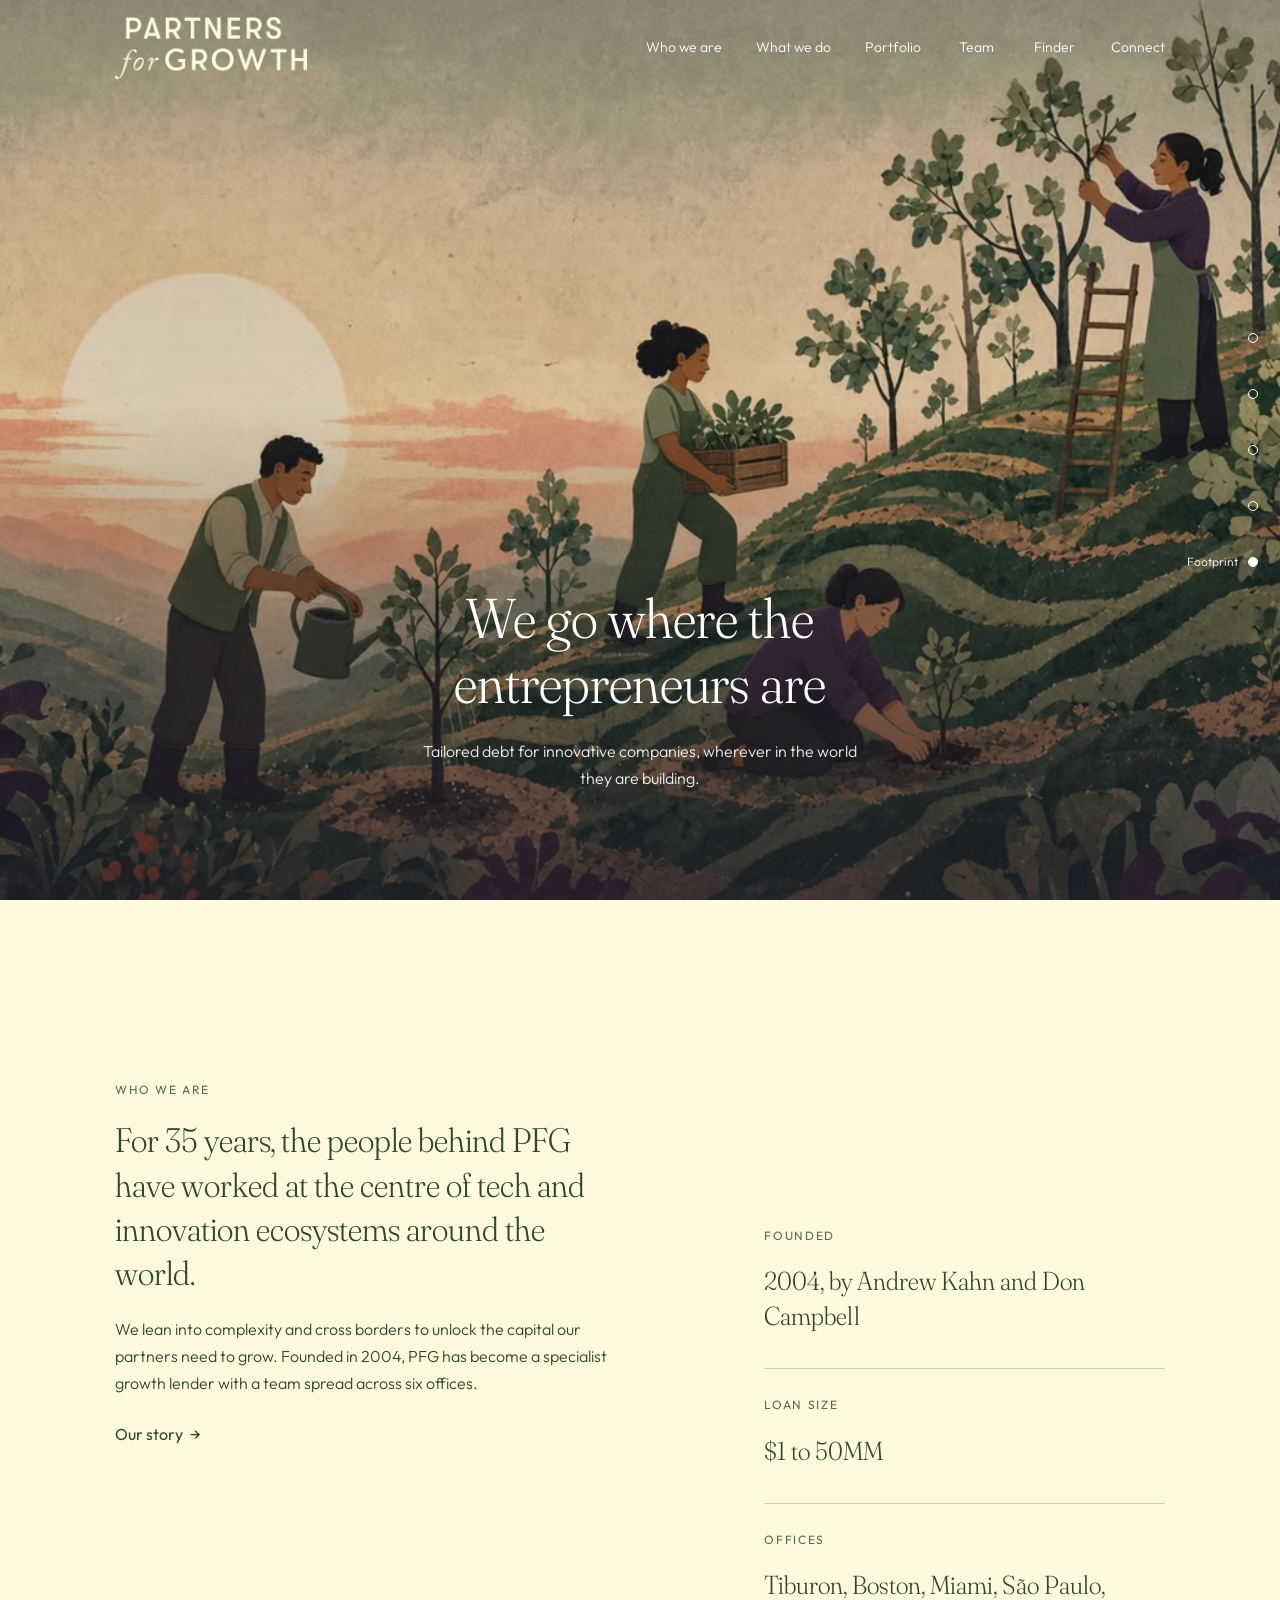
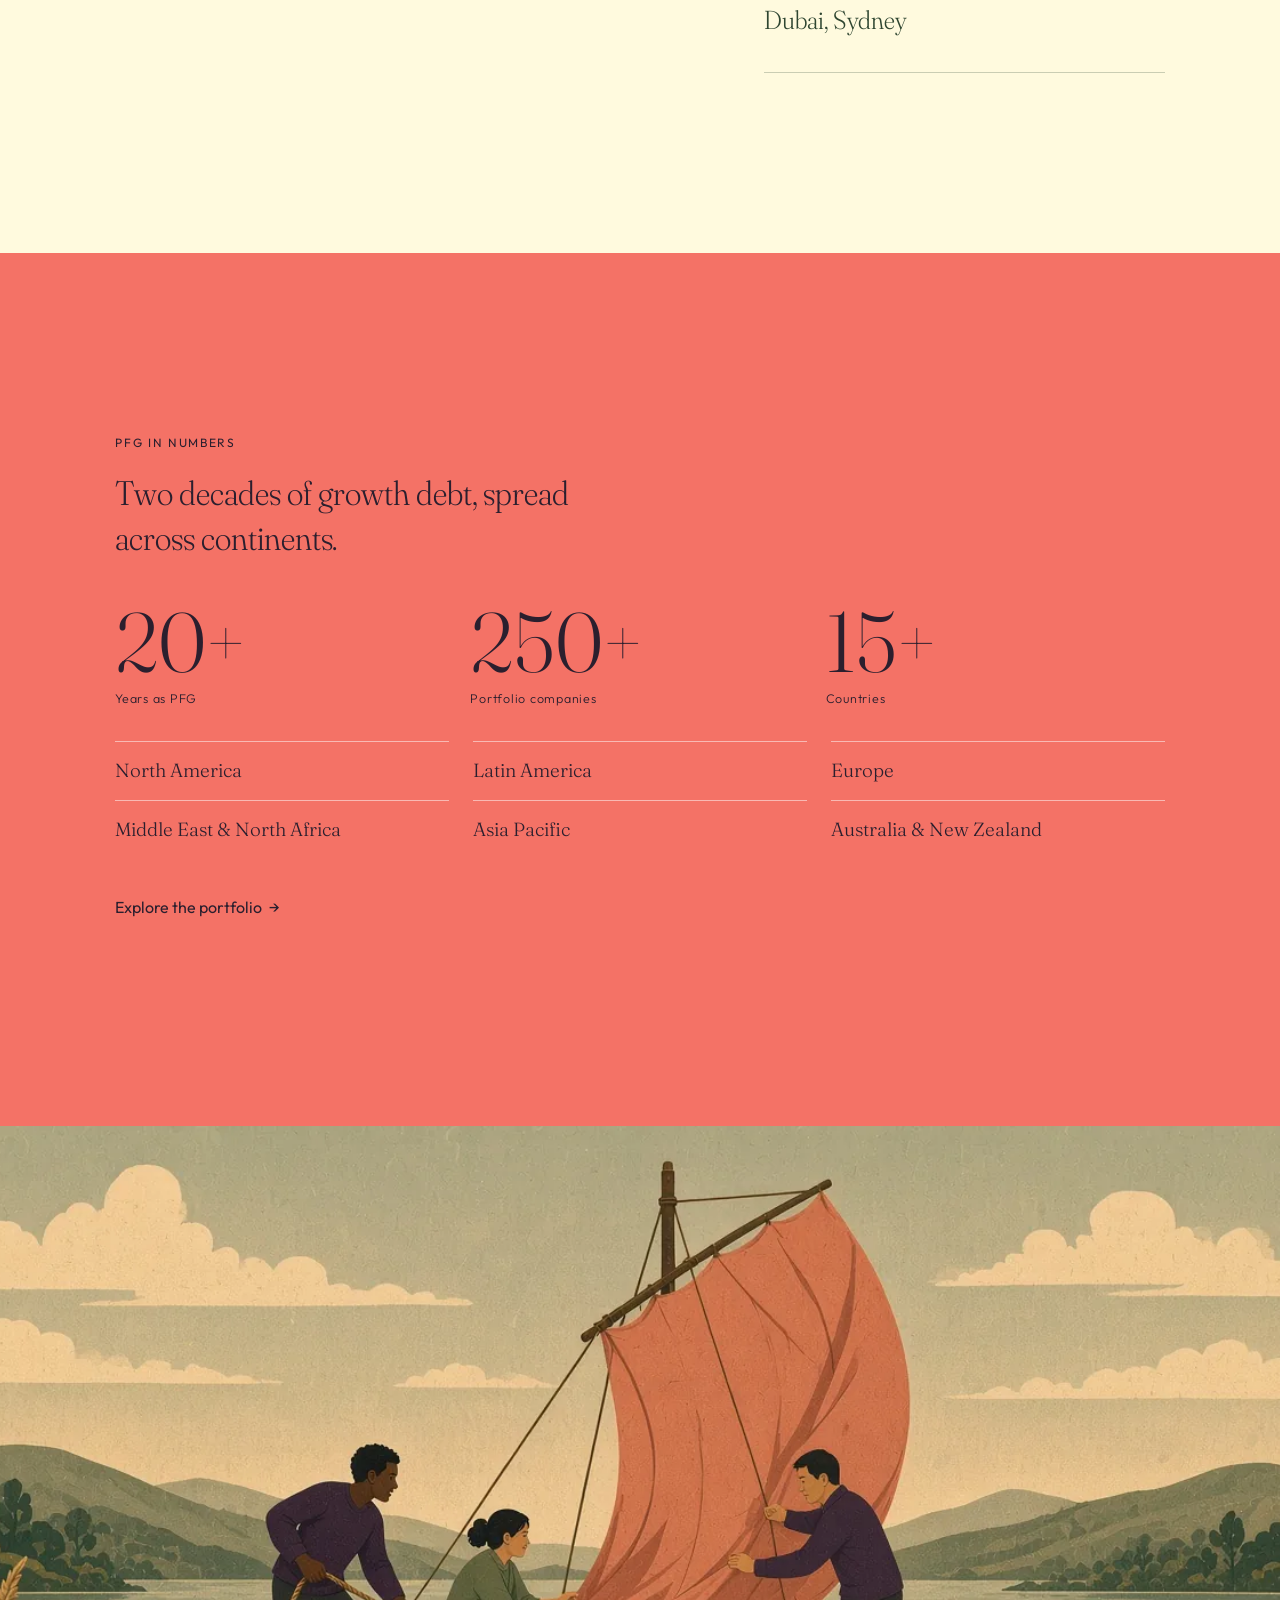
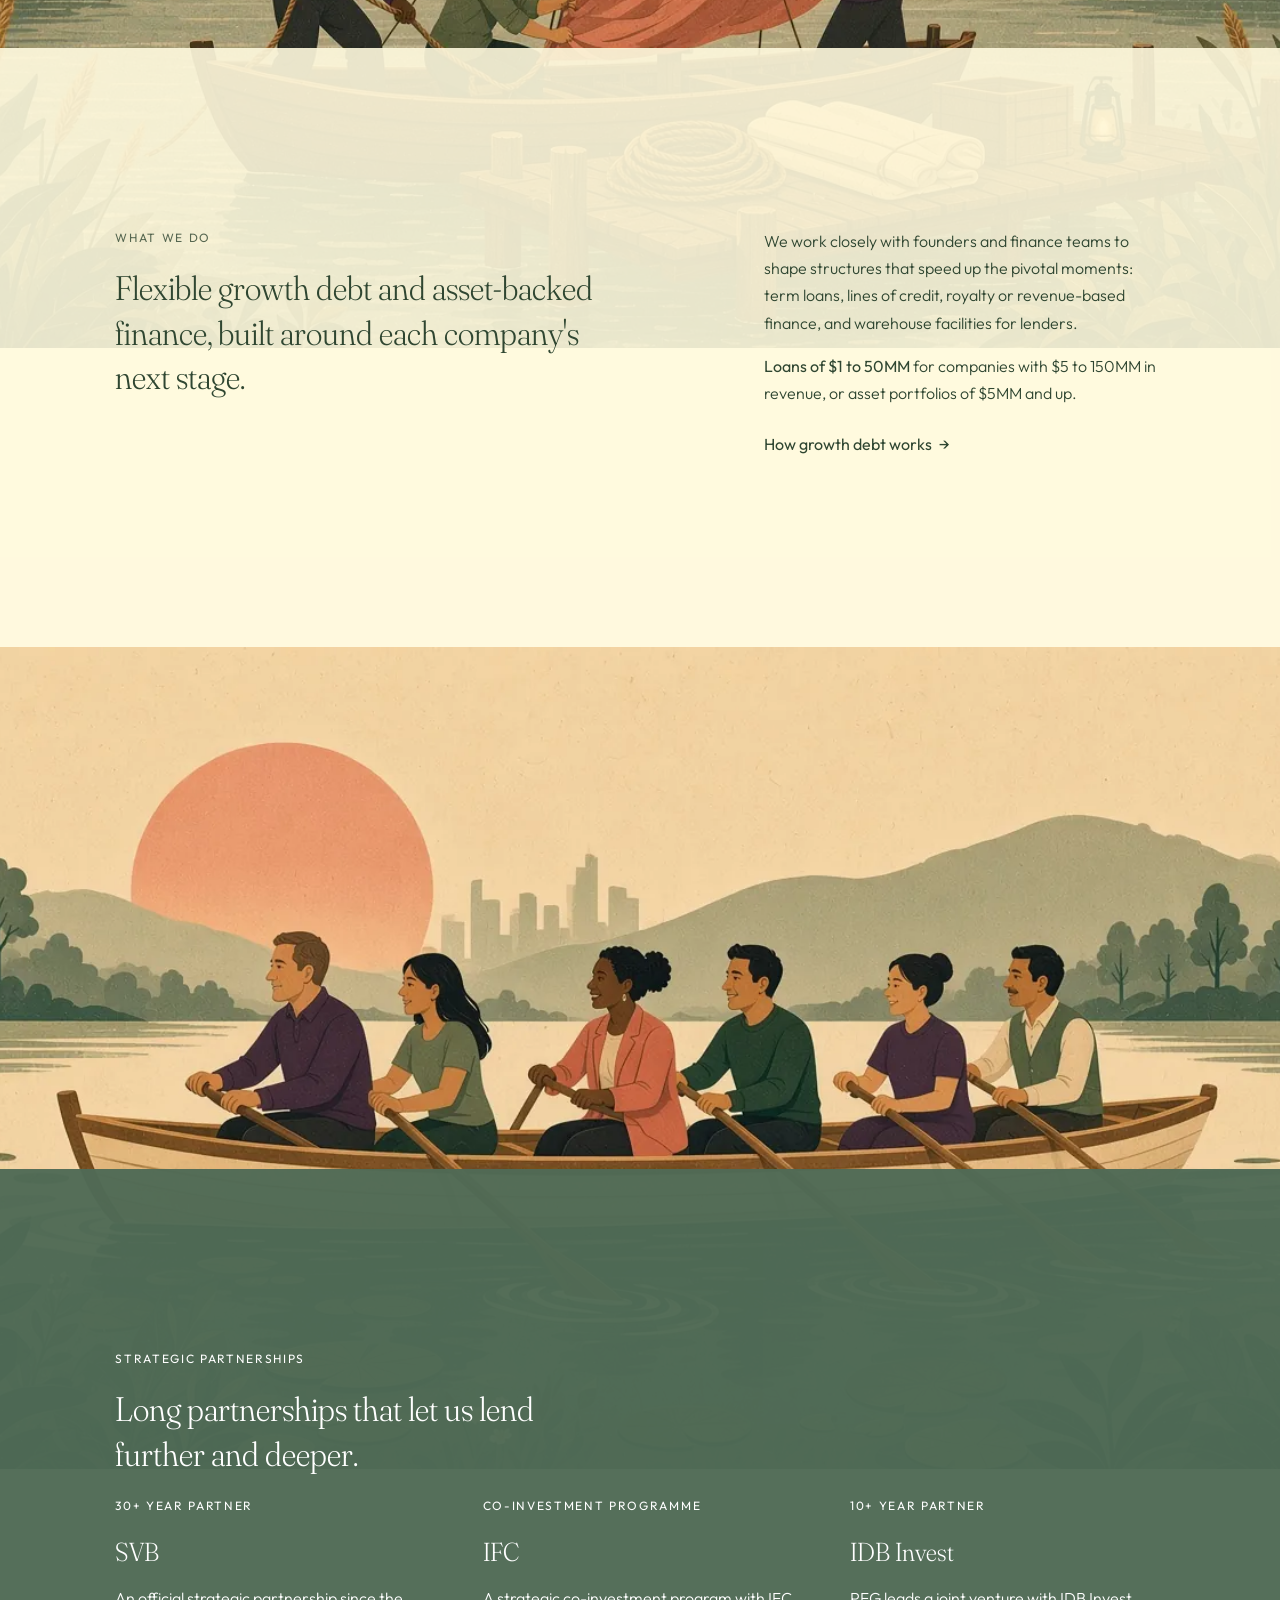
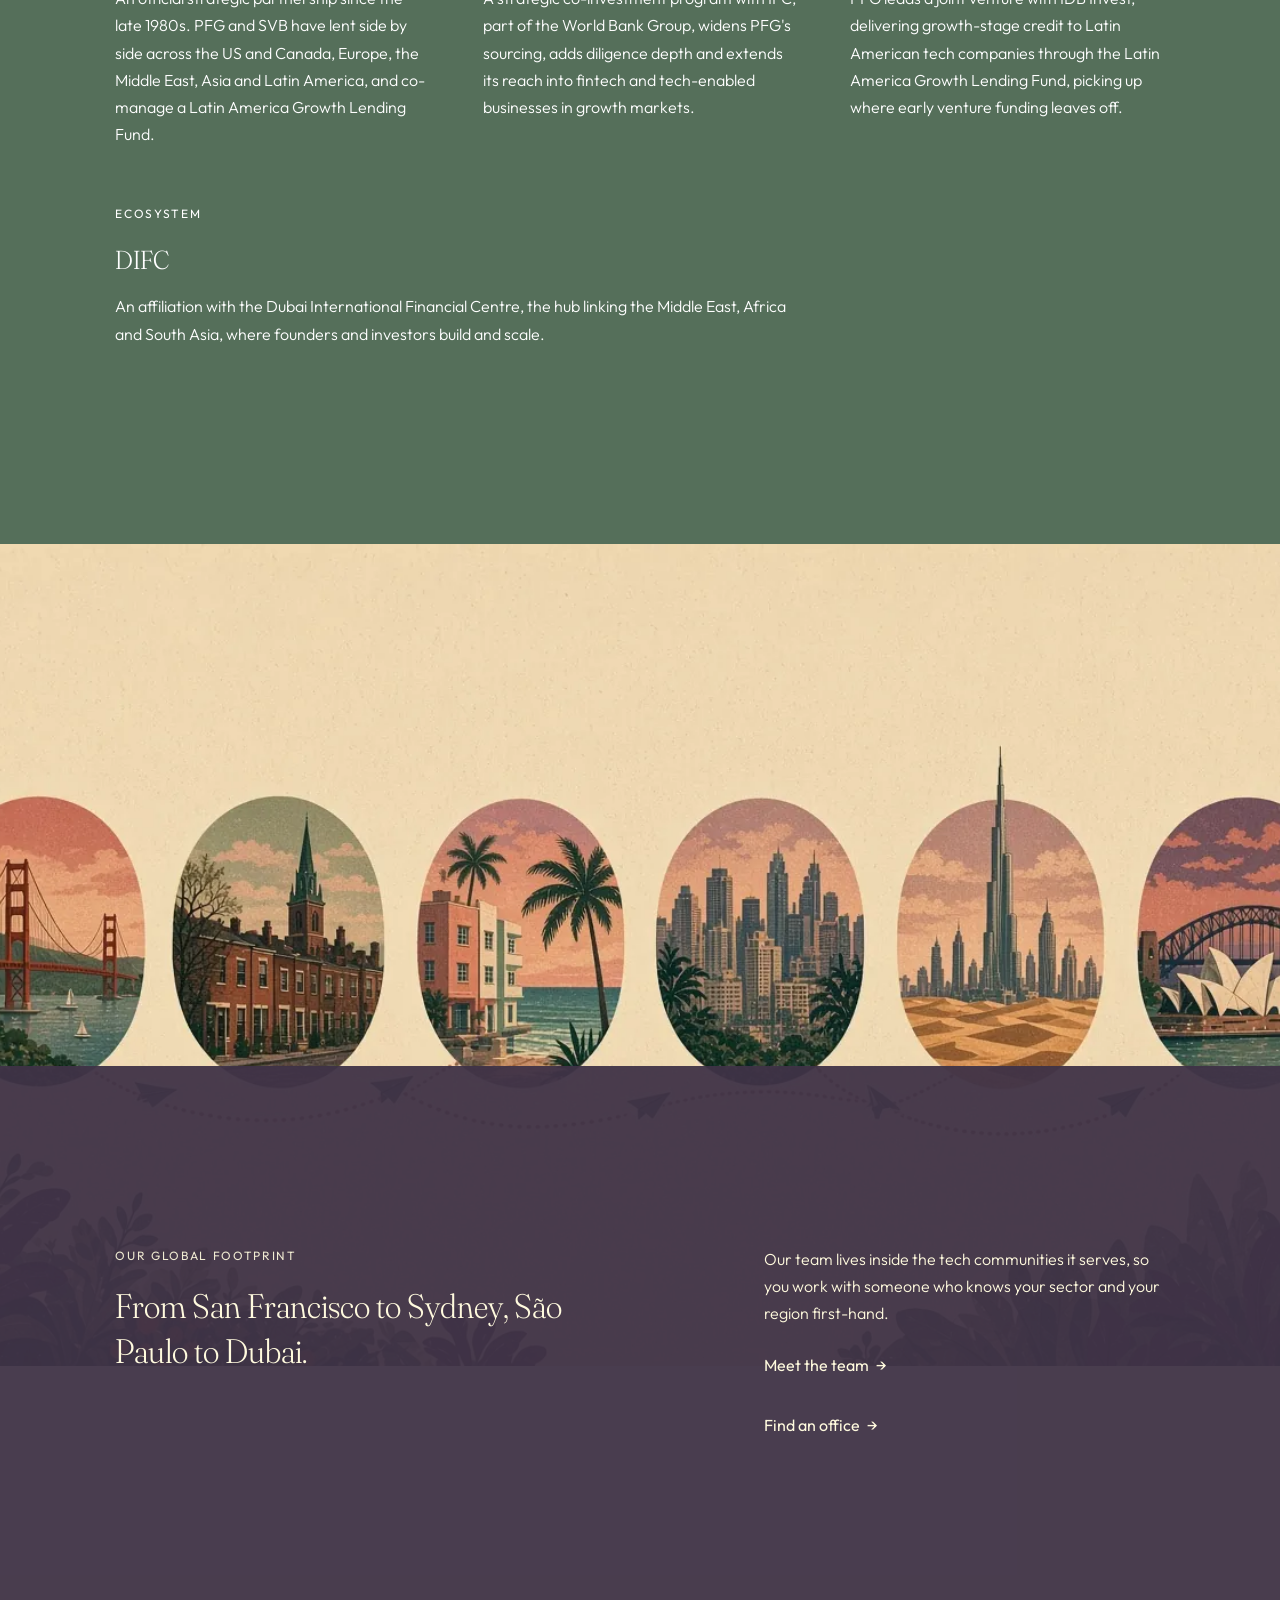
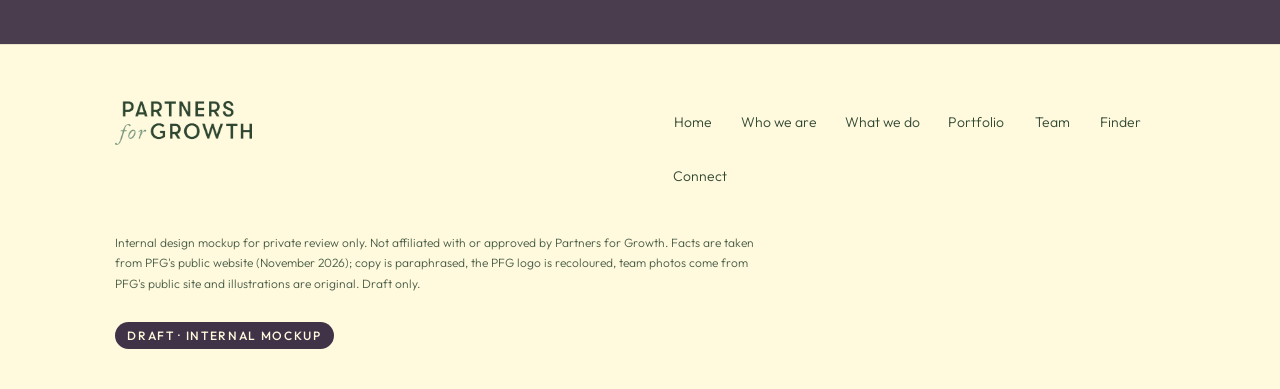
<file: index.html>
<!doctype html><html lang="en-AU"><head><meta charset="utf-8"><meta name="viewport" content="width=device-width,initial-scale=1">
<meta name="robots" content="noindex, nofollow"><link rel="icon" href="data:image/svg+xml,%3Csvg xmlns=%22http://www.w3.org/2000/svg%22 viewBox=%220 0 32 32%22%3E%3Ccircle cx=%2216%22 cy=%2216%22 r=%2216%22 fill=%22%232F4631%22/%3E%3C/svg%3E"><title>Home · Partners for Growth (internal mockup)</title><meta name="description" content="Internal mockup of the Partners for Growth website">
<link rel="preconnect" href="https://fonts.googleapis.com"><link rel="preconnect" href="https://fonts.gstatic.com" crossorigin>
<link rel="preload" as="style" href="https://fonts.googleapis.com/css2?family=Fraunces:ital,opsz,wght,SOFT@0,9..144,300..400,50;1,9..144,300,50&family=Outfit:wght@300;400;500&display=swap" onload="this.onload=null;this.rel='stylesheet'"><noscript><link rel="stylesheet" href="https://fonts.googleapis.com/css2?family=Fraunces:ital,opsz,wght,SOFT@0,9..144,300..400,50;1,9..144,300,50&family=Outfit:wght@300;400;500&display=swap"></noscript>
<link rel="stylesheet" href="css/site.css?v=v5"></head><body class="home">
<header class="hdr"><a class="brand" href="index.html" aria-label="Partners for Growth home"><img src="assets/brand/pfg-logo-cream.webp" alt="Partners for Growth" width="720" height="233"></a><nav class="nav" aria-label="Main"><a href="who-we-are.html">Who we are</a><a href="growth-debt.html">What we do</a><a href="portfolio.html">Portfolio</a><a href="team.html">Team</a><a href="finder.html">Finder</a><a href="connect.html">Connect</a></nav>
<button class="burger" aria-label="Menu" aria-expanded="false"><i></i><i></i></button></header>
<div class="overlay" role="dialog" aria-label="Menu"><img class="ologo" src="assets/brand/pfg-logo-cream.webp" alt="Partners for Growth" width="720" height="233"><a href="index.html">Home</a><a href="who-we-are.html">Who we are</a><a href="growth-debt.html">What we do</a><a href="portfolio.html">Portfolio</a><a href="team.html">Team</a><a href="finder.html">Finder</a><a href="connect.html">Connect</a></div><nav class="rail" aria-label="Sections"><a href="#who"><span>Who we are</span><i></i></a><a href="#numbers"><span>Numbers</span><i></i></a><a href="#what"><span>What we do</span><i></i></a><a href="#partners"><span>Partners</span><i></i></a><a href="#footprint"><span>Footprint</span><i></i></a></nav>
<main><section class="hero"><img class="scene" src="assets/img/hero-orchard.webp?v=v4" width="1600" height="900" fetchpriority="high" decoding="async" alt="Illustration: people tending young trees on terraced hills at dawn"><video class="scene hero-video" muted loop playsinline preload="none" aria-hidden="true" tabindex="-1" data-webm="assets/video/hero-loop.webm?v=v4" data-mp4="assets/video/hero-loop.mp4?v=v4"></video><div class="shade"></div>
<div class="wrap fx"><h1 class="big">We go where the entrepreneurs are</h1><p>Tailored debt for innovative companies, wherever in the world they are building.</p></div></section>
<section class="sec paper" id="who"><div class="wrap grid">
<div class="c6 fx"><span class="label">Who we are</span><h2 class="sect">For 35 years, the people behind PFG have worked at the centre of tech and innovation ecosystems around the world.</h2>
<p>We lean into complexity and cross borders to unlock the capital our partners need to grow. Founded in 2004, PFG has become a specialist growth lender with a team spread across six offices.</p><a class="arrow" href="who-we-are.html">Our story</a></div>
<div class="c5 push drop fx"><div class="rows"><div><span class="label">Founded</span><h3 class="med">2004, by Andrew Kahn and Don Campbell</h3></div><div><span class="label">Loan size</span><h3 class="med">$1 to 50MM</h3></div><div><span class="label">Offices</span><h3 class="med">Tiburon, Boston, Miami, São Paulo, Dubai, Sydney</h3></div></div></div></div></section>
<section class="sec coral" id="numbers"><div class="wrap"><div class="fx"><span class="label">PFG in numbers</span><h2 class="sect" style="max-width:24ch">Two decades of growth debt, spread across continents.</h2></div>
<div class="stats fx"><div class="stat"><b>20+</b><span>Years as PFG</span></div><div class="stat"><b>250+</b><span>Portfolio companies</span></div><div class="stat"><b>15+</b><span>Countries</span></div></div>
<ul class="regions fx"><li>North America</li><li>Latin America</li><li>Europe</li><li>Middle East &amp; North Africa</li><li>Asia Pacific</li><li>Australia &amp; New Zealand</li></ul>
<p style="margin-top:40px" class="fx"><a class="arrow" href="portfolio.html">Explore the portfolio</a></p></div></section>
<section class="pad " id=what ><div class="art"><img src="assets/img/what-we-do-sail.webp?v=v4" alt="Illustration: a crew rigging a new sail on a small boat as the wind picks up, with spare rope, sails and supplies on the jetty" width="1280" height="720" loading="lazy" decoding="async"></div><div class="panel pv-paper sec"><div class="wrap grid"><div class="c6 fx"><span class="label">What we do</span><h2 class="sect">Flexible growth debt and asset-backed finance, built around each company's next stage.</h2></div>
<div class="c5 push fx"><p>We work closely with founders and finance teams to shape structures that speed up the pivotal moments: term loans, lines of credit, royalty or revenue-based finance, and warehouse facilities for lenders.</p>
<p><strong style="font-weight:400">Loans of $1 to 50MM</strong> for companies with $5 to 150MM in revenue, or asset portfolios of $5MM and up.</p><a class="arrow" href="growth-debt.html">How growth debt works</a></div></div></div></section>
<section class="pad " id=partners data-dark=1><div class="art"><img src="assets/img/partners-rowing.webp?v=v4" alt="Illustration: six people rowing one long boat in time across a wide river at dawn" width="1280" height="720" loading="lazy" decoding="async"></div><div class="panel pv-sage sec"><div class="wrap"><div class="fx"><span class="label">Strategic partnerships</span><h2 class="sect" style="max-width:26ch">Long partnerships that let us lend further and deeper.</h2></div><div class="three">
<div class="fx"><span class="label">30+ year partner</span><h3 class="med">SVB</h3><p>An official strategic partnership since the late 1980s. PFG and SVB have lent side by side across the US and Canada, Europe, the Middle East, Asia and Latin America, and co-manage a Latin America Growth Lending Fund.</p></div>
<div class="fx"><span class="label">Co-investment programme</span><h3 class="med">IFC</h3><p>A strategic co-investment program with IFC, part of the World Bank Group, widens PFG's sourcing, adds diligence depth and extends its reach into fintech and tech-enabled businesses in growth markets.</p></div>
<div class="fx"><span class="label">10+ year partner</span><h3 class="med">IDB Invest</h3><p>PFG leads a joint venture with IDB Invest, delivering growth-stage credit to Latin American tech companies through the Latin America Growth Lending Fund, picking up where early venture funding leaves off.</p></div>
</div><div class="fx" style="margin-top:40px"><span class="label">Ecosystem</span><h3 class="med">DIFC</h3><p style="max-width:62ch">An affiliation with the Dubai International Financial Centre, the hub linking the Middle East, Africa and South Asia, where founders and investors build and scale.</p></div></div></div></section>
<section class="pad swipe" id=footprint data-dark=1><div class="art" tabindex="0" role="region" aria-label="Six office cities, scroll sideways"><img src="assets/img/footprint-cities.webp?v=v4" alt="Illustration: six city vignettes, from the Golden Gate Bridge to the Sydney Opera House, linked by a dotted flight path" width="1280" height="720" loading="lazy" decoding="async"><span class="swipe-hint" aria-hidden="true">Swipe to see all six cities</span></div><div class="panel pv-plum sec"><div class="wrap grid"><div class="c6 fx"><span class="label">Our global footprint</span><h2 class="sect">From San Francisco to Sydney, São Paulo to Dubai.</h2></div>
<div class="c5 push fx"><p>Our team lives inside the tech communities it serves, so you work with someone who knows your sector and your region first-hand.</p><p><a class="arrow" href="team.html">Meet the team</a></p><p><a class="arrow" href="connect.html">Find an office</a></p></div></div></div></section></main>
<footer class="ftr"><div class="wrap"><div class="grid"><div class="c6"><a class="brand" href="index.html" aria-label="Partners for Growth home"><img src="assets/brand/pfg-logo-green.webp" alt="Partners for Growth" width="720" height="233"></a></div>
<div class="c6"><nav aria-label="Footer"><a href="index.html">Home</a><a href="who-we-are.html">Who we are</a><a href="growth-debt.html">What we do</a><a href="portfolio.html">Portfolio</a><a href="team.html">Team</a><a href="finder.html">Finder</a><a href="connect.html">Connect</a></nav></div></div>
<p class="legal">Internal design mockup for private review only. Not affiliated with or approved by Partners for Growth. Facts are taken from PFG's public website (November 2026); copy is paraphrased, the PFG logo is recoloured, team photos come from PFG's public site and illustrations are original. Draft only.</p><p class="draft">Draft · internal mockup</p></div></footer>
<script src="js/portfolio-data.js"></script><script src="js/site.js?v=v5"></script></body></html>
</file>
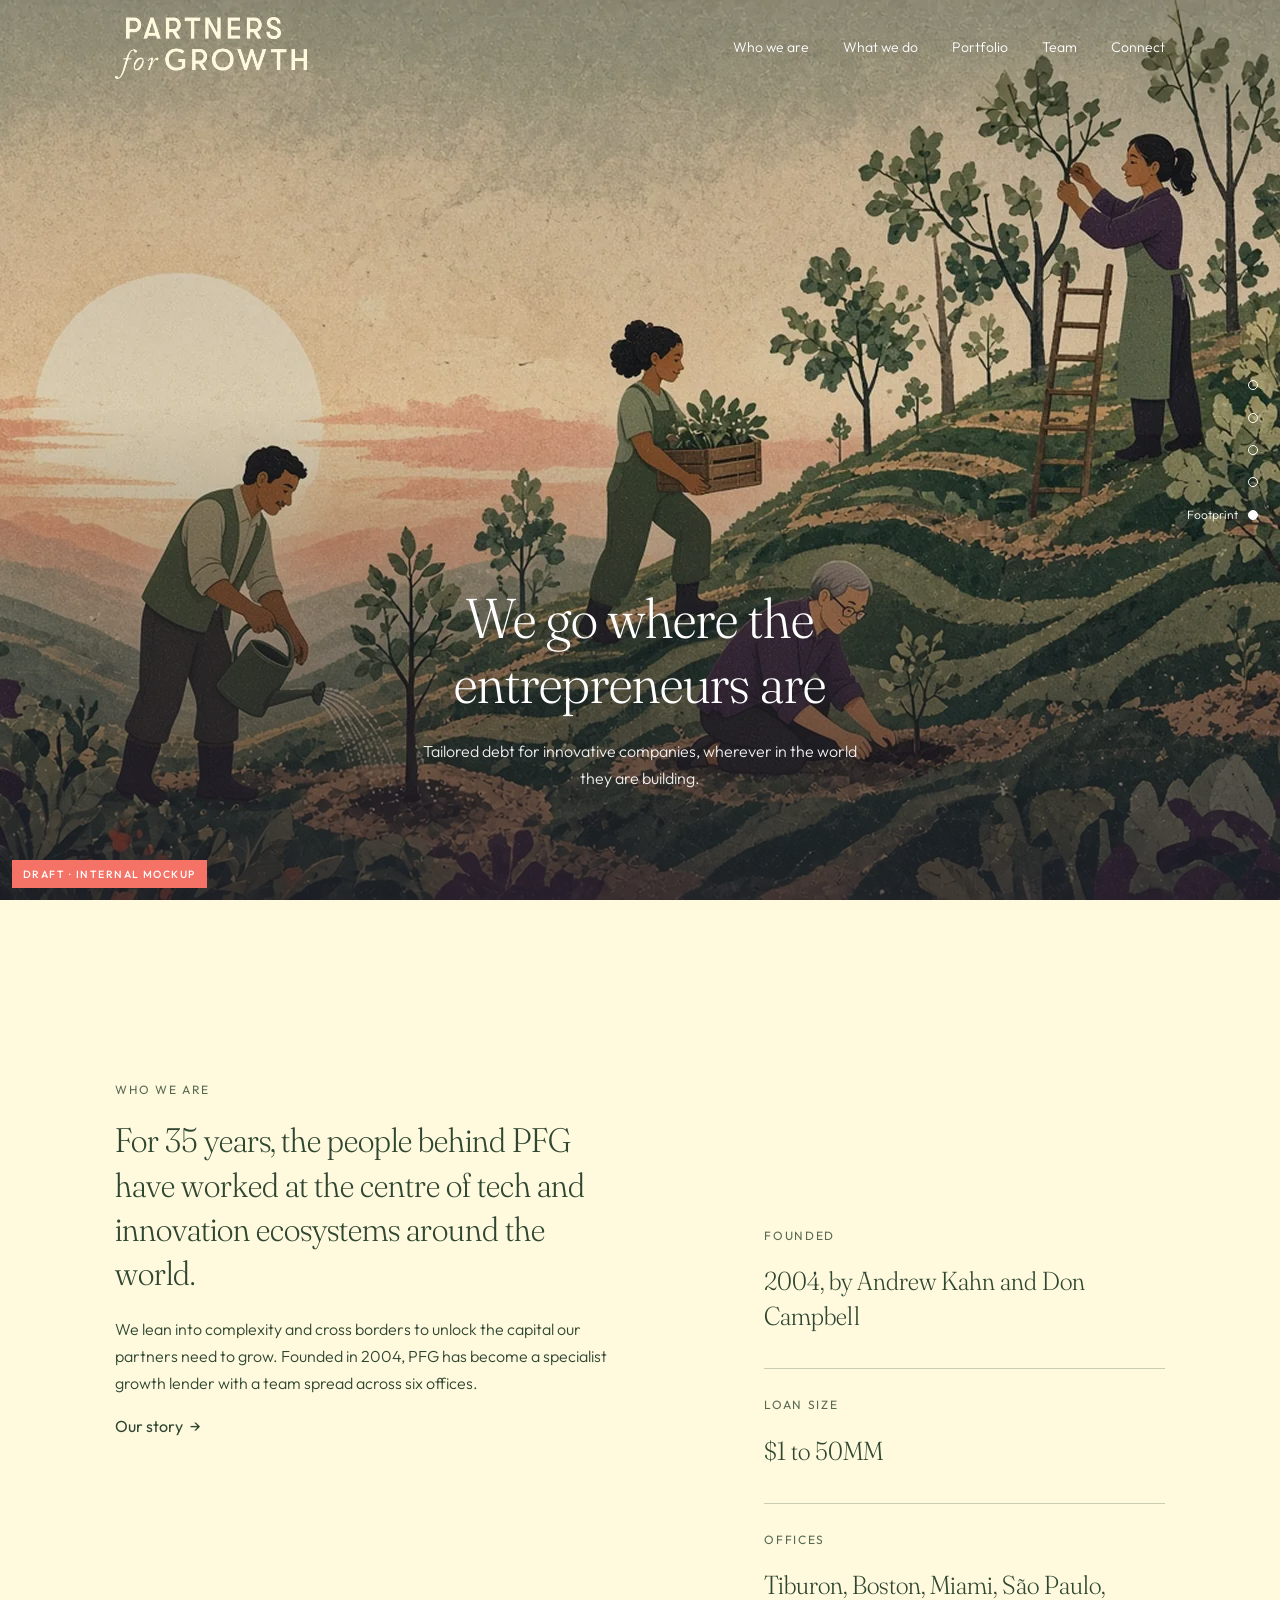
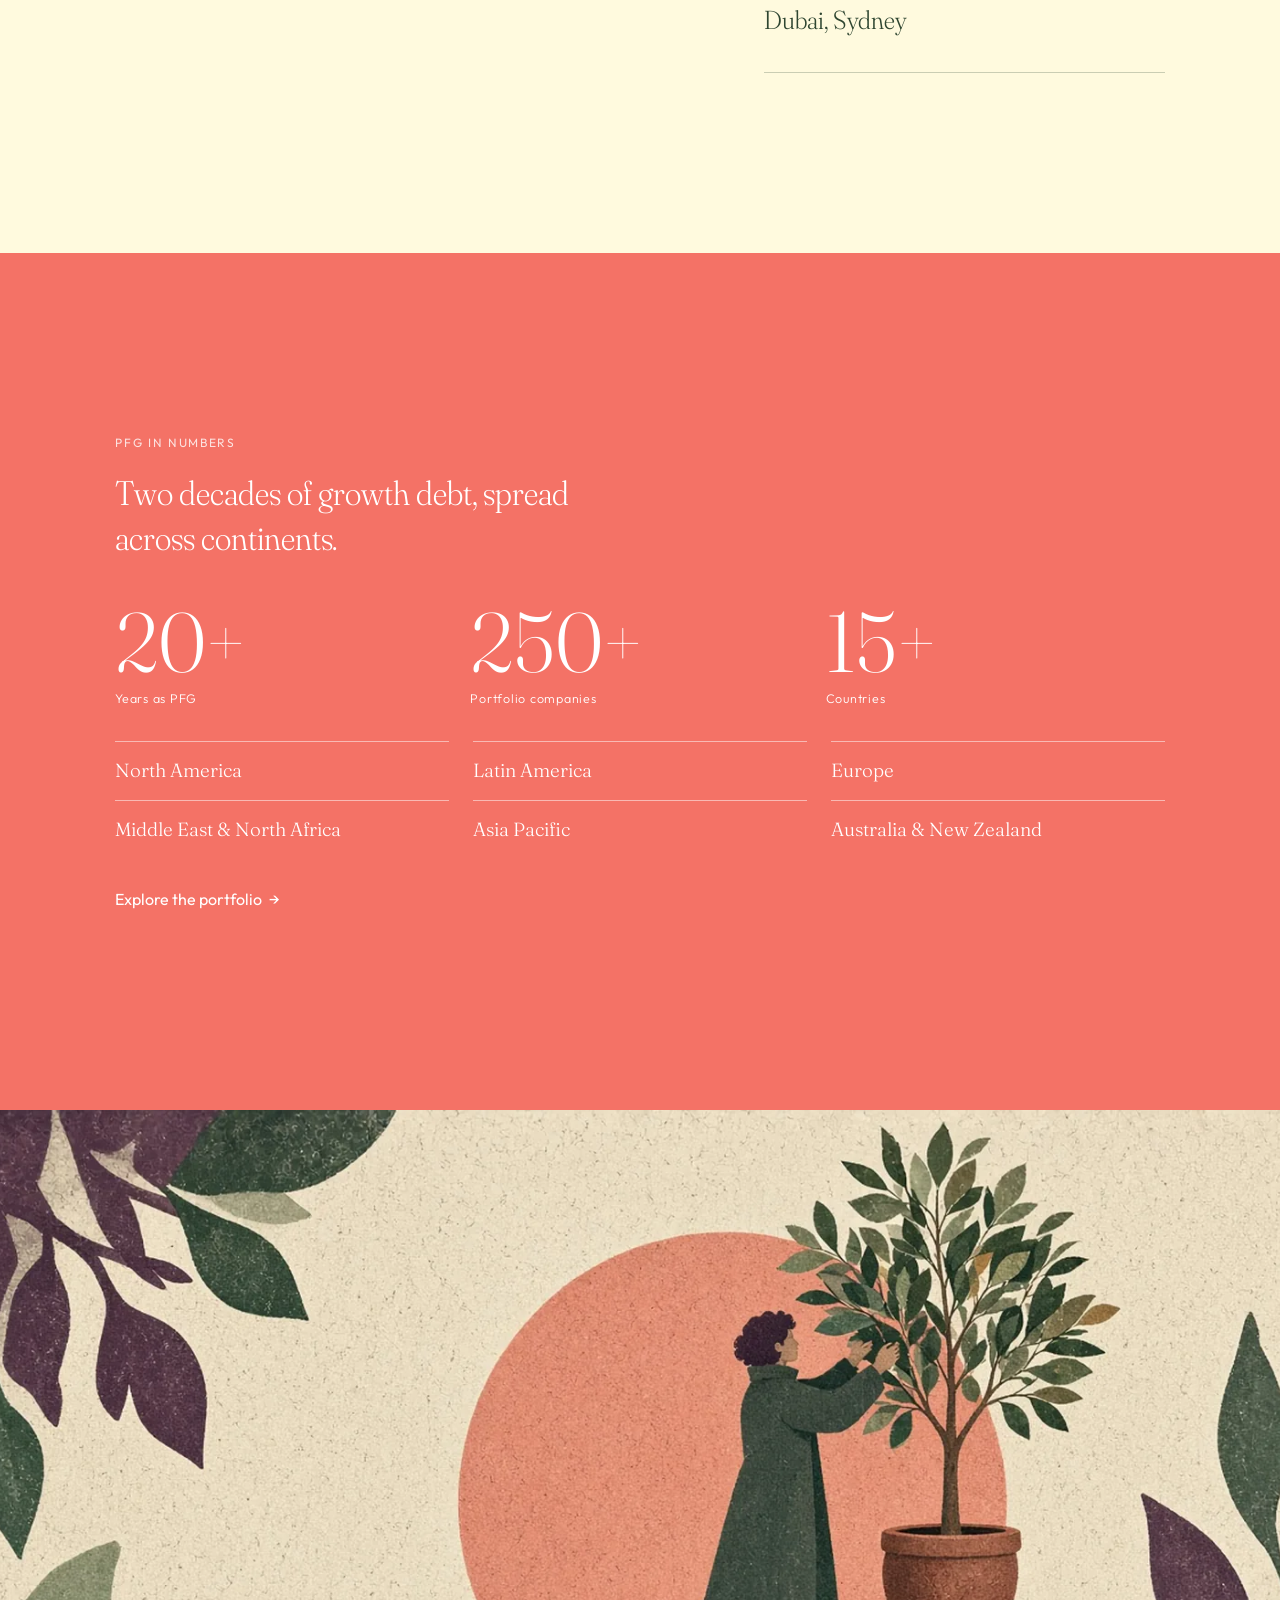
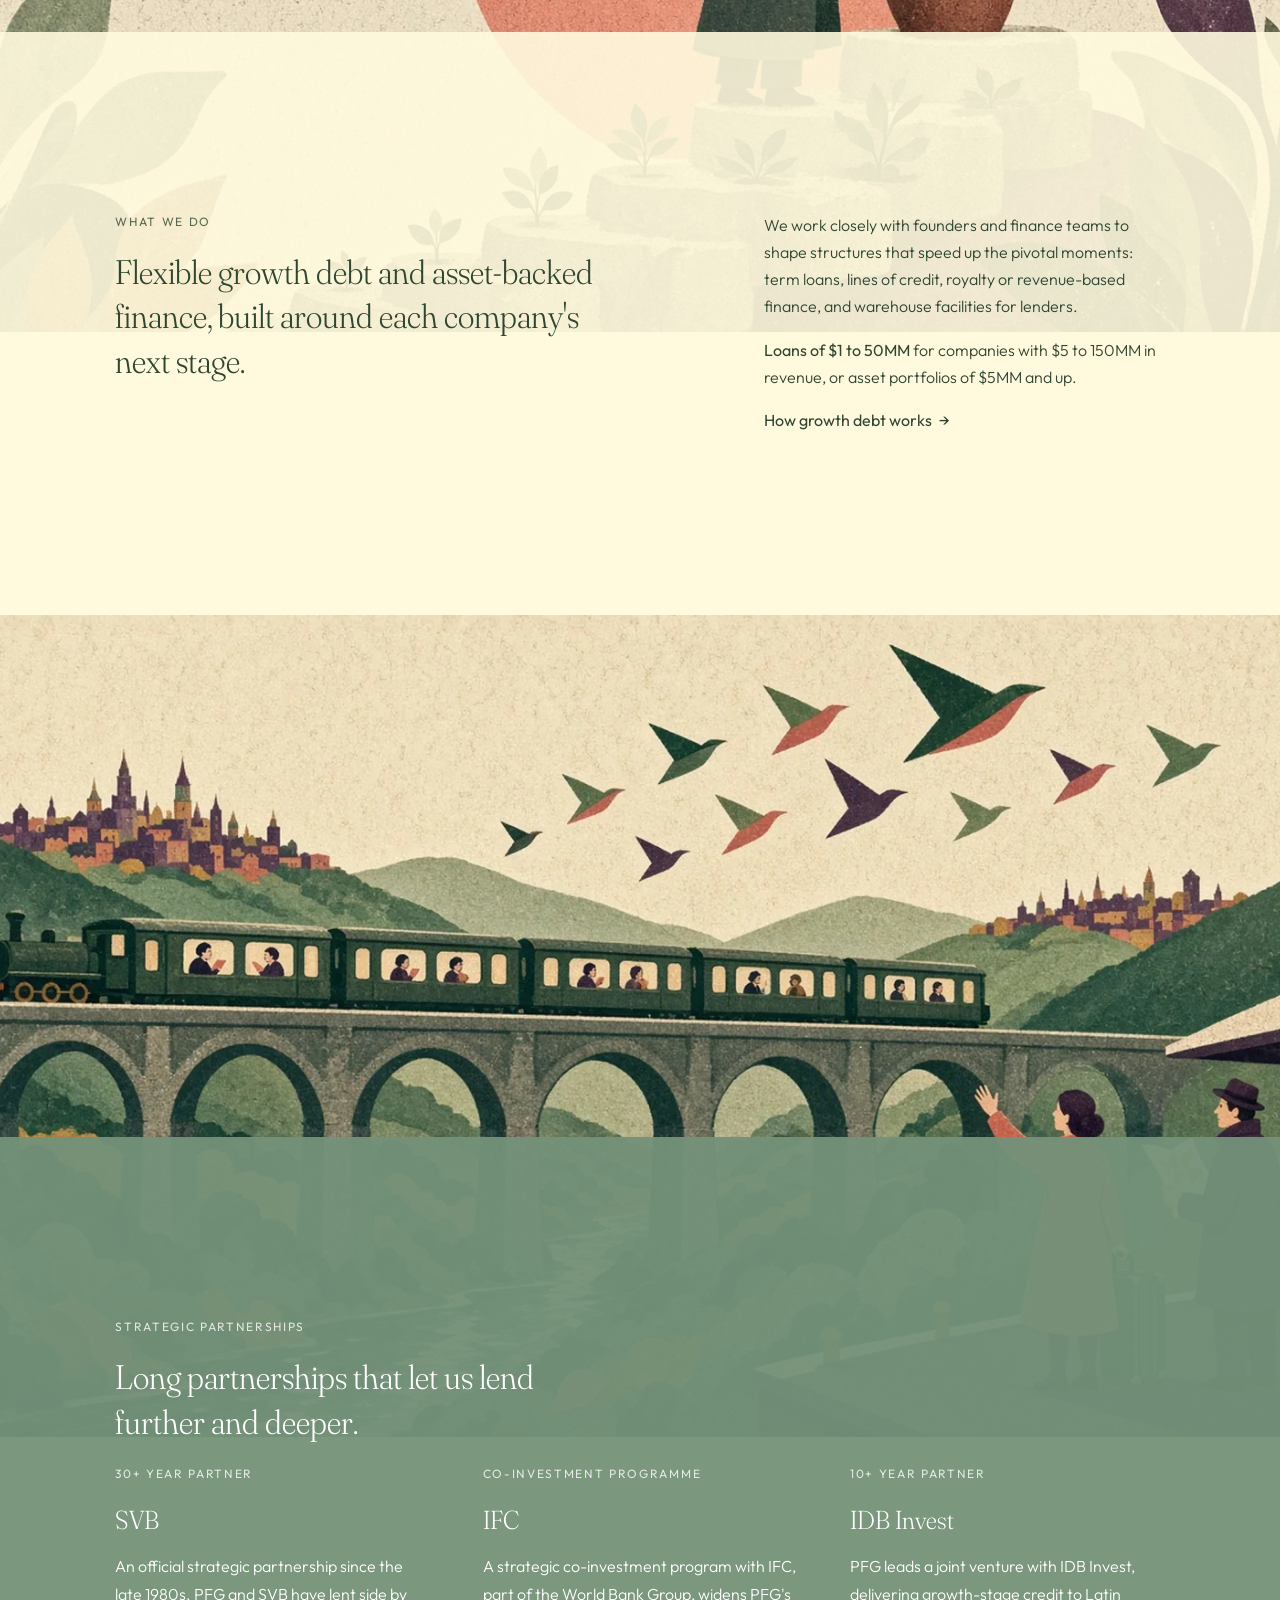
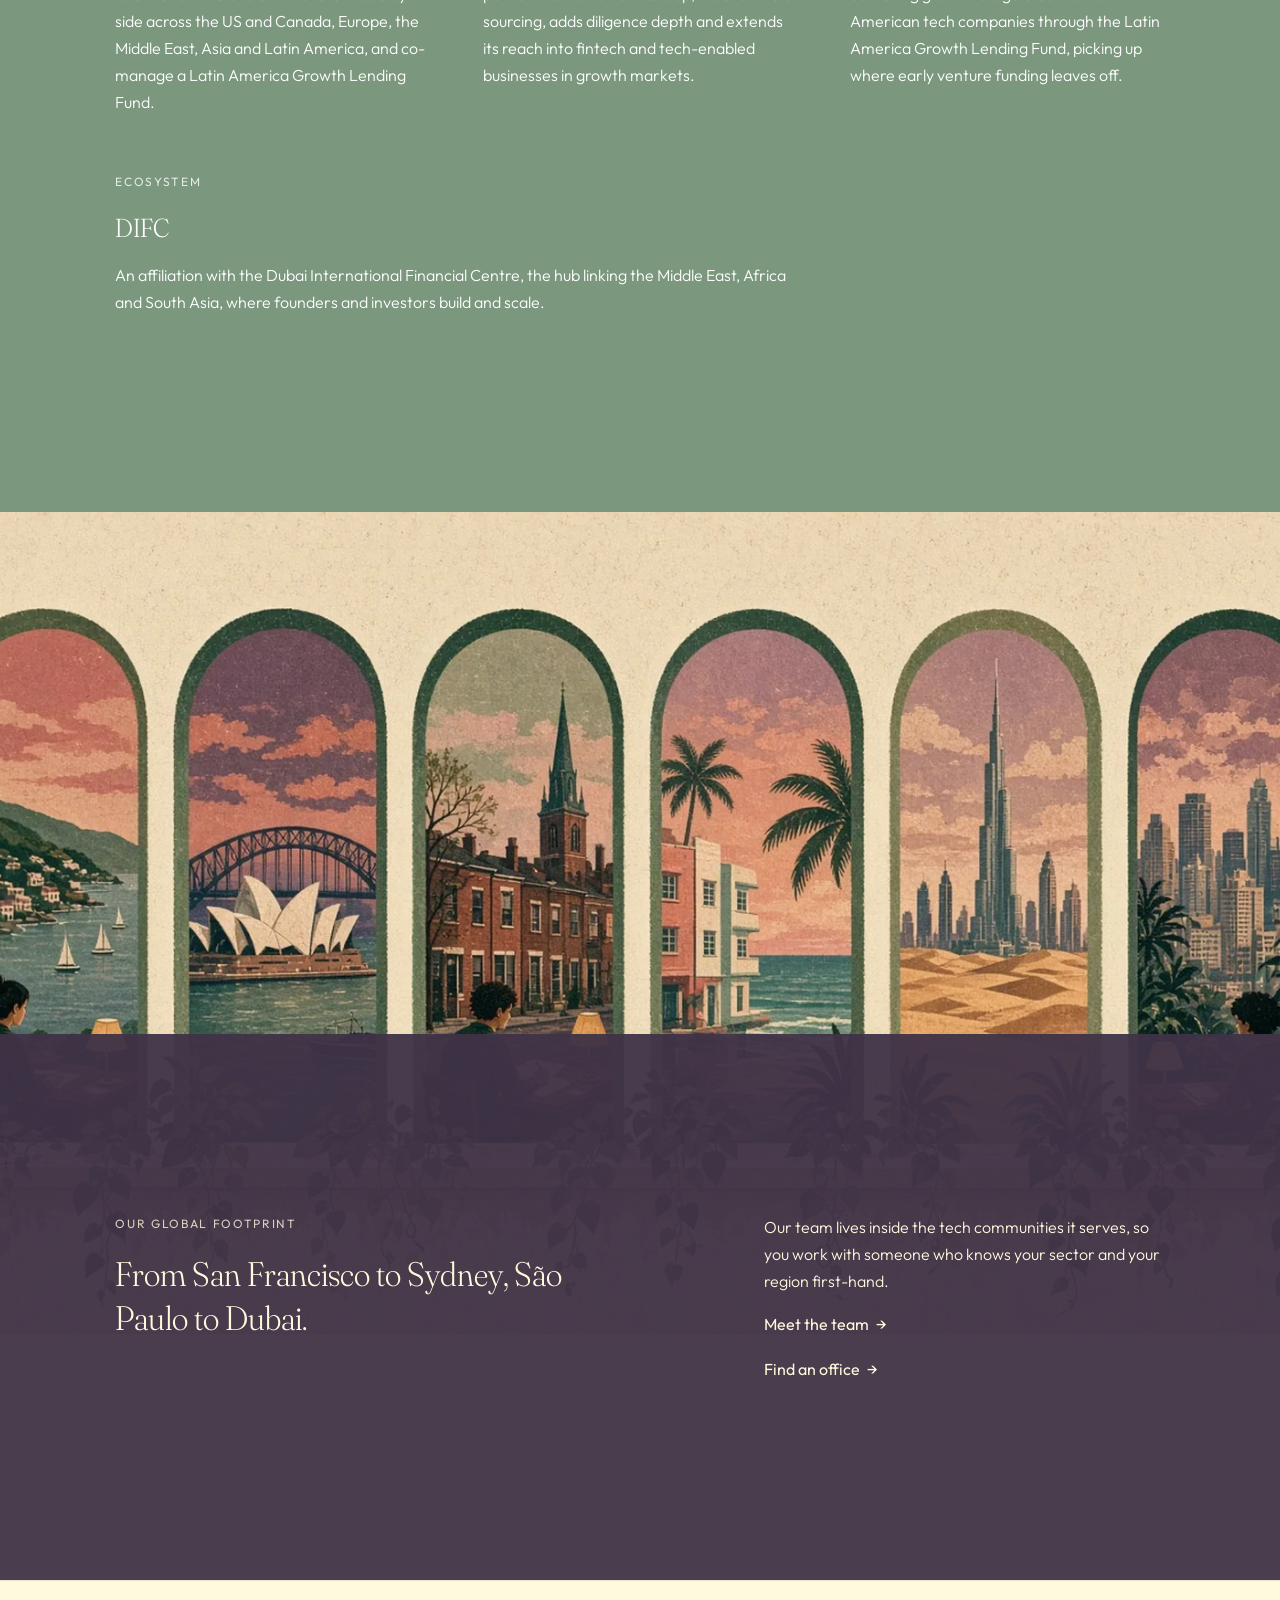
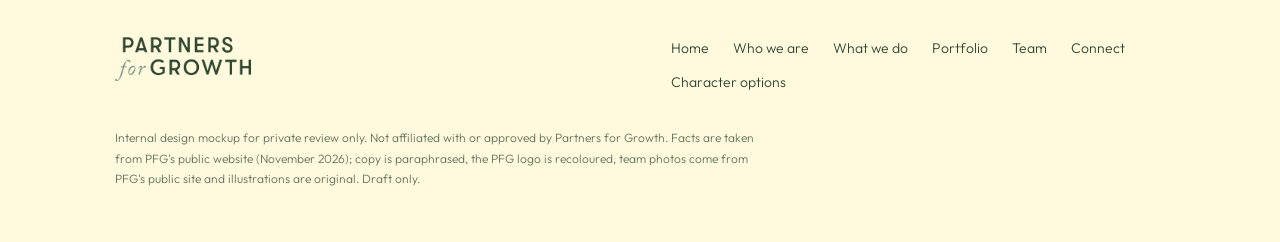
<file: v1/index.html>
<!doctype html><html lang="en-AU"><head><meta charset="utf-8"><meta name="viewport" content="width=device-width,initial-scale=1">
<meta name="robots" content="noindex, nofollow"><title>Home · Partners for Growth (internal mockup)</title><meta name="description" content="Internal mockup of the Partners for Growth website">
<link rel="preconnect" href="https://fonts.googleapis.com"><link rel="preconnect" href="https://fonts.gstatic.com" crossorigin>
<link href="https://fonts.googleapis.com/css2?family=Fraunces:ital,opsz,wght,SOFT@0,9..144,300..400,50;1,9..144,300,50&family=Outfit:wght@300;400;500&display=swap" rel="stylesheet">
<link rel="stylesheet" href="css/site.css?v=1794595943"></head><body class="home">
<header class="hdr"><a class="brand" href="index.html" aria-label="Partners for Growth home"><img src="assets/brand/pfg-logo-cream.png" alt="Partners for Growth" width="720" height="233"></a><nav class="nav" aria-label="Main"><a href="who-we-are.html">Who we are</a><a href="growth-debt.html">What we do</a><a href="portfolio.html">Portfolio</a><a href="team.html">Team</a><a href="connect.html">Connect</a></nav>
<button class="burger" aria-label="Menu" aria-expanded="false"><i></i><i></i></button></header>
<div class="overlay" role="dialog" aria-label="Menu"><img class="ologo" src="assets/brand/pfg-logo-cream.png" alt="Partners for Growth" width="720" height="233"><a href="index.html">Home</a><a href="who-we-are.html">Who we are</a><a href="growth-debt.html">What we do</a><a href="portfolio.html">Portfolio</a><a href="team.html">Team</a><a href="connect.html">Connect</a></div><nav class="rail" aria-label="Sections"><a href="#who"><span>Who we are</span><i></i></a><a href="#numbers"><span>Numbers</span><i></i></a><a href="#what"><span>What we do</span><i></i></a><a href="#partners"><span>Partners</span><i></i></a><a href="#footprint"><span>Footprint</span><i></i></a></nav>
<main><section class="hero"><img class="scene" src="assets/img/hero-orchard.webp?v=mix1" alt="Illustration: people tending young trees on terraced hills at dawn"><div class="shade"></div>
<div class="wrap fx"><h1 class="big">We go where the entrepreneurs are</h1><p>Tailored debt for innovative companies, wherever in the world they are building.</p></div></section>
<section class="sec paper" id="who"><div class="wrap grid">
<div class="c6 fx"><span class="label">Who we are</span><h2 class="sect">For 35 years, the people behind PFG have worked at the centre of tech and innovation ecosystems around the world.</h2>
<p>We lean into complexity and cross borders to unlock the capital our partners need to grow. Founded in 2004, PFG has become a specialist growth lender with a team spread across six offices.</p><a class="arrow" href="who-we-are.html">Our story</a></div>
<div class="c5 push drop fx"><div class="rows"><div><span class="label">Founded</span><h3 class="med">2004, by Andrew Kahn and Don Campbell</h3></div><div><span class="label">Loan size</span><h3 class="med">$1 to 50MM</h3></div><div><span class="label">Offices</span><h3 class="med">Tiburon, Boston, Miami, São Paulo, Dubai, Sydney</h3></div></div></div></div></section>
<section class="sec coral" id="numbers" data-dark="1"><div class="wrap"><div class="fx"><span class="label">PFG in numbers</span><h2 class="sect" style="max-width:24ch">Two decades of growth debt, spread across continents.</h2></div>
<div class="stats fx"><div class="stat"><b>20+</b><span>Years as PFG</span></div><div class="stat"><b>250+</b><span>Portfolio companies</span></div><div class="stat"><b>15+</b><span>Countries</span></div></div>
<ul class="regions fx"><li>North America</li><li>Latin America</li><li>Europe</li><li>Middle East &amp; North Africa</li><li>Asia Pacific</li><li>Australia &amp; New Zealand</li></ul>
<p style="margin-top:40px" class="fx"><a class="arrow" href="portfolio.html">Explore the portfolio</a></p></div></section>
<section class="pad" id=what ><div class="art"><img src="assets/img/growth.webp" alt="Illustration: a founder tending a young tree at the top of rising steps" loading="lazy"></div><div class="panel pv-paper sec"><div class="wrap grid"><div class="c6 fx"><span class="label">What we do</span><h2 class="sect">Flexible growth debt and asset-backed finance, built around each company's next stage.</h2></div>
<div class="c5 push fx"><p>We work closely with founders and finance teams to shape structures that speed up the pivotal moments: term loans, lines of credit, royalty or revenue-based finance, and warehouse facilities for lenders.</p>
<p><strong style="font-weight:400">Loans of $1 to 50MM</strong> for companies with $5 to 150MM in revenue, or asset portfolios of $5MM and up.</p><a class="arrow" href="growth-debt.html">How growth debt works</a></div></div></div></section>
<section class="pad" id=partners data-dark=1><div class="art"><img src="assets/img/travellers.webp" alt="Illustration: travellers and a train crossing an arched viaduct between cities" loading="lazy"></div><div class="panel pv-sage sec"><div class="wrap"><div class="fx"><span class="label">Strategic partnerships</span><h2 class="sect" style="max-width:26ch">Long partnerships that let us lend further and deeper.</h2></div><div class="three">
<div class="fx"><span class="label">30+ year partner</span><h3 class="med">SVB</h3><p>An official strategic partnership since the late 1980s. PFG and SVB have lent side by side across the US and Canada, Europe, the Middle East, Asia and Latin America, and co-manage a Latin America Growth Lending Fund.</p></div>
<div class="fx"><span class="label">Co-investment programme</span><h3 class="med">IFC</h3><p>A strategic co-investment program with IFC, part of the World Bank Group, widens PFG's sourcing, adds diligence depth and extends its reach into fintech and tech-enabled businesses in growth markets.</p></div>
<div class="fx"><span class="label">10+ year partner</span><h3 class="med">IDB Invest</h3><p>PFG leads a joint venture with IDB Invest, delivering growth-stage credit to Latin American tech companies through the Latin America Growth Lending Fund, picking up where early venture funding leaves off.</p></div>
</div><div class="fx" style="margin-top:40px"><span class="label">Ecosystem</span><h3 class="med">DIFC</h3><p style="max-width:62ch">An affiliation with the Dubai International Financial Centre, the hub linking the Middle East, Africa and South Asia, where founders and investors build and scale.</p></div></div></div></section>
<section class="pad" id=footprint data-dark=1><div class="art"><img src="assets/img/offices.webp" alt="Illustration: a row of arched windows opening onto cities around the world" loading="lazy"></div><div class="panel pv-plum sec"><div class="wrap grid"><div class="c6 fx"><span class="label">Our global footprint</span><h2 class="sect">From San Francisco to Sydney, São Paulo to Dubai.</h2></div>
<div class="c5 push fx"><p>Our team lives inside the tech communities it serves, so you work with someone who knows your sector and your region first-hand.</p><p><a class="arrow" href="team.html">Meet the team</a></p><p><a class="arrow" href="connect.html">Find an office</a></p></div></div></div></section></main>
<footer class="ftr"><div class="wrap"><div class="grid"><div class="c6"><a class="brand" href="index.html" aria-label="Partners for Growth home"><img src="assets/brand/pfg-logo-green.png" alt="Partners for Growth" width="720" height="233"></a></div>
<div class="c6"><nav aria-label="Footer"><a href="index.html">Home</a><a href="who-we-are.html">Who we are</a><a href="growth-debt.html">What we do</a><a href="portfolio.html">Portfolio</a><a href="team.html">Team</a><a href="connect.html">Connect</a><a href="characters.html">Character options</a></nav></div></div>
<p class="legal">Internal design mockup for private review only. Not affiliated with or approved by Partners for Growth. Facts are taken from PFG's public website (November 2026); copy is paraphrased, the PFG logo is recoloured, team photos come from PFG's public site and illustrations are original. Draft only.</p></div></footer>
<div class="draft">Draft · internal mockup</div>
<script src="js/portfolio-data.js"></script><script src="js/site.js?v=1794595943"></script></body></html>
</file>
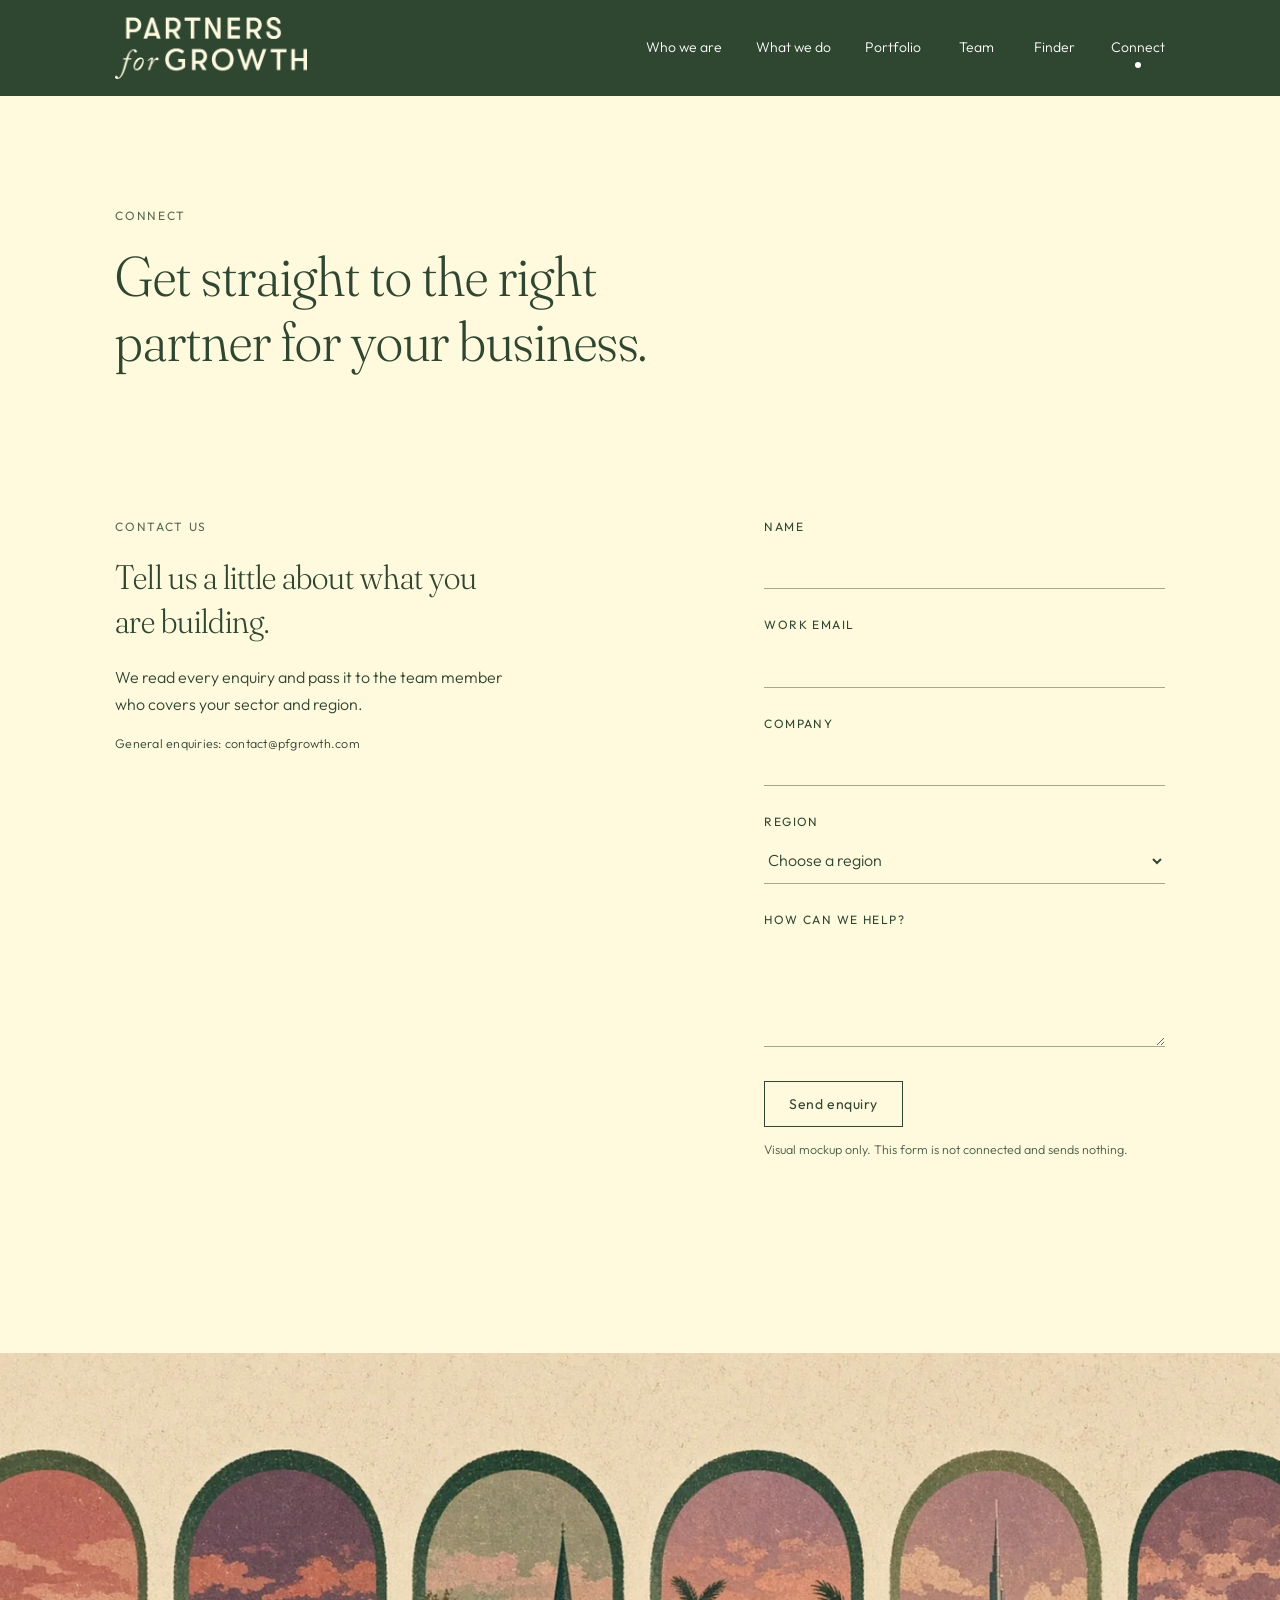
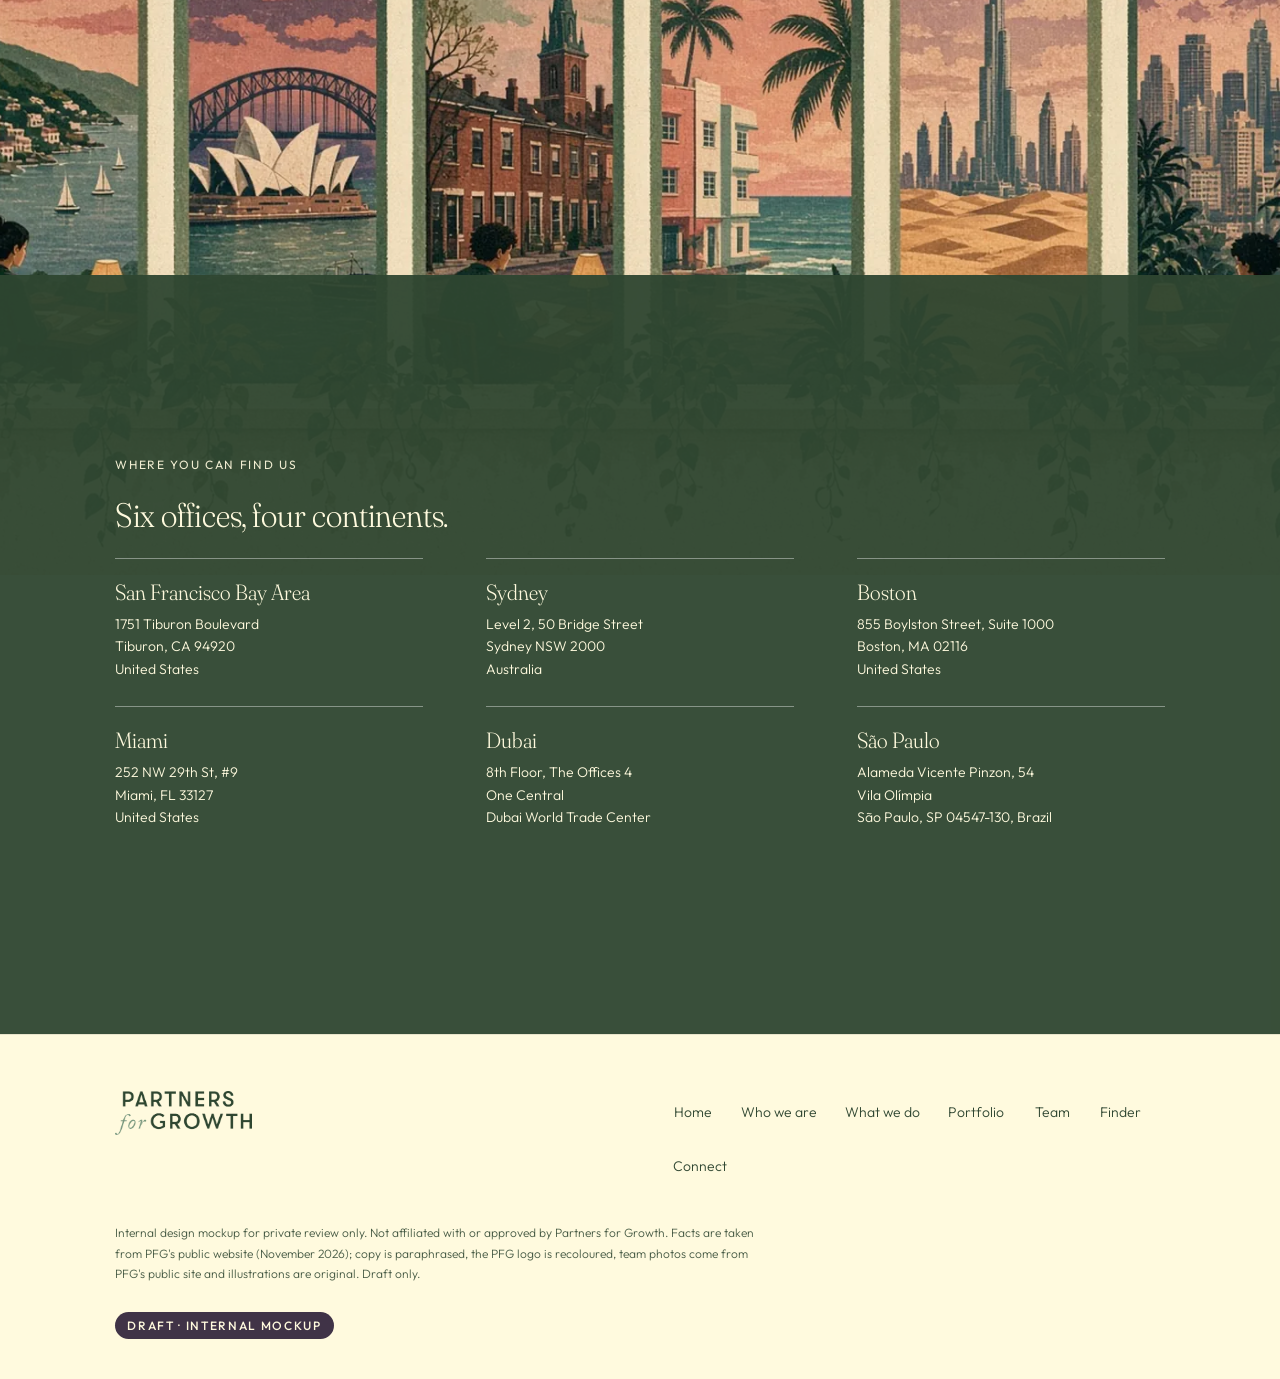
<file: connect.html>
<!doctype html><html lang="en-AU"><head><meta charset="utf-8"><meta name="viewport" content="width=device-width,initial-scale=1">
<meta name="robots" content="noindex, nofollow"><link rel="icon" href="data:image/svg+xml,%3Csvg xmlns=%22http://www.w3.org/2000/svg%22 viewBox=%220 0 32 32%22%3E%3Ccircle cx=%2216%22 cy=%2216%22 r=%2216%22 fill=%22%232F4631%22/%3E%3C/svg%3E"><title>Connect · Partners for Growth (internal mockup)</title><meta name="description" content="Contact Partners for Growth and find the right office (internal mockup).">
<link rel="preconnect" href="https://fonts.googleapis.com"><link rel="preconnect" href="https://fonts.gstatic.com" crossorigin>
<link rel="preload" as="style" href="https://fonts.googleapis.com/css2?family=Fraunces:ital,opsz,wght,SOFT@0,9..144,300..400,50;1,9..144,300,50&family=Outfit:wght@300;400;500&display=swap" onload="this.onload=null;this.rel='stylesheet'"><noscript><link rel="stylesheet" href="https://fonts.googleapis.com/css2?family=Fraunces:ital,opsz,wght,SOFT@0,9..144,300..400,50;1,9..144,300,50&family=Outfit:wght@300;400;500&display=swap"></noscript>
<link rel="stylesheet" href="css/site.css?v=v5"></head><body class="inner">
<header class="hdr"><a class="brand" href="index.html" aria-label="Partners for Growth home"><img src="assets/brand/pfg-logo-cream.webp" alt="Partners for Growth" width="720" height="233"></a><nav class="nav" aria-label="Main"><a href="who-we-are.html">Who we are</a><a href="growth-debt.html">What we do</a><a href="portfolio.html">Portfolio</a><a href="team.html">Team</a><a href="finder.html">Finder</a><a href="connect.html" aria-current="page">Connect</a></nav>
<button class="burger" aria-label="Menu" aria-expanded="false"><i></i><i></i></button></header>
<div class="overlay" role="dialog" aria-label="Menu"><img class="ologo" src="assets/brand/pfg-logo-cream.webp" alt="Partners for Growth" width="720" height="233"><a href="index.html">Home</a><a href="who-we-are.html">Who we are</a><a href="growth-debt.html">What we do</a><a href="portfolio.html">Portfolio</a><a href="team.html">Team</a><a href="finder.html">Finder</a><a href="connect.html">Connect</a></div>
<main><section class="phero"><div class="wrap fx"><span class="label">Connect</span><h1 class="big">Get straight to the right partner for your business.</h1></div></section>
<section class="sec paper"><div class="wrap grid"><div class="c5 fx"><span class="label">Contact us</span><h2 class="sect">Tell us a little about what you are building.</h2><p>We read every enquiry and pass it to the team member who covers your sector and region.</p><p class="small">General enquiries: contact@pfgrowth.com</p></div>
<div class="c6 push fx" style="grid-column:7/span 6"><form class="mock" action="#" aria-label="Contact form (visual only)">
<label for="n">Name</label><input id="n" autocomplete="off"><label for="e">Work email</label><input id="e" type="email" autocomplete="off">
<label for="c">Company</label><input id="c" autocomplete="off"><label for="r">Region</label><select id="r"><option>Choose a region</option><option>North America</option><option>Latin America</option><option>Europe</option><option>Middle East &amp; North Africa</option><option>Asia Pacific</option><option>Australia &amp; New Zealand</option></select>
<label for="m">How can we help?</label><textarea id="m"></textarea><button class="btn" type="submit" disabled aria-disabled="true">Send enquiry</button><p class="note">Visual mockup only. This form is not connected and sends nothing.</p></form></div></div></section>
<section class="pad "  data-dark=1><div class="art"><img src="assets/img/offices.webp?v=v4" alt="Illustration: a row of arched windows opening onto cities around the world" width="1280" height="720" loading="lazy" decoding="async"></div><div class="panel pv-ink sec"><div class="wrap"><div class="fx"><span class="label">Where you can find us</span><h2 class="sect">Six offices, four continents.</h2></div><div class="offices"><div class="fx"><h3>San Francisco Bay Area</h3><p>1751 Tiburon Boulevard<br>Tiburon, CA 94920<br>United States</p></div><div class="fx"><h3>Sydney</h3><p>Level 2, 50 Bridge Street<br>Sydney NSW 2000<br>Australia</p></div><div class="fx"><h3>Boston</h3><p>855 Boylston Street, Suite 1000<br>Boston, MA 02116<br>United States</p></div><div class="fx"><h3>Miami</h3><p>252 NW 29th St, #9<br>Miami, FL 33127<br>United States</p></div><div class="fx"><h3>Dubai</h3><p>8th Floor, The Offices 4<br>One Central<br>Dubai World Trade Center</p></div><div class="fx"><h3>São Paulo</h3><p>Alameda Vicente Pinzon, 54<br>Vila Olímpia<br>São Paulo, SP 04547-130, Brazil</p></div></div></div></div></section></main>
<footer class="ftr"><div class="wrap"><div class="grid"><div class="c6"><a class="brand" href="index.html" aria-label="Partners for Growth home"><img src="assets/brand/pfg-logo-green.webp" alt="Partners for Growth" width="720" height="233"></a></div>
<div class="c6"><nav aria-label="Footer"><a href="index.html">Home</a><a href="who-we-are.html">Who we are</a><a href="growth-debt.html">What we do</a><a href="portfolio.html">Portfolio</a><a href="team.html">Team</a><a href="finder.html">Finder</a><a href="connect.html">Connect</a></nav></div></div>
<p class="legal">Internal design mockup for private review only. Not affiliated with or approved by Partners for Growth. Facts are taken from PFG's public website (November 2026); copy is paraphrased, the PFG logo is recoloured, team photos come from PFG's public site and illustrations are original. Draft only.</p><p class="draft">Draft · internal mockup</p></div></footer>
<script src="js/portfolio-data.js"></script><script src="js/site.js?v=v5"></script></body></html>
</file>
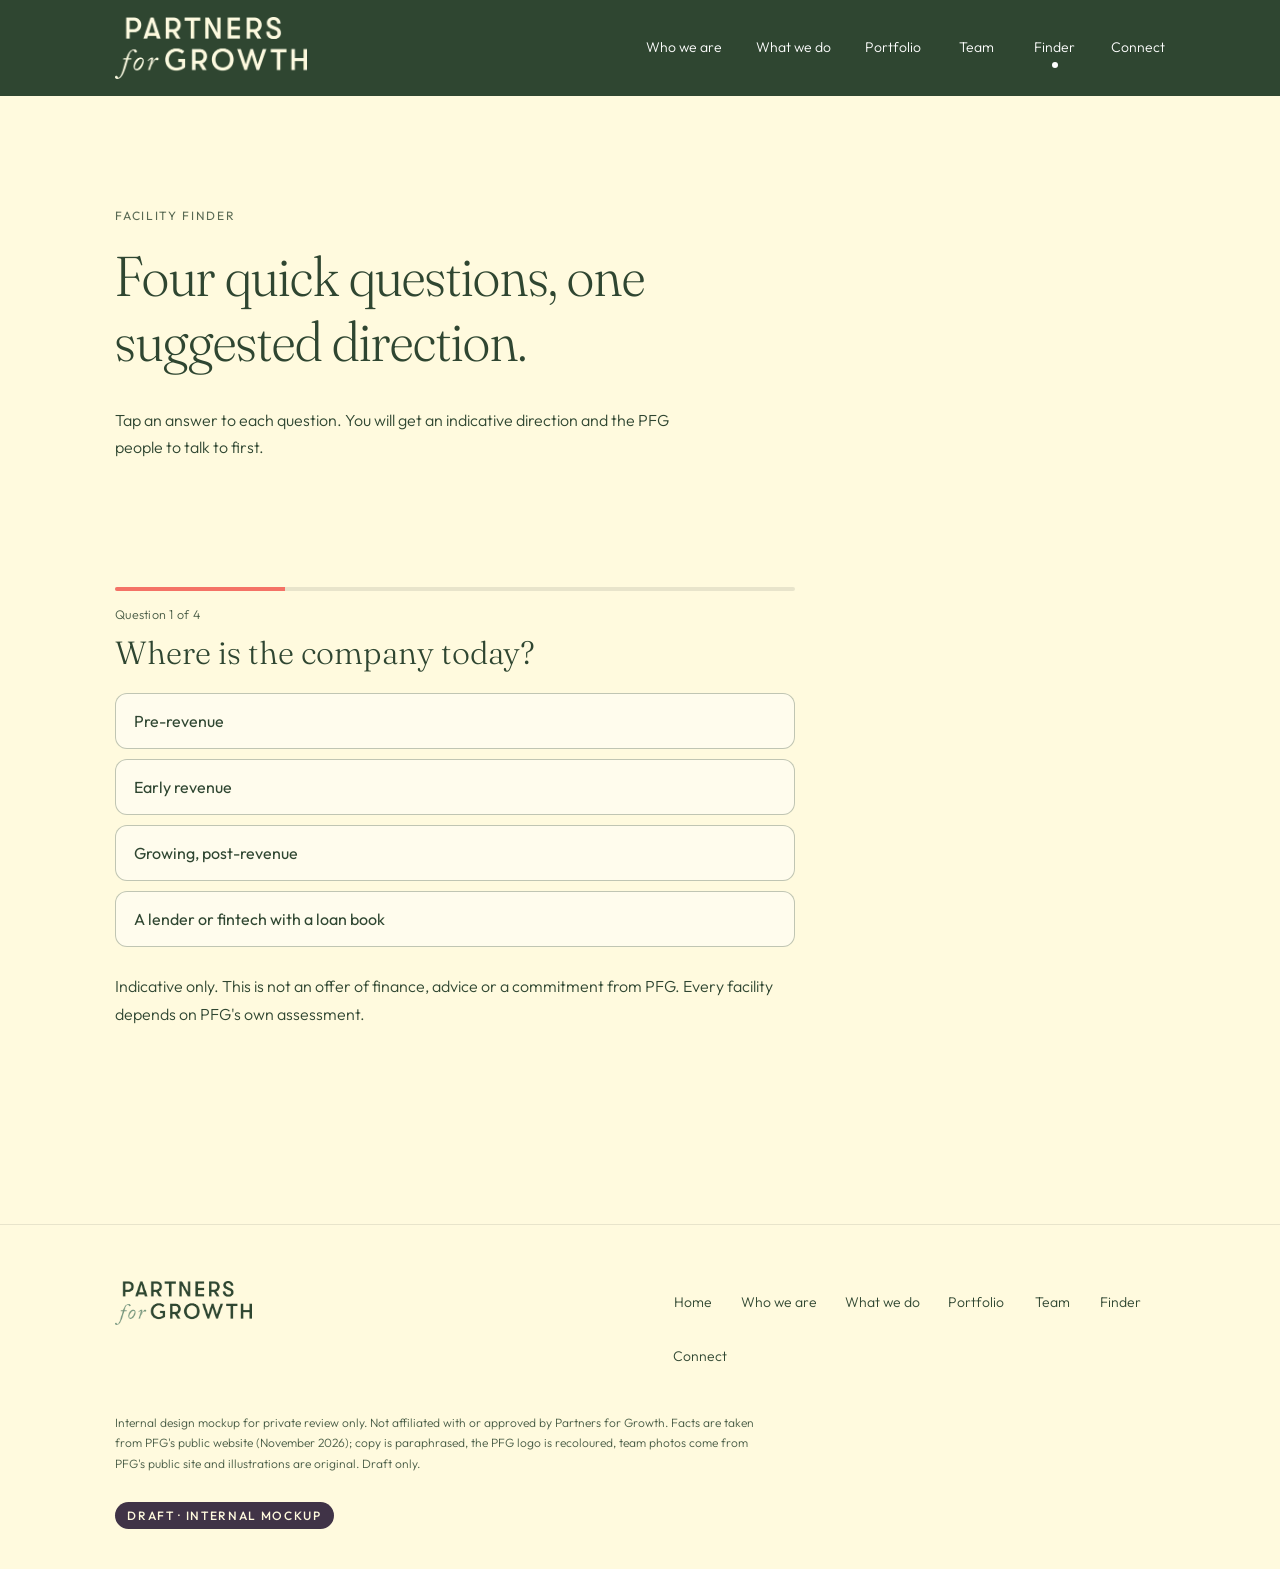
<file: finder.html>
<!doctype html><html lang="en-AU"><head><meta charset="utf-8"><meta name="viewport" content="width=device-width,initial-scale=1">
<meta name="robots" content="noindex, nofollow"><link rel="icon" href="data:image/svg+xml,%3Csvg xmlns=%22http://www.w3.org/2000/svg%22 viewBox=%220 0 32 32%22%3E%3Ccircle cx=%2216%22 cy=%2216%22 r=%2216%22 fill=%22%232F4631%22/%3E%3C/svg%3E"><title>Facility finder · Partners for Growth (internal mockup)</title><meta name="description" content="Indicative facility finder (mockup)">
<link rel="preconnect" href="https://fonts.googleapis.com"><link rel="preconnect" href="https://fonts.gstatic.com" crossorigin>
<link rel="preload" as="style" href="https://fonts.googleapis.com/css2?family=Fraunces:ital,opsz,wght,SOFT@0,9..144,300..400,50;1,9..144,300,50&family=Outfit:wght@300;400;500&display=swap" onload="this.onload=null;this.rel='stylesheet'"><noscript><link rel="stylesheet" href="https://fonts.googleapis.com/css2?family=Fraunces:ital,opsz,wght,SOFT@0,9..144,300..400,50;1,9..144,300,50&family=Outfit:wght@300;400;500&display=swap"></noscript>
<link rel="stylesheet" href="css/site.css?v=v5"></head><body class="inner">
<header class="hdr"><a class="brand" href="index.html" aria-label="Partners for Growth home"><img src="assets/brand/pfg-logo-cream.webp" alt="Partners for Growth" width="720" height="233"></a><nav class="nav" aria-label="Main"><a href="who-we-are.html">Who we are</a><a href="growth-debt.html">What we do</a><a href="portfolio.html">Portfolio</a><a href="team.html">Team</a><a href="finder.html" aria-current="page">Finder</a><a href="connect.html">Connect</a></nav>
<button class="burger" aria-label="Menu" aria-expanded="false"><i></i><i></i></button></header>
<div class="overlay" role="dialog" aria-label="Menu"><img class="ologo" src="assets/brand/pfg-logo-cream.webp" alt="Partners for Growth" width="720" height="233"><a href="index.html">Home</a><a href="who-we-are.html">Who we are</a><a href="growth-debt.html">What we do</a><a href="portfolio.html">Portfolio</a><a href="team.html">Team</a><a href="finder.html">Finder</a><a href="connect.html">Connect</a></div>
<main><section class="phero"><div class="wrap fx"><span class="label">Facility finder</span><h1 class="big">Four quick questions, one suggested direction.</h1><p style=max-width:52ch>Tap an answer to each question. You will get an indicative direction and the PFG people to talk to first.</p></div></section>
<section class="sec paper finder"><div class="wrap"><div class="fbox"><div class="fprog" aria-hidden="true"><i></i></div><p class="small fstep" aria-live="polite">Question 1 of 4</p>
<form id="finder" onsubmit="return false"><fieldset class="fq" data-q="stage"><legend class="sect-s">Where is the company today?</legend><div class="opts"><button type="button" class="opt" data-v="pre">Pre-revenue</button><button type="button" class="opt" data-v="early">Early revenue</button><button type="button" class="opt" data-v="growth">Growing, post-revenue</button><button type="button" class="opt" data-v="lender">A lender or fintech with a loan book</button></div></fieldset><fieldset class="fq" data-q="rev"><legend class="sect-s">What is annual revenue, or the size of the asset book?</legend><div class="opts"><button type="button" class="opt" data-v="lt5">Under $5MM</button><button type="button" class="opt" data-v="5to150">$5 to 150MM</button><button type="button" class="opt" data-v="gt150">Over $150MM</button><button type="button" class="opt" data-v="assets">Asset portfolio of $5MM or more</button></div></fieldset><fieldset class="fq" data-q="use"><legend class="sect-s">What is the capital for?</legend><div class="opts"><button type="button" class="opt" data-v="growth">Product, sales or new markets</button><button type="button" class="opt" data-v="acq">An acquisition</button><button type="button" class="opt" data-v="book">Funding a pool of loans or receivables</button><button type="button" class="opt" data-v="buffer">A buffer for the unexpected</button></div></fieldset><fieldset class="fq" data-q="region"><legend class="sect-s">Where is the business based?</legend><div class="opts"><button type="button" class="opt" data-v="North America">North America</button><button type="button" class="opt" data-v="Latin America">Latin America</button><button type="button" class="opt" data-v="Europe">Europe</button><button type="button" class="opt" data-v="Middle East & North Africa">Middle East &amp; North Africa</button><button type="button" class="opt" data-v="Asia Pacific">Asia Pacific</button><button type="button" class="opt" data-v="Australia & New Zealand">Australia &amp; New Zealand</button></div></fieldset></form>
<div class="fresult" id="fresult" hidden aria-live="polite"></div>
<p class="note fnote">Indicative only. This is not an offer of finance, advice or a commitment from PFG. Every facility depends on PFG's own assessment.</p></div></div></section></main>
<footer class="ftr"><div class="wrap"><div class="grid"><div class="c6"><a class="brand" href="index.html" aria-label="Partners for Growth home"><img src="assets/brand/pfg-logo-green.webp" alt="Partners for Growth" width="720" height="233"></a></div>
<div class="c6"><nav aria-label="Footer"><a href="index.html">Home</a><a href="who-we-are.html">Who we are</a><a href="growth-debt.html">What we do</a><a href="portfolio.html">Portfolio</a><a href="team.html">Team</a><a href="finder.html">Finder</a><a href="connect.html">Connect</a></nav></div></div>
<p class="legal">Internal design mockup for private review only. Not affiliated with or approved by Partners for Growth. Facts are taken from PFG's public website (November 2026); copy is paraphrased, the PFG logo is recoloured, team photos come from PFG's public site and illustrations are original. Draft only.</p><p class="draft">Draft · internal mockup</p></div></footer>
<script src="js/portfolio-data.js"></script><script>window.PFG_TEAM=[{"slug": "andy-hudson", "name": "Andy Hudson", "title": "Investment Director", "region": "Australia", "focus": ["growth debt", "ANZ", "Asia Pacific", "MENA"], "prior": ["KordaMentha"], "bio": "Andy is an Investment Director who, since 2019, has structured debt facilities for high-growth businesses across Australia and New Zealand, Asia Pacific and MENA. He works with founders seeking debt capital, drawing on board roles and earlier corporate advisory work. Before PFG he advised at KordaMentha on restructuring, sales, recapitalisations and turnarounds. He is a Chartered Accountant and holds degrees in accounting and applied finance from Macquarie University.", "lend": ["Middle East & North Africa", "Asia Pacific", "Australia & New Zealand"], "deal": true, "fintech": false, "img": "assets/team-illustrated/andy-hudson.webp"}, {"slug": "andrew-kahn", "name": "Andrew Kahn", "title": "CEO & Co-Founder", "region": "", "focus": ["growth debt", "technology financing", "firm leadership"], "prior": ["Hambrecht & Quist Guaranty Finance", "Access Technology Partners", "H&Q Investment Bank", "JP Morgan Partners", "Massachusetts Industrial Finance Agency"], "bio": "Andrew co-founded Partners for Growth with Don Campbell in 2004 and has structured tailored financing for technology companies since 1991. Before PFG, the pair ran Hambrecht & Quist Guaranty Finance in San Francisco. Andrew later became a general partner at JP Morgan Partners, where he also oversaw two venture funds totalling more than US$400 million. Earlier he managed bond and direct lending at the Massachusetts Industrial Finance Agency.", "lend": [], "deal": true, "fintech": false, "img": "assets/team-illustrated/andrew-kahn.webp"}, {"slug": "armineh-baghoomian", "name": "Armineh Baghoomian", "title": "Managing Director, Head of Europe, Middle East & Africa, Co-Head of Global Fintech", "region": "EMEA", "focus": ["fintech", "structured credit", "MENA", "EMEA"], "prior": ["CFO, COO and co-founder at Solinea", "Treq Labs (acquired by Sonus Networks)", "Vello Systems", "growth equity"], "bio": "Armineh leads PFG's work across Europe, the Middle East and Africa and co-heads the global fintech practice. She sources and structures new deals and works closely with portfolio companies. After joining in 2017, she launched the firm's MENA strategy and closed its first deal there in 2020. She previously spent 12 years as a CFO, COO and co-founder of Bay Area technology firms, and earlier worked in growth equity.", "lend": ["Europe", "Middle East & North Africa"], "deal": true, "fintech": true, "img": "assets/team-illustrated/armineh-baghoomian.webp"}, {"slug": "ben-greenspan", "name": "Ben Greenspan", "title": "Outside General Counsel", "region": "", "focus": ["legal counsel", "banking and finance", "corporate transactions", "Asia"], "prior": ["General Counsel, ChinaVest", "chief executive roles in technology and telecommunications", "outside counsel to Hambrecht & Quist and JP Morgan Chase"], "bio": "Ben has been General Counsel to PFG since the firm was founded in 2004. His experience spans securities and banking, general corporate practice, and finance work in Asia. Before PFG he was General Counsel for the ChinaVest private equity funds in San Francisco and Hong Kong. He has also held chief executive roles in technology and telecommunications, and later advised Hambrecht & Quist and JP Morgan Chase on venture finance.", "lend": ["Asia Pacific"], "deal": false, "fintech": false, "img": "assets/team-illustrated/ben-greenspan.webp"}, {"slug": "bobby-maranan", "name": "Bobby Maranan", "title": "Data Science Engineer", "region": "", "focus": ["data pipelines", "ETL", "data architecture", "dashboards"], "prior": [], "bio": "Bobby joined PFG's software development team in 2023 as a Data Science Engineer. He designs and builds data pipelines, ETL processes and integration solutions, and works with colleagues across the firm to shape scalable data architecture. He brings more than a decade of experience in data visualisation, analysis, automation and engineering, including dashboards, data models and reporting systems that help the business track performance.", "lend": [], "deal": false, "fintech": false, "img": "assets/team-illustrated/bobby-maranan.webp"}, {"slug": "emily-alarte", "name": "Emily Alarte", "title": "Portfolio Manager", "region": "Philippines", "focus": ["portfolio management", "loan accounting", "financial reporting"], "prior": ["independent accountant", "financial manager and general accountant roles at private institutions"], "bio": "Emily joined PFG's portfolio team in 2022 and manages financial data from portfolio companies, making sure loans are properly recorded and accounted for. She lives in the Philippines. Before PFG she worked as an independent accountant on tax, advisory and reporting work, and spent about 20 years as a financial manager and general accountant in private institutions. She is a Certified Public Accountant.", "lend": [], "deal": false, "fintech": false, "img": "assets/team-illustrated/emily-alarte.webp"}, {"slug": "charles-macalindong", "name": "Charles Macalindong", "title": "Data Science Engineer", "region": "", "focus": ["data engineering", "ETL", "analytics", "dashboards"], "prior": [], "bio": "Charles is a Data Science Engineer with more than ten years of experience in data engineering and analytics. He designs data infrastructure and efficient pipelines, improves ETL processes, and keeps data accurate and easy to use for reporting and decisions. He also builds clean datasets and dashboards that turn raw information into practical insight, bridging engineering work and day-to-day analysis for the firm.", "lend": [], "deal": false, "fintech": false, "img": "assets/team-illustrated/charles-macalindong.webp"}, {"slug": "fernan-delbo", "name": "Fernan Delbo", "title": "Data Science Engineer", "region": "", "focus": ["data pipelines", "web applications", "automation"], "prior": [], "bio": "Fernan is a Data Science Engineer who builds data pipelines and web applications, linking sources so systems stay reliable and adaptable. His work covers testing, debugging and preparing data for the systems that use it. Since 2018 he has focused on tools that improve communication, automate routine tasks and help teams work together more efficiently, with the aim of giving the firm clearer insight from its data.", "lend": [], "deal": false, "fintech": false, "img": "assets/team-illustrated/fernan-delbo.webp"}, {"slug": "don-campbell", "name": "Don Campbell", "title": "Co-Founder", "region": "", "focus": ["firm leadership", "corporate finance", "growth lending"], "prior": ["Chief Executive Officer, Hambrecht & Quist Guaranty Finance", "Chief Executive Officer, Guaranty Finance Management", "Memorex Finance Company", "Sequoia Capital Corp."], "bio": "Don co-founded Partners for Growth in 2004 and, in 1985, co-founded its predecessor, Hambrecht & Quist Guaranty Finance, serving as chief executive until 2001. Since 2002 he has led Guaranty Finance Management, which managed those assets first for JP Morgan Chase and later for Guaranty Finance Investors. He has been a treasurer, CFO and director of listed companies, and earlier helped found Memorex Finance Company and Sequoia Capital Corp.", "lend": [], "deal": true, "fintech": false, "img": "assets/team-illustrated/don-campbell.webp"}, {"slug": "finn-button", "name": "Finn Button", "title": "Senior Investment Associate", "region": "Sydney / San Francisco", "focus": ["fintech", "investment origination", "portfolio monitoring"], "prior": ["Intern and graduate analyst at Partners for Growth"], "bio": "Finn joined PFG in Sydney in 2020 and sources, structures and executes fintech investments globally, while also helping monitor existing deals. He first worked with the firm as an intern and graduate analyst while finishing a Bachelor of Commerce with Distinction at the University of New South Wales. His official biography notes that he is moving from Sydney to San Francisco to work more closely with the US team.", "lend": ["North America", "Australia & New Zealand"], "deal": true, "fintech": true, "img": "assets/team-illustrated/finn-button.webp"}, {"slug": "eaton-lee", "name": "Eaton Lee", "title": "Tax Accounting Manager", "region": "", "focus": ["tax compliance", "fund tax"], "prior": ["BBAM (Babcock & Brown Aircraft Management)", "Cresset (formerly Cypress Wealth Advisors)", "EisnerAmper"], "bio": "Eaton joined PFG's finance team in 2024 and looks after tax compliance and related tax matters. Before PFG he was in the tax team at BBAM, covering federal and international tax for holdings, investor partnerships, foreign entities and Irish subsidiaries. Earlier he oversaw fund accounting and tax at Cresset and worked on investment fund tax compliance at EisnerAmper. He graduated cum laude in accounting from Golden Gate University.", "lend": [], "deal": false, "fintech": false, "img": "assets/team-illustrated/eaton-lee.webp"}, {"slug": "harry-trueman", "name": "Harry Trueman", "title": "Investment Manager", "region": "Dubai", "focus": ["fintech", "specialty finance"], "prior": ["Numis Securities, FIG Investment Banking"], "bio": "Harry joined PFG in 2026 as an Investment Manager focused on fintech and specialty finance, and is based in Dubai. He has more than 12 years of experience across asset management, investment banking and capital markets, working with listed companies and start-ups in the UK, the US, the Middle East and Europe. He began his career in FIG investment banking at Numis Securities in London and is a CFA Charterholder.", "lend": ["Middle East & North Africa"], "deal": true, "fintech": true, "img": "assets/team-illustrated/harry-trueman.webp"}, {"slug": "jason-georgatos", "name": "Jason Georgatos", "title": "President", "region": "Sydney", "focus": ["firm leadership", "Asia Pacific", "technology and growth companies"], "prior": ["Silicon Valley Bank, San Francisco"], "bio": "Jason is President of PFG and has been involved in every part of the firm since it was founded in 2004. Based in Sydney, he helps lead the business globally and moved from the Bay Area in 2016 to launch and lead PFG's Asia Pacific activities. Before PFG he financed technology and life science companies at Silicon Valley Bank in San Francisco after studies at UC Santa Barbara and Oxford.", "lend": ["Asia Pacific", "Australia & New Zealand"], "deal": true, "fintech": false, "img": "assets/team-illustrated/jason-georgatos.webp"}, {"slug": "julia-figueiredo", "name": "Júlia Figueiredo", "title": "Director, Business Development and Investor Relations", "region": "Miami", "focus": ["deal sourcing", "fundraising", "investor relations", "Latin America"], "prior": ["Silicon Valley Bank, LATAM", "Bay Area technology company", "founder of a company in Brazil"], "bio": "Júlia is Director of Business Development and Investor Relations, focusing on deal sourcing and fundraising. Before PFG she led Silicon Valley Bank's Latin America work and helped launch the LATAM Growth Lending Fund in 2020, a joint venture between PFG, SVB and IDB Invest. She has worked at a Bay Area technology unicorn and founded a company in Brazil. She sits on the board of Endeavor Miami.", "lend": ["North America", "Latin America"], "deal": true, "fintech": false, "img": "assets/team-illustrated/julia-figueiredo.webp"}, {"slug": "jett-francis-albano", "name": "Jett Francis Albano", "title": "Data Engineering Team Lead", "region": "", "focus": ["data pipelines", "ETL", "data integration"], "prior": ["data analytics and automation roles at companies in the Philippines"], "bio": "Jett leads PFG's data engineering work, developing and maintaining data pipelines, ETL processes and integration solutions that turn raw information into useful insight. Before joining the firm he worked at well-known companies in the Philippines, where he used data analytics and automation to tackle operational and business problems.", "lend": [], "deal": false, "fintech": false, "img": "assets/team-illustrated/jett-francis-albano.webp"}, {"slug": "kate-francisco", "name": "Kate Francisco", "title": "Fund Controller", "region": "", "focus": ["financial reporting", "fund operations", "fund administration"], "prior": ["fund administrator firm", "Ernst & Young, Manila and San Francisco"], "bio": "Kate joined PFG's finance team in 2020 and oversees financial reporting, operations and administrative work as Fund Controller. Before PFG she spent nearly ten years at a fund administrator serving hedge, venture and private equity firms. Earlier she was a manager in assurance in Ernst & Young's Financial Services Office, in Manila and San Francisco. She is a Certified Public Accountant in the United States and the Philippines (inactive).", "lend": [], "deal": false, "fintech": false, "img": "assets/team-illustrated/kate-francisco.webp"}, {"slug": "jing-liang", "name": "Jing Liang", "title": "Assistant Fund Controller", "region": "", "focus": ["fund operations", "reporting", "administration"], "prior": ["Asia Alternatives"], "bio": "Jing joined PFG in 2020 as Assistant Fund Controller and is responsible for operations, reporting and administrative work. He brought experience in private equity and asset management operations, having spent more than five years at Asia Alternatives, an Asia-focused private equity fund of funds. He holds a Bachelor of Arts from the University of California, Santa Cruz, and is a Certified Public Accountant.", "lend": [], "deal": false, "fintech": false, "img": "assets/team-illustrated/jing-liang.webp"}, {"slug": "kathleen-francisco", "name": "Kathleen Francisco", "title": "Junior Portfolio Manager", "region": "", "focus": ["portfolio management", "financial reporting", "accounting operations"], "prior": ["Department of Migrant Workers", "Chevron Holdings", "Manila Water Company"], "bio": "Kathleen is a Junior Portfolio Manager and a Certified Public Accountant with more than a decade of experience in financial management, accounting operations and reporting. She holds a Bachelor of Science in Accountancy from Asia Pacific College. Before PFG she held roles in government and corporate finance, including at the Department of Migrant Workers, Chevron Holdings and Manila Water Company, covering financial statements, fixed assets, budgeting and compliance.", "lend": [], "deal": false, "fintech": false, "img": "assets/team-illustrated/kathleen-francisco.webp"}, {"slug": "john-riordan", "name": "John Riordan", "title": "Managing Director, Head of Business Development and Investor Relations", "region": "", "focus": ["investor relations", "marketing", "strategic partnerships"], "prior": ["Passport Capital", "Barclays, New York"], "bio": "John leads business development and investor relations at PFG, including marketing and strategic partnerships, and joined the firm in 2017. Before PFG he was a director and product specialist in sales and marketing at Passport Capital. Earlier he was a portfolio manager and credit trader for Barclays' principal loan business in New York, after starting in investment banking. He graduated summa cum laude from Boston College.", "lend": [], "deal": true, "fintech": false, "img": "assets/team-illustrated/john-riordan.webp"}, {"slug": "kathy-adams", "name": "Kathy Adams", "title": "Director of Compliance and Operations Manager", "region": "", "focus": ["compliance", "human resources", "business operations"], "prior": ["media industry (ten years)"], "bio": "Kathy has been with PFG since the launch of the firm's second fund in 2006 and is Director of Compliance and Operations Manager. Her work covers compliance, human resources and business operations. Before PFG she spent ten years in the media industry. She attended San Diego State University and San Francisco State University.", "lend": [], "deal": false, "fintech": false, "img": "assets/team-illustrated/kathy-adams.webp"}, {"slug": "karthi-sepulohniam", "name": "Karthi Sepulohniam", "title": "Managing Director and Head of Asia Pacific & Australia", "region": "Sydney", "focus": ["Asia Pacific", "Australia", "healthcare", "technology", "financial services"], "prior": ["Health Live (co-founder)", "Evolution Healthcare Partners", "Macquarie Capital", "Credit Suisse"], "bio": "Karthi is Managing Director and Head of Asia Pacific and Australia. He joined PFG in 2016 to launch and grow the regional business from the Sydney office. Before PFG he co-founded Health Live in Sydney and managed healthcare private equity investments at Evolution Healthcare Partners. Earlier he advised on mergers and capital raising at Macquarie Capital and Credit Suisse, across healthcare, technology and financial services in Australasia and Asia.", "lend": ["Asia Pacific", "Australia & New Zealand"], "deal": true, "fintech": false, "img": "assets/team-illustrated/karthi-sepulohniam.webp"}, {"slug": "lisa-chang", "name": "Lisa Chang", "title": "Accounting Manager", "region": "", "focus": ["management company accounting"], "prior": ["Blum Capital Partners", "Top Sight Capital Management", "Bowman Capital Management", "Marin Capital Partners", "Deloitte, San Francisco", "Ernst & Young"], "bio": "Lisa joined PFG's finance team in 2020 and looks after accounting for the management company. She previously held fund accounting roles at Blum Capital Partners, Top Sight Capital Management, Bowman Capital Management and Marin Capital Partners. She began at Deloitte in San Francisco and later left Ernst & Young as an audit senior serving hedge fund and venture capital clients. She is a Certified Public Accountant (inactive).", "lend": [], "deal": false, "fintech": false, "img": "assets/team-illustrated/lisa-chang.webp"}, {"slug": "max-penel", "name": "Max Penel", "title": "Investment Director & Co-Head of Global FinTech", "region": "", "focus": ["global fintech", "asset-backed structured credit"], "prior": ["KPMG Corporate Finance, debt advisory", "University of Sydney Business School", "founder of small businesses in Australia and China"], "bio": "Max is Investment Director and Co-Head of Global FinTech, and has been with PFG for nearly eight years, co-leading global fintech and asset-backed structured credit work. Before PFG he advised companies on capital structure and debt raisings in KPMG's corporate finance team, including Australia's first unsecured SME securitisation for a leading fintech. Earlier he taught at the University of Sydney Business School and founded small businesses in Australia and China.", "lend": [], "deal": true, "fintech": true, "img": "assets/team-illustrated/max-penel.webp"}, {"slug": "melody-quina", "name": "Melody Quina", "title": "Portfolio Manager", "region": "Philippines", "focus": ["portfolio data", "loan schedules", "financial reconciliation"], "prior": ["accountant roles covering reconciliations, bookkeeping, month-end close, financial statements and corporate tax"], "bio": "Melody joined PFG in 2022 as part of the Philippines portfolio team. She manages data from portfolio companies, reconciles management balance sheets to source records, and flags issues and risks for investment leads. She also helps prepare monthly portfolio reports and loan schedule reconciliations. Before PFG she worked as an accountant on reconciliations, bookkeeping, month-end close, financial statements and corporate tax.", "lend": [], "deal": false, "fintech": false, "img": "assets/team-illustrated/melody-quina.webp"}, {"slug": "michael-walker", "name": "Michael Walker", "title": "Investment Analyst", "region": "", "focus": ["Asia Pacific", "technology investments", "portfolio monitoring"], "prior": ["Olvera Advisors", "private investment group, investments and operations"], "bio": "Michael joined PFG in 2026 as an Investment Analyst, sourcing, structuring and executing investments for high-growth technology businesses across Asia Pacific, and helping monitor existing deals. Before PFG he worked at Olvera Advisors on restructuring, turnarounds, strategic transactions and distressed opportunities. Earlier he supported acquisitions, capital raising and portfolio value creation at a private investment group. He holds a Bachelor of Commerce from the University of Sydney.", "lend": ["Asia Pacific"], "deal": true, "fintech": false, "img": "assets/team-illustrated/michael-walker.webp"}, {"slug": "natasha-wagstaff", "name": "Natasha Wagstaff", "title": "Investor Relations Associate", "region": "Boston", "focus": ["investor relations", "healthcare and life science debt capital markets (prior)"], "prior": ["J.P. Morgan, Leveraged Finance and Corporate Client Banking"], "bio": "Natasha joined PFG in Boston in 2024 as an Investor Relations Associate. She began her career at J.P. Morgan in the Leveraged Finance and Corporate Client Banking group, working on debt capital markets transactions for healthcare and life science clients. She holds a Bachelor of Science in Biology from Boston College, graduating summa cum laude.", "lend": ["North America"], "deal": false, "fintech": false, "img": "assets/team-illustrated/natasha-wagstaff.webp"}, {"slug": "rene-shalita", "name": "Rene Shalita", "title": "Portfolio Management Director", "region": "United States", "focus": ["global portfolio management", "internal technology systems", "risk management"], "prior": ["Head of Portfolio Management and Analytics, Tribal Credit", "Hewlett-Packard Enterprise, technology leasing underwriting", "fintech analytics and portfolio management roles"], "bio": "Rene joined PFG in September 2024 to lead global portfolio management operations and strategy, and to oversee internal technology systems that support efficiency and risk management. Before PFG he was Head of Portfolio Management and Analytics at Tribal Credit, a former PFG borrower. He has also underwritten technology leasing at Hewlett-Packard Enterprise and worked with fintech firms in the United States, Mexico, the Middle East and Latin America.", "lend": ["North America"], "deal": false, "fintech": false, "img": "assets/team-illustrated/rene-shalita.webp"}, {"slug": "richard-osborne", "name": "Richard Osborne", "title": "Investment Director", "region": "", "focus": ["fintech", "investment origination", "portfolio monitoring"], "prior": ["Westpac Banking Group, Strategic Investments", "KPMG Corporate Finance", "founder of two businesses while at university"], "bio": "Richard joined PFG in 2021 and sources, evaluates and structures investments for high-growth fintech companies, while also helping monitor existing transactions and portfolio companies. Before PFG he was in Westpac's Strategic Investments team, focusing on venture investing and fintech business development. Earlier he specialised in debt advisory, structured credit and impact investing in KPMG's corporate finance team, and founded two businesses while at university.", "lend": [], "deal": true, "fintech": true, "img": "assets/team-illustrated/richard-osborne.webp"}, {"slug": "stephanie-hamlyn", "name": "Stephanie Hamlyn", "title": "Investment Manager", "region": "", "focus": ["Asia Pacific", "technology investments", "portfolio monitoring"], "prior": ["Deloitte Financial Advisory", "debt advisory", "M&A transaction advisory"], "bio": "Stephanie joined PFG in 2022 as an Investment Manager, sourcing, structuring and executing investments for high-growth technology companies in Asia Pacific, and helping monitor existing deals. Before PFG she was in Deloitte's Financial Advisory practice, advising on restructuring, transformation and performance improvement, and also worked in debt advisory and mergers and acquisitions. She is a Chartered Accountant with Chartered Accountants Australia and New Zealand.", "lend": ["Asia Pacific"], "deal": true, "fintech": false, "img": "assets/team-illustrated/stephanie-hamlyn.webp"}, {"slug": "victor-ng", "name": "Victor Ng", "title": "Chief Financial Officer & Chief Compliance Officer", "region": "", "focus": ["finance", "operations", "reporting", "compliance"], "prior": ["large private equity firm, Oakland", "Asia Alternatives, Director of Finance", "Ernst & Young, San Francisco and Hong Kong"], "bio": "Victor joined PFG in 2020 as Chief Financial Officer and Chief Compliance Officer, leading finance, operations, reporting, compliance and administration. Before PFG he handled general partnership accounting at a large private equity firm in Oakland, and spent more than eight years at Asia Alternatives, finishing as Director of Finance. He began at Ernst & Young in San Francisco and Hong Kong and is a Certified Public Accountant.", "lend": [], "deal": false, "fintech": false, "img": "assets/team-illustrated/victor-ng.webp"}, {"slug": "will-breck", "name": "Will Breck", "title": "Senior Investment Associate", "region": "", "focus": ["technology investments", "United States", "Latin America", "Europe", "Middle East", "portfolio management", "investor relations"], "prior": ["Citizens Bank, Debt Capital Markets"], "bio": "Will joined PFG in 2021 as a Senior Investment Associate, sourcing, structuring and executing investments in high-growth technology businesses across the United States, Latin America, Europe and the Middle East. He also supports portfolio management and investor relations. Before PFG he was in the Debt Capital Markets group at Citizens Bank, helping issuers raise syndicated debt for buyouts, mergers and other transactions.", "lend": ["North America", "Latin America", "Europe", "Middle East & North Africa"], "deal": true, "fintech": false, "img": "assets/team-illustrated/will-breck.webp"}];</script><script src="js/site.js?v=v5"></script></body></html>
</file>
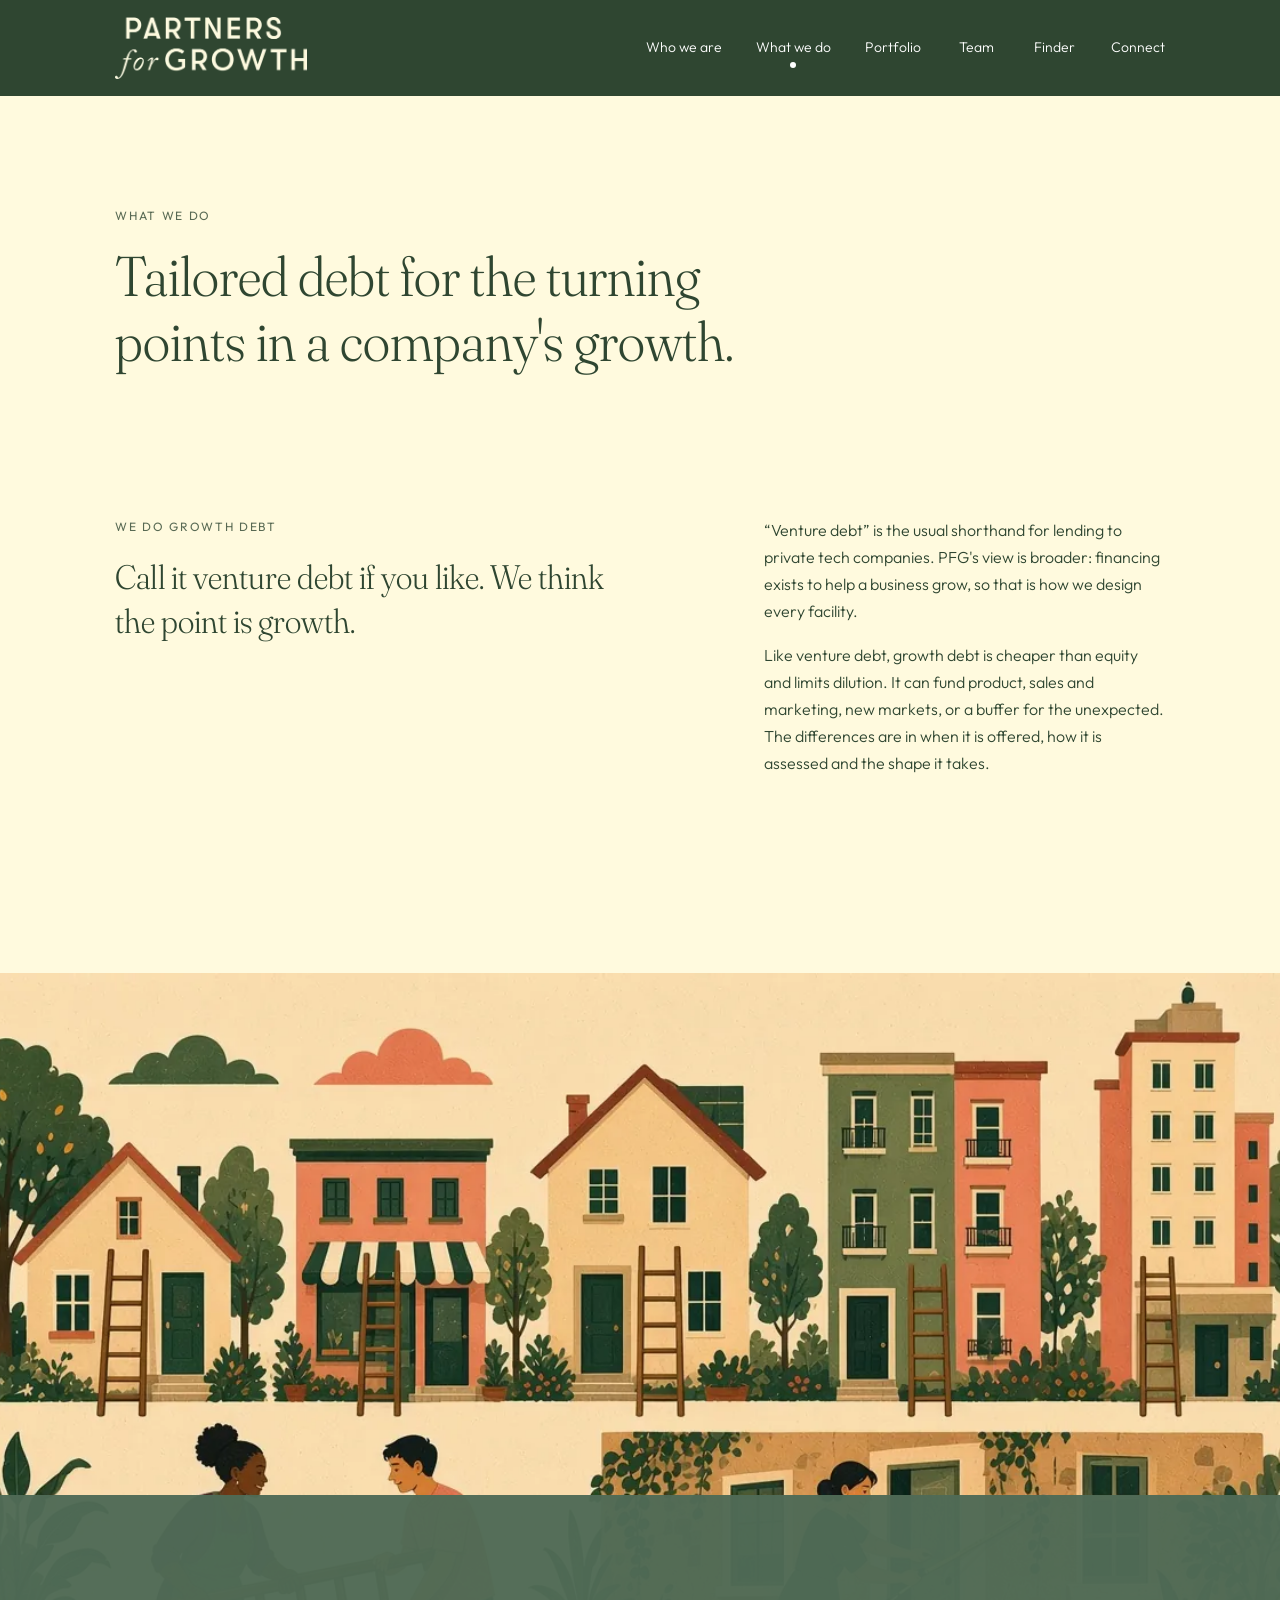
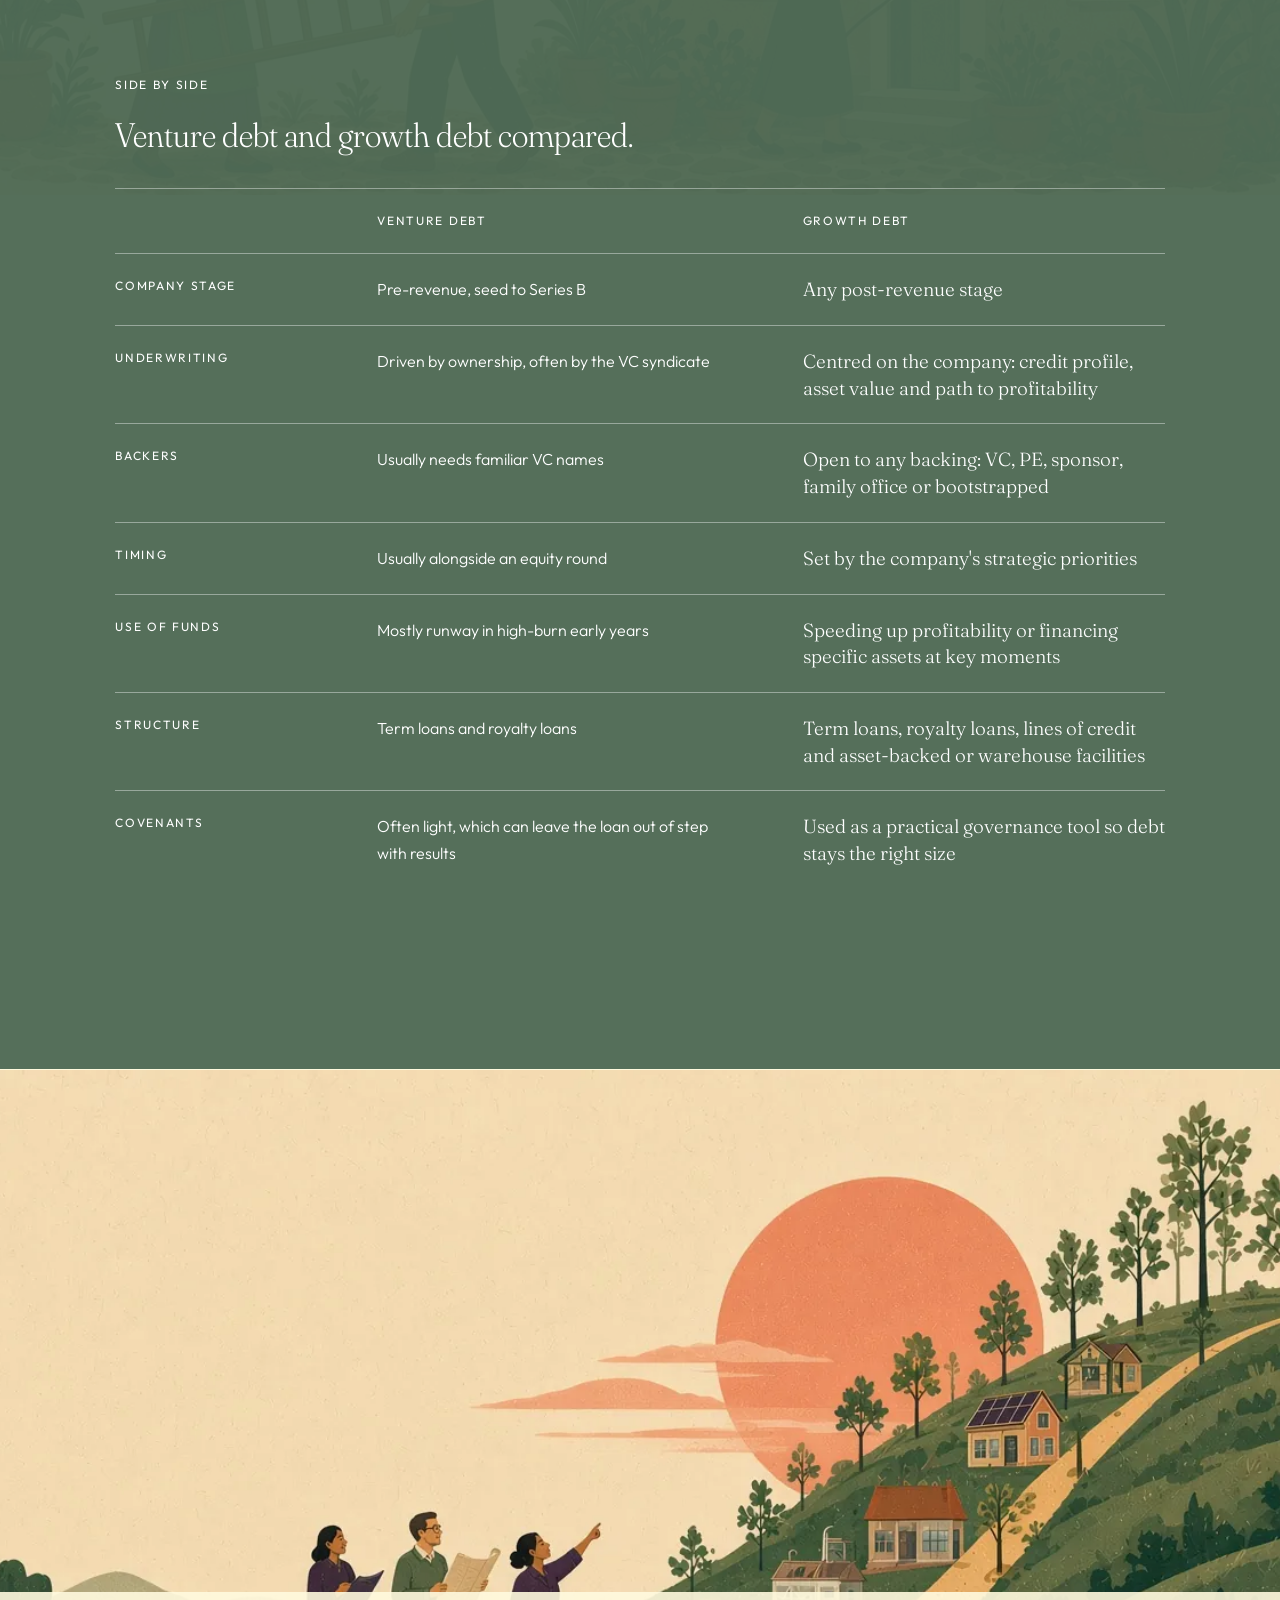
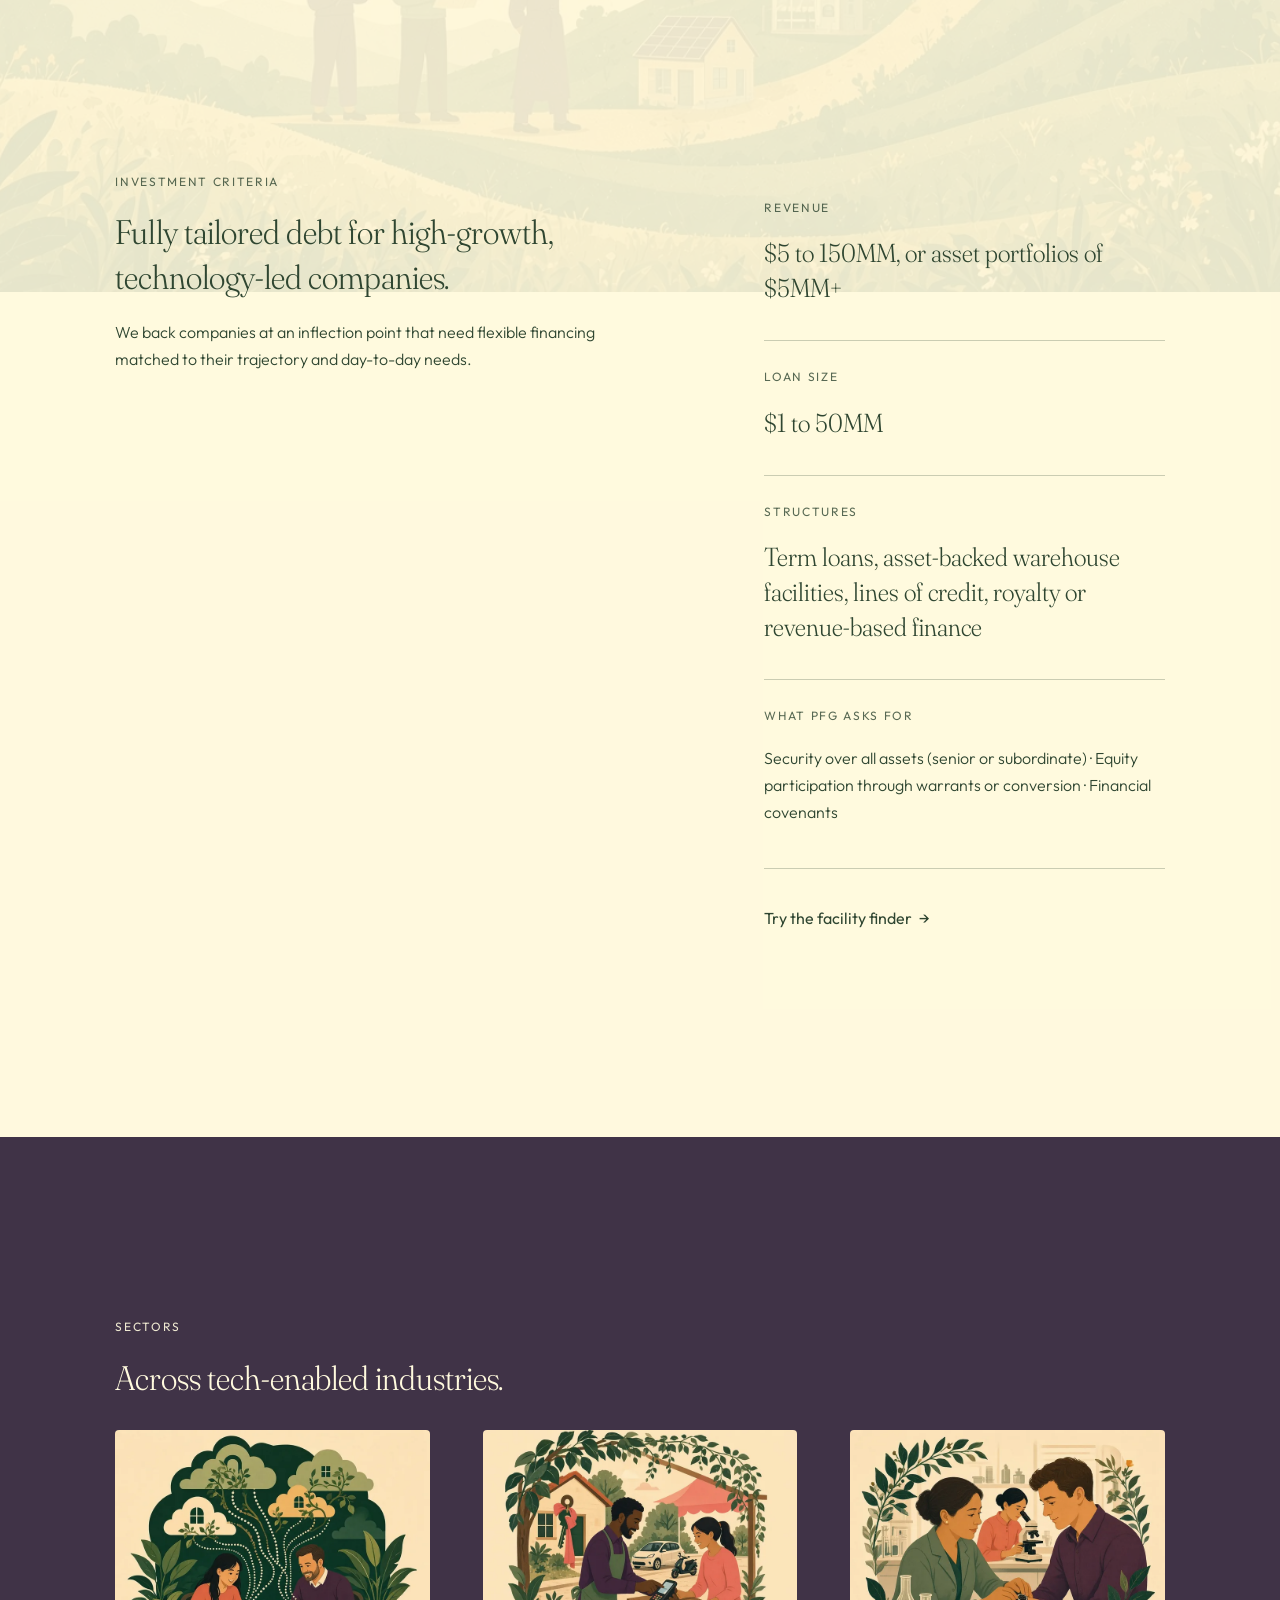
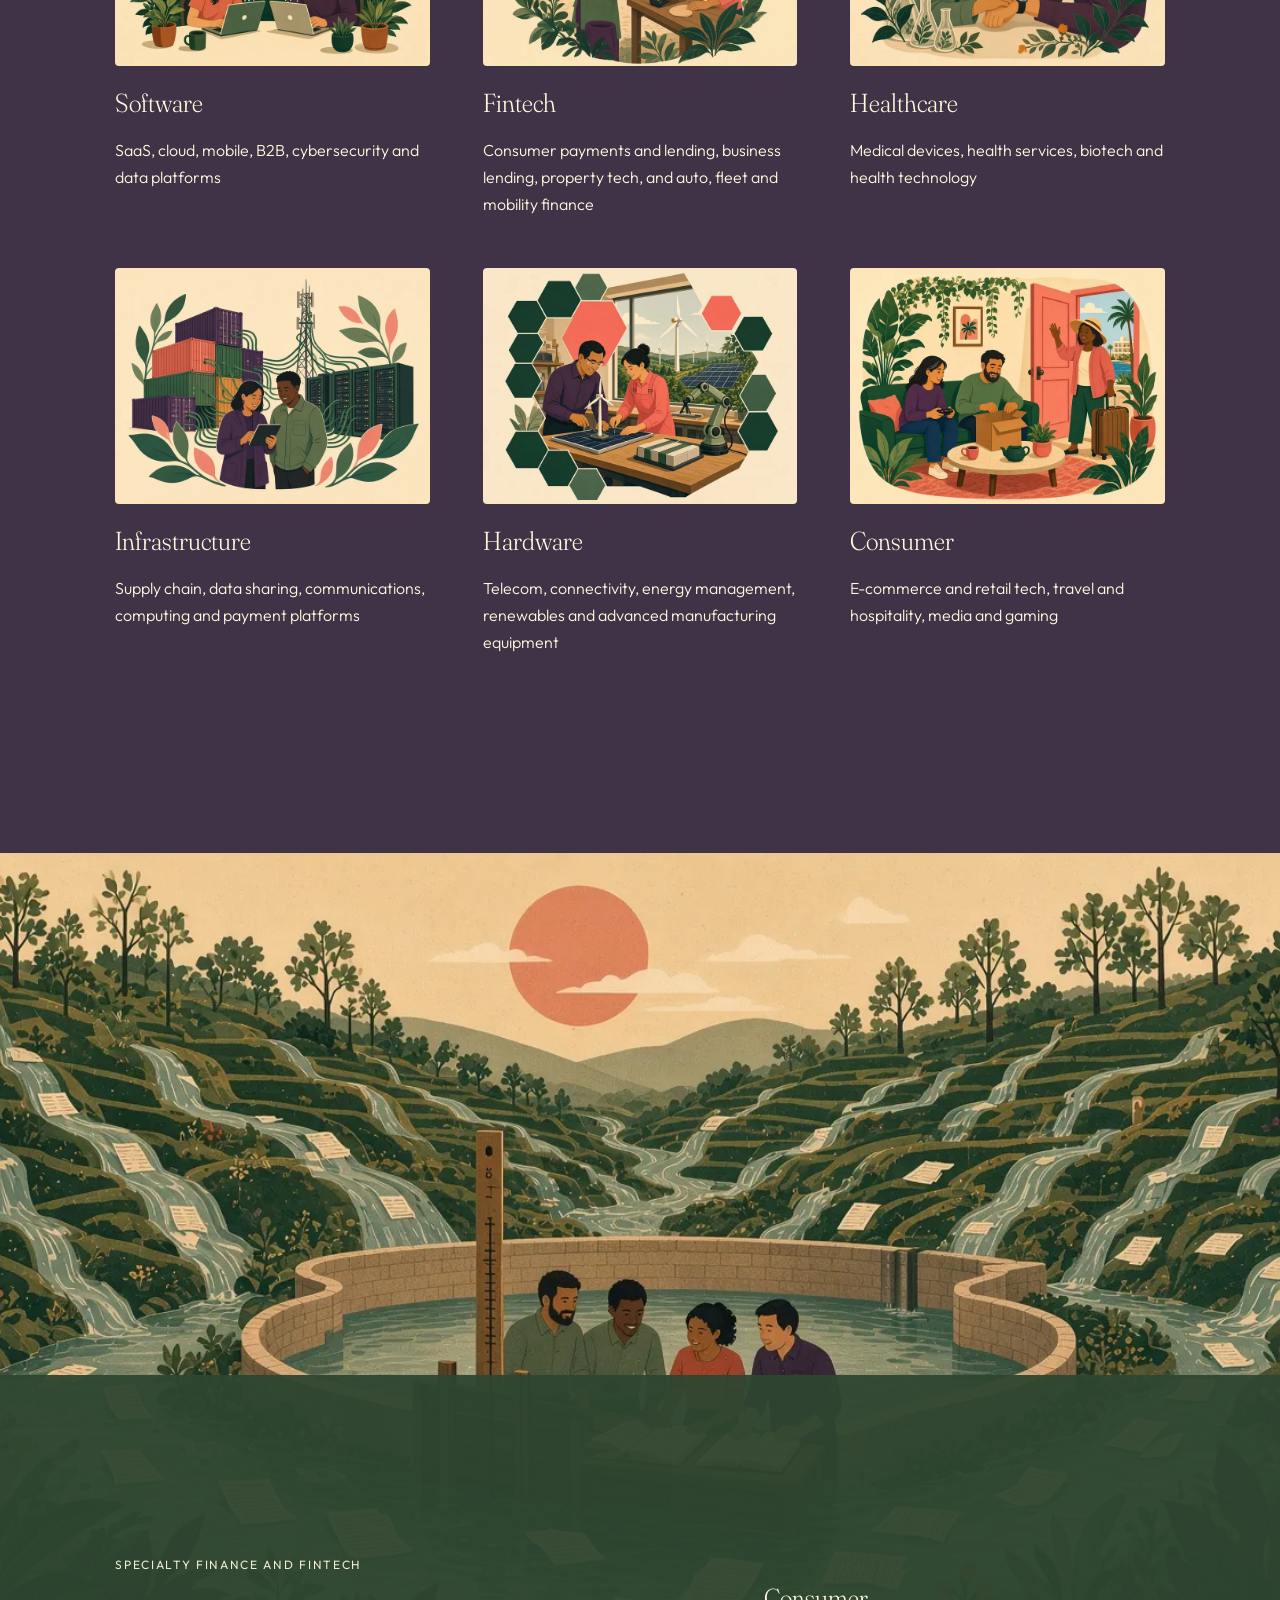
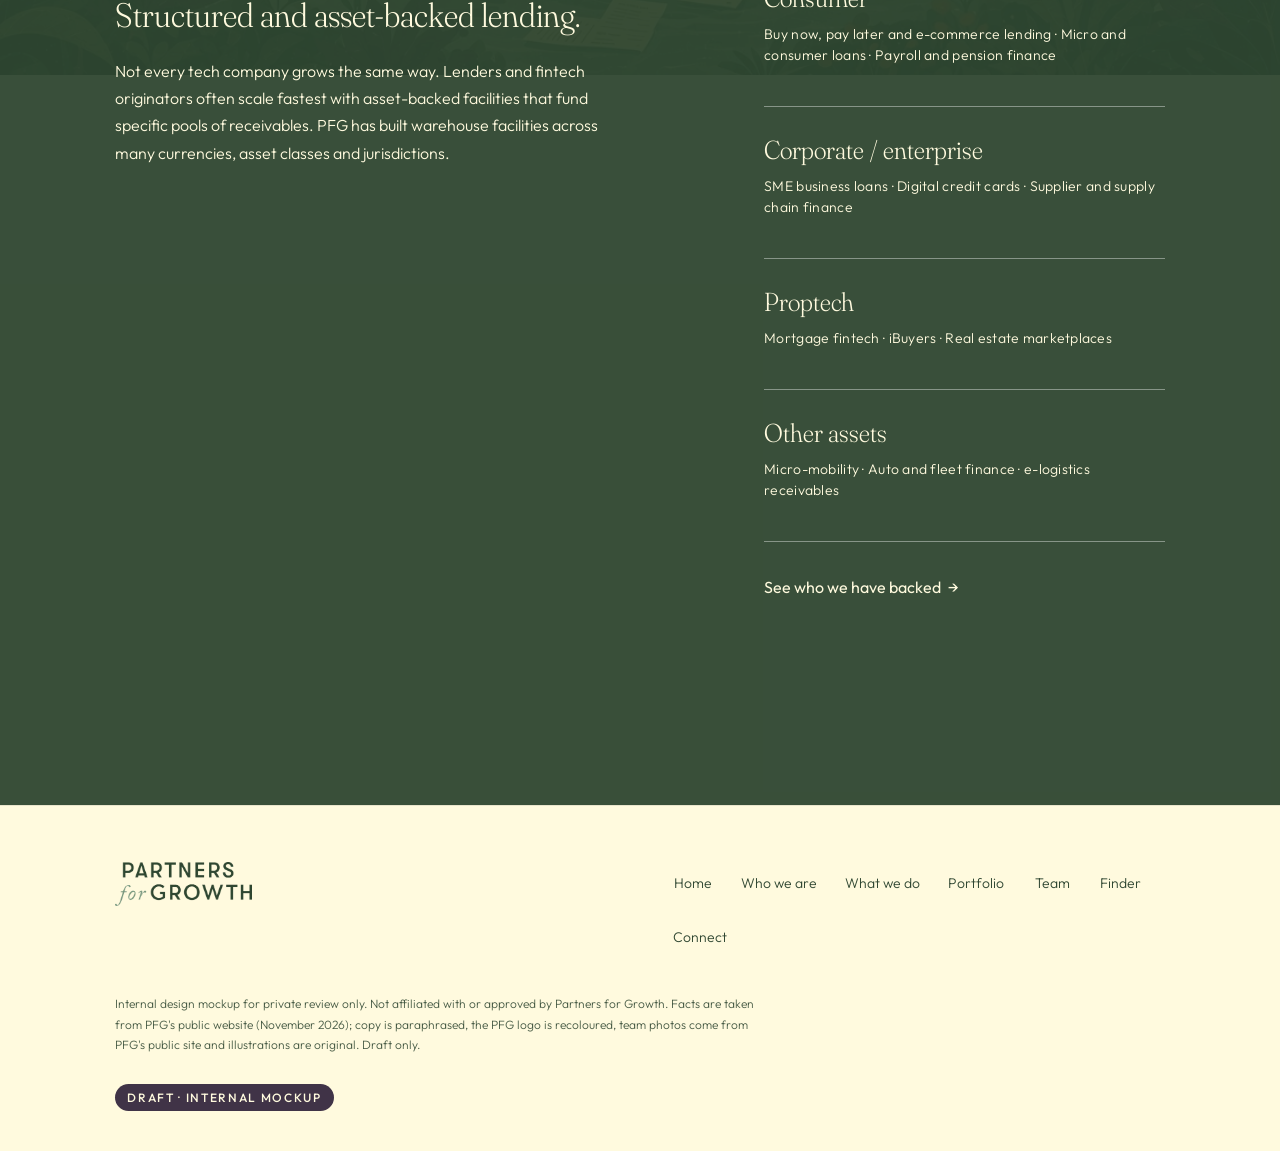
<file: growth-debt.html>
<!doctype html><html lang="en-AU"><head><meta charset="utf-8"><meta name="viewport" content="width=device-width,initial-scale=1">
<meta name="robots" content="noindex, nofollow"><link rel="icon" href="data:image/svg+xml,%3Csvg xmlns=%22http://www.w3.org/2000/svg%22 viewBox=%220 0 32 32%22%3E%3Ccircle cx=%2216%22 cy=%2216%22 r=%2216%22 fill=%22%232F4631%22/%3E%3C/svg%3E"><title>What we do · Partners for Growth (internal mockup)</title><meta name="description" content="How PFG growth debt works: right-sized, flexible loans for tech companies at an inflection point (internal mockup).">
<link rel="preconnect" href="https://fonts.googleapis.com"><link rel="preconnect" href="https://fonts.gstatic.com" crossorigin>
<link rel="preload" as="style" href="https://fonts.googleapis.com/css2?family=Fraunces:ital,opsz,wght,SOFT@0,9..144,300..400,50;1,9..144,300,50&family=Outfit:wght@300;400;500&display=swap" onload="this.onload=null;this.rel='stylesheet'"><noscript><link rel="stylesheet" href="https://fonts.googleapis.com/css2?family=Fraunces:ital,opsz,wght,SOFT@0,9..144,300..400,50;1,9..144,300,50&family=Outfit:wght@300;400;500&display=swap"></noscript>
<link rel="stylesheet" href="css/site.css?v=v5"></head><body class="inner">
<header class="hdr"><a class="brand" href="index.html" aria-label="Partners for Growth home"><img src="assets/brand/pfg-logo-cream.webp" alt="Partners for Growth" width="720" height="233"></a><nav class="nav" aria-label="Main"><a href="who-we-are.html">Who we are</a><a href="growth-debt.html" aria-current="page">What we do</a><a href="portfolio.html">Portfolio</a><a href="team.html">Team</a><a href="finder.html">Finder</a><a href="connect.html">Connect</a></nav>
<button class="burger" aria-label="Menu" aria-expanded="false"><i></i><i></i></button></header>
<div class="overlay" role="dialog" aria-label="Menu"><img class="ologo" src="assets/brand/pfg-logo-cream.webp" alt="Partners for Growth" width="720" height="233"><a href="index.html">Home</a><a href="who-we-are.html">Who we are</a><a href="growth-debt.html">What we do</a><a href="portfolio.html">Portfolio</a><a href="team.html">Team</a><a href="finder.html">Finder</a><a href="connect.html">Connect</a></div>
<main><section class="phero"><div class="wrap fx"><span class="label">What we do</span><h1 class="big">Tailored debt for the turning points in a company's growth.</h1></div></section>
<section class="sec paper"><div class="wrap grid"><div class="c6 fx"><span class="label">We do growth debt</span><h2 class="sect">Call it venture debt if you like. We think the point is growth.</h2></div>
<div class="c5 push fx"><p>“Venture debt” is the usual shorthand for lending to private tech companies. PFG's view is broader: financing exists to help a business grow, so that is how we design every facility.</p>
<p>Like venture debt, growth debt is cheaper than equity and limits dilution. It can fund product, sales and marketing, new markets, or a buffer for the unexpected. The differences are in when it is offered, how it is assessed and the shape it takes.</p></div></div></section>
<section class="pad "  data-dark=1><div class="art"><img src="assets/img/right-sized-ladders.webp?v=v4" alt="Illustration: buildings of different heights, each with a ladder cut to fit it exactly, as craftspeople measure and carry a new one" width="1280" height="720" loading="lazy" decoding="async"></div><div class="panel pv-sage sec"><div class="wrap"><div class="fx"><span class="label">Side by side</span><h2 class="sect">Venture debt and growth debt compared.</h2></div><div class="cmp"><div class="row head"><div class="k"></div><div class="k">Venture debt</div><div class="k">Growth debt</div></div><div class="row fx"><div class="k">Company stage</div><div class="v"><small>Venture debt</small>Pre-revenue, seed to Series B</div><div class="v g"><small>Growth debt</small>Any post-revenue stage</div></div><div class="row fx"><div class="k">Underwriting</div><div class="v"><small>Venture debt</small>Driven by ownership, often by the VC syndicate</div><div class="v g"><small>Growth debt</small>Centred on the company: credit profile, asset value and path to profitability</div></div><div class="row fx"><div class="k">Backers</div><div class="v"><small>Venture debt</small>Usually needs familiar VC names</div><div class="v g"><small>Growth debt</small>Open to any backing: VC, PE, sponsor, family office or bootstrapped</div></div><div class="row fx"><div class="k">Timing</div><div class="v"><small>Venture debt</small>Usually alongside an equity round</div><div class="v g"><small>Growth debt</small>Set by the company's strategic priorities</div></div><div class="row fx"><div class="k">Use of funds</div><div class="v"><small>Venture debt</small>Mostly runway in high-burn early years</div><div class="v g"><small>Growth debt</small>Speeding up profitability or financing specific assets at key moments</div></div><div class="row fx"><div class="k">Structure</div><div class="v"><small>Venture debt</small>Term loans and royalty loans</div><div class="v g"><small>Growth debt</small>Term loans, royalty loans, lines of credit and asset-backed or warehouse facilities</div></div><div class="row fx"><div class="k">Covenants</div><div class="v"><small>Venture debt</small>Often light, which can leave the loan out of step with results</div><div class="v g"><small>Growth debt</small>Used as a practical governance tool so debt stays the right size</div></div></div></div></div></section>
<section class="pad "  ><div class="art"><img src="assets/img/criteria-path.webp?v=v4" alt="Illustration: a path that runs flat then turns sharply uphill, lined with small young companies and growing trees" width="1280" height="720" loading="lazy" decoding="async"></div><div class="panel pv-paper sec"><div class="wrap grid"><div class="c6 fx"><span class="label">Investment criteria</span><h2 class="sect">Fully tailored debt for high-growth, technology-led companies.</h2>
<p>We back companies at an inflection point that need flexible financing matched to their trajectory and day-to-day needs.</p></div>
<div class="c5 push fx"><div class="rows"><div><span class="label">Revenue</span><h3 class="med">$5 to 150MM, or asset portfolios of $5MM+</h3></div><div><span class="label">Loan size</span><h3 class="med">$1 to 50MM</h3></div><div><span class="label">Structures</span><h3 class="med">Term loans, asset-backed warehouse facilities, lines of credit, royalty or revenue-based finance</h3></div>
<div><span class="label">What PFG asks for</span><p>Security over all assets (senior or subordinate) · Equity participation through warrants or conversion · Financial covenants</p></div></div><p style="margin-top:28px"><a class="arrow" href="finder.html">Try the facility finder</a></p></div></div></div></section>
<section class="sec plum" data-dark="1"><div class="wrap"><div class="fx"><span class="label">Sectors</span><h2 class="sect">Across tech-enabled industries.</h2></div><div class="three" style="margin-top:30px"><div class="fx sector"><img src="assets/img/sectors/software.webp?v=v4" alt="Illustration: two people at laptops with cloud shapes and data flowing above them" width="800" height="600" loading="lazy"><h3 class="med">Software</h3><p>SaaS, cloud, mobile, B2B, cybersecurity and data platforms</p></div><div class="fx sector"><img src="assets/img/sectors/fintech.webp?v=v4" alt="Illustration: a customer paying by phone at a market stall, with a house key and a small car and scooter behind" width="800" height="600" loading="lazy"><h3 class="med">Fintech</h3><p>Consumer payments and lending, business lending, property tech, and auto, fleet and mobility finance</p></div><div class="fx sector"><img src="assets/img/sectors/healthcare.webp?v=v4" alt="Illustration: a doctor checking a wearable device on a patient while a scientist works at a microscope" width="800" height="600" loading="lazy"><h3 class="med">Healthcare</h3><p>Medical devices, health services, biotech and health technology</p></div><div class="fx sector"><img src="assets/img/sectors/infrastructure.webp?v=v4" alt="Illustration: shipping containers, server racks and a communications mast joined by cable vines" width="800" height="600" loading="lazy"><h3 class="med">Infrastructure</h3><p>Supply chain, data sharing, communications, computing and payment platforms</p></div><div class="fx sector"><img src="assets/img/sectors/hardware.webp?v=v4" alt="Illustration: two engineers assembling a model wind turbine and solar panel beside a robot arm" width="800" height="600" loading="lazy"><h3 class="med">Hardware</h3><p>Telecom, connectivity, energy management, renewables and advanced manufacturing equipment</p></div><div class="fx sector"><img src="assets/img/sectors/consumer.webp?v=v4" alt="Illustration: people gaming, unpacking a delivery and heading off on holiday to a seaside hotel" width="800" height="600" loading="lazy"><h3 class="med">Consumer</h3><p>E-commerce and retail tech, travel and hospitality, media and gaming</p></div></div></div></section>
<section class="pad "  data-dark=1><div class="art"><img src="assets/img/specialty-reservoir.webp?v=v4" alt="Illustration: streams carrying invoices and receipts down terraced hills into one reservoir, where a team checks the level against open ledgers" width="1280" height="720" loading="lazy" decoding="async"></div><div class="panel pv-ink sec"><div class="wrap grid"><div class="c6 fx"><span class="label">Specialty finance and fintech</span><h2 class="sect">Structured and asset-backed lending.</h2>
<p>Not every tech company grows the same way. Lenders and fintech originators often scale fastest with asset-backed facilities that fund specific pools of receivables. PFG has built warehouse facilities across many currencies, asset classes and jurisdictions.</p></div>
<div class="c5 push fx"><div class="rows"><div><h3 class="med">Consumer</h3><p class="small" style="font-size:14px">Buy now, pay later and e-commerce lending · Micro and consumer loans · Payroll and pension finance</p></div><div><h3 class="med">Corporate / enterprise</h3><p class="small" style="font-size:14px">SME business loans · Digital credit cards · Supplier and supply chain finance</p></div><div><h3 class="med">Proptech</h3><p class="small" style="font-size:14px">Mortgage fintech · iBuyers · Real estate marketplaces</p></div><div><h3 class="med">Other assets</h3><p class="small" style="font-size:14px">Micro-mobility · Auto and fleet finance · e-logistics receivables</p></div></div><p style="margin-top:24px"><a class="arrow" href="portfolio.html">See who we have backed</a></p></div></div></div></section></main>
<footer class="ftr"><div class="wrap"><div class="grid"><div class="c6"><a class="brand" href="index.html" aria-label="Partners for Growth home"><img src="assets/brand/pfg-logo-green.webp" alt="Partners for Growth" width="720" height="233"></a></div>
<div class="c6"><nav aria-label="Footer"><a href="index.html">Home</a><a href="who-we-are.html">Who we are</a><a href="growth-debt.html">What we do</a><a href="portfolio.html">Portfolio</a><a href="team.html">Team</a><a href="finder.html">Finder</a><a href="connect.html">Connect</a></nav></div></div>
<p class="legal">Internal design mockup for private review only. Not affiliated with or approved by Partners for Growth. Facts are taken from PFG's public website (November 2026); copy is paraphrased, the PFG logo is recoloured, team photos come from PFG's public site and illustrations are original. Draft only.</p><p class="draft">Draft · internal mockup</p></div></footer>
<script src="js/portfolio-data.js"></script><script src="js/site.js?v=v5"></script></body></html>
</file>
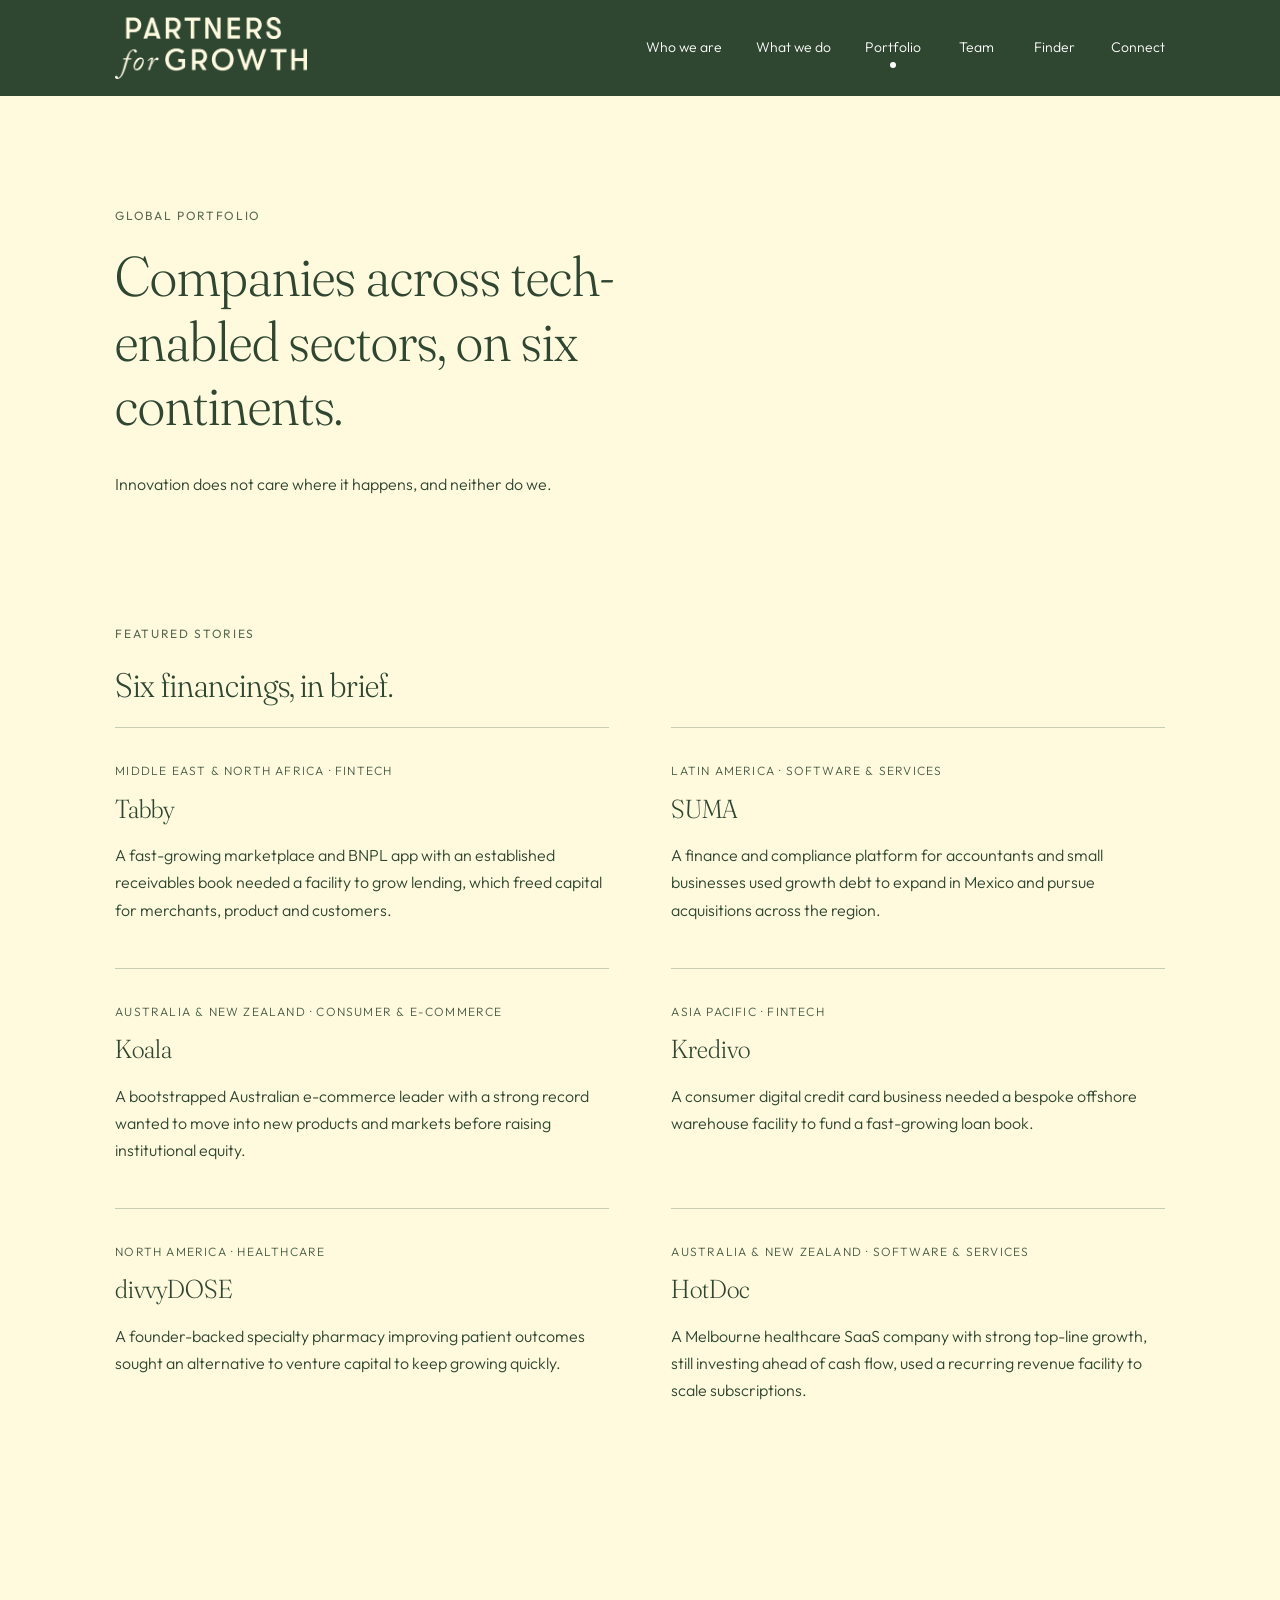
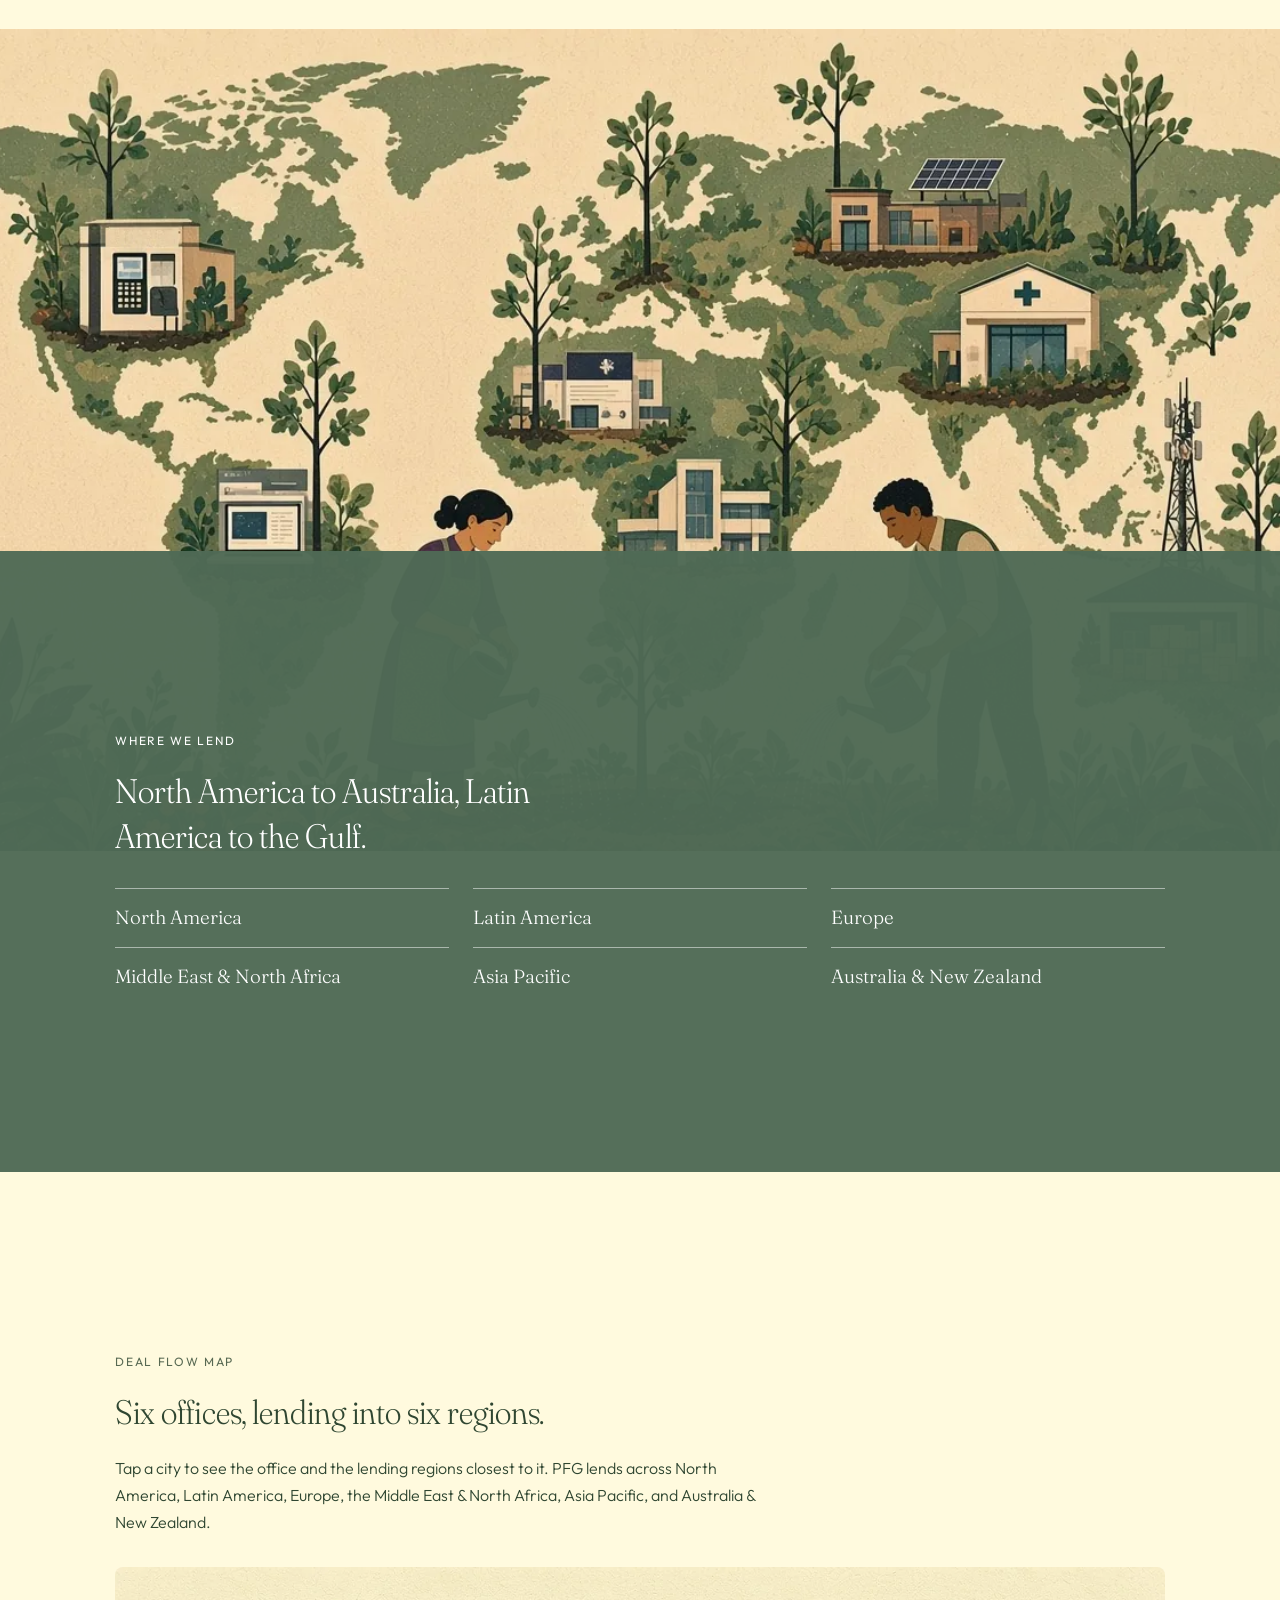
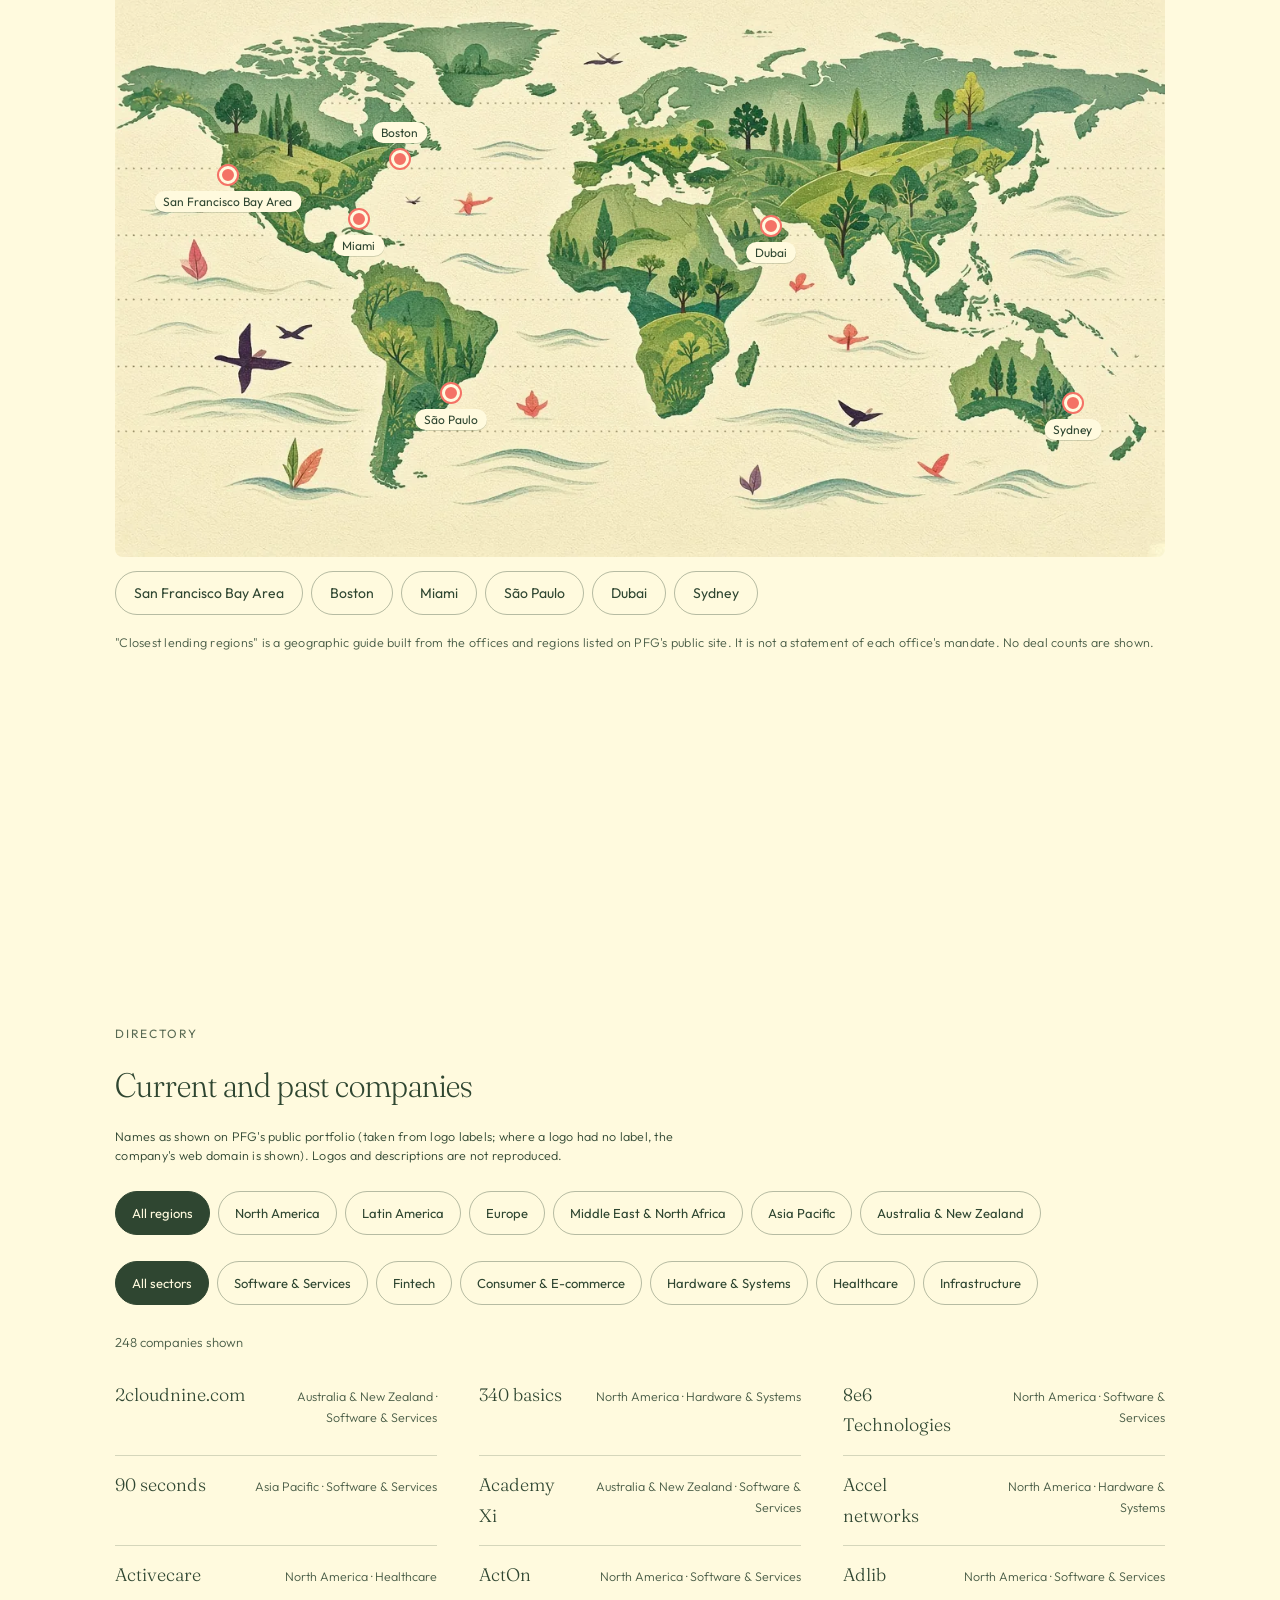
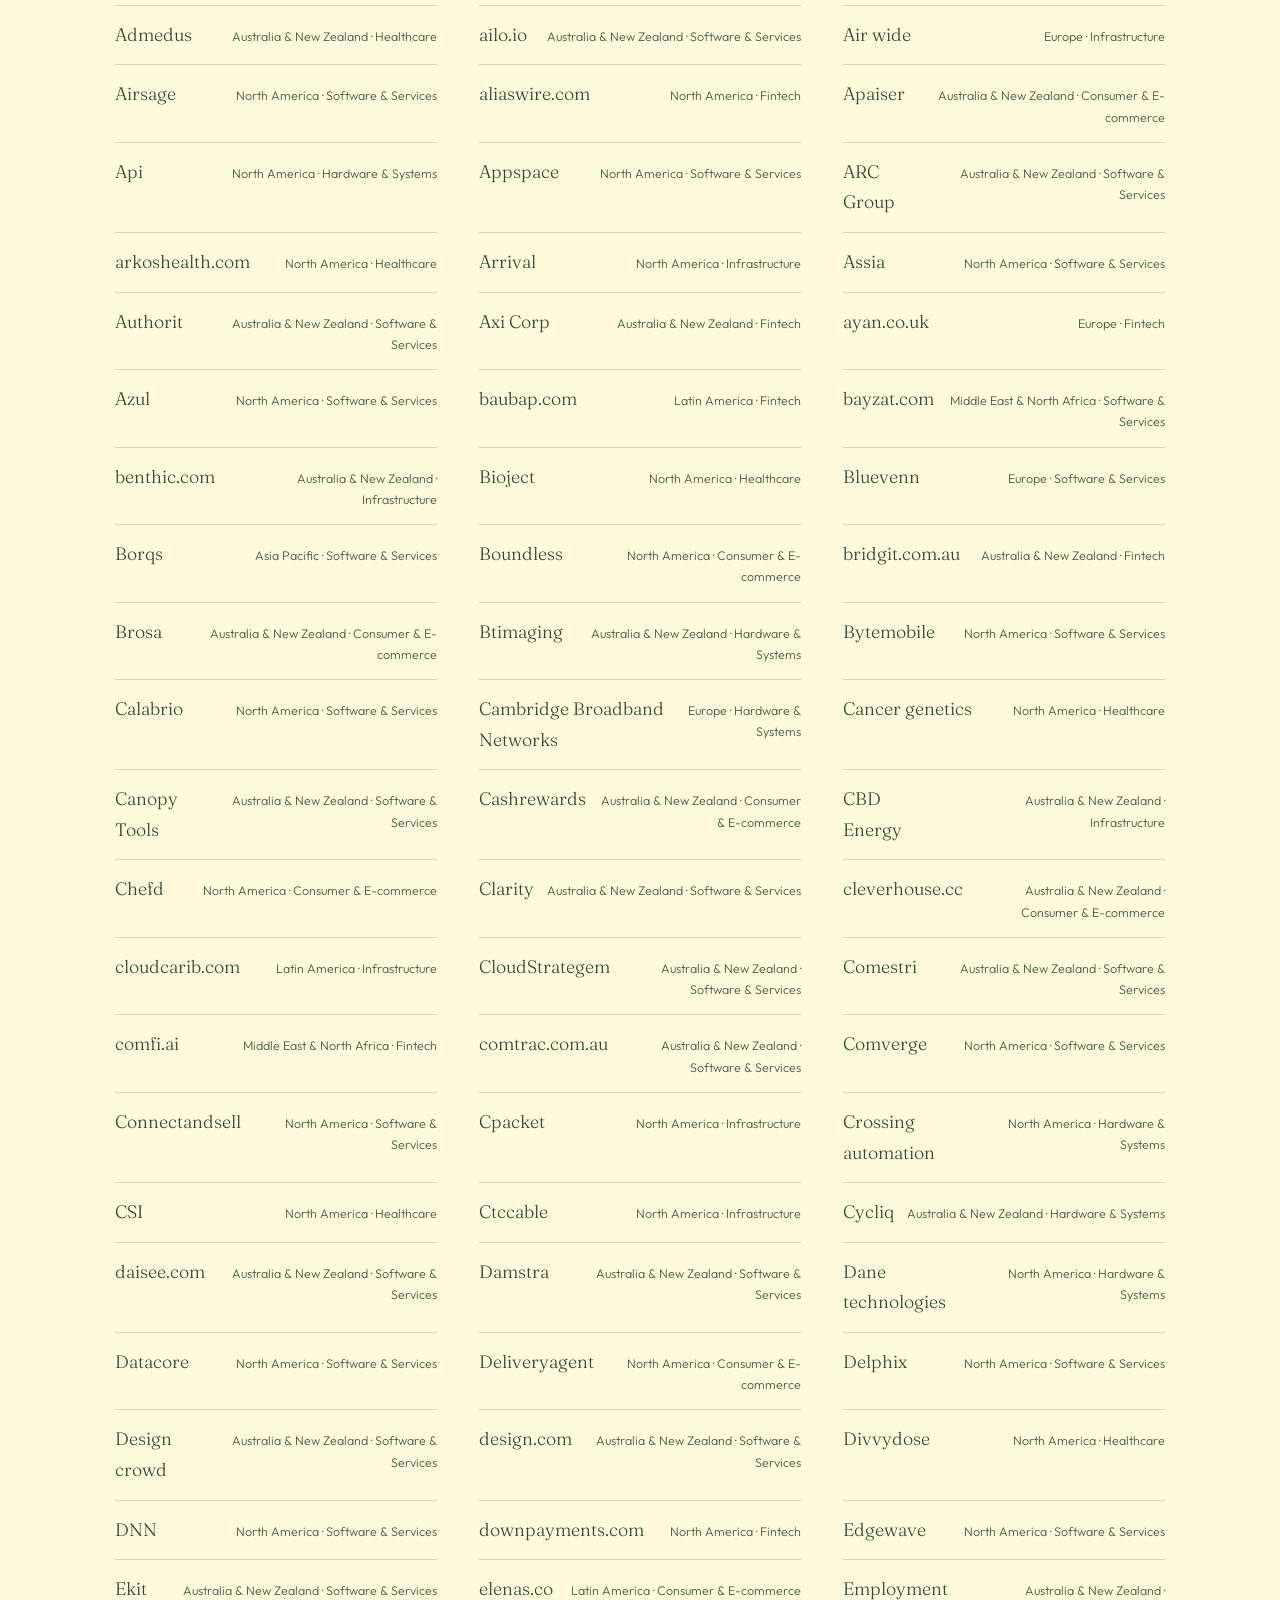
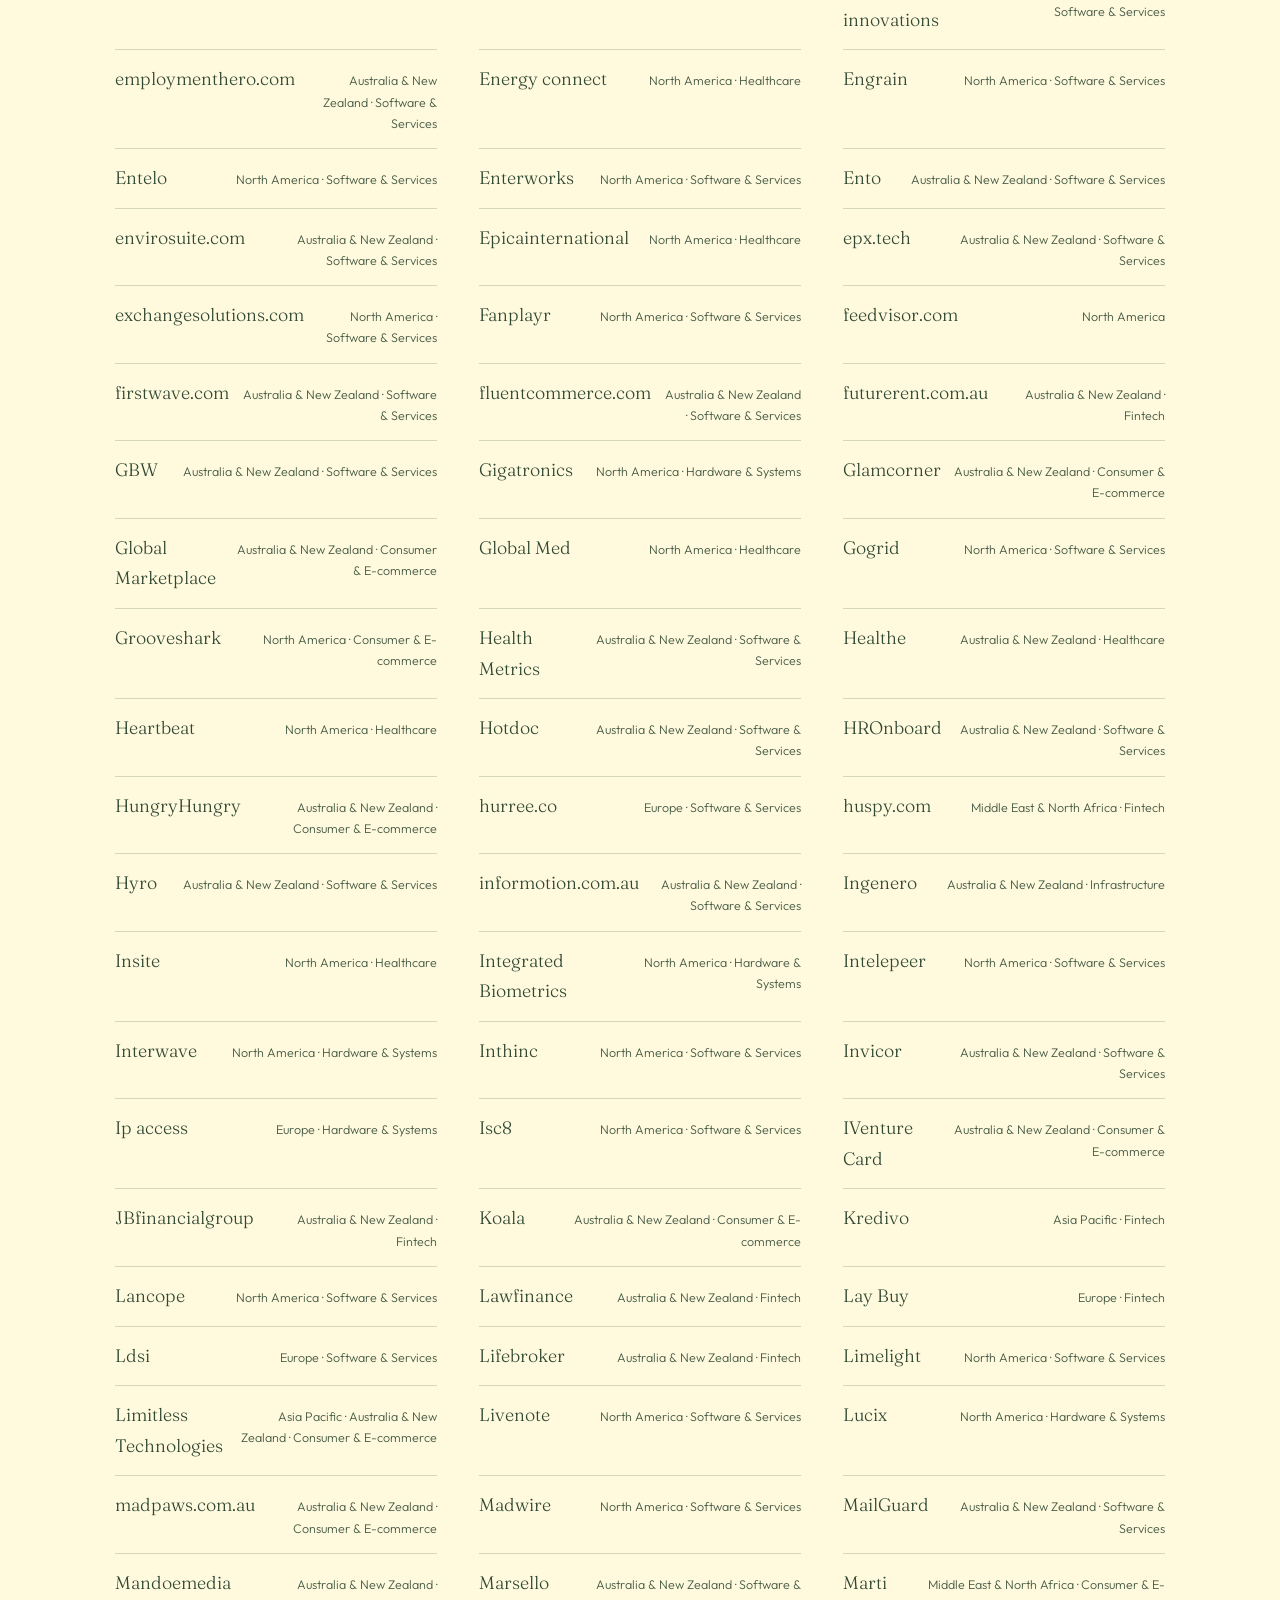
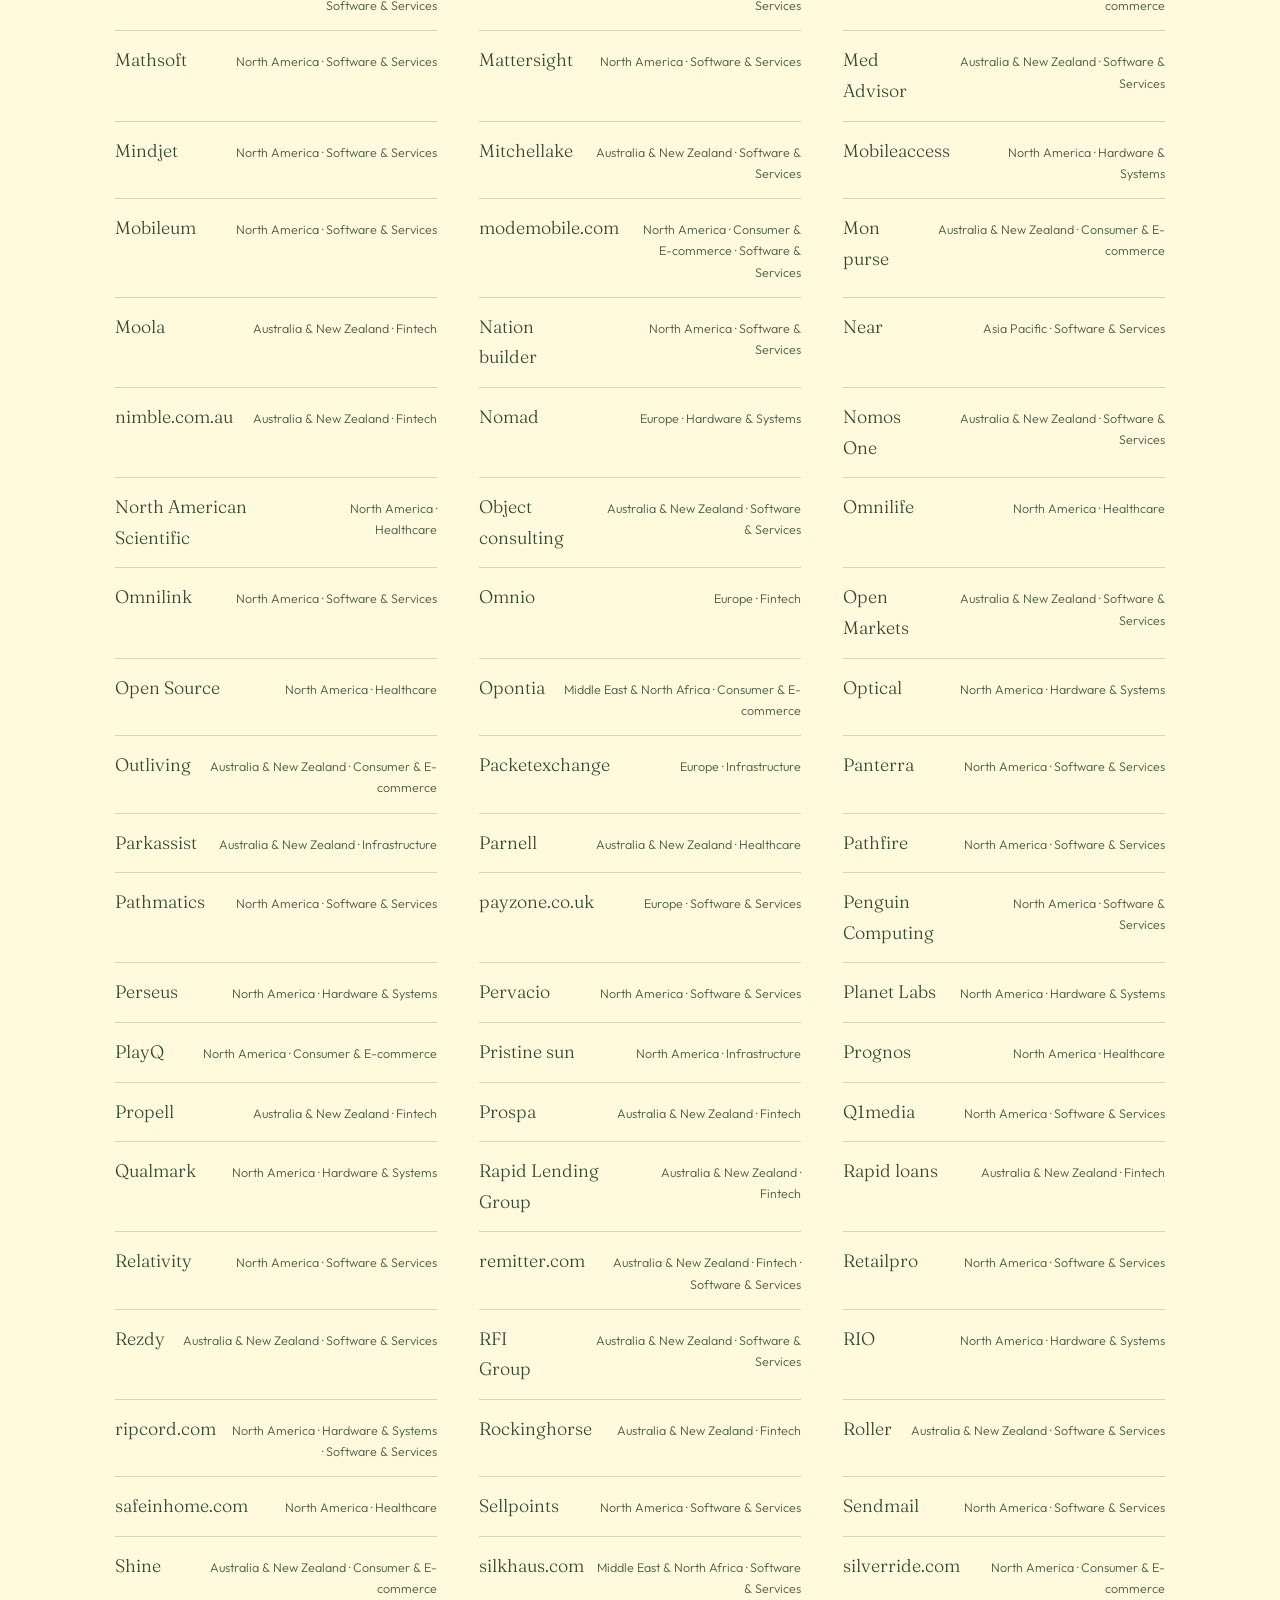
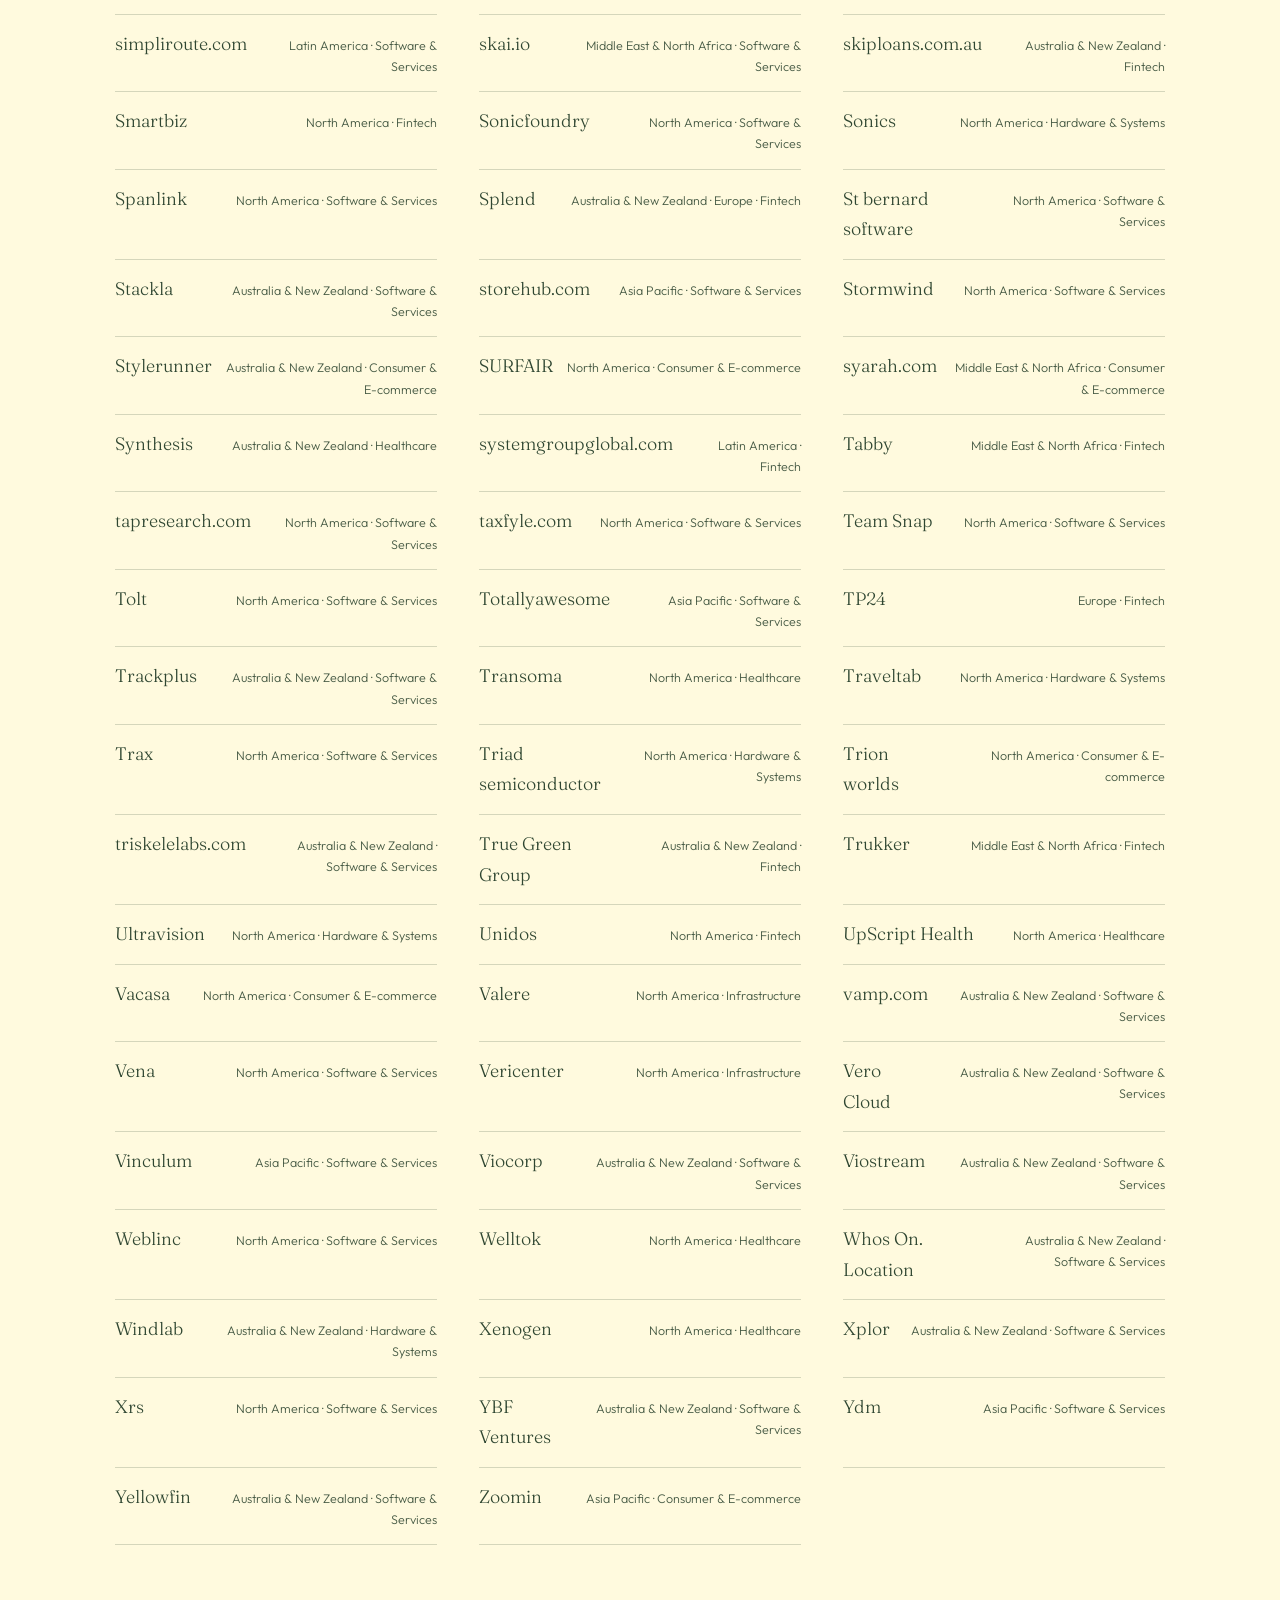
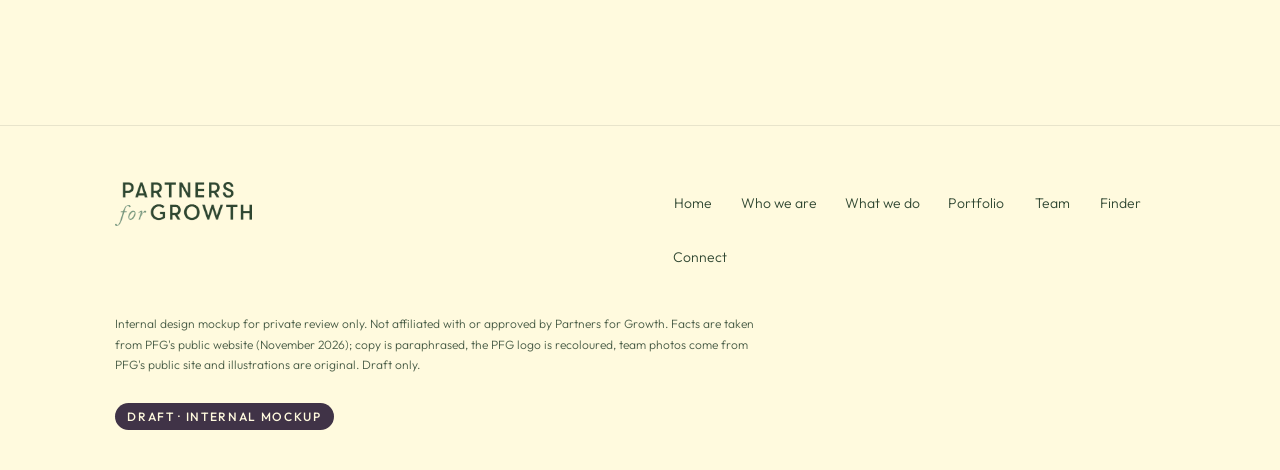
<file: portfolio.html>
<!doctype html><html lang="en-AU"><head><meta charset="utf-8"><meta name="viewport" content="width=device-width,initial-scale=1">
<meta name="robots" content="noindex, nofollow"><link rel="icon" href="data:image/svg+xml,%3Csvg xmlns=%22http://www.w3.org/2000/svg%22 viewBox=%220 0 32 32%22%3E%3Ccircle cx=%2216%22 cy=%2216%22 r=%2216%22 fill=%22%232F4631%22/%3E%3C/svg%3E"><title>Portfolio · Partners for Growth (internal mockup)</title><meta name="description" content="Selected PFG portfolio companies, featured stories and an office map (internal mockup).">
<link rel="preconnect" href="https://fonts.googleapis.com"><link rel="preconnect" href="https://fonts.gstatic.com" crossorigin>
<link rel="preload" as="style" href="https://fonts.googleapis.com/css2?family=Fraunces:ital,opsz,wght,SOFT@0,9..144,300..400,50;1,9..144,300,50&family=Outfit:wght@300;400;500&display=swap" onload="this.onload=null;this.rel='stylesheet'"><noscript><link rel="stylesheet" href="https://fonts.googleapis.com/css2?family=Fraunces:ital,opsz,wght,SOFT@0,9..144,300..400,50;1,9..144,300,50&family=Outfit:wght@300;400;500&display=swap"></noscript>
<link rel="stylesheet" href="css/site.css?v=v5"></head><body class="inner">
<header class="hdr"><a class="brand" href="index.html" aria-label="Partners for Growth home"><img src="assets/brand/pfg-logo-cream.webp" alt="Partners for Growth" width="720" height="233"></a><nav class="nav" aria-label="Main"><a href="who-we-are.html">Who we are</a><a href="growth-debt.html">What we do</a><a href="portfolio.html" aria-current="page">Portfolio</a><a href="team.html">Team</a><a href="finder.html">Finder</a><a href="connect.html">Connect</a></nav>
<button class="burger" aria-label="Menu" aria-expanded="false"><i></i><i></i></button></header>
<div class="overlay" role="dialog" aria-label="Menu"><img class="ologo" src="assets/brand/pfg-logo-cream.webp" alt="Partners for Growth" width="720" height="233"><a href="index.html">Home</a><a href="who-we-are.html">Who we are</a><a href="growth-debt.html">What we do</a><a href="portfolio.html">Portfolio</a><a href="team.html">Team</a><a href="finder.html">Finder</a><a href="connect.html">Connect</a></div>
<main><section class="phero"><div class="wrap fx"><span class="label">Global portfolio</span><h1 class="big">Companies across tech-enabled sectors, on six continents.</h1><p style=max-width:52ch>Innovation does not care where it happens, and neither do we.</p></div></section>
<section class="sec paper"><div class="wrap"><div class="fx"><span class="label">Featured stories</span><h2 class="sect">Six financings, in brief.</h2></div><div class="two"><div class="case fx"><span class="meta">Middle East &amp; North Africa · Fintech</span><h3 class="med" style="margin-top:8px">Tabby</h3><p>A fast-growing marketplace and BNPL app with an established receivables book needed a facility to grow lending, which freed capital for merchants, product and customers.</p></div><div class="case fx"><span class="meta">Latin America · Software &amp; services</span><h3 class="med" style="margin-top:8px">SUMA</h3><p>A finance and compliance platform for accountants and small businesses used growth debt to expand in Mexico and pursue acquisitions across the region.</p></div><div class="case fx"><span class="meta">Australia &amp; New Zealand · Consumer &amp; e-commerce</span><h3 class="med" style="margin-top:8px">Koala</h3><p>A bootstrapped Australian e-commerce leader with a strong record wanted to move into new products and markets before raising institutional equity.</p></div><div class="case fx"><span class="meta">Asia Pacific · Fintech</span><h3 class="med" style="margin-top:8px">Kredivo</h3><p>A consumer digital credit card business needed a bespoke offshore warehouse facility to fund a fast-growing loan book.</p></div><div class="case fx"><span class="meta">North America · Healthcare</span><h3 class="med" style="margin-top:8px">divvyDOSE</h3><p>A founder-backed specialty pharmacy improving patient outcomes sought an alternative to venture capital to keep growing quickly.</p></div><div class="case fx"><span class="meta">Australia &amp; New Zealand · Software &amp; services</span><h3 class="med" style="margin-top:8px">HotDoc</h3><p>A Melbourne healthcare SaaS company with strong top-line growth, still investing ahead of cash flow, used a recurring revenue facility to scale subscriptions.</p></div></div></div></section>
<section class="pad "  data-dark=1><div class="art"><img src="assets/img/portfolio-map.webp?v=v4" alt="Illustration: a world map planted like a garden, with small companies of every kind growing on each continent" width="1280" height="720" loading="lazy" decoding="async"></div><div class="panel pv-sage sec"><div class="wrap fx"><span class="label">Where we lend</span><h2 class="sect" style="max-width:24ch">North America to Australia, Latin America to the Gulf.</h2><ul class="regions"><li>North America</li><li>Latin America</li><li>Europe</li><li>Middle East &amp; North Africa</li><li>Asia Pacific</li><li>Australia &amp; New Zealand</li></ul></div></div></section>
<section class="sec paper dealmap" id="map"><div class="wrap"><div class="fx"><span class="label">Deal flow map</span><h2 class="sect" style="max-width:26ch">Six offices, lending into six regions.</h2><p style="max-width:60ch">Tap a city to see the office and the lending regions closest to it. PFG lends across North America, Latin America, Europe, the Middle East &amp; North Africa, Asia Pacific, and Australia &amp; New Zealand.</p></div>
<div class="mapscroll fx" tabindex="0" aria-label="Map of PFG offices. Scroll sideways on small screens."><div class="mapbox"><img src="assets/img/deal-map.webp?v=v3" alt="Illustrated world map in the site palette" width="1280" height="720" loading="lazy"><button type="button" class="pin" data-city="tiburon" style="left:10.74%;top:35.36%" aria-label="San Francisco Bay Area office"><i></i><span>San Francisco Bay Area</span></button><button type="button" class="pin" data-city="boston" style="left:27.11%;top:32.54%" aria-label="Boston office"><i></i><span>Boston</span></button><button type="button" class="pin" data-city="miami" style="left:23.2%;top:42.73%" aria-label="Miami office"><i></i><span>Miami</span></button><button type="button" class="pin" data-city="saopaulo" style="left:31.99%;top:72.23%" aria-label="São Paulo office"><i></i><span>São Paulo</span></button><button type="button" class="pin" data-city="dubai" style="left:62.52%;top:44.03%" aria-label="Dubai office"><i></i><span>Dubai</span></button><button type="button" class="pin" data-city="sydney" style="left:91.21%;top:73.97%" aria-label="Sydney office"><i></i><span>Sydney</span></button></div></div>
<p class="small maphint">Swipe the map sideways on a phone, or pick a city below.</p><div class="citylist" role="group" aria-label="Offices"><button type="button" class="pill" data-city="tiburon">San Francisco Bay Area</button><button type="button" class="pill" data-city="boston">Boston</button><button type="button" class="pill" data-city="miami">Miami</button><button type="button" class="pill" data-city="saopaulo">São Paulo</button><button type="button" class="pill" data-city="dubai">Dubai</button><button type="button" class="pill" data-city="sydney">Sydney</button></div><div class="citycards" aria-live="polite"><div class="citycard" id="city-tiburon" hidden><span class="label">PFG office</span><h3 class="med">San Francisco Bay Area</h3><p class="small">1751 Tiburon Boulevard<br>Tiburon, CA 94920<br>United States</p><span class="label" style="margin-top:12px;display:block">Closest lending regions</span><ul class="chips"><li>North America</li><li>Asia Pacific</li></ul><button type="button" class="pill citycard-close">Close</button></div><div class="citycard" id="city-boston" hidden><span class="label">PFG office</span><h3 class="med">Boston</h3><p class="small">855 Boylston Street, Suite 1000<br>Boston, MA 02116<br>United States</p><span class="label" style="margin-top:12px;display:block">Closest lending regions</span><ul class="chips"><li>North America</li><li>Europe</li></ul><button type="button" class="pill citycard-close">Close</button></div><div class="citycard" id="city-miami" hidden><span class="label">PFG office</span><h3 class="med">Miami</h3><p class="small">252 NW 29th St, #9<br>Miami, FL 33127<br>United States</p><span class="label" style="margin-top:12px;display:block">Closest lending regions</span><ul class="chips"><li>North America</li><li>Latin America</li></ul><button type="button" class="pill citycard-close">Close</button></div><div class="citycard" id="city-saopaulo" hidden><span class="label">PFG office</span><h3 class="med">São Paulo</h3><p class="small">Alameda Vicente Pinzon, 54<br>Vila Olímpia<br>São Paulo, SP 04547-130, Brazil</p><span class="label" style="margin-top:12px;display:block">Closest lending regions</span><ul class="chips"><li>Latin America</li></ul><button type="button" class="pill citycard-close">Close</button></div><div class="citycard" id="city-dubai" hidden><span class="label">PFG office</span><h3 class="med">Dubai</h3><p class="small">8th Floor, The Offices 4<br>One Central<br>Dubai World Trade Center</p><span class="label" style="margin-top:12px;display:block">Closest lending regions</span><ul class="chips"><li>Middle East &amp; North Africa</li><li>Europe</li></ul><button type="button" class="pill citycard-close">Close</button></div><div class="citycard" id="city-sydney" hidden><span class="label">PFG office</span><h3 class="med">Sydney</h3><p class="small">Level 2, 50 Bridge Street<br>Sydney NSW 2000<br>Australia</p><span class="label" style="margin-top:12px;display:block">Closest lending regions</span><ul class="chips"><li>Australia &amp; New Zealand</li><li>Asia Pacific</li></ul><button type="button" class="pill citycard-close">Close</button></div></div>
<p class="small" style="opacity:.88;margin-top:18px">"Closest lending regions" is a geographic guide built from the offices and regions listed on PFG's public site. It is not a statement of each office's mandate. No deal counts are shown.</p></div></section><section class="sec paper" id="directory"><div class="wrap"><span class="label">Directory</span><h2 class="sect">Current and past companies</h2>
<p class="small" style="max-width:70ch">Names as shown on PFG's public portfolio (taken from logo labels; where a logo had no label, the company's web domain is shown). Logos and descriptions are not reproduced.</p>
<div class="filters" id="freg" role="group"><button data-v="All" aria-pressed="true">All regions</button><button data-v="North America" aria-pressed="false">North America</button><button data-v="Latin America" aria-pressed="false">Latin America</button><button data-v="Europe" aria-pressed="false">Europe</button><button data-v="Middle East &amp; North Africa" aria-pressed="false">Middle East &amp; North Africa</button><button data-v="Asia Pacific" aria-pressed="false">Asia Pacific</button><button data-v="Australia &amp; New Zealand" aria-pressed="false">Australia &amp; New Zealand</button></div><div class="filters" id="fsec" role="group"><button data-v="All" aria-pressed="true">All sectors</button><button data-v="Software &amp; Services" aria-pressed="false">Software &amp; Services</button><button data-v="Fintech" aria-pressed="false">Fintech</button><button data-v="Consumer &amp; E-commerce" aria-pressed="false">Consumer &amp; E-commerce</button><button data-v="Hardware &amp; Systems" aria-pressed="false">Hardware &amp; Systems</button><button data-v="Healthcare" aria-pressed="false">Healthcare</button><button data-v="Infrastructure" aria-pressed="false">Infrastructure</button></div><p class="count" id="count"></p><ul class="dir" id="dir"></ul></div></section></main>
<footer class="ftr"><div class="wrap"><div class="grid"><div class="c6"><a class="brand" href="index.html" aria-label="Partners for Growth home"><img src="assets/brand/pfg-logo-green.webp" alt="Partners for Growth" width="720" height="233"></a></div>
<div class="c6"><nav aria-label="Footer"><a href="index.html">Home</a><a href="who-we-are.html">Who we are</a><a href="growth-debt.html">What we do</a><a href="portfolio.html">Portfolio</a><a href="team.html">Team</a><a href="finder.html">Finder</a><a href="connect.html">Connect</a></nav></div></div>
<p class="legal">Internal design mockup for private review only. Not affiliated with or approved by Partners for Growth. Facts are taken from PFG's public website (November 2026); copy is paraphrased, the PFG logo is recoloured, team photos come from PFG's public site and illustrations are original. Draft only.</p><p class="draft">Draft · internal mockup</p></div></footer>
<script src="js/portfolio-data.js"></script><script src="js/site.js?v=v5"></script></body></html>
</file>
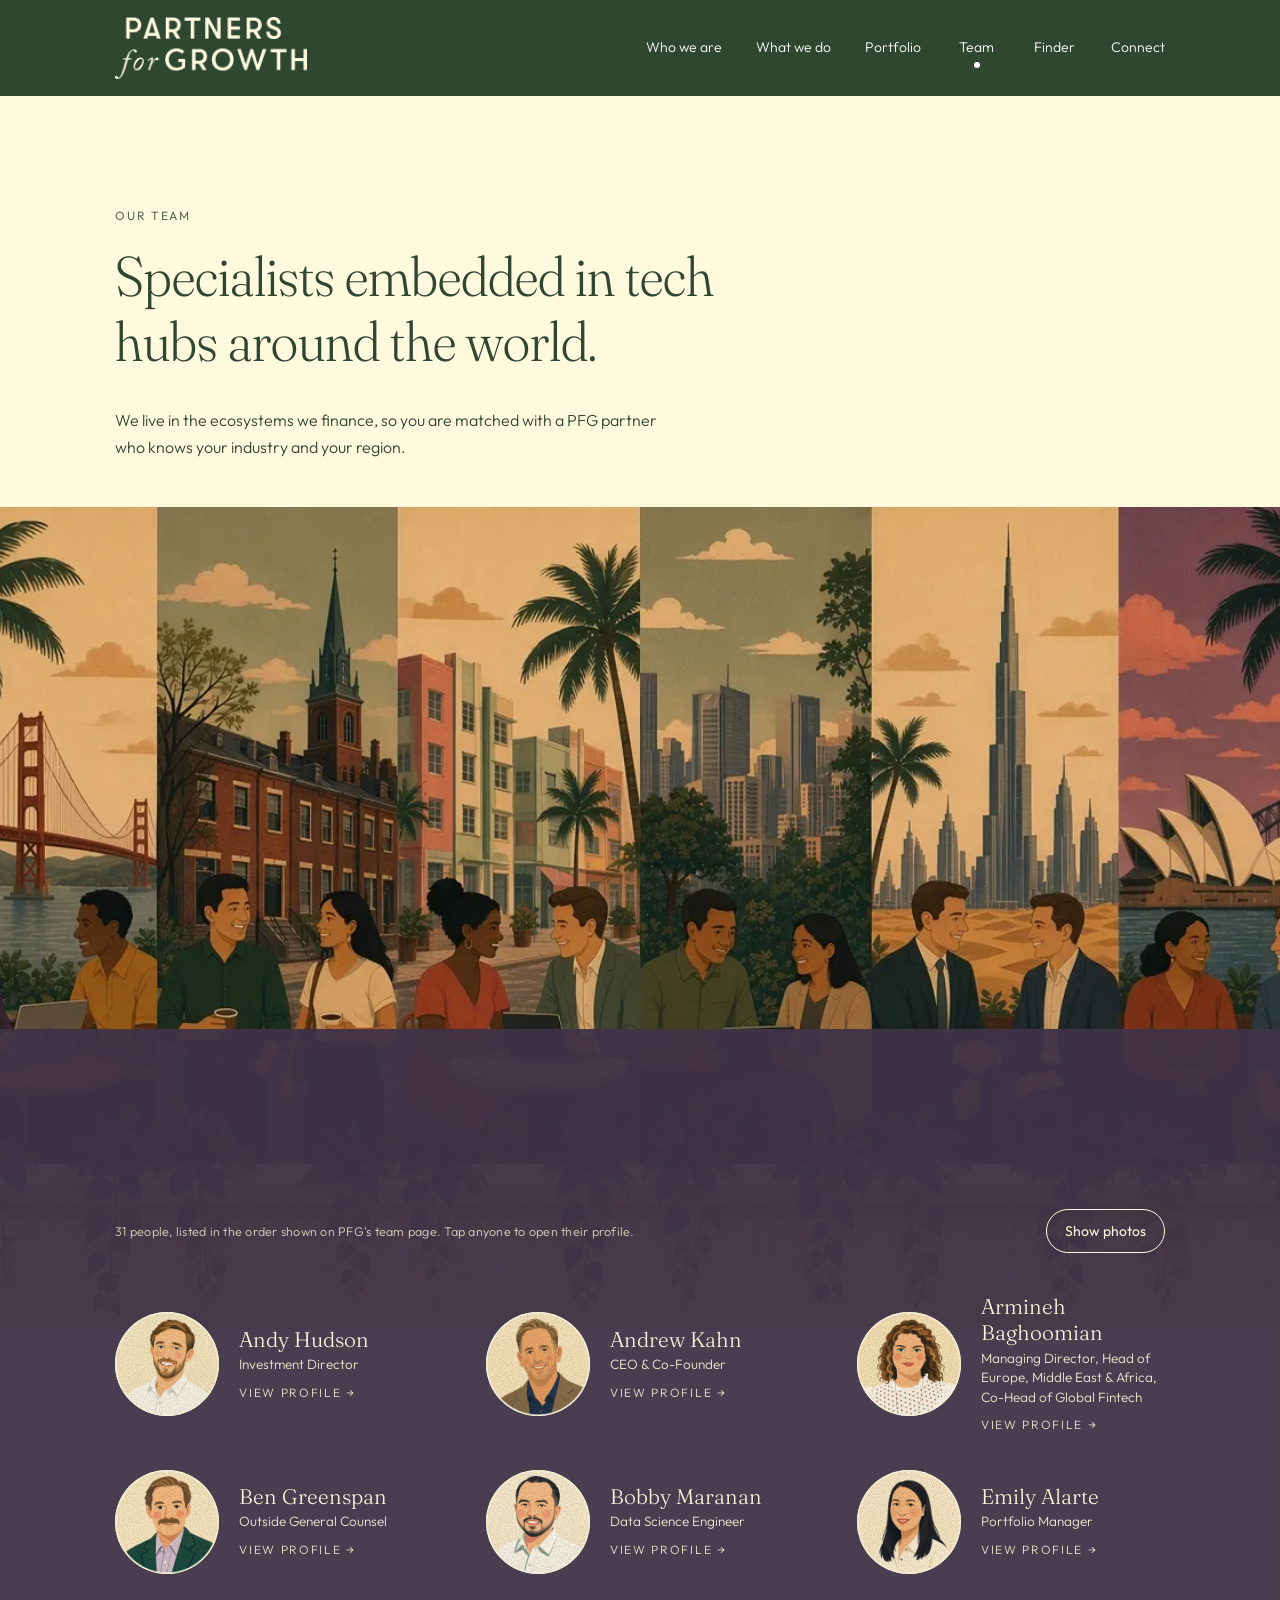
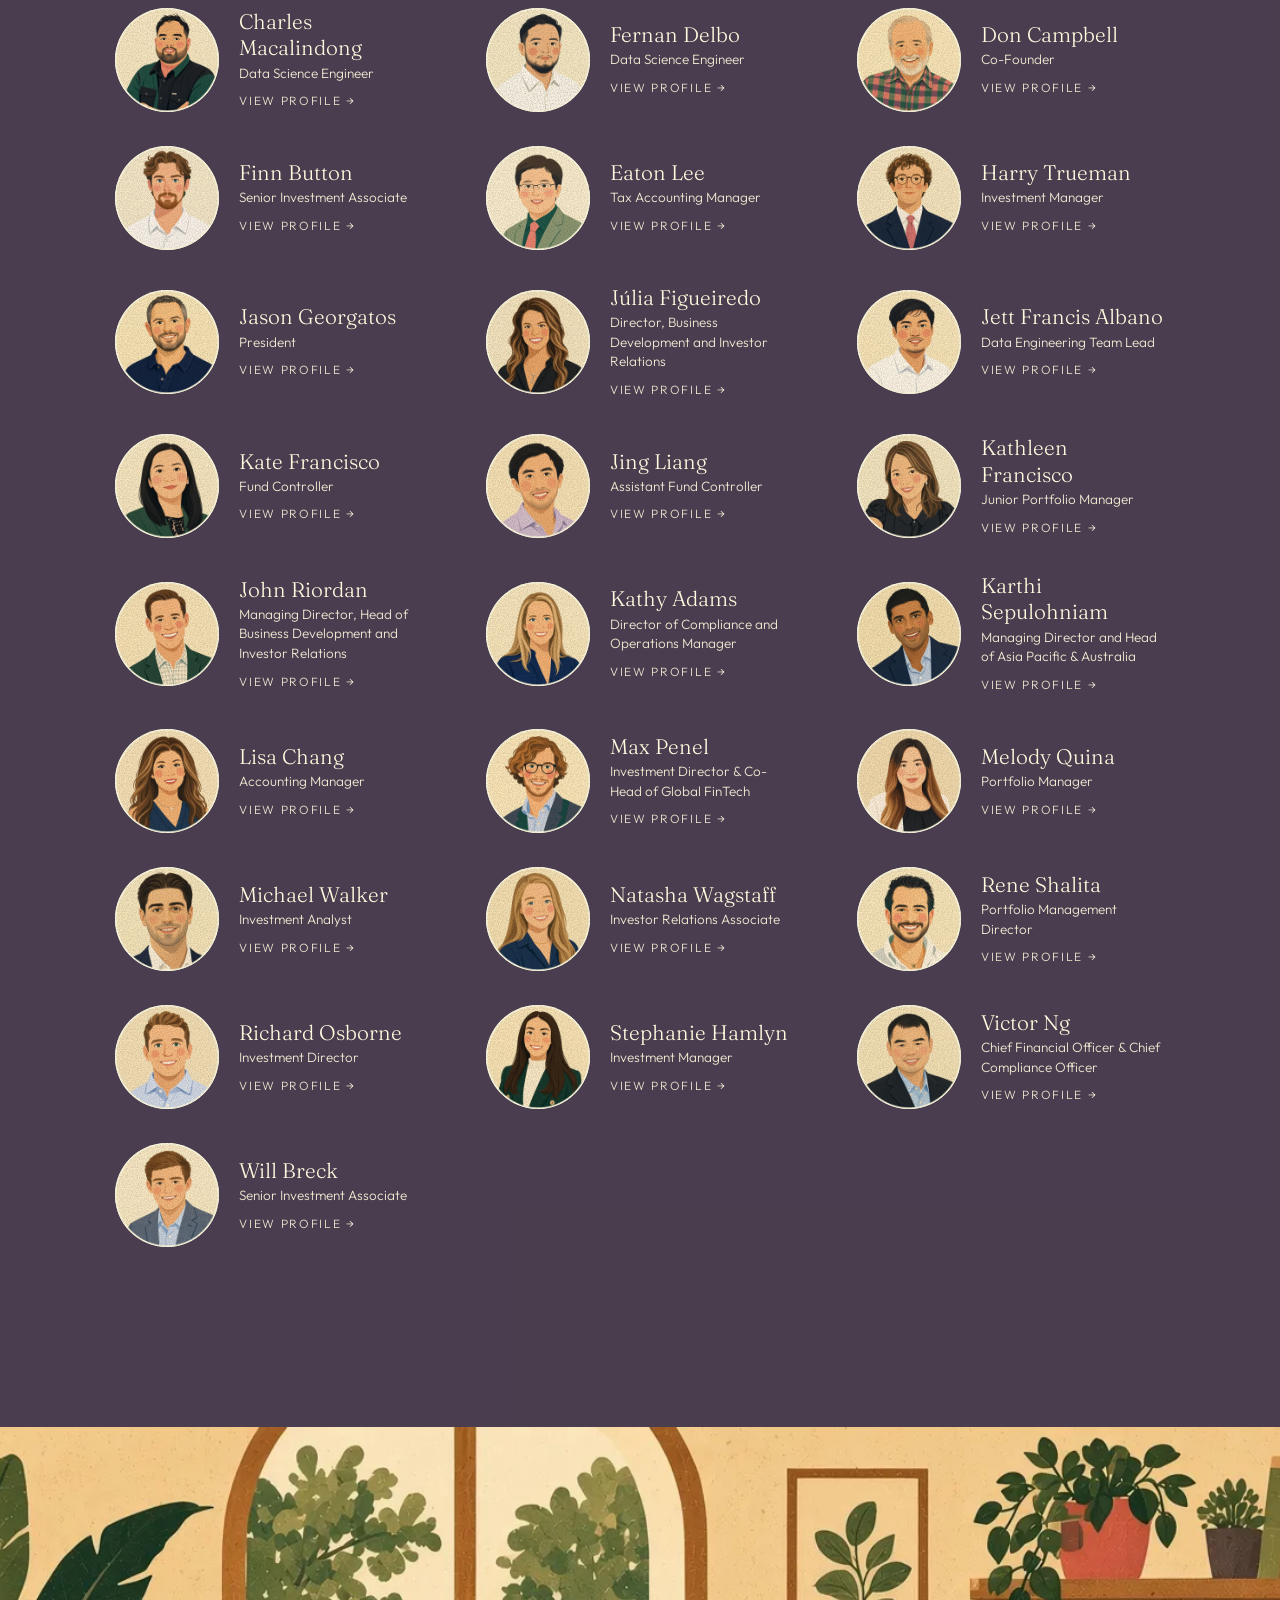
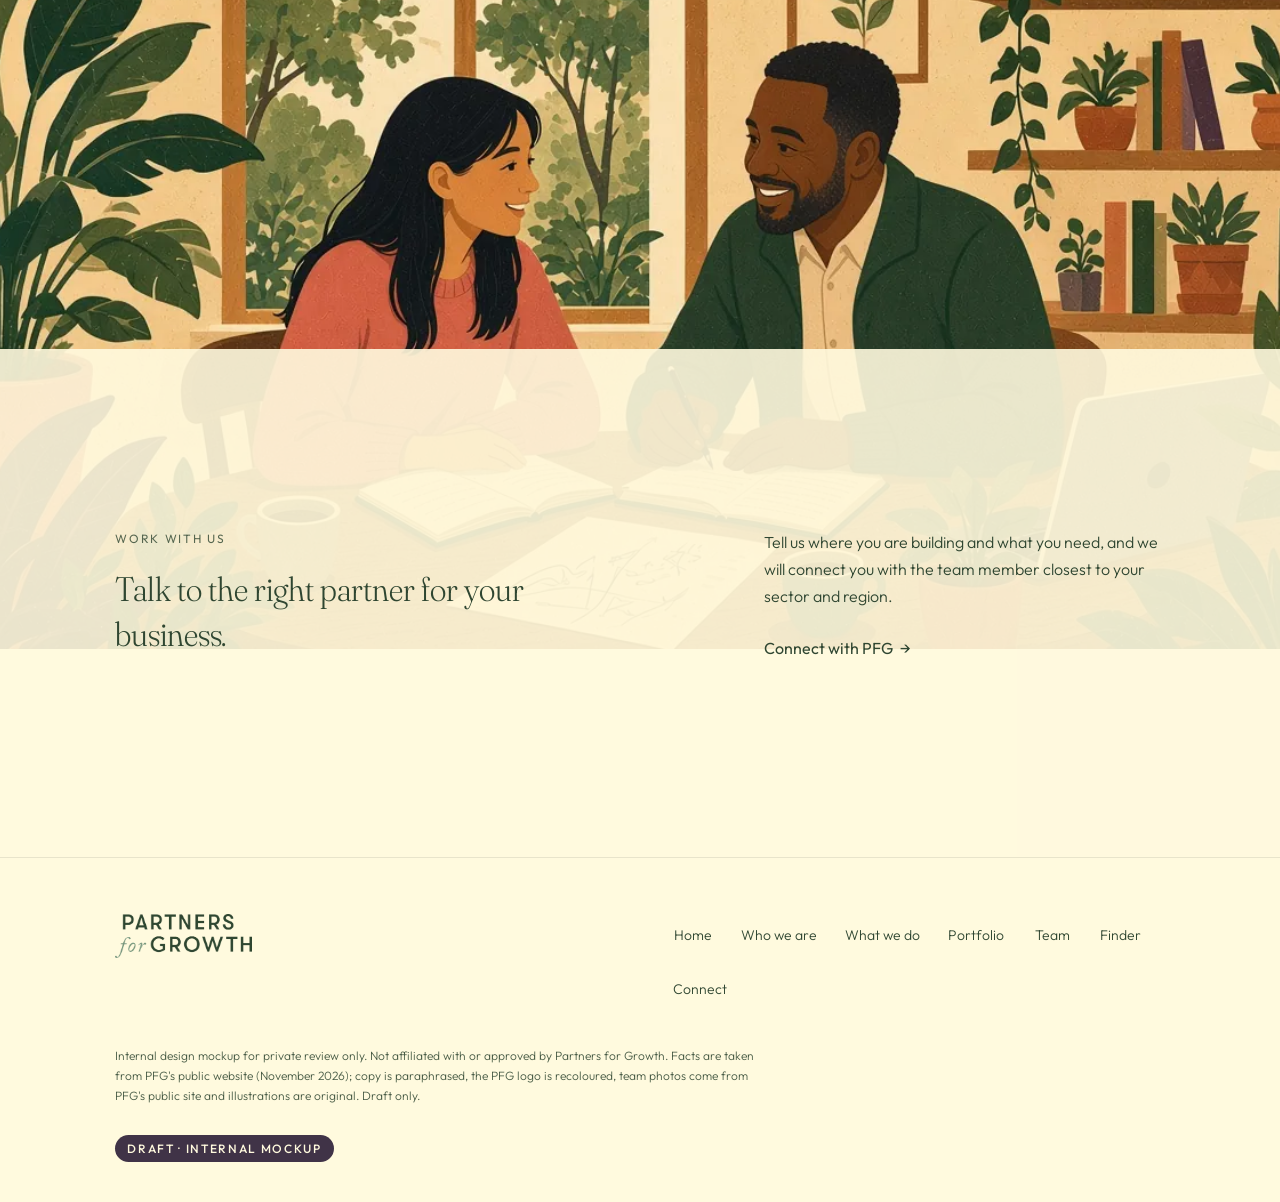
<file: team.html>
<!doctype html><html lang="en-AU"><head><meta charset="utf-8"><meta name="viewport" content="width=device-width,initial-scale=1">
<meta name="robots" content="noindex, nofollow"><link rel="icon" href="data:image/svg+xml,%3Csvg xmlns=%22http://www.w3.org/2000/svg%22 viewBox=%220 0 32 32%22%3E%3Ccircle cx=%2216%22 cy=%2216%22 r=%2216%22 fill=%22%232F4631%22/%3E%3C/svg%3E"><title>Team · Partners for Growth (internal mockup)</title><meta name="description" content="Meet the PFG team across San Francisco, Boston, Miami, São Paulo, Dubai and Sydney (internal mockup).">
<link rel="preconnect" href="https://fonts.googleapis.com"><link rel="preconnect" href="https://fonts.gstatic.com" crossorigin>
<link rel="preload" as="style" href="https://fonts.googleapis.com/css2?family=Fraunces:ital,opsz,wght,SOFT@0,9..144,300..400,50;1,9..144,300,50&family=Outfit:wght@300;400;500&display=swap" onload="this.onload=null;this.rel='stylesheet'"><noscript><link rel="stylesheet" href="https://fonts.googleapis.com/css2?family=Fraunces:ital,opsz,wght,SOFT@0,9..144,300..400,50;1,9..144,300,50&family=Outfit:wght@300;400;500&display=swap"></noscript>
<link rel="stylesheet" href="css/site.css?v=v5"></head><body class="inner">
<header class="hdr"><a class="brand" href="index.html" aria-label="Partners for Growth home"><img src="assets/brand/pfg-logo-cream.webp" alt="Partners for Growth" width="720" height="233"></a><nav class="nav" aria-label="Main"><a href="who-we-are.html">Who we are</a><a href="growth-debt.html">What we do</a><a href="portfolio.html">Portfolio</a><a href="team.html" aria-current="page">Team</a><a href="finder.html">Finder</a><a href="connect.html">Connect</a></nav>
<button class="burger" aria-label="Menu" aria-expanded="false"><i></i><i></i></button></header>
<div class="overlay" role="dialog" aria-label="Menu"><img class="ologo" src="assets/brand/pfg-logo-cream.webp" alt="Partners for Growth" width="720" height="233"><a href="index.html">Home</a><a href="who-we-are.html">Who we are</a><a href="growth-debt.html">What we do</a><a href="portfolio.html">Portfolio</a><a href="team.html">Team</a><a href="finder.html">Finder</a><a href="connect.html">Connect</a></div>
<main><section class="phero"><div class="wrap fx"><span class="label">Our team</span><h1 class="big">Specialists embedded in tech hubs around the world.</h1><p style=max-width:52ch>We live in the ecosystems we finance, so you are matched with a PFG partner who knows your industry and your region.</p></div></section>
<section class="pad "  data-dark=1><div class="art"><img src="assets/img/team-hubs.webp?v=v4" alt="Illustration: PFG people meeting founders in San Francisco, Boston, Miami, São Paulo, Dubai and Sydney, with each city's landmarks behind them" width="1280" height="720" loading="lazy" decoding="async"></div><div class="panel pv-plum sec"><div class="wrap"><div class="teambar fx"><p class="small">31 people, listed in the order shown on PFG's team page. Tap anyone to open their profile.</p><button type="button" id="portraitToggle" class="pill" aria-pressed="false">Show photos</button></div><div class="team"><button type="button" class="person fx" data-slug="andy-hudson" aria-haspopup="dialog"><div class="portrait photo"><img src="assets/team-illustrated/andy-hudson.webp" data-photo="assets/team/andy-hudson.webp" data-ill="assets/team-illustrated/andy-hudson.webp" alt="Andy Hudson" width="360" height="360" loading="lazy"></div><span class="pmeta"><span class="pname">Andy Hudson</span><span class="ptitle">Investment Director</span><span class="pmore">View profile</span></span></button><button type="button" class="person fx" data-slug="andrew-kahn" aria-haspopup="dialog"><div class="portrait photo"><img src="assets/team-illustrated/andrew-kahn.webp" data-photo="assets/team/andrew-kahn.webp" data-ill="assets/team-illustrated/andrew-kahn.webp" alt="Andrew Kahn" width="360" height="360" loading="lazy"></div><span class="pmeta"><span class="pname">Andrew Kahn</span><span class="ptitle">CEO &amp; Co-Founder</span><span class="pmore">View profile</span></span></button><button type="button" class="person fx" data-slug="armineh-baghoomian" aria-haspopup="dialog"><div class="portrait photo"><img src="assets/team-illustrated/armineh-baghoomian.webp" data-photo="assets/team/armineh-baghoomian.webp" data-ill="assets/team-illustrated/armineh-baghoomian.webp" alt="Armineh Baghoomian" width="360" height="360" loading="lazy"></div><span class="pmeta"><span class="pname">Armineh Baghoomian</span><span class="ptitle">Managing Director, Head of Europe, Middle East &amp; Africa, Co-Head of Global Fintech</span><span class="pmore">View profile</span></span></button><button type="button" class="person fx" data-slug="ben-greenspan" aria-haspopup="dialog"><div class="portrait photo"><img src="assets/team-illustrated/ben-greenspan.webp" data-photo="assets/team/ben-greenspan.webp" data-ill="assets/team-illustrated/ben-greenspan.webp" alt="Ben Greenspan" width="360" height="360" loading="lazy"></div><span class="pmeta"><span class="pname">Ben Greenspan</span><span class="ptitle">Outside General Counsel</span><span class="pmore">View profile</span></span></button><button type="button" class="person fx" data-slug="bobby-maranan" aria-haspopup="dialog"><div class="portrait photo"><img src="assets/team-illustrated/bobby-maranan.webp" data-photo="assets/team/bobby-maranan.webp" data-ill="assets/team-illustrated/bobby-maranan.webp" alt="Bobby Maranan" width="360" height="360" loading="lazy"></div><span class="pmeta"><span class="pname">Bobby Maranan</span><span class="ptitle">Data Science Engineer</span><span class="pmore">View profile</span></span></button><button type="button" class="person fx" data-slug="emily-alarte" aria-haspopup="dialog"><div class="portrait photo"><img src="assets/team-illustrated/emily-alarte.webp" data-photo="assets/team/emily-alarte.webp" data-ill="assets/team-illustrated/emily-alarte.webp" alt="Emily Alarte" width="360" height="360" loading="lazy"></div><span class="pmeta"><span class="pname">Emily Alarte</span><span class="ptitle">Portfolio Manager</span><span class="pmore">View profile</span></span></button><button type="button" class="person fx" data-slug="charles-macalindong" aria-haspopup="dialog"><div class="portrait photo"><img src="assets/team-illustrated/charles-macalindong.webp" data-photo="assets/team/charles-macalindong.webp" data-ill="assets/team-illustrated/charles-macalindong.webp" alt="Charles Macalindong" width="360" height="360" loading="lazy"></div><span class="pmeta"><span class="pname">Charles Macalindong</span><span class="ptitle">Data Science Engineer</span><span class="pmore">View profile</span></span></button><button type="button" class="person fx" data-slug="fernan-delbo" aria-haspopup="dialog"><div class="portrait photo"><img src="assets/team-illustrated/fernan-delbo.webp" data-photo="assets/team/fernan-delbo.webp" data-ill="assets/team-illustrated/fernan-delbo.webp" alt="Fernan Delbo" width="360" height="360" loading="lazy"></div><span class="pmeta"><span class="pname">Fernan Delbo</span><span class="ptitle">Data Science Engineer</span><span class="pmore">View profile</span></span></button><button type="button" class="person fx" data-slug="don-campbell" aria-haspopup="dialog"><div class="portrait photo"><img src="assets/team-illustrated/don-campbell.webp" data-photo="assets/team/don-campbell.webp" data-ill="assets/team-illustrated/don-campbell.webp" alt="Don Campbell" width="360" height="360" loading="lazy"></div><span class="pmeta"><span class="pname">Don Campbell</span><span class="ptitle">Co-Founder</span><span class="pmore">View profile</span></span></button><button type="button" class="person fx" data-slug="finn-button" aria-haspopup="dialog"><div class="portrait photo"><img src="assets/team-illustrated/finn-button.webp" data-photo="assets/team/finn-button.webp" data-ill="assets/team-illustrated/finn-button.webp" alt="Finn Button" width="360" height="360" loading="lazy"></div><span class="pmeta"><span class="pname">Finn Button</span><span class="ptitle">Senior Investment Associate</span><span class="pmore">View profile</span></span></button><button type="button" class="person fx" data-slug="eaton-lee" aria-haspopup="dialog"><div class="portrait photo"><img src="assets/team-illustrated/eaton-lee.webp" data-photo="assets/team/eaton-lee.webp" data-ill="assets/team-illustrated/eaton-lee.webp" alt="Eaton Lee" width="360" height="360" loading="lazy"></div><span class="pmeta"><span class="pname">Eaton Lee</span><span class="ptitle">Tax Accounting Manager</span><span class="pmore">View profile</span></span></button><button type="button" class="person fx" data-slug="harry-trueman" aria-haspopup="dialog"><div class="portrait photo"><img src="assets/team-illustrated/harry-trueman.webp" data-photo="assets/team/harry-trueman.webp" data-ill="assets/team-illustrated/harry-trueman.webp" alt="Harry Trueman" width="360" height="360" loading="lazy"></div><span class="pmeta"><span class="pname">Harry Trueman</span><span class="ptitle">Investment Manager</span><span class="pmore">View profile</span></span></button><button type="button" class="person fx" data-slug="jason-georgatos" aria-haspopup="dialog"><div class="portrait photo"><img src="assets/team-illustrated/jason-georgatos.webp" data-photo="assets/team/jason-georgatos.webp" data-ill="assets/team-illustrated/jason-georgatos.webp" alt="Jason Georgatos" width="360" height="360" loading="lazy"></div><span class="pmeta"><span class="pname">Jason Georgatos</span><span class="ptitle">President</span><span class="pmore">View profile</span></span></button><button type="button" class="person fx" data-slug="julia-figueiredo" aria-haspopup="dialog"><div class="portrait photo"><img src="assets/team-illustrated/julia-figueiredo.webp" data-photo="assets/team/julia-figueiredo.webp" data-ill="assets/team-illustrated/julia-figueiredo.webp" alt="Júlia Figueiredo" width="360" height="360" loading="lazy"></div><span class="pmeta"><span class="pname">Júlia Figueiredo</span><span class="ptitle">Director, Business Development and Investor Relations</span><span class="pmore">View profile</span></span></button><button type="button" class="person fx" data-slug="jett-francis-albano" aria-haspopup="dialog"><div class="portrait photo"><img src="assets/team-illustrated/jett-francis-albano.webp" data-photo="assets/team/jett-francis-albano.webp" data-ill="assets/team-illustrated/jett-francis-albano.webp" alt="Jett Francis Albano" width="360" height="360" loading="lazy"></div><span class="pmeta"><span class="pname">Jett Francis Albano</span><span class="ptitle">Data Engineering Team Lead</span><span class="pmore">View profile</span></span></button><button type="button" class="person fx" data-slug="kate-francisco" aria-haspopup="dialog"><div class="portrait photo"><img src="assets/team-illustrated/kate-francisco.webp" data-photo="assets/team/kate-francisco.webp" data-ill="assets/team-illustrated/kate-francisco.webp" alt="Kate Francisco" width="360" height="360" loading="lazy"></div><span class="pmeta"><span class="pname">Kate Francisco</span><span class="ptitle">Fund Controller</span><span class="pmore">View profile</span></span></button><button type="button" class="person fx" data-slug="jing-liang" aria-haspopup="dialog"><div class="portrait photo"><img src="assets/team-illustrated/jing-liang.webp" data-photo="assets/team/jing-liang.webp" data-ill="assets/team-illustrated/jing-liang.webp" alt="Jing Liang" width="360" height="360" loading="lazy"></div><span class="pmeta"><span class="pname">Jing Liang</span><span class="ptitle">Assistant Fund Controller</span><span class="pmore">View profile</span></span></button><button type="button" class="person fx" data-slug="kathleen-francisco" aria-haspopup="dialog"><div class="portrait photo"><img src="assets/team-illustrated/kathleen-francisco.webp" data-photo="assets/team/kathleen-francisco.webp" data-ill="assets/team-illustrated/kathleen-francisco.webp" alt="Kathleen Francisco" width="360" height="360" loading="lazy"></div><span class="pmeta"><span class="pname">Kathleen Francisco</span><span class="ptitle">Junior Portfolio Manager</span><span class="pmore">View profile</span></span></button><button type="button" class="person fx" data-slug="john-riordan" aria-haspopup="dialog"><div class="portrait photo"><img src="assets/team-illustrated/john-riordan.webp" data-photo="assets/team/john-riordan.webp" data-ill="assets/team-illustrated/john-riordan.webp" alt="John Riordan" width="360" height="360" loading="lazy"></div><span class="pmeta"><span class="pname">John Riordan</span><span class="ptitle">Managing Director, Head of Business Development and Investor Relations</span><span class="pmore">View profile</span></span></button><button type="button" class="person fx" data-slug="kathy-adams" aria-haspopup="dialog"><div class="portrait photo"><img src="assets/team-illustrated/kathy-adams.webp" data-photo="assets/team/kathy-adams.webp" data-ill="assets/team-illustrated/kathy-adams.webp" alt="Kathy Adams" width="360" height="360" loading="lazy"></div><span class="pmeta"><span class="pname">Kathy Adams</span><span class="ptitle">Director of Compliance and Operations Manager</span><span class="pmore">View profile</span></span></button><button type="button" class="person fx" data-slug="karthi-sepulohniam" aria-haspopup="dialog"><div class="portrait photo"><img src="assets/team-illustrated/karthi-sepulohniam.webp" data-photo="assets/team/karthi-sepulohniam.webp" data-ill="assets/team-illustrated/karthi-sepulohniam.webp" alt="Karthi Sepulohniam" width="360" height="360" loading="lazy"></div><span class="pmeta"><span class="pname">Karthi Sepulohniam</span><span class="ptitle">Managing Director and Head of Asia Pacific &amp; Australia</span><span class="pmore">View profile</span></span></button><button type="button" class="person fx" data-slug="lisa-chang" aria-haspopup="dialog"><div class="portrait photo"><img src="assets/team-illustrated/lisa-chang.webp" data-photo="assets/team/lisa-chang.webp" data-ill="assets/team-illustrated/lisa-chang.webp" alt="Lisa Chang" width="360" height="360" loading="lazy"></div><span class="pmeta"><span class="pname">Lisa Chang</span><span class="ptitle">Accounting Manager</span><span class="pmore">View profile</span></span></button><button type="button" class="person fx" data-slug="max-penel" aria-haspopup="dialog"><div class="portrait photo"><img src="assets/team-illustrated/max-penel.webp" data-photo="assets/team/max-penel.webp" data-ill="assets/team-illustrated/max-penel.webp" alt="Max Penel" width="360" height="360" loading="lazy"></div><span class="pmeta"><span class="pname">Max Penel</span><span class="ptitle">Investment Director &amp; Co-Head of Global FinTech</span><span class="pmore">View profile</span></span></button><button type="button" class="person fx" data-slug="melody-quina" aria-haspopup="dialog"><div class="portrait photo"><img src="assets/team-illustrated/melody-quina.webp" data-photo="assets/team/melody-quina.webp" data-ill="assets/team-illustrated/melody-quina.webp" alt="Melody Quina" width="360" height="360" loading="lazy"></div><span class="pmeta"><span class="pname">Melody Quina</span><span class="ptitle">Portfolio Manager</span><span class="pmore">View profile</span></span></button><button type="button" class="person fx" data-slug="michael-walker" aria-haspopup="dialog"><div class="portrait photo"><img src="assets/team-illustrated/michael-walker.webp" data-photo="assets/team/michael-walker.webp" data-ill="assets/team-illustrated/michael-walker.webp" alt="Michael Walker" width="360" height="360" loading="lazy"></div><span class="pmeta"><span class="pname">Michael Walker</span><span class="ptitle">Investment Analyst</span><span class="pmore">View profile</span></span></button><button type="button" class="person fx" data-slug="natasha-wagstaff" aria-haspopup="dialog"><div class="portrait photo"><img src="assets/team-illustrated/natasha-wagstaff.webp" data-photo="assets/team/natasha-wagstaff.webp" data-ill="assets/team-illustrated/natasha-wagstaff.webp" alt="Natasha Wagstaff" width="360" height="360" loading="lazy"></div><span class="pmeta"><span class="pname">Natasha Wagstaff</span><span class="ptitle">Investor Relations Associate</span><span class="pmore">View profile</span></span></button><button type="button" class="person fx" data-slug="rene-shalita" aria-haspopup="dialog"><div class="portrait photo"><img src="assets/team-illustrated/rene-shalita.webp" data-photo="assets/team/rene-shalita.webp" data-ill="assets/team-illustrated/rene-shalita.webp" alt="Rene Shalita" width="360" height="360" loading="lazy"></div><span class="pmeta"><span class="pname">Rene Shalita</span><span class="ptitle">Portfolio Management Director</span><span class="pmore">View profile</span></span></button><button type="button" class="person fx" data-slug="richard-osborne" aria-haspopup="dialog"><div class="portrait photo"><img src="assets/team-illustrated/richard-osborne.webp" data-photo="assets/team/richard-osborne.webp" data-ill="assets/team-illustrated/richard-osborne.webp" alt="Richard Osborne" width="360" height="360" loading="lazy"></div><span class="pmeta"><span class="pname">Richard Osborne</span><span class="ptitle">Investment Director</span><span class="pmore">View profile</span></span></button><button type="button" class="person fx" data-slug="stephanie-hamlyn" aria-haspopup="dialog"><div class="portrait photo"><img src="assets/team-illustrated/stephanie-hamlyn.webp" data-photo="assets/team/stephanie-hamlyn.webp" data-ill="assets/team-illustrated/stephanie-hamlyn.webp" alt="Stephanie Hamlyn" width="360" height="360" loading="lazy"></div><span class="pmeta"><span class="pname">Stephanie Hamlyn</span><span class="ptitle">Investment Manager</span><span class="pmore">View profile</span></span></button><button type="button" class="person fx" data-slug="victor-ng" aria-haspopup="dialog"><div class="portrait photo"><img src="assets/team-illustrated/victor-ng.webp" data-photo="assets/team/victor-ng.webp" data-ill="assets/team-illustrated/victor-ng.webp" alt="Victor Ng" width="360" height="360" loading="lazy"></div><span class="pmeta"><span class="pname">Victor Ng</span><span class="ptitle">Chief Financial Officer &amp; Chief Compliance Officer</span><span class="pmore">View profile</span></span></button><button type="button" class="person fx" data-slug="will-breck" aria-haspopup="dialog"><div class="portrait photo"><img src="assets/team-illustrated/will-breck.webp" data-photo="assets/team/will-breck.webp" data-ill="assets/team-illustrated/will-breck.webp" alt="Will Breck" width="360" height="360" loading="lazy"></div><span class="pmeta"><span class="pname">Will Breck</span><span class="ptitle">Senior Investment Associate</span><span class="pmore">View profile</span></span></button></div></div></div></section>
<section class="pad "  ><div class="art"><img src="assets/img/work-with-us.webp?v=v4" alt="Illustration: a founder and a PFG partner talking over notebooks and tea in a bright studio" width="1280" height="720" loading="lazy" decoding="async"></div><div class="panel pv-paper sec"><div class="wrap grid"><div class="c6 fx"><span class="label">Work with us</span><h2 class="sect">Talk to the right partner for your business.</h2></div><div class="c5 push fx"><p>Tell us where you are building and what you need, and we will connect you with the team member closest to your sector and region.</p><a class="arrow" href="connect.html">Connect with PFG</a></div></div></div></section><dialog class="profile" id="profile" aria-labelledby="pf-name"><div class="sheet"><button type="button" class="close" aria-label="Close profile">×</button><div class="pf-body" id="pf-body"></div></div></dialog></main>
<footer class="ftr"><div class="wrap"><div class="grid"><div class="c6"><a class="brand" href="index.html" aria-label="Partners for Growth home"><img src="assets/brand/pfg-logo-green.webp" alt="Partners for Growth" width="720" height="233"></a></div>
<div class="c6"><nav aria-label="Footer"><a href="index.html">Home</a><a href="who-we-are.html">Who we are</a><a href="growth-debt.html">What we do</a><a href="portfolio.html">Portfolio</a><a href="team.html">Team</a><a href="finder.html">Finder</a><a href="connect.html">Connect</a></nav></div></div>
<p class="legal">Internal design mockup for private review only. Not affiliated with or approved by Partners for Growth. Facts are taken from PFG's public website (November 2026); copy is paraphrased, the PFG logo is recoloured, team photos come from PFG's public site and illustrations are original. Draft only.</p><p class="draft">Draft · internal mockup</p></div></footer>
<script src="js/portfolio-data.js"></script><script>window.PFG_TEAM=[{"slug": "andy-hudson", "name": "Andy Hudson", "title": "Investment Director", "region": "Australia", "focus": ["growth debt", "ANZ", "Asia Pacific", "MENA"], "prior": ["KordaMentha"], "bio": "Andy is an Investment Director who, since 2019, has structured debt facilities for high-growth businesses across Australia and New Zealand, Asia Pacific and MENA. He works with founders seeking debt capital, drawing on board roles and earlier corporate advisory work. Before PFG he advised at KordaMentha on restructuring, sales, recapitalisations and turnarounds. He is a Chartered Accountant and holds degrees in accounting and applied finance from Macquarie University.", "lend": ["Middle East & North Africa", "Asia Pacific", "Australia & New Zealand"], "deal": true, "fintech": false, "img": "assets/team-illustrated/andy-hudson.webp"}, {"slug": "andrew-kahn", "name": "Andrew Kahn", "title": "CEO & Co-Founder", "region": "", "focus": ["growth debt", "technology financing", "firm leadership"], "prior": ["Hambrecht & Quist Guaranty Finance", "Access Technology Partners", "H&Q Investment Bank", "JP Morgan Partners", "Massachusetts Industrial Finance Agency"], "bio": "Andrew co-founded Partners for Growth with Don Campbell in 2004 and has structured tailored financing for technology companies since 1991. Before PFG, the pair ran Hambrecht & Quist Guaranty Finance in San Francisco. Andrew later became a general partner at JP Morgan Partners, where he also oversaw two venture funds totalling more than US$400 million. Earlier he managed bond and direct lending at the Massachusetts Industrial Finance Agency.", "lend": [], "deal": true, "fintech": false, "img": "assets/team-illustrated/andrew-kahn.webp"}, {"slug": "armineh-baghoomian", "name": "Armineh Baghoomian", "title": "Managing Director, Head of Europe, Middle East & Africa, Co-Head of Global Fintech", "region": "EMEA", "focus": ["fintech", "structured credit", "MENA", "EMEA"], "prior": ["CFO, COO and co-founder at Solinea", "Treq Labs (acquired by Sonus Networks)", "Vello Systems", "growth equity"], "bio": "Armineh leads PFG's work across Europe, the Middle East and Africa and co-heads the global fintech practice. She sources and structures new deals and works closely with portfolio companies. After joining in 2017, she launched the firm's MENA strategy and closed its first deal there in 2020. She previously spent 12 years as a CFO, COO and co-founder of Bay Area technology firms, and earlier worked in growth equity.", "lend": ["Europe", "Middle East & North Africa"], "deal": true, "fintech": true, "img": "assets/team-illustrated/armineh-baghoomian.webp"}, {"slug": "ben-greenspan", "name": "Ben Greenspan", "title": "Outside General Counsel", "region": "", "focus": ["legal counsel", "banking and finance", "corporate transactions", "Asia"], "prior": ["General Counsel, ChinaVest", "chief executive roles in technology and telecommunications", "outside counsel to Hambrecht & Quist and JP Morgan Chase"], "bio": "Ben has been General Counsel to PFG since the firm was founded in 2004. His experience spans securities and banking, general corporate practice, and finance work in Asia. Before PFG he was General Counsel for the ChinaVest private equity funds in San Francisco and Hong Kong. He has also held chief executive roles in technology and telecommunications, and later advised Hambrecht & Quist and JP Morgan Chase on venture finance.", "lend": ["Asia Pacific"], "deal": false, "fintech": false, "img": "assets/team-illustrated/ben-greenspan.webp"}, {"slug": "bobby-maranan", "name": "Bobby Maranan", "title": "Data Science Engineer", "region": "", "focus": ["data pipelines", "ETL", "data architecture", "dashboards"], "prior": [], "bio": "Bobby joined PFG's software development team in 2023 as a Data Science Engineer. He designs and builds data pipelines, ETL processes and integration solutions, and works with colleagues across the firm to shape scalable data architecture. He brings more than a decade of experience in data visualisation, analysis, automation and engineering, including dashboards, data models and reporting systems that help the business track performance.", "lend": [], "deal": false, "fintech": false, "img": "assets/team-illustrated/bobby-maranan.webp"}, {"slug": "emily-alarte", "name": "Emily Alarte", "title": "Portfolio Manager", "region": "Philippines", "focus": ["portfolio management", "loan accounting", "financial reporting"], "prior": ["independent accountant", "financial manager and general accountant roles at private institutions"], "bio": "Emily joined PFG's portfolio team in 2022 and manages financial data from portfolio companies, making sure loans are properly recorded and accounted for. She lives in the Philippines. Before PFG she worked as an independent accountant on tax, advisory and reporting work, and spent about 20 years as a financial manager and general accountant in private institutions. She is a Certified Public Accountant.", "lend": [], "deal": false, "fintech": false, "img": "assets/team-illustrated/emily-alarte.webp"}, {"slug": "charles-macalindong", "name": "Charles Macalindong", "title": "Data Science Engineer", "region": "", "focus": ["data engineering", "ETL", "analytics", "dashboards"], "prior": [], "bio": "Charles is a Data Science Engineer with more than ten years of experience in data engineering and analytics. He designs data infrastructure and efficient pipelines, improves ETL processes, and keeps data accurate and easy to use for reporting and decisions. He also builds clean datasets and dashboards that turn raw information into practical insight, bridging engineering work and day-to-day analysis for the firm.", "lend": [], "deal": false, "fintech": false, "img": "assets/team-illustrated/charles-macalindong.webp"}, {"slug": "fernan-delbo", "name": "Fernan Delbo", "title": "Data Science Engineer", "region": "", "focus": ["data pipelines", "web applications", "automation"], "prior": [], "bio": "Fernan is a Data Science Engineer who builds data pipelines and web applications, linking sources so systems stay reliable and adaptable. His work covers testing, debugging and preparing data for the systems that use it. Since 2018 he has focused on tools that improve communication, automate routine tasks and help teams work together more efficiently, with the aim of giving the firm clearer insight from its data.", "lend": [], "deal": false, "fintech": false, "img": "assets/team-illustrated/fernan-delbo.webp"}, {"slug": "don-campbell", "name": "Don Campbell", "title": "Co-Founder", "region": "", "focus": ["firm leadership", "corporate finance", "growth lending"], "prior": ["Chief Executive Officer, Hambrecht & Quist Guaranty Finance", "Chief Executive Officer, Guaranty Finance Management", "Memorex Finance Company", "Sequoia Capital Corp."], "bio": "Don co-founded Partners for Growth in 2004 and, in 1985, co-founded its predecessor, Hambrecht & Quist Guaranty Finance, serving as chief executive until 2001. Since 2002 he has led Guaranty Finance Management, which managed those assets first for JP Morgan Chase and later for Guaranty Finance Investors. He has been a treasurer, CFO and director of listed companies, and earlier helped found Memorex Finance Company and Sequoia Capital Corp.", "lend": [], "deal": true, "fintech": false, "img": "assets/team-illustrated/don-campbell.webp"}, {"slug": "finn-button", "name": "Finn Button", "title": "Senior Investment Associate", "region": "Sydney / San Francisco", "focus": ["fintech", "investment origination", "portfolio monitoring"], "prior": ["Intern and graduate analyst at Partners for Growth"], "bio": "Finn joined PFG in Sydney in 2020 and sources, structures and executes fintech investments globally, while also helping monitor existing deals. He first worked with the firm as an intern and graduate analyst while finishing a Bachelor of Commerce with Distinction at the University of New South Wales. His official biography notes that he is moving from Sydney to San Francisco to work more closely with the US team.", "lend": ["North America", "Australia & New Zealand"], "deal": true, "fintech": true, "img": "assets/team-illustrated/finn-button.webp"}, {"slug": "eaton-lee", "name": "Eaton Lee", "title": "Tax Accounting Manager", "region": "", "focus": ["tax compliance", "fund tax"], "prior": ["BBAM (Babcock & Brown Aircraft Management)", "Cresset (formerly Cypress Wealth Advisors)", "EisnerAmper"], "bio": "Eaton joined PFG's finance team in 2024 and looks after tax compliance and related tax matters. Before PFG he was in the tax team at BBAM, covering federal and international tax for holdings, investor partnerships, foreign entities and Irish subsidiaries. Earlier he oversaw fund accounting and tax at Cresset and worked on investment fund tax compliance at EisnerAmper. He graduated cum laude in accounting from Golden Gate University.", "lend": [], "deal": false, "fintech": false, "img": "assets/team-illustrated/eaton-lee.webp"}, {"slug": "harry-trueman", "name": "Harry Trueman", "title": "Investment Manager", "region": "Dubai", "focus": ["fintech", "specialty finance"], "prior": ["Numis Securities, FIG Investment Banking"], "bio": "Harry joined PFG in 2026 as an Investment Manager focused on fintech and specialty finance, and is based in Dubai. He has more than 12 years of experience across asset management, investment banking and capital markets, working with listed companies and start-ups in the UK, the US, the Middle East and Europe. He began his career in FIG investment banking at Numis Securities in London and is a CFA Charterholder.", "lend": ["Middle East & North Africa"], "deal": true, "fintech": true, "img": "assets/team-illustrated/harry-trueman.webp"}, {"slug": "jason-georgatos", "name": "Jason Georgatos", "title": "President", "region": "Sydney", "focus": ["firm leadership", "Asia Pacific", "technology and growth companies"], "prior": ["Silicon Valley Bank, San Francisco"], "bio": "Jason is President of PFG and has been involved in every part of the firm since it was founded in 2004. Based in Sydney, he helps lead the business globally and moved from the Bay Area in 2016 to launch and lead PFG's Asia Pacific activities. Before PFG he financed technology and life science companies at Silicon Valley Bank in San Francisco after studies at UC Santa Barbara and Oxford.", "lend": ["Asia Pacific", "Australia & New Zealand"], "deal": true, "fintech": false, "img": "assets/team-illustrated/jason-georgatos.webp"}, {"slug": "julia-figueiredo", "name": "Júlia Figueiredo", "title": "Director, Business Development and Investor Relations", "region": "Miami", "focus": ["deal sourcing", "fundraising", "investor relations", "Latin America"], "prior": ["Silicon Valley Bank, LATAM", "Bay Area technology company", "founder of a company in Brazil"], "bio": "Júlia is Director of Business Development and Investor Relations, focusing on deal sourcing and fundraising. Before PFG she led Silicon Valley Bank's Latin America work and helped launch the LATAM Growth Lending Fund in 2020, a joint venture between PFG, SVB and IDB Invest. She has worked at a Bay Area technology unicorn and founded a company in Brazil. She sits on the board of Endeavor Miami.", "lend": ["North America", "Latin America"], "deal": true, "fintech": false, "img": "assets/team-illustrated/julia-figueiredo.webp"}, {"slug": "jett-francis-albano", "name": "Jett Francis Albano", "title": "Data Engineering Team Lead", "region": "", "focus": ["data pipelines", "ETL", "data integration"], "prior": ["data analytics and automation roles at companies in the Philippines"], "bio": "Jett leads PFG's data engineering work, developing and maintaining data pipelines, ETL processes and integration solutions that turn raw information into useful insight. Before joining the firm he worked at well-known companies in the Philippines, where he used data analytics and automation to tackle operational and business problems.", "lend": [], "deal": false, "fintech": false, "img": "assets/team-illustrated/jett-francis-albano.webp"}, {"slug": "kate-francisco", "name": "Kate Francisco", "title": "Fund Controller", "region": "", "focus": ["financial reporting", "fund operations", "fund administration"], "prior": ["fund administrator firm", "Ernst & Young, Manila and San Francisco"], "bio": "Kate joined PFG's finance team in 2020 and oversees financial reporting, operations and administrative work as Fund Controller. Before PFG she spent nearly ten years at a fund administrator serving hedge, venture and private equity firms. Earlier she was a manager in assurance in Ernst & Young's Financial Services Office, in Manila and San Francisco. She is a Certified Public Accountant in the United States and the Philippines (inactive).", "lend": [], "deal": false, "fintech": false, "img": "assets/team-illustrated/kate-francisco.webp"}, {"slug": "jing-liang", "name": "Jing Liang", "title": "Assistant Fund Controller", "region": "", "focus": ["fund operations", "reporting", "administration"], "prior": ["Asia Alternatives"], "bio": "Jing joined PFG in 2020 as Assistant Fund Controller and is responsible for operations, reporting and administrative work. He brought experience in private equity and asset management operations, having spent more than five years at Asia Alternatives, an Asia-focused private equity fund of funds. He holds a Bachelor of Arts from the University of California, Santa Cruz, and is a Certified Public Accountant.", "lend": [], "deal": false, "fintech": false, "img": "assets/team-illustrated/jing-liang.webp"}, {"slug": "kathleen-francisco", "name": "Kathleen Francisco", "title": "Junior Portfolio Manager", "region": "", "focus": ["portfolio management", "financial reporting", "accounting operations"], "prior": ["Department of Migrant Workers", "Chevron Holdings", "Manila Water Company"], "bio": "Kathleen is a Junior Portfolio Manager and a Certified Public Accountant with more than a decade of experience in financial management, accounting operations and reporting. She holds a Bachelor of Science in Accountancy from Asia Pacific College. Before PFG she held roles in government and corporate finance, including at the Department of Migrant Workers, Chevron Holdings and Manila Water Company, covering financial statements, fixed assets, budgeting and compliance.", "lend": [], "deal": false, "fintech": false, "img": "assets/team-illustrated/kathleen-francisco.webp"}, {"slug": "john-riordan", "name": "John Riordan", "title": "Managing Director, Head of Business Development and Investor Relations", "region": "", "focus": ["investor relations", "marketing", "strategic partnerships"], "prior": ["Passport Capital", "Barclays, New York"], "bio": "John leads business development and investor relations at PFG, including marketing and strategic partnerships, and joined the firm in 2017. Before PFG he was a director and product specialist in sales and marketing at Passport Capital. Earlier he was a portfolio manager and credit trader for Barclays' principal loan business in New York, after starting in investment banking. He graduated summa cum laude from Boston College.", "lend": [], "deal": true, "fintech": false, "img": "assets/team-illustrated/john-riordan.webp"}, {"slug": "kathy-adams", "name": "Kathy Adams", "title": "Director of Compliance and Operations Manager", "region": "", "focus": ["compliance", "human resources", "business operations"], "prior": ["media industry (ten years)"], "bio": "Kathy has been with PFG since the launch of the firm's second fund in 2006 and is Director of Compliance and Operations Manager. Her work covers compliance, human resources and business operations. Before PFG she spent ten years in the media industry. She attended San Diego State University and San Francisco State University.", "lend": [], "deal": false, "fintech": false, "img": "assets/team-illustrated/kathy-adams.webp"}, {"slug": "karthi-sepulohniam", "name": "Karthi Sepulohniam", "title": "Managing Director and Head of Asia Pacific & Australia", "region": "Sydney", "focus": ["Asia Pacific", "Australia", "healthcare", "technology", "financial services"], "prior": ["Health Live (co-founder)", "Evolution Healthcare Partners", "Macquarie Capital", "Credit Suisse"], "bio": "Karthi is Managing Director and Head of Asia Pacific and Australia. He joined PFG in 2016 to launch and grow the regional business from the Sydney office. Before PFG he co-founded Health Live in Sydney and managed healthcare private equity investments at Evolution Healthcare Partners. Earlier he advised on mergers and capital raising at Macquarie Capital and Credit Suisse, across healthcare, technology and financial services in Australasia and Asia.", "lend": ["Asia Pacific", "Australia & New Zealand"], "deal": true, "fintech": false, "img": "assets/team-illustrated/karthi-sepulohniam.webp"}, {"slug": "lisa-chang", "name": "Lisa Chang", "title": "Accounting Manager", "region": "", "focus": ["management company accounting"], "prior": ["Blum Capital Partners", "Top Sight Capital Management", "Bowman Capital Management", "Marin Capital Partners", "Deloitte, San Francisco", "Ernst & Young"], "bio": "Lisa joined PFG's finance team in 2020 and looks after accounting for the management company. She previously held fund accounting roles at Blum Capital Partners, Top Sight Capital Management, Bowman Capital Management and Marin Capital Partners. She began at Deloitte in San Francisco and later left Ernst & Young as an audit senior serving hedge fund and venture capital clients. She is a Certified Public Accountant (inactive).", "lend": [], "deal": false, "fintech": false, "img": "assets/team-illustrated/lisa-chang.webp"}, {"slug": "max-penel", "name": "Max Penel", "title": "Investment Director & Co-Head of Global FinTech", "region": "", "focus": ["global fintech", "asset-backed structured credit"], "prior": ["KPMG Corporate Finance, debt advisory", "University of Sydney Business School", "founder of small businesses in Australia and China"], "bio": "Max is Investment Director and Co-Head of Global FinTech, and has been with PFG for nearly eight years, co-leading global fintech and asset-backed structured credit work. Before PFG he advised companies on capital structure and debt raisings in KPMG's corporate finance team, including Australia's first unsecured SME securitisation for a leading fintech. Earlier he taught at the University of Sydney Business School and founded small businesses in Australia and China.", "lend": [], "deal": true, "fintech": true, "img": "assets/team-illustrated/max-penel.webp"}, {"slug": "melody-quina", "name": "Melody Quina", "title": "Portfolio Manager", "region": "Philippines", "focus": ["portfolio data", "loan schedules", "financial reconciliation"], "prior": ["accountant roles covering reconciliations, bookkeeping, month-end close, financial statements and corporate tax"], "bio": "Melody joined PFG in 2022 as part of the Philippines portfolio team. She manages data from portfolio companies, reconciles management balance sheets to source records, and flags issues and risks for investment leads. She also helps prepare monthly portfolio reports and loan schedule reconciliations. Before PFG she worked as an accountant on reconciliations, bookkeeping, month-end close, financial statements and corporate tax.", "lend": [], "deal": false, "fintech": false, "img": "assets/team-illustrated/melody-quina.webp"}, {"slug": "michael-walker", "name": "Michael Walker", "title": "Investment Analyst", "region": "", "focus": ["Asia Pacific", "technology investments", "portfolio monitoring"], "prior": ["Olvera Advisors", "private investment group, investments and operations"], "bio": "Michael joined PFG in 2026 as an Investment Analyst, sourcing, structuring and executing investments for high-growth technology businesses across Asia Pacific, and helping monitor existing deals. Before PFG he worked at Olvera Advisors on restructuring, turnarounds, strategic transactions and distressed opportunities. Earlier he supported acquisitions, capital raising and portfolio value creation at a private investment group. He holds a Bachelor of Commerce from the University of Sydney.", "lend": ["Asia Pacific"], "deal": true, "fintech": false, "img": "assets/team-illustrated/michael-walker.webp"}, {"slug": "natasha-wagstaff", "name": "Natasha Wagstaff", "title": "Investor Relations Associate", "region": "Boston", "focus": ["investor relations", "healthcare and life science debt capital markets (prior)"], "prior": ["J.P. Morgan, Leveraged Finance and Corporate Client Banking"], "bio": "Natasha joined PFG in Boston in 2024 as an Investor Relations Associate. She began her career at J.P. Morgan in the Leveraged Finance and Corporate Client Banking group, working on debt capital markets transactions for healthcare and life science clients. She holds a Bachelor of Science in Biology from Boston College, graduating summa cum laude.", "lend": ["North America"], "deal": false, "fintech": false, "img": "assets/team-illustrated/natasha-wagstaff.webp"}, {"slug": "rene-shalita", "name": "Rene Shalita", "title": "Portfolio Management Director", "region": "United States", "focus": ["global portfolio management", "internal technology systems", "risk management"], "prior": ["Head of Portfolio Management and Analytics, Tribal Credit", "Hewlett-Packard Enterprise, technology leasing underwriting", "fintech analytics and portfolio management roles"], "bio": "Rene joined PFG in September 2024 to lead global portfolio management operations and strategy, and to oversee internal technology systems that support efficiency and risk management. Before PFG he was Head of Portfolio Management and Analytics at Tribal Credit, a former PFG borrower. He has also underwritten technology leasing at Hewlett-Packard Enterprise and worked with fintech firms in the United States, Mexico, the Middle East and Latin America.", "lend": ["North America"], "deal": false, "fintech": false, "img": "assets/team-illustrated/rene-shalita.webp"}, {"slug": "richard-osborne", "name": "Richard Osborne", "title": "Investment Director", "region": "", "focus": ["fintech", "investment origination", "portfolio monitoring"], "prior": ["Westpac Banking Group, Strategic Investments", "KPMG Corporate Finance", "founder of two businesses while at university"], "bio": "Richard joined PFG in 2021 and sources, evaluates and structures investments for high-growth fintech companies, while also helping monitor existing transactions and portfolio companies. Before PFG he was in Westpac's Strategic Investments team, focusing on venture investing and fintech business development. Earlier he specialised in debt advisory, structured credit and impact investing in KPMG's corporate finance team, and founded two businesses while at university.", "lend": [], "deal": true, "fintech": true, "img": "assets/team-illustrated/richard-osborne.webp"}, {"slug": "stephanie-hamlyn", "name": "Stephanie Hamlyn", "title": "Investment Manager", "region": "", "focus": ["Asia Pacific", "technology investments", "portfolio monitoring"], "prior": ["Deloitte Financial Advisory", "debt advisory", "M&A transaction advisory"], "bio": "Stephanie joined PFG in 2022 as an Investment Manager, sourcing, structuring and executing investments for high-growth technology companies in Asia Pacific, and helping monitor existing deals. Before PFG she was in Deloitte's Financial Advisory practice, advising on restructuring, transformation and performance improvement, and also worked in debt advisory and mergers and acquisitions. She is a Chartered Accountant with Chartered Accountants Australia and New Zealand.", "lend": ["Asia Pacific"], "deal": true, "fintech": false, "img": "assets/team-illustrated/stephanie-hamlyn.webp"}, {"slug": "victor-ng", "name": "Victor Ng", "title": "Chief Financial Officer & Chief Compliance Officer", "region": "", "focus": ["finance", "operations", "reporting", "compliance"], "prior": ["large private equity firm, Oakland", "Asia Alternatives, Director of Finance", "Ernst & Young, San Francisco and Hong Kong"], "bio": "Victor joined PFG in 2020 as Chief Financial Officer and Chief Compliance Officer, leading finance, operations, reporting, compliance and administration. Before PFG he handled general partnership accounting at a large private equity firm in Oakland, and spent more than eight years at Asia Alternatives, finishing as Director of Finance. He began at Ernst & Young in San Francisco and Hong Kong and is a Certified Public Accountant.", "lend": [], "deal": false, "fintech": false, "img": "assets/team-illustrated/victor-ng.webp"}, {"slug": "will-breck", "name": "Will Breck", "title": "Senior Investment Associate", "region": "", "focus": ["technology investments", "United States", "Latin America", "Europe", "Middle East", "portfolio management", "investor relations"], "prior": ["Citizens Bank, Debt Capital Markets"], "bio": "Will joined PFG in 2021 as a Senior Investment Associate, sourcing, structuring and executing investments in high-growth technology businesses across the United States, Latin America, Europe and the Middle East. He also supports portfolio management and investor relations. Before PFG he was in the Debt Capital Markets group at Citizens Bank, helping issuers raise syndicated debt for buyouts, mergers and other transactions.", "lend": ["North America", "Latin America", "Europe", "Middle East & North Africa"], "deal": true, "fintech": false, "img": "assets/team-illustrated/will-breck.webp"}];</script><script src="js/site.js?v=v5"></script><script>(function(){var b=document.getElementById('portraitToggle');if(!b)return;b.addEventListener('click',function(){var on=b.getAttribute('aria-pressed')!=='true';b.setAttribute('aria-pressed',on);b.textContent=on?'Show illustrations':'Show photos';document.querySelectorAll('img[data-photo]').forEach(function(i){i.src=on?i.dataset.photo:i.dataset.ill;});});})();</script></body></html>
</file>
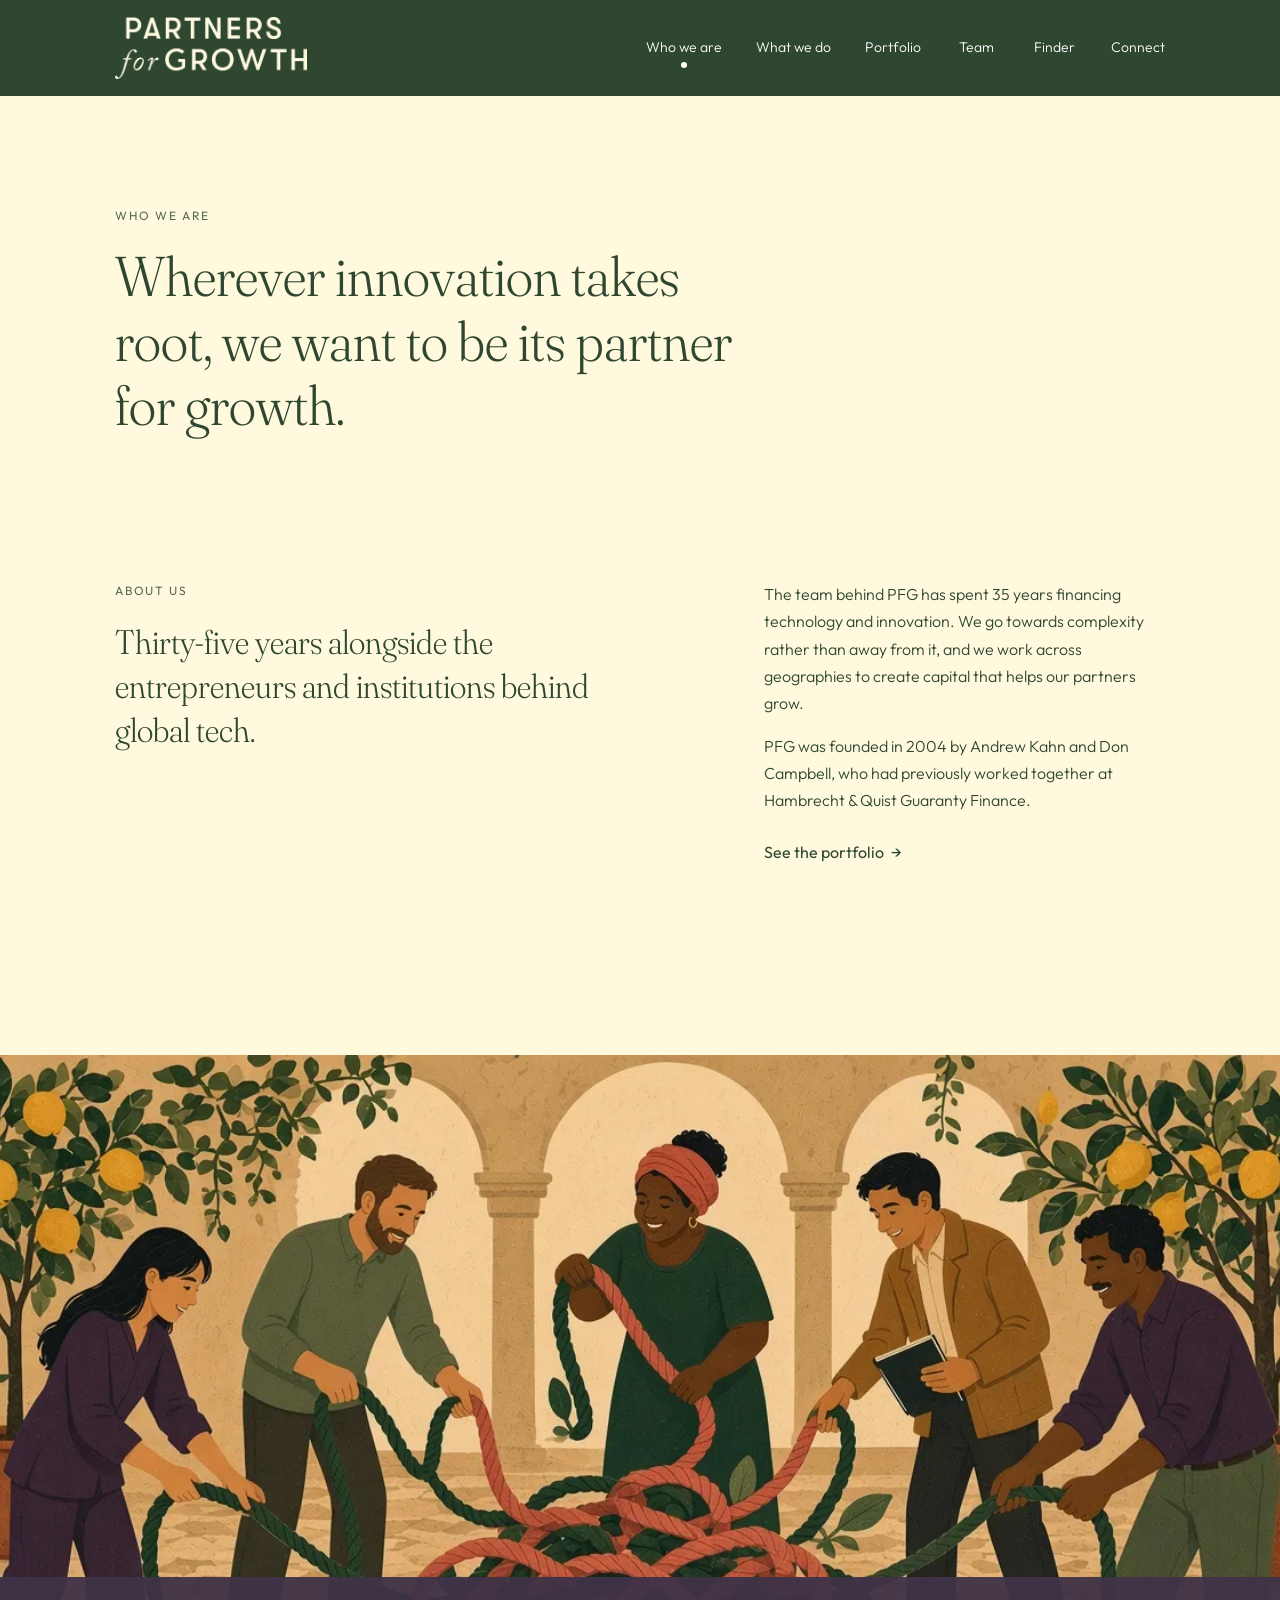
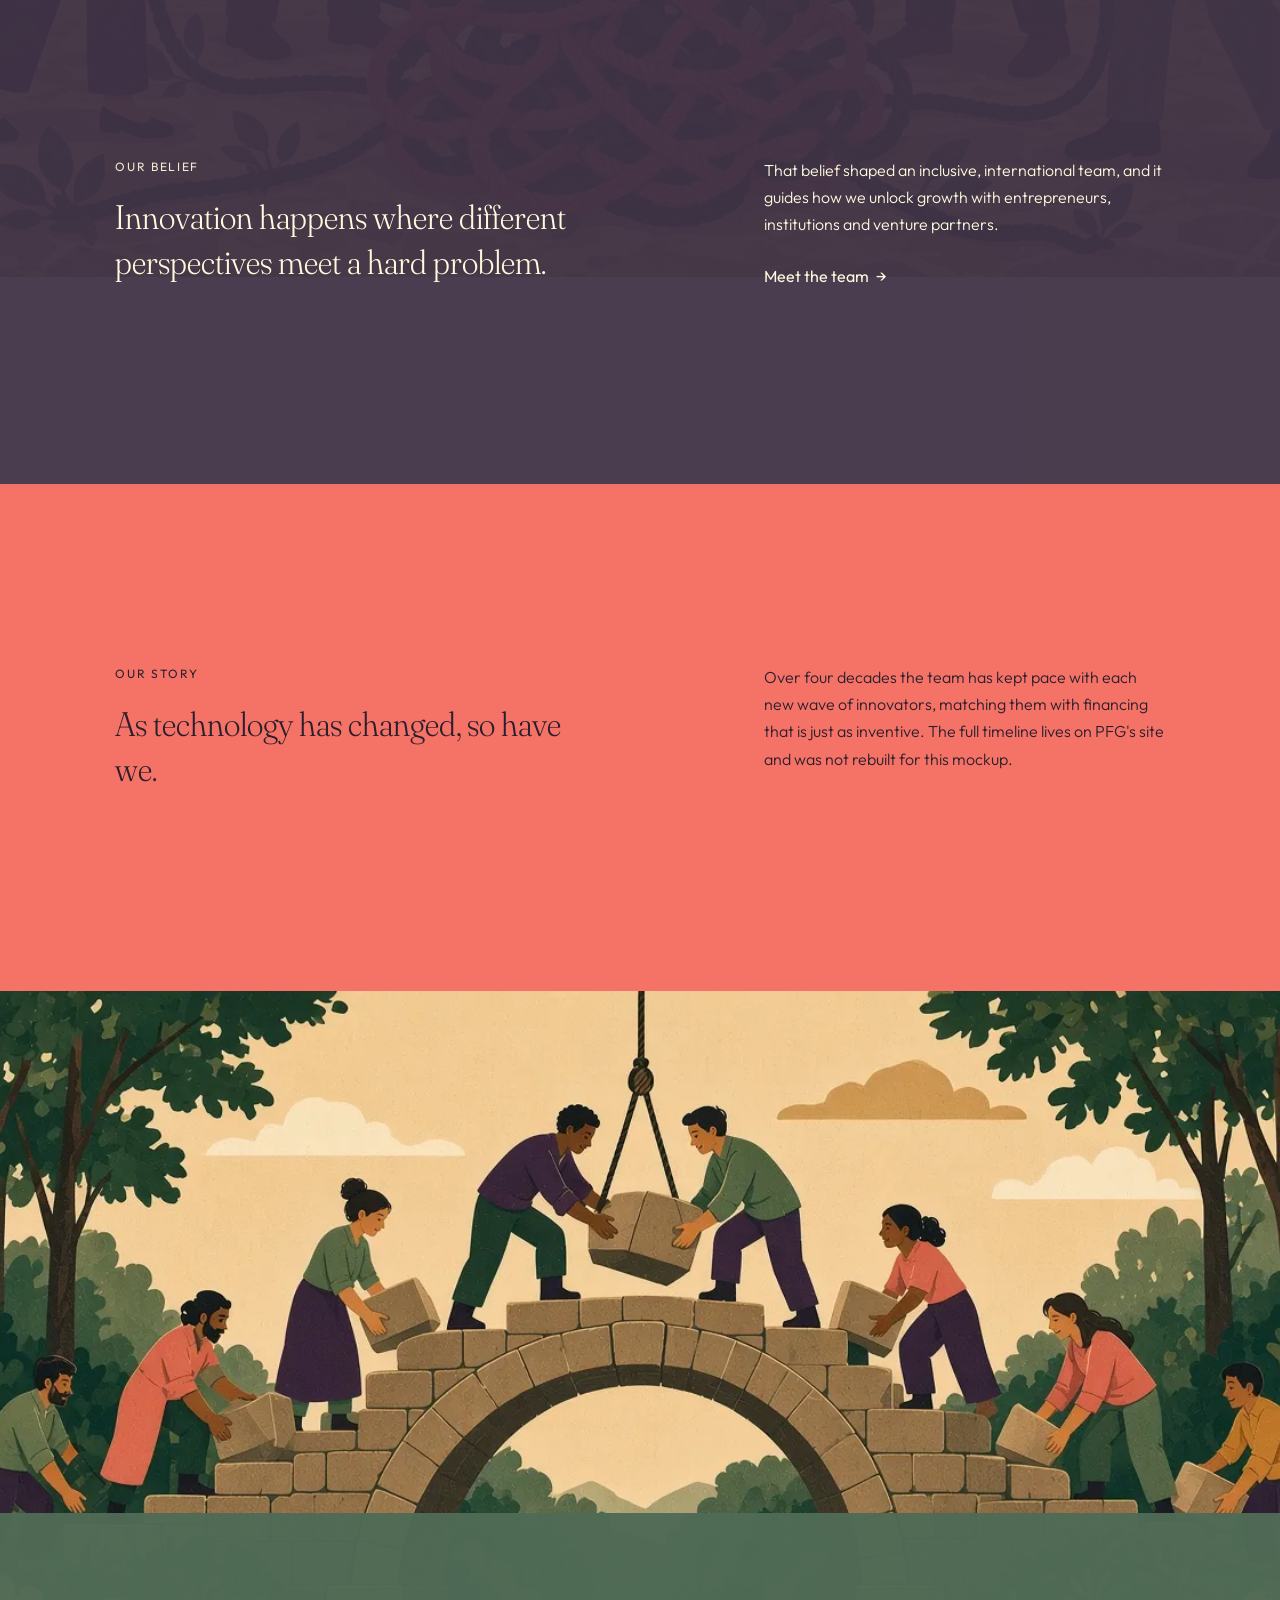
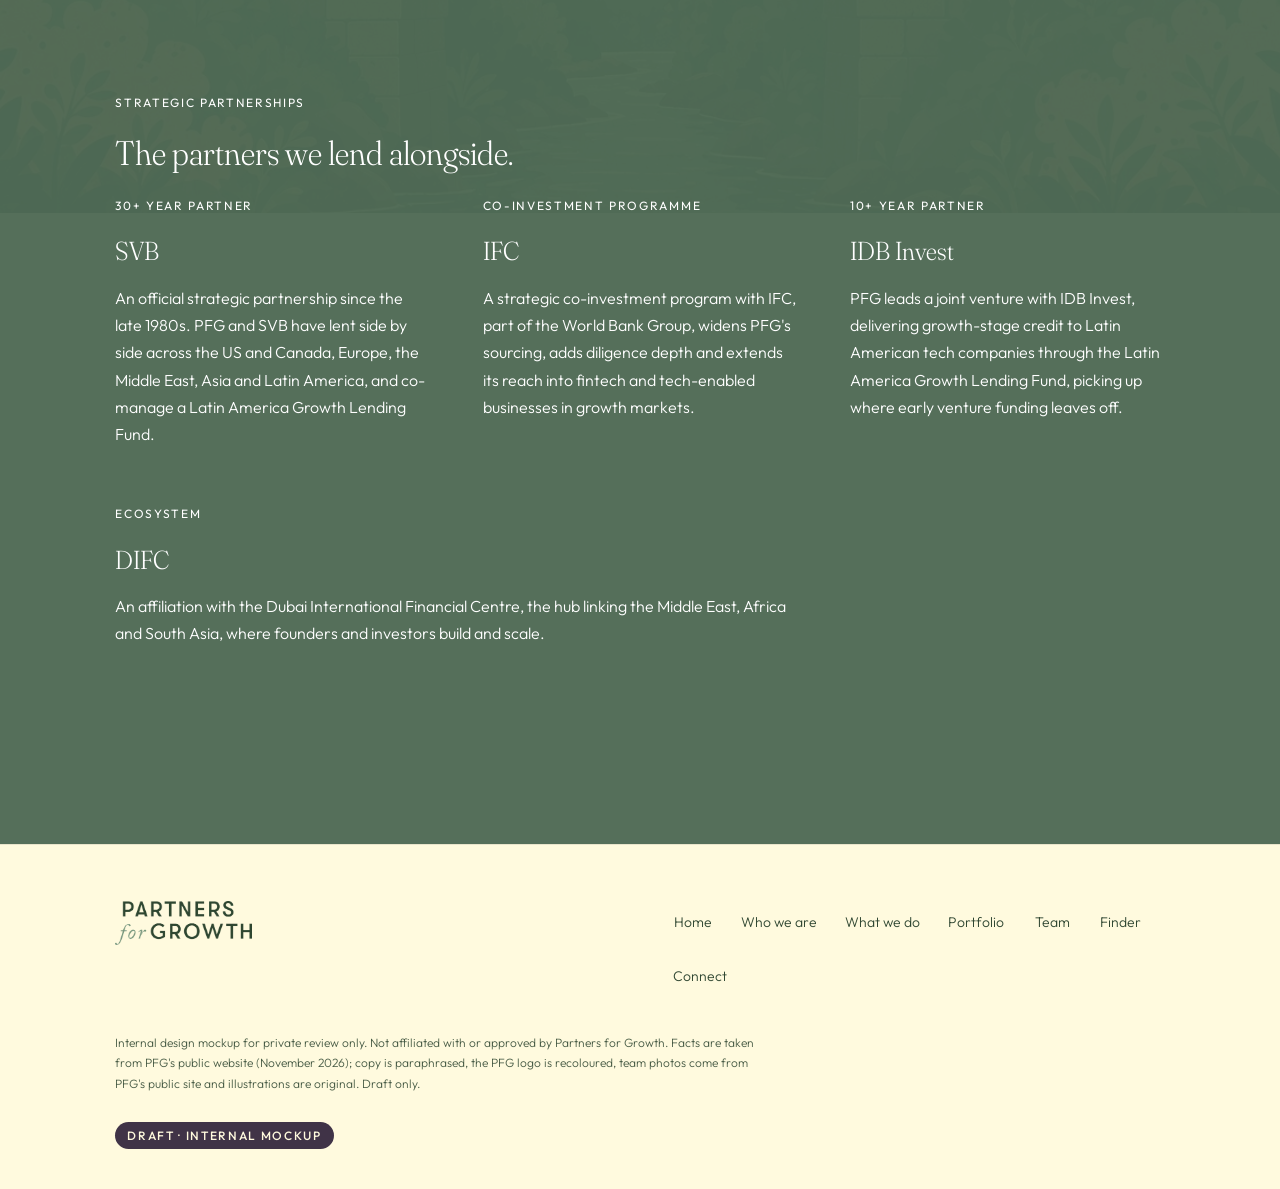
<file: who-we-are.html>
<!doctype html><html lang="en-AU"><head><meta charset="utf-8"><meta name="viewport" content="width=device-width,initial-scale=1">
<meta name="robots" content="noindex, nofollow"><link rel="icon" href="data:image/svg+xml,%3Csvg xmlns=%22http://www.w3.org/2000/svg%22 viewBox=%220 0 32 32%22%3E%3Ccircle cx=%2216%22 cy=%2216%22 r=%2216%22 fill=%22%232F4631%22/%3E%3C/svg%3E"><title>Who we are · Partners for Growth (internal mockup)</title><meta name="description" content="Who Partners for Growth are: 35 years financing technology and innovation across six offices (internal mockup).">
<link rel="preconnect" href="https://fonts.googleapis.com"><link rel="preconnect" href="https://fonts.gstatic.com" crossorigin>
<link rel="preload" as="style" href="https://fonts.googleapis.com/css2?family=Fraunces:ital,opsz,wght,SOFT@0,9..144,300..400,50;1,9..144,300,50&family=Outfit:wght@300;400;500&display=swap" onload="this.onload=null;this.rel='stylesheet'"><noscript><link rel="stylesheet" href="https://fonts.googleapis.com/css2?family=Fraunces:ital,opsz,wght,SOFT@0,9..144,300..400,50;1,9..144,300,50&family=Outfit:wght@300;400;500&display=swap"></noscript>
<link rel="stylesheet" href="css/site.css?v=v5"></head><body class="inner">
<header class="hdr"><a class="brand" href="index.html" aria-label="Partners for Growth home"><img src="assets/brand/pfg-logo-cream.webp" alt="Partners for Growth" width="720" height="233"></a><nav class="nav" aria-label="Main"><a href="who-we-are.html" aria-current="page">Who we are</a><a href="growth-debt.html">What we do</a><a href="portfolio.html">Portfolio</a><a href="team.html">Team</a><a href="finder.html">Finder</a><a href="connect.html">Connect</a></nav>
<button class="burger" aria-label="Menu" aria-expanded="false"><i></i><i></i></button></header>
<div class="overlay" role="dialog" aria-label="Menu"><img class="ologo" src="assets/brand/pfg-logo-cream.webp" alt="Partners for Growth" width="720" height="233"><a href="index.html">Home</a><a href="who-we-are.html">Who we are</a><a href="growth-debt.html">What we do</a><a href="portfolio.html">Portfolio</a><a href="team.html">Team</a><a href="finder.html">Finder</a><a href="connect.html">Connect</a></div>
<main><section class="phero"><div class="wrap fx"><span class="label">Who we are</span><h1 class="big">Wherever innovation takes root, we want to be its partner for growth.</h1></div></section>
<section class="sec paper"><div class="wrap grid"><div class="c6 fx"><span class="label">About us</span><h2 class="sect">Thirty-five years alongside the entrepreneurs and institutions behind global tech.</h2></div>
<div class="c5 push fx"><p>The team behind PFG has spent 35 years financing technology and innovation. We go towards complexity rather than away from it, and we work across geographies to create capital that helps our partners grow.</p>
<p>PFG was founded in 2004 by Andrew Kahn and Don Campbell, who had previously worked together at Hambrecht &amp; Quist Guaranty Finance.</p><a class="arrow" href="portfolio.html">See the portfolio</a></div></div></section>
<section class="pad "  data-dark=1><div class="art"><img src="assets/img/belief-knot.webp?v=v4" alt="Illustration: five different people untangling a giant knot of rope together from every side" width="1280" height="720" loading="lazy" decoding="async"></div><div class="panel pv-plum sec"><div class="wrap grid"><div class="c6 fx"><span class="label">Our belief</span><h2 class="sect">Innovation happens where different perspectives meet a hard problem.</h2></div>
<div class="c5 push fx"><p>That belief shaped an inclusive, international team, and it guides how we unlock growth with entrepreneurs, institutions and venture partners.</p><a class="arrow" href="team.html">Meet the team</a></div></div></div></section>
<section class="sec coral"><div class="wrap grid"><div class="c6 fx"><span class="label">Our story</span><h2 class="sect">As technology has changed, so have we.</h2></div>
<div class="c5 push fx"><p>Over four decades the team has kept pace with each new wave of innovators, matching them with financing that is just as inventive. The full timeline lives on PFG's site and was not rebuilt for this mockup.</p></div></div></section>
<section class="pad "  data-dark=1><div class="art"><img src="assets/img/partners-arch.webp?v=v4" alt="Illustration: builders from four teams setting the keystone of a stone arch bridge together" width="1280" height="720" loading="lazy" decoding="async"></div><div class="panel pv-sage sec"><div class="wrap"><div class="fx"><span class="label">Strategic partnerships</span><h2 class="sect">The partners we lend alongside.</h2></div><div class="three">
<div class="fx"><span class="label">30+ year partner</span><h3 class="med">SVB</h3><p>An official strategic partnership since the late 1980s. PFG and SVB have lent side by side across the US and Canada, Europe, the Middle East, Asia and Latin America, and co-manage a Latin America Growth Lending Fund.</p></div>
<div class="fx"><span class="label">Co-investment programme</span><h3 class="med">IFC</h3><p>A strategic co-investment program with IFC, part of the World Bank Group, widens PFG's sourcing, adds diligence depth and extends its reach into fintech and tech-enabled businesses in growth markets.</p></div>
<div class="fx"><span class="label">10+ year partner</span><h3 class="med">IDB Invest</h3><p>PFG leads a joint venture with IDB Invest, delivering growth-stage credit to Latin American tech companies through the Latin America Growth Lending Fund, picking up where early venture funding leaves off.</p></div>
</div><div class="fx" style="margin-top:40px"><span class="label">Ecosystem</span><h3 class="med">DIFC</h3><p style="max-width:62ch">An affiliation with the Dubai International Financial Centre, the hub linking the Middle East, Africa and South Asia, where founders and investors build and scale.</p></div></div></div></section></main>
<footer class="ftr"><div class="wrap"><div class="grid"><div class="c6"><a class="brand" href="index.html" aria-label="Partners for Growth home"><img src="assets/brand/pfg-logo-green.webp" alt="Partners for Growth" width="720" height="233"></a></div>
<div class="c6"><nav aria-label="Footer"><a href="index.html">Home</a><a href="who-we-are.html">Who we are</a><a href="growth-debt.html">What we do</a><a href="portfolio.html">Portfolio</a><a href="team.html">Team</a><a href="finder.html">Finder</a><a href="connect.html">Connect</a></nav></div></div>
<p class="legal">Internal design mockup for private review only. Not affiliated with or approved by Partners for Growth. Facts are taken from PFG's public website (November 2026); copy is paraphrased, the PFG logo is recoloured, team photos come from PFG's public site and illustrations are original. Draft only.</p><p class="draft">Draft · internal mockup</p></div></footer>
<script src="js/portfolio-data.js"></script><script src="js/site.js?v=v5"></script></body></html>
</file>
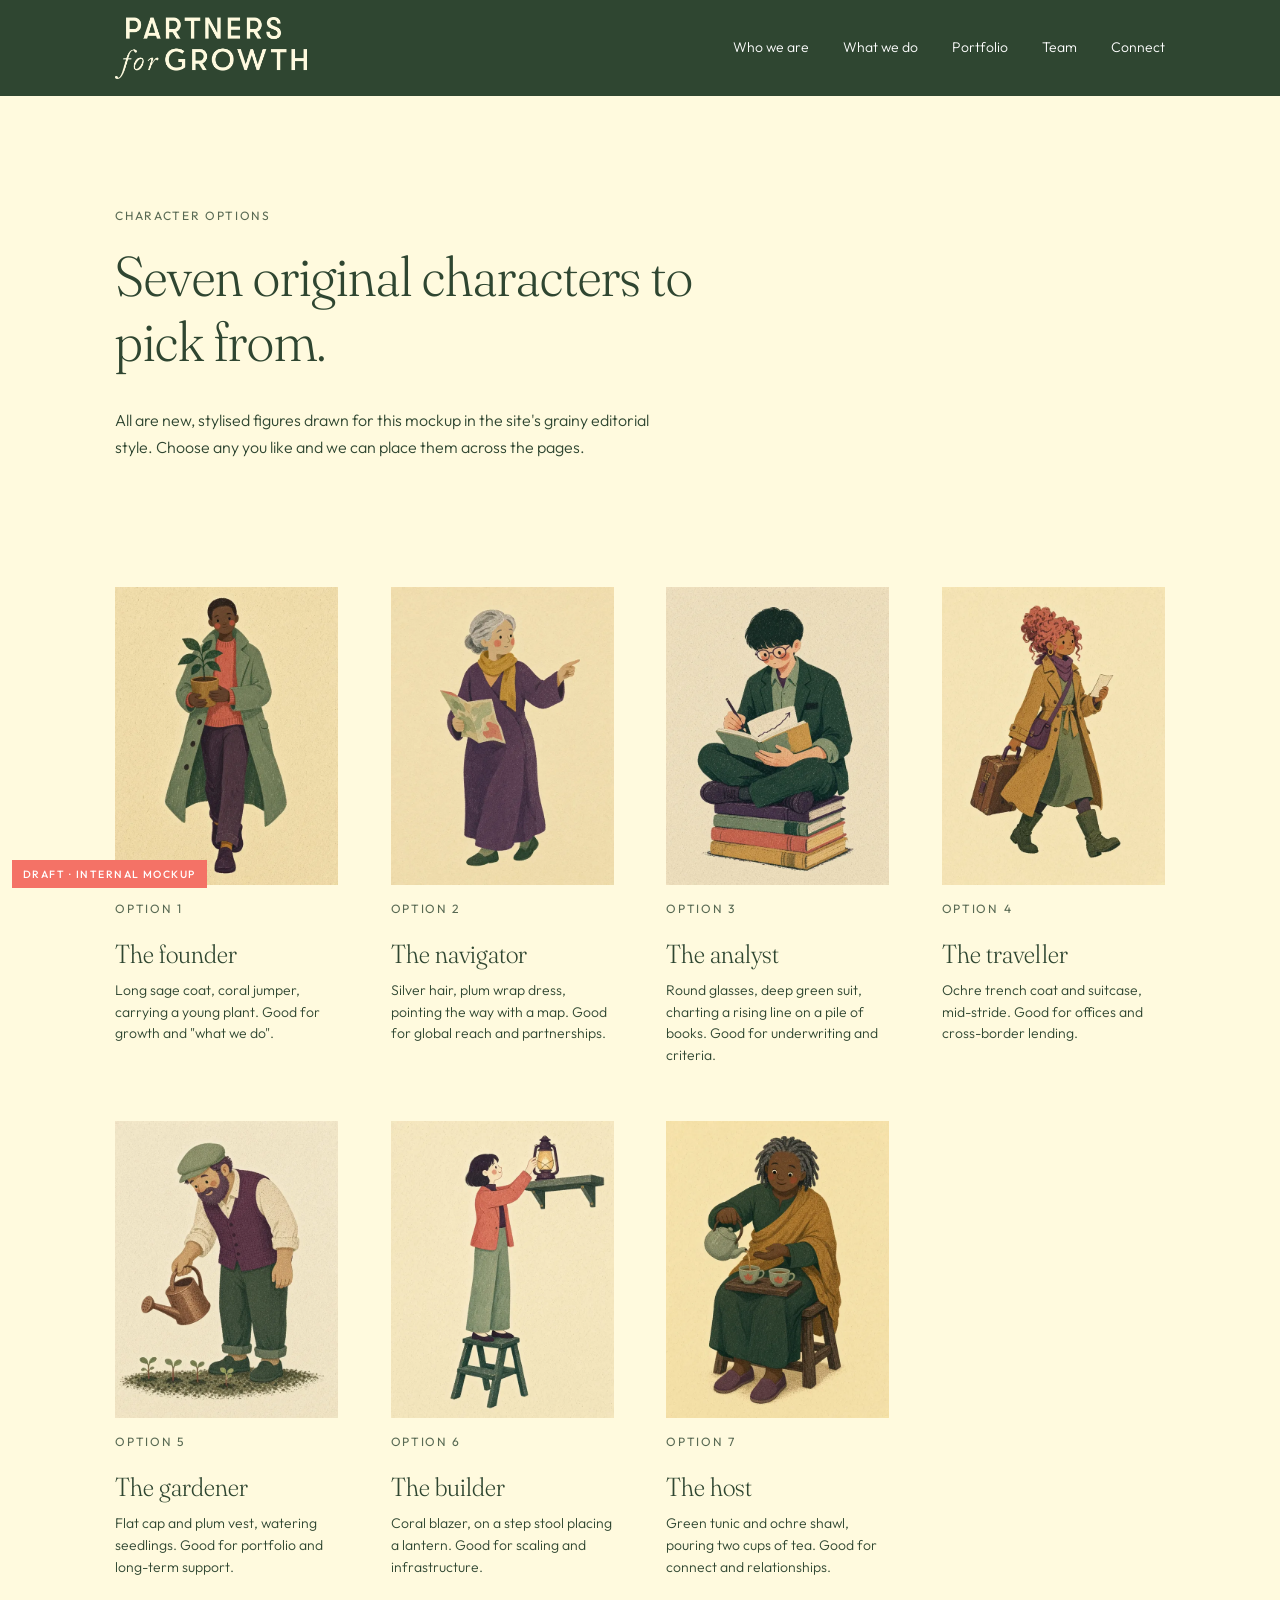
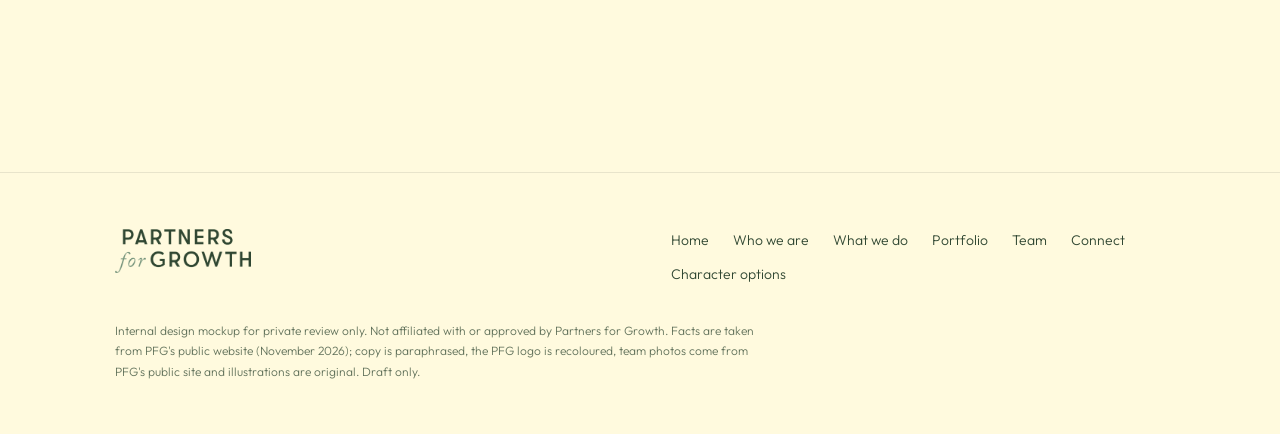
<file: v1/characters.html>
<!doctype html><html lang="en-AU"><head><meta charset="utf-8"><meta name="viewport" content="width=device-width,initial-scale=1">
<meta name="robots" content="noindex, nofollow"><title>Character options · Partners for Growth (internal mockup)</title><meta name="description" content="">
<link rel="preconnect" href="https://fonts.googleapis.com"><link rel="preconnect" href="https://fonts.gstatic.com" crossorigin>
<link href="https://fonts.googleapis.com/css2?family=Fraunces:ital,opsz,wght,SOFT@0,9..144,300..400,50;1,9..144,300,50&family=Outfit:wght@300;400;500&display=swap" rel="stylesheet">
<link rel="stylesheet" href="css/site.css?v=1794595943"></head><body class="inner">
<header class="hdr"><a class="brand" href="index.html" aria-label="Partners for Growth home"><img src="assets/brand/pfg-logo-cream.png" alt="Partners for Growth" width="720" height="233"></a><nav class="nav" aria-label="Main"><a href="who-we-are.html">Who we are</a><a href="growth-debt.html">What we do</a><a href="portfolio.html">Portfolio</a><a href="team.html">Team</a><a href="connect.html">Connect</a></nav>
<button class="burger" aria-label="Menu" aria-expanded="false"><i></i><i></i></button></header>
<div class="overlay" role="dialog" aria-label="Menu"><img class="ologo" src="assets/brand/pfg-logo-cream.png" alt="Partners for Growth" width="720" height="233"><a href="index.html">Home</a><a href="who-we-are.html">Who we are</a><a href="growth-debt.html">What we do</a><a href="portfolio.html">Portfolio</a><a href="team.html">Team</a><a href="connect.html">Connect</a></div>
<main><section class="phero"><div class="wrap fx"><span class="label">Character options</span><h1 class="big">Seven original characters to pick from.</h1><p style=max-width:52ch>All are new, stylised figures drawn for this mockup in the site's grainy editorial style. Choose any you like and we can place them across the pages.</p></div></section><section class="sec paper"><div class="wrap"><div class="chars"><figure class="char fx"><img src="assets/characters/founder-sapling.webp" alt="Illustrated character: The founder" width="600" height="800" loading="lazy"><figcaption><span class="label">Option 1</span><h3 class="med">The founder</h3><p>Long sage coat, coral jumper, carrying a young plant. Good for growth and "what we do".</p></figcaption></figure><figure class="char fx"><img src="assets/characters/navigator.webp" alt="Illustrated character: The navigator" width="600" height="800" loading="lazy"><figcaption><span class="label">Option 2</span><h3 class="med">The navigator</h3><p>Silver hair, plum wrap dress, pointing the way with a map. Good for global reach and partnerships.</p></figcaption></figure><figure class="char fx"><img src="assets/characters/analyst.webp" alt="Illustrated character: The analyst" width="600" height="800" loading="lazy"><figcaption><span class="label">Option 3</span><h3 class="med">The analyst</h3><p>Round glasses, deep green suit, charting a rising line on a pile of books. Good for underwriting and criteria.</p></figcaption></figure><figure class="char fx"><img src="assets/characters/traveller.webp" alt="Illustrated character: The traveller" width="600" height="800" loading="lazy"><figcaption><span class="label">Option 4</span><h3 class="med">The traveller</h3><p>Ochre trench coat and suitcase, mid-stride. Good for offices and cross-border lending.</p></figcaption></figure><figure class="char fx"><img src="assets/characters/gardener.webp" alt="Illustrated character: The gardener" width="600" height="800" loading="lazy"><figcaption><span class="label">Option 5</span><h3 class="med">The gardener</h3><p>Flat cap and plum vest, watering seedlings. Good for portfolio and long-term support.</p></figcaption></figure><figure class="char fx"><img src="assets/characters/builder.webp" alt="Illustrated character: The builder" width="600" height="800" loading="lazy"><figcaption><span class="label">Option 6</span><h3 class="med">The builder</h3><p>Coral blazer, on a step stool placing a lantern. Good for scaling and infrastructure.</p></figcaption></figure><figure class="char fx"><img src="assets/characters/host.webp" alt="Illustrated character: The host" width="600" height="800" loading="lazy"><figcaption><span class="label">Option 7</span><h3 class="med">The host</h3><p>Green tunic and ochre shawl, pouring two cups of tea. Good for connect and relationships.</p></figcaption></figure></div></div></section></main>
<footer class="ftr"><div class="wrap"><div class="grid"><div class="c6"><a class="brand" href="index.html" aria-label="Partners for Growth home"><img src="assets/brand/pfg-logo-green.png" alt="Partners for Growth" width="720" height="233"></a></div>
<div class="c6"><nav aria-label="Footer"><a href="index.html">Home</a><a href="who-we-are.html">Who we are</a><a href="growth-debt.html">What we do</a><a href="portfolio.html">Portfolio</a><a href="team.html">Team</a><a href="connect.html">Connect</a><a href="characters.html">Character options</a></nav></div></div>
<p class="legal">Internal design mockup for private review only. Not affiliated with or approved by Partners for Growth. Facts are taken from PFG's public website (November 2026); copy is paraphrased, the PFG logo is recoloured, team photos come from PFG's public site and illustrations are original. Draft only.</p></div></footer>
<div class="draft">Draft · internal mockup</div>
<script src="js/portfolio-data.js"></script><script src="js/site.js?v=1794595943"></script></body></html>
</file>
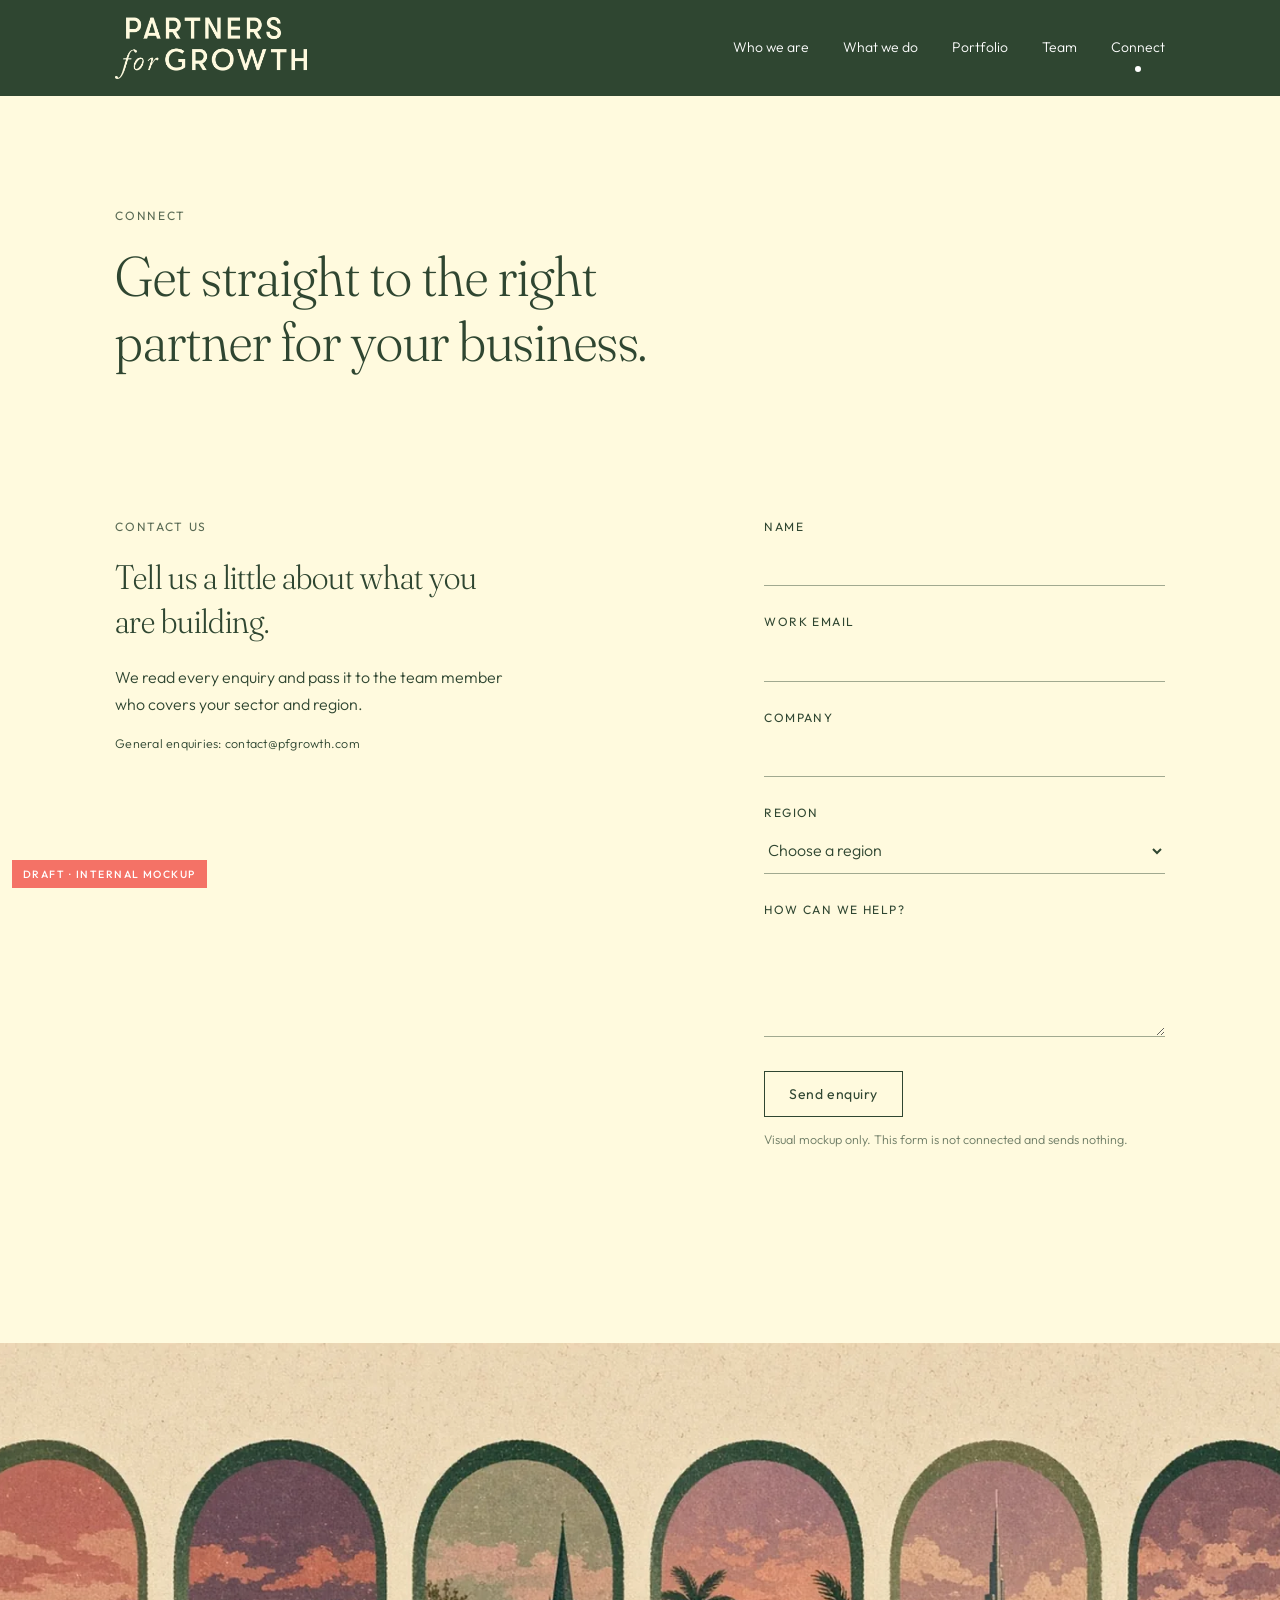
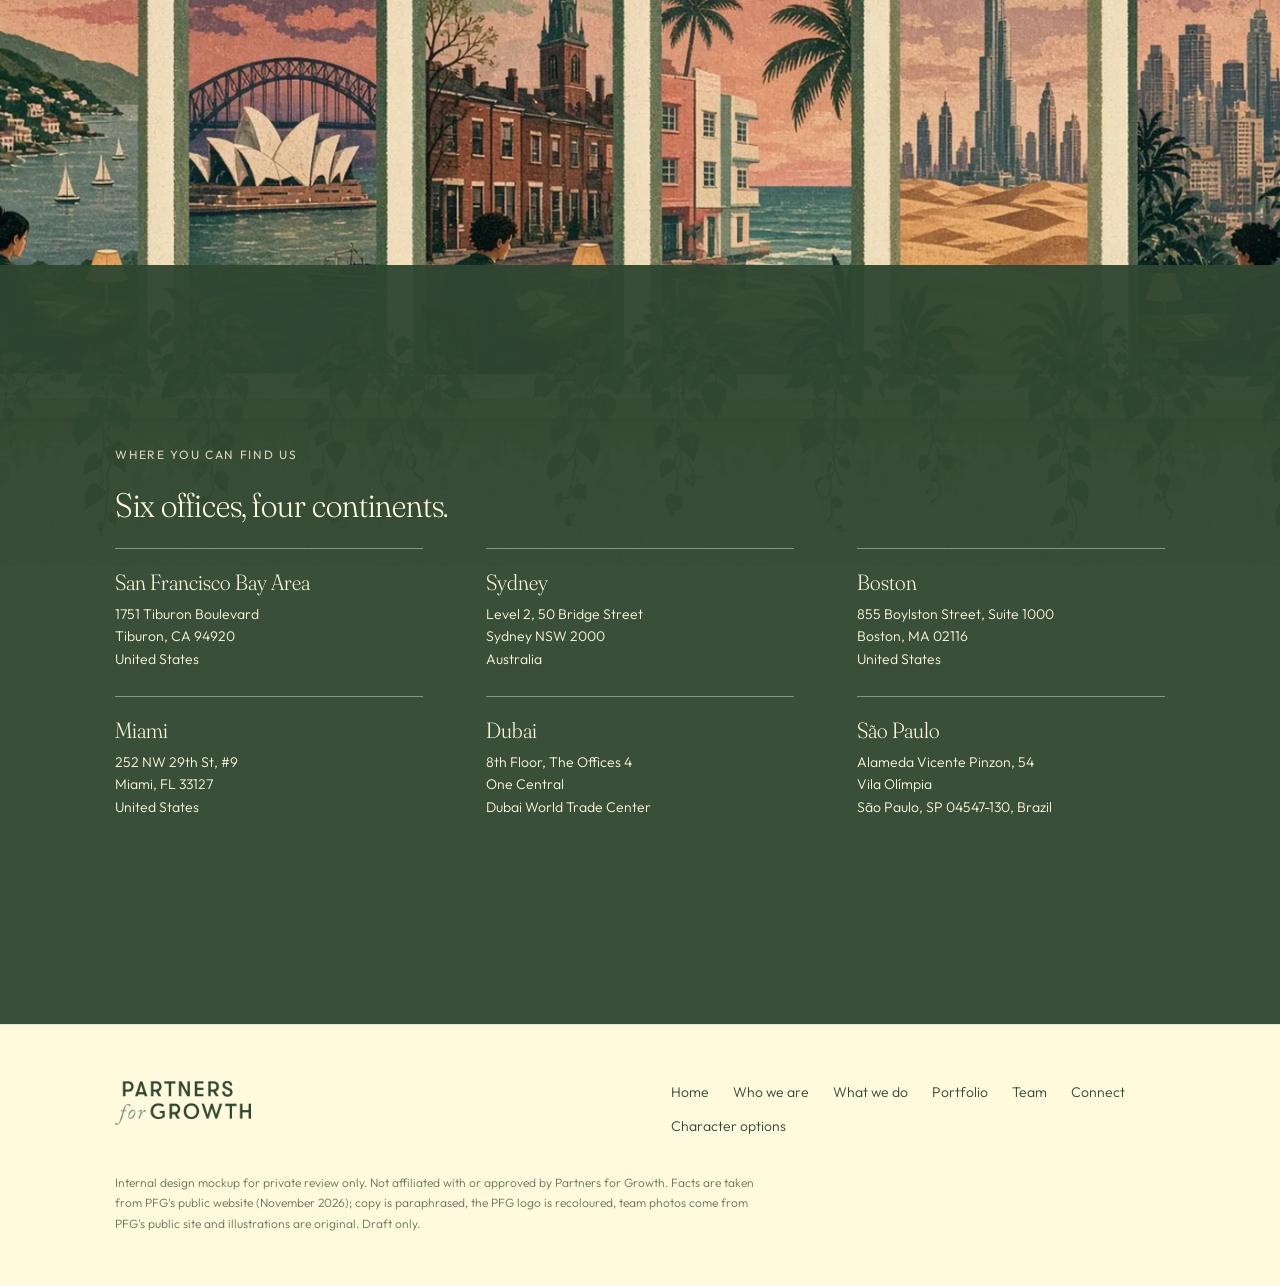
<file: v1/connect.html>
<!doctype html><html lang="en-AU"><head><meta charset="utf-8"><meta name="viewport" content="width=device-width,initial-scale=1">
<meta name="robots" content="noindex, nofollow"><title>Connect · Partners for Growth (internal mockup)</title><meta name="description" content="">
<link rel="preconnect" href="https://fonts.googleapis.com"><link rel="preconnect" href="https://fonts.gstatic.com" crossorigin>
<link href="https://fonts.googleapis.com/css2?family=Fraunces:ital,opsz,wght,SOFT@0,9..144,300..400,50;1,9..144,300,50&family=Outfit:wght@300;400;500&display=swap" rel="stylesheet">
<link rel="stylesheet" href="css/site.css?v=1794595943"></head><body class="inner">
<header class="hdr"><a class="brand" href="index.html" aria-label="Partners for Growth home"><img src="assets/brand/pfg-logo-cream.png" alt="Partners for Growth" width="720" height="233"></a><nav class="nav" aria-label="Main"><a href="who-we-are.html">Who we are</a><a href="growth-debt.html">What we do</a><a href="portfolio.html">Portfolio</a><a href="team.html">Team</a><a href="connect.html" aria-current="page">Connect</a></nav>
<button class="burger" aria-label="Menu" aria-expanded="false"><i></i><i></i></button></header>
<div class="overlay" role="dialog" aria-label="Menu"><img class="ologo" src="assets/brand/pfg-logo-cream.png" alt="Partners for Growth" width="720" height="233"><a href="index.html">Home</a><a href="who-we-are.html">Who we are</a><a href="growth-debt.html">What we do</a><a href="portfolio.html">Portfolio</a><a href="team.html">Team</a><a href="connect.html">Connect</a></div>
<main><section class="phero"><div class="wrap fx"><span class="label">Connect</span><h1 class="big">Get straight to the right partner for your business.</h1></div></section>
<section class="sec paper"><div class="wrap grid"><div class="c5 fx"><span class="label">Contact us</span><h2 class="sect">Tell us a little about what you are building.</h2><p>We read every enquiry and pass it to the team member who covers your sector and region.</p><p class="small">General enquiries: contact@pfgrowth.com</p></div>
<div class="c6 push fx" style="grid-column:7/span 6"><form class="mock" action="#" aria-label="Contact form (visual only)">
<label for="n">Name</label><input id="n" autocomplete="off"><label for="e">Work email</label><input id="e" type="email" autocomplete="off">
<label for="c">Company</label><input id="c" autocomplete="off"><label for="r">Region</label><select id="r"><option>Choose a region</option><option>North America</option><option>Latin America</option><option>Europe</option><option>Middle East &amp; North Africa</option><option>Asia Pacific</option><option>Australia &amp; New Zealand</option></select>
<label for="m">How can we help?</label><textarea id="m"></textarea><button class="btn" type="submit" disabled aria-disabled="true">Send enquiry</button><p class="note">Visual mockup only. This form is not connected and sends nothing.</p></form></div></div></section>
<section class="pad"  data-dark=1><div class="art"><img src="assets/img/offices.webp" alt="Illustration: a row of arched windows opening onto cities around the world" loading="lazy"></div><div class="panel pv-ink sec"><div class="wrap"><div class="fx"><span class="label">Where you can find us</span><h2 class="sect">Six offices, four continents.</h2></div><div class="offices"><div class="fx"><h3>San Francisco Bay Area</h3><p>1751 Tiburon Boulevard<br>Tiburon, CA 94920<br>United States</p></div><div class="fx"><h3>Sydney</h3><p>Level 2, 50 Bridge Street<br>Sydney NSW 2000<br>Australia</p></div><div class="fx"><h3>Boston</h3><p>855 Boylston Street, Suite 1000<br>Boston, MA 02116<br>United States</p></div><div class="fx"><h3>Miami</h3><p>252 NW 29th St, #9<br>Miami, FL 33127<br>United States</p></div><div class="fx"><h3>Dubai</h3><p>8th Floor, The Offices 4<br>One Central<br>Dubai World Trade Center</p></div><div class="fx"><h3>São Paulo</h3><p>Alameda Vicente Pinzon, 54<br>Vila Olímpia<br>São Paulo, SP 04547-130, Brazil</p></div></div></div></div></section></main>
<footer class="ftr"><div class="wrap"><div class="grid"><div class="c6"><a class="brand" href="index.html" aria-label="Partners for Growth home"><img src="assets/brand/pfg-logo-green.png" alt="Partners for Growth" width="720" height="233"></a></div>
<div class="c6"><nav aria-label="Footer"><a href="index.html">Home</a><a href="who-we-are.html">Who we are</a><a href="growth-debt.html">What we do</a><a href="portfolio.html">Portfolio</a><a href="team.html">Team</a><a href="connect.html">Connect</a><a href="characters.html">Character options</a></nav></div></div>
<p class="legal">Internal design mockup for private review only. Not affiliated with or approved by Partners for Growth. Facts are taken from PFG's public website (November 2026); copy is paraphrased, the PFG logo is recoloured, team photos come from PFG's public site and illustrations are original. Draft only.</p></div></footer>
<div class="draft">Draft · internal mockup</div>
<script src="js/portfolio-data.js"></script><script src="js/site.js?v=1794595943"></script></body></html>
</file>
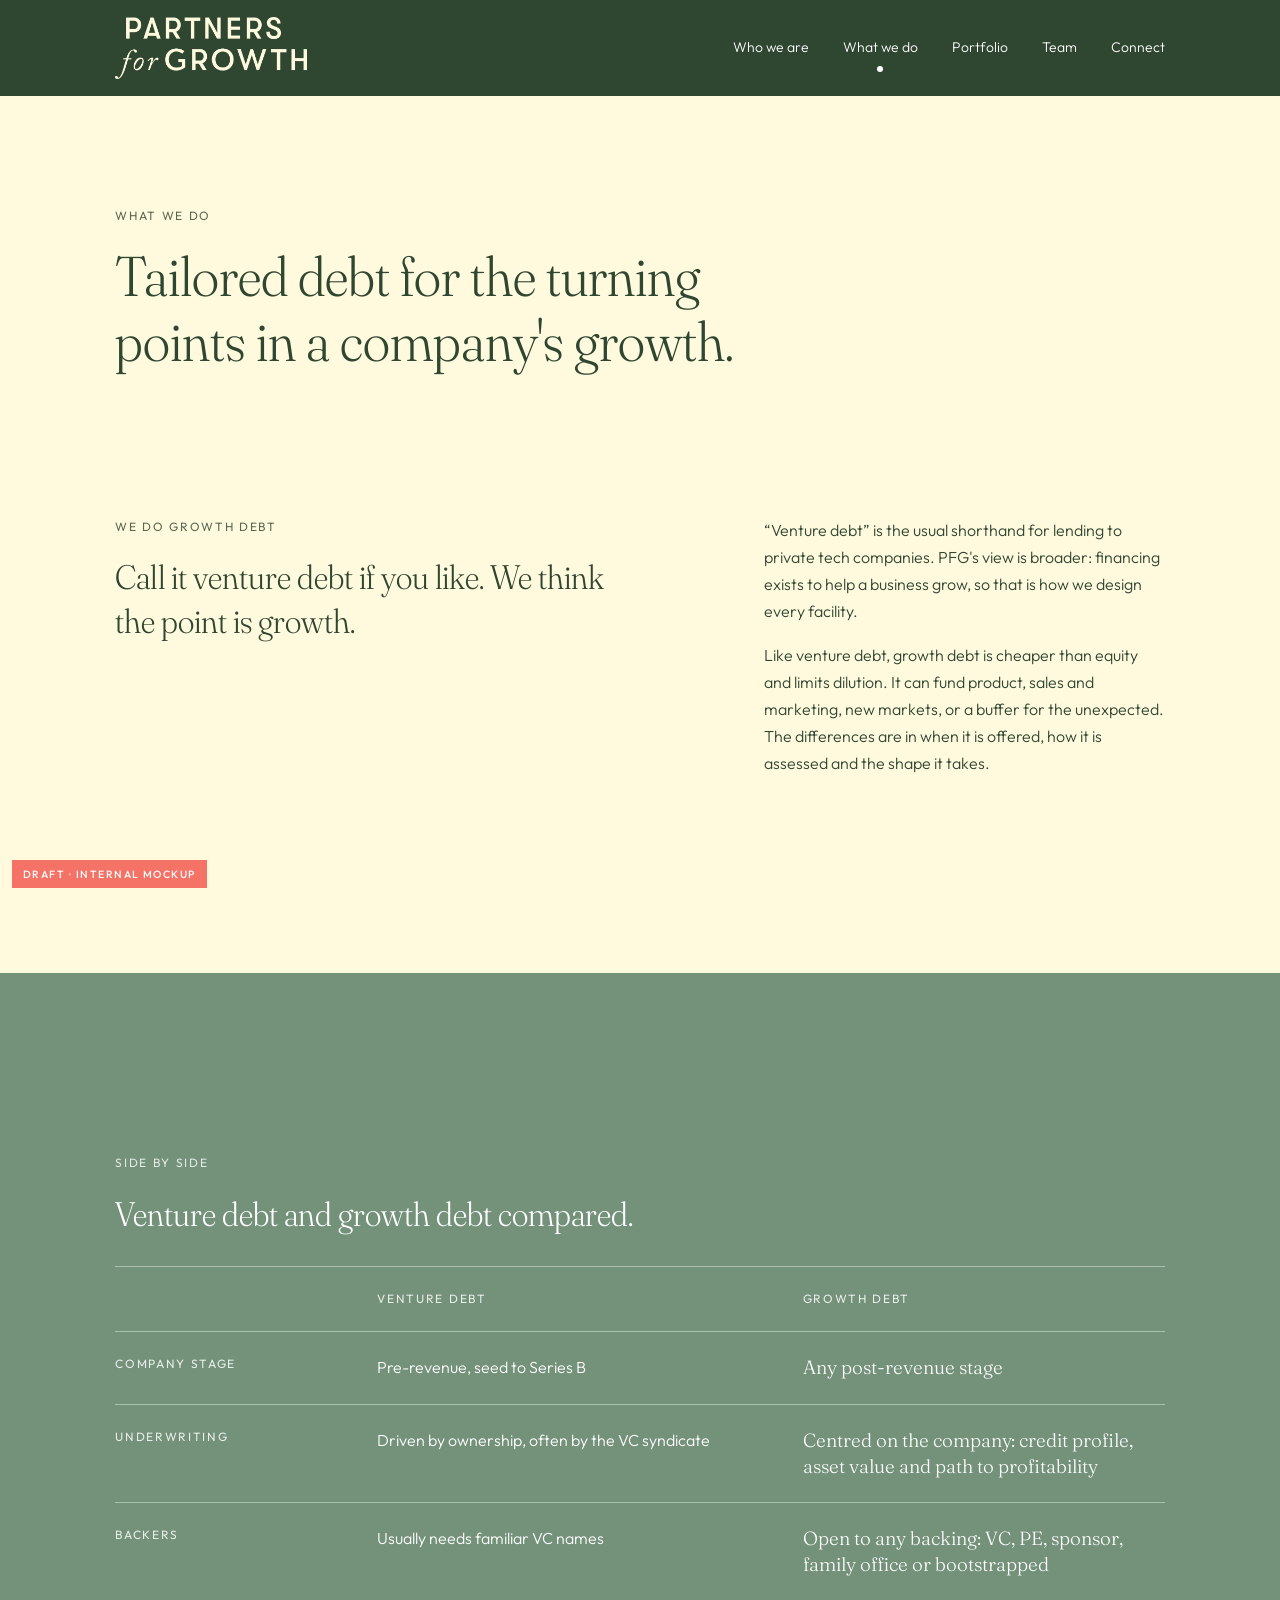
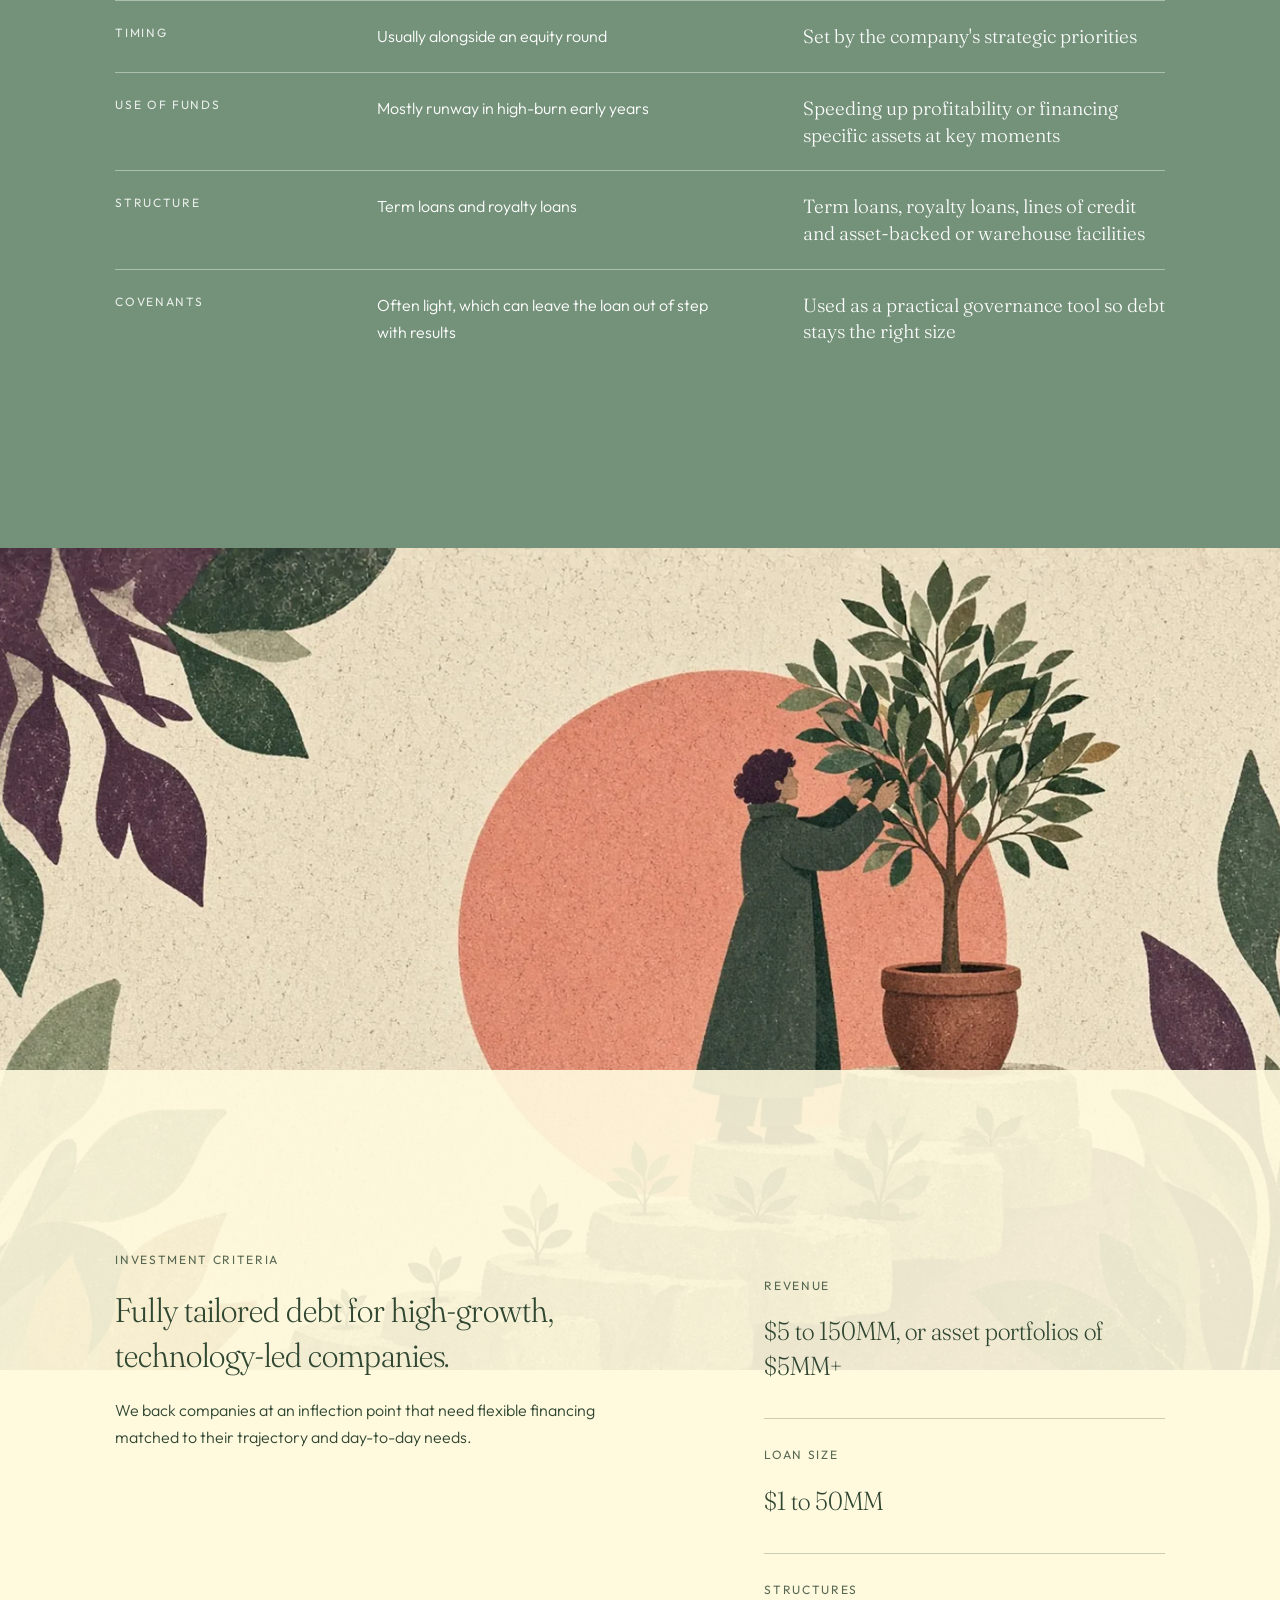
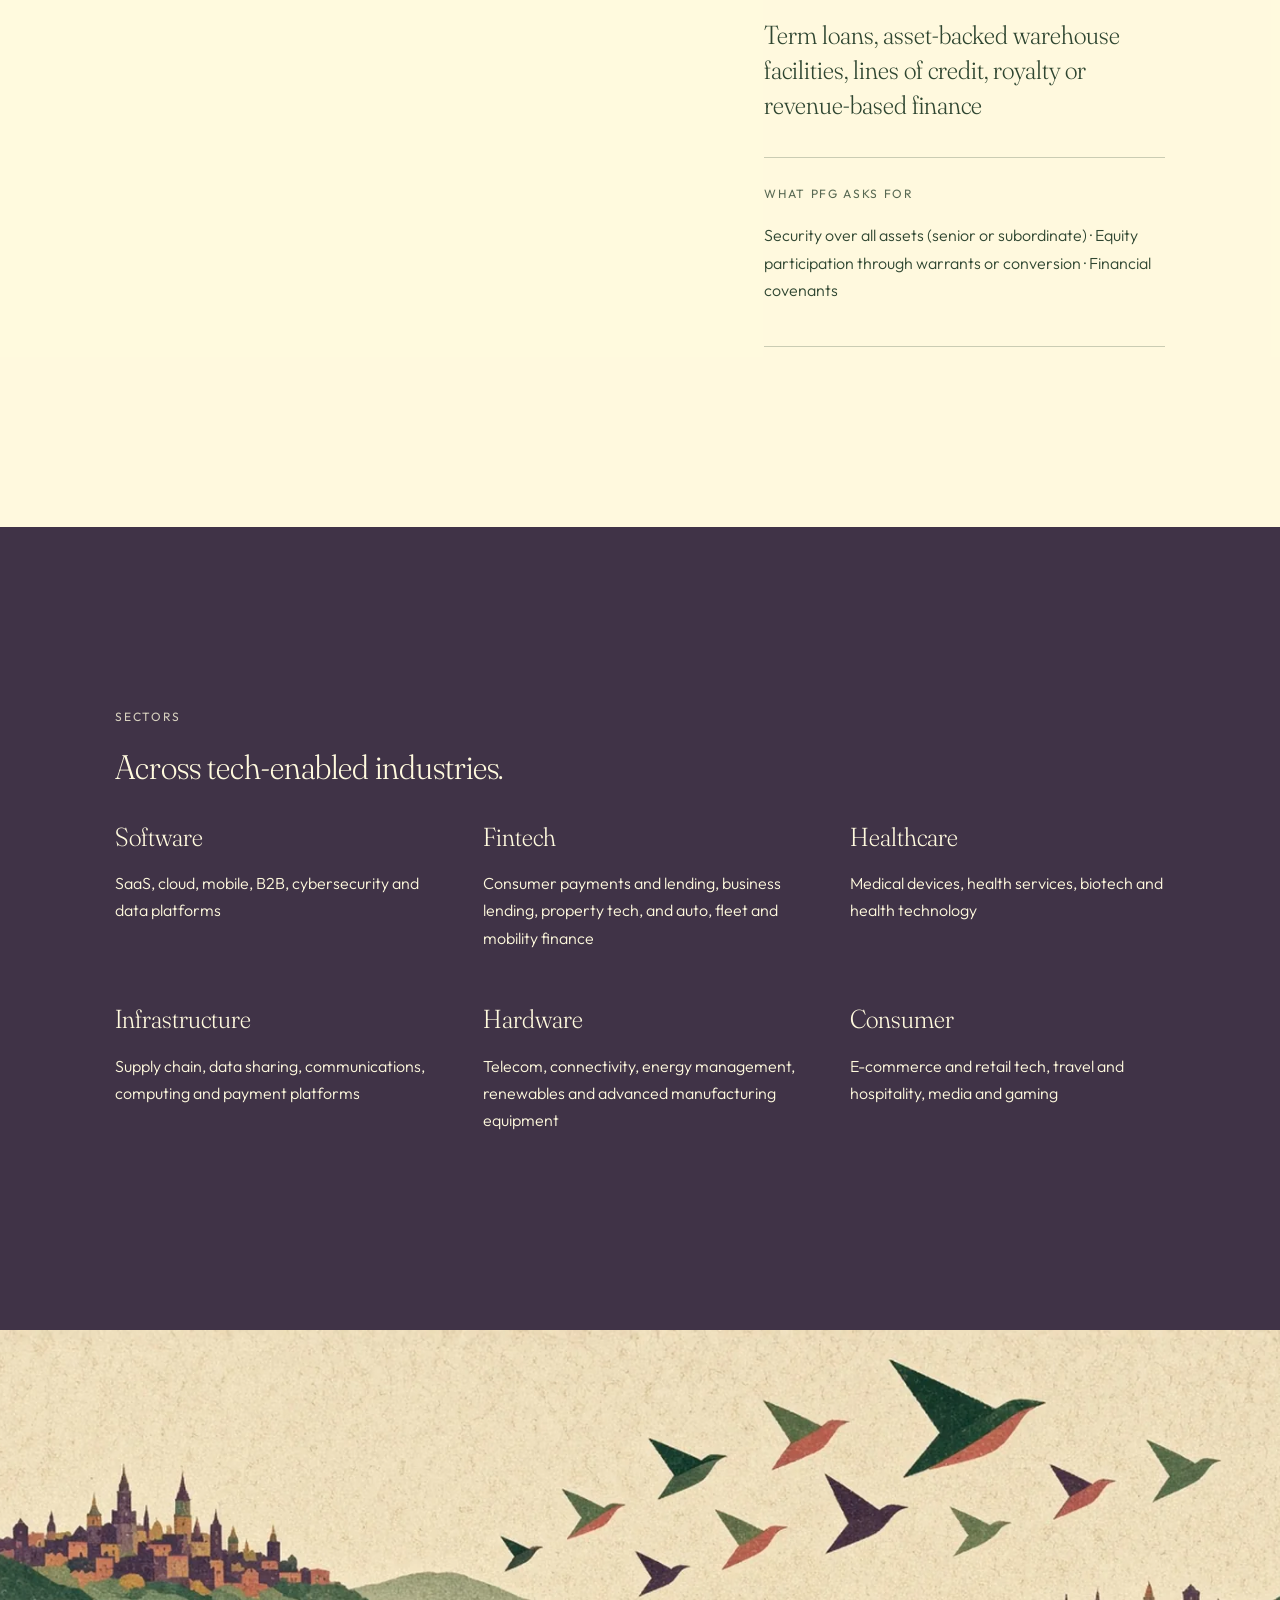
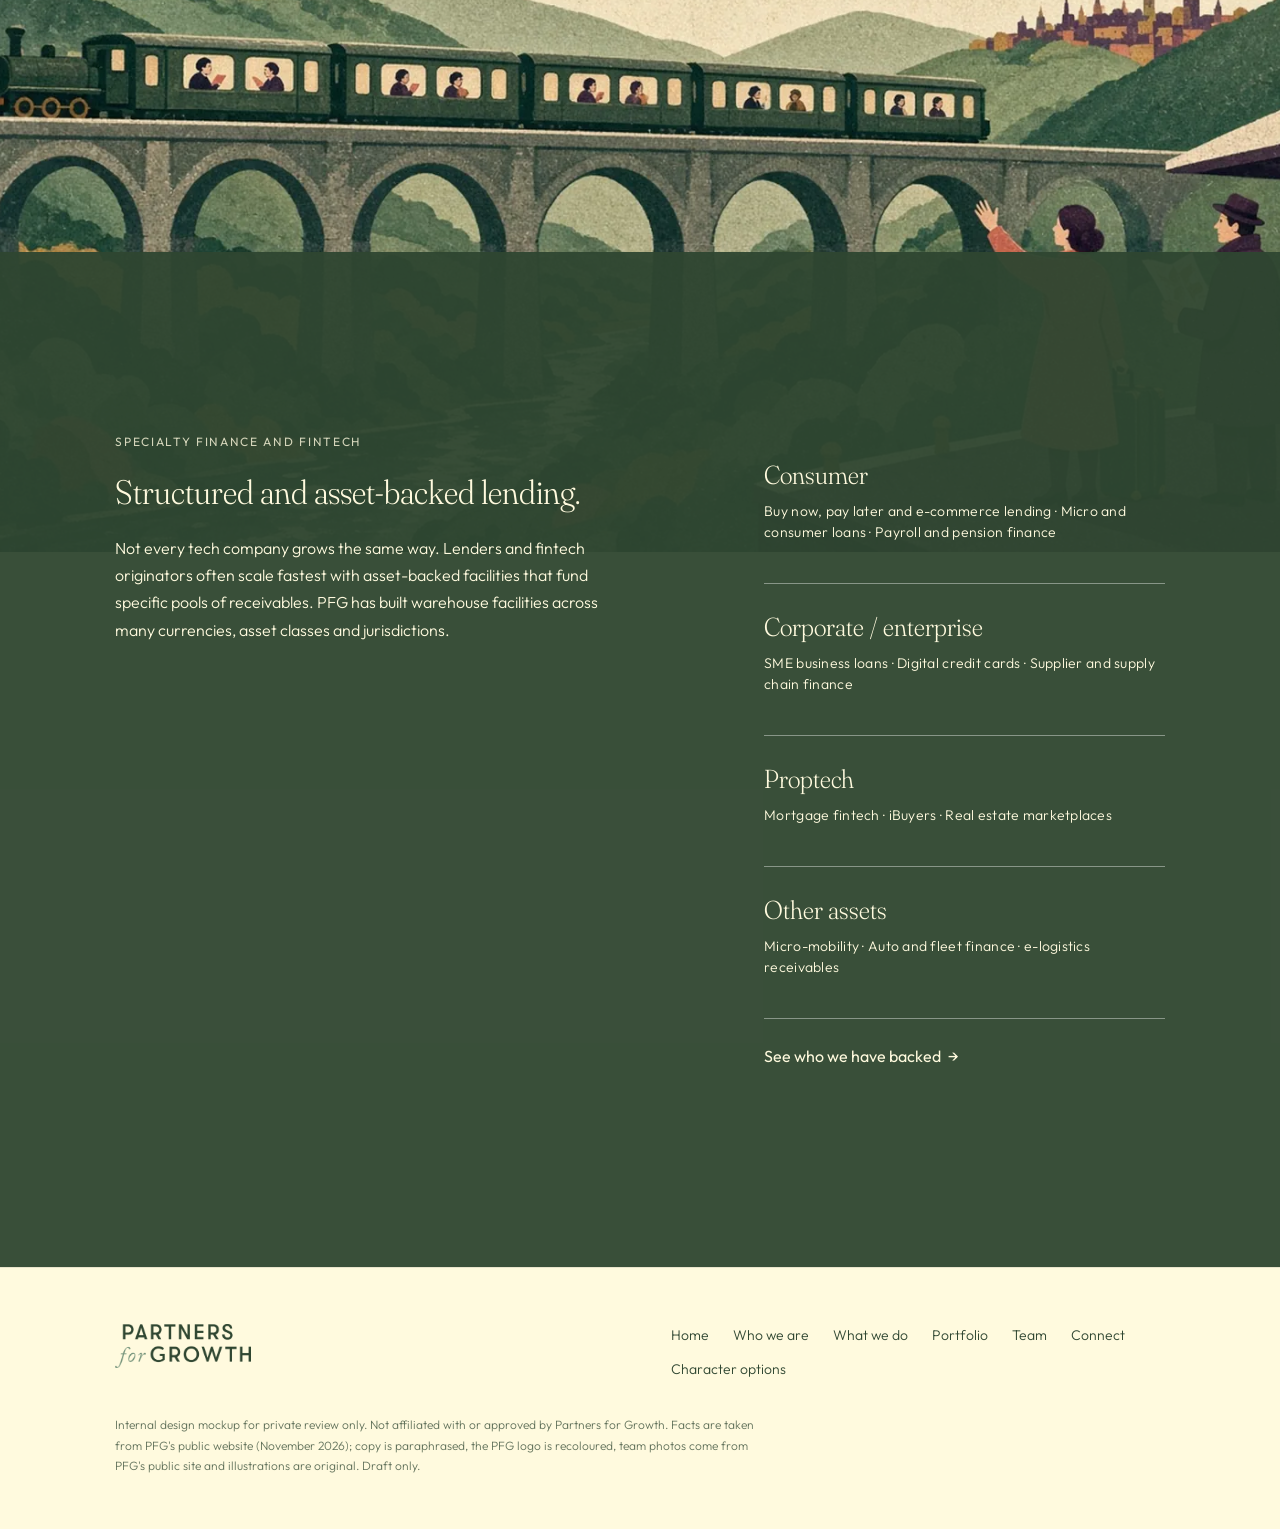
<file: v1/growth-debt.html>
<!doctype html><html lang="en-AU"><head><meta charset="utf-8"><meta name="viewport" content="width=device-width,initial-scale=1">
<meta name="robots" content="noindex, nofollow"><title>What we do · Partners for Growth (internal mockup)</title><meta name="description" content="">
<link rel="preconnect" href="https://fonts.googleapis.com"><link rel="preconnect" href="https://fonts.gstatic.com" crossorigin>
<link href="https://fonts.googleapis.com/css2?family=Fraunces:ital,opsz,wght,SOFT@0,9..144,300..400,50;1,9..144,300,50&family=Outfit:wght@300;400;500&display=swap" rel="stylesheet">
<link rel="stylesheet" href="css/site.css?v=1794595943"></head><body class="inner">
<header class="hdr"><a class="brand" href="index.html" aria-label="Partners for Growth home"><img src="assets/brand/pfg-logo-cream.png" alt="Partners for Growth" width="720" height="233"></a><nav class="nav" aria-label="Main"><a href="who-we-are.html">Who we are</a><a href="growth-debt.html" aria-current="page">What we do</a><a href="portfolio.html">Portfolio</a><a href="team.html">Team</a><a href="connect.html">Connect</a></nav>
<button class="burger" aria-label="Menu" aria-expanded="false"><i></i><i></i></button></header>
<div class="overlay" role="dialog" aria-label="Menu"><img class="ologo" src="assets/brand/pfg-logo-cream.png" alt="Partners for Growth" width="720" height="233"><a href="index.html">Home</a><a href="who-we-are.html">Who we are</a><a href="growth-debt.html">What we do</a><a href="portfolio.html">Portfolio</a><a href="team.html">Team</a><a href="connect.html">Connect</a></div>
<main><section class="phero"><div class="wrap fx"><span class="label">What we do</span><h1 class="big">Tailored debt for the turning points in a company's growth.</h1></div></section>
<section class="sec paper"><div class="wrap grid"><div class="c6 fx"><span class="label">We do growth debt</span><h2 class="sect">Call it venture debt if you like. We think the point is growth.</h2></div>
<div class="c5 push fx"><p>“Venture debt” is the usual shorthand for lending to private tech companies. PFG's view is broader: financing exists to help a business grow, so that is how we design every facility.</p>
<p>Like venture debt, growth debt is cheaper than equity and limits dilution. It can fund product, sales and marketing, new markets, or a buffer for the unexpected. The differences are in when it is offered, how it is assessed and the shape it takes.</p></div></div></section>
<section class="sec sage" data-dark="1"><div class="wrap"><div class="fx"><span class="label">Side by side</span><h2 class="sect">Venture debt and growth debt compared.</h2></div><div class="cmp"><div class="row head"><div class="k"></div><div class="k">Venture debt</div><div class="k">Growth debt</div></div><div class="row fx"><div class="k">Company stage</div><div class="v"><small>Venture debt</small>Pre-revenue, seed to Series B</div><div class="v g"><small>Growth debt</small>Any post-revenue stage</div></div><div class="row fx"><div class="k">Underwriting</div><div class="v"><small>Venture debt</small>Driven by ownership, often by the VC syndicate</div><div class="v g"><small>Growth debt</small>Centred on the company: credit profile, asset value and path to profitability</div></div><div class="row fx"><div class="k">Backers</div><div class="v"><small>Venture debt</small>Usually needs familiar VC names</div><div class="v g"><small>Growth debt</small>Open to any backing: VC, PE, sponsor, family office or bootstrapped</div></div><div class="row fx"><div class="k">Timing</div><div class="v"><small>Venture debt</small>Usually alongside an equity round</div><div class="v g"><small>Growth debt</small>Set by the company's strategic priorities</div></div><div class="row fx"><div class="k">Use of funds</div><div class="v"><small>Venture debt</small>Mostly runway in high-burn early years</div><div class="v g"><small>Growth debt</small>Speeding up profitability or financing specific assets at key moments</div></div><div class="row fx"><div class="k">Structure</div><div class="v"><small>Venture debt</small>Term loans and royalty loans</div><div class="v g"><small>Growth debt</small>Term loans, royalty loans, lines of credit and asset-backed or warehouse facilities</div></div><div class="row fx"><div class="k">Covenants</div><div class="v"><small>Venture debt</small>Often light, which can leave the loan out of step with results</div><div class="v g"><small>Growth debt</small>Used as a practical governance tool so debt stays the right size</div></div></div></div></section>
<section class="pad"  ><div class="art"><img src="assets/img/growth.webp" alt="Illustration: a founder tending a young tree at the top of rising steps" loading="lazy"></div><div class="panel pv-paper sec"><div class="wrap grid"><div class="c6 fx"><span class="label">Investment criteria</span><h2 class="sect">Fully tailored debt for high-growth, technology-led companies.</h2>
<p>We back companies at an inflection point that need flexible financing matched to their trajectory and day-to-day needs.</p></div>
<div class="c5 push fx"><div class="rows"><div><span class="label">Revenue</span><h3 class="med">$5 to 150MM, or asset portfolios of $5MM+</h3></div><div><span class="label">Loan size</span><h3 class="med">$1 to 50MM</h3></div><div><span class="label">Structures</span><h3 class="med">Term loans, asset-backed warehouse facilities, lines of credit, royalty or revenue-based finance</h3></div>
<div><span class="label">What PFG asks for</span><p>Security over all assets (senior or subordinate) · Equity participation through warrants or conversion · Financial covenants</p></div></div></div></div></div></section>
<section class="sec plum" data-dark="1"><div class="wrap"><div class="fx"><span class="label">Sectors</span><h2 class="sect">Across tech-enabled industries.</h2></div><div class="three" style="margin-top:30px"><div class="fx"><h3 class="med">Software</h3><p>SaaS, cloud, mobile, B2B, cybersecurity and data platforms</p></div><div class="fx"><h3 class="med">Fintech</h3><p>Consumer payments and lending, business lending, property tech, and auto, fleet and mobility finance</p></div><div class="fx"><h3 class="med">Healthcare</h3><p>Medical devices, health services, biotech and health technology</p></div><div class="fx"><h3 class="med">Infrastructure</h3><p>Supply chain, data sharing, communications, computing and payment platforms</p></div><div class="fx"><h3 class="med">Hardware</h3><p>Telecom, connectivity, energy management, renewables and advanced manufacturing equipment</p></div><div class="fx"><h3 class="med">Consumer</h3><p>E-commerce and retail tech, travel and hospitality, media and gaming</p></div></div></div></section>
<section class="pad"  data-dark=1><div class="art"><img src="assets/img/travellers.webp" alt="Illustration: travellers and a train crossing an arched viaduct between cities" loading="lazy"></div><div class="panel pv-ink sec"><div class="wrap grid"><div class="c6 fx"><span class="label">Specialty finance and fintech</span><h2 class="sect">Structured and asset-backed lending.</h2>
<p>Not every tech company grows the same way. Lenders and fintech originators often scale fastest with asset-backed facilities that fund specific pools of receivables. PFG has built warehouse facilities across many currencies, asset classes and jurisdictions.</p></div>
<div class="c5 push fx"><div class="rows"><div><h3 class="med">Consumer</h3><p class="small" style="font-size:14px">Buy now, pay later and e-commerce lending · Micro and consumer loans · Payroll and pension finance</p></div><div><h3 class="med">Corporate / enterprise</h3><p class="small" style="font-size:14px">SME business loans · Digital credit cards · Supplier and supply chain finance</p></div><div><h3 class="med">Proptech</h3><p class="small" style="font-size:14px">Mortgage fintech · iBuyers · Real estate marketplaces</p></div><div><h3 class="med">Other assets</h3><p class="small" style="font-size:14px">Micro-mobility · Auto and fleet finance · e-logistics receivables</p></div></div><p style="margin-top:24px"><a class="arrow" href="portfolio.html">See who we have backed</a></p></div></div></div></section></main>
<footer class="ftr"><div class="wrap"><div class="grid"><div class="c6"><a class="brand" href="index.html" aria-label="Partners for Growth home"><img src="assets/brand/pfg-logo-green.png" alt="Partners for Growth" width="720" height="233"></a></div>
<div class="c6"><nav aria-label="Footer"><a href="index.html">Home</a><a href="who-we-are.html">Who we are</a><a href="growth-debt.html">What we do</a><a href="portfolio.html">Portfolio</a><a href="team.html">Team</a><a href="connect.html">Connect</a><a href="characters.html">Character options</a></nav></div></div>
<p class="legal">Internal design mockup for private review only. Not affiliated with or approved by Partners for Growth. Facts are taken from PFG's public website (November 2026); copy is paraphrased, the PFG logo is recoloured, team photos come from PFG's public site and illustrations are original. Draft only.</p></div></footer>
<div class="draft">Draft · internal mockup</div>
<script src="js/portfolio-data.js"></script><script src="js/site.js?v=1794595943"></script></body></html>
</file>
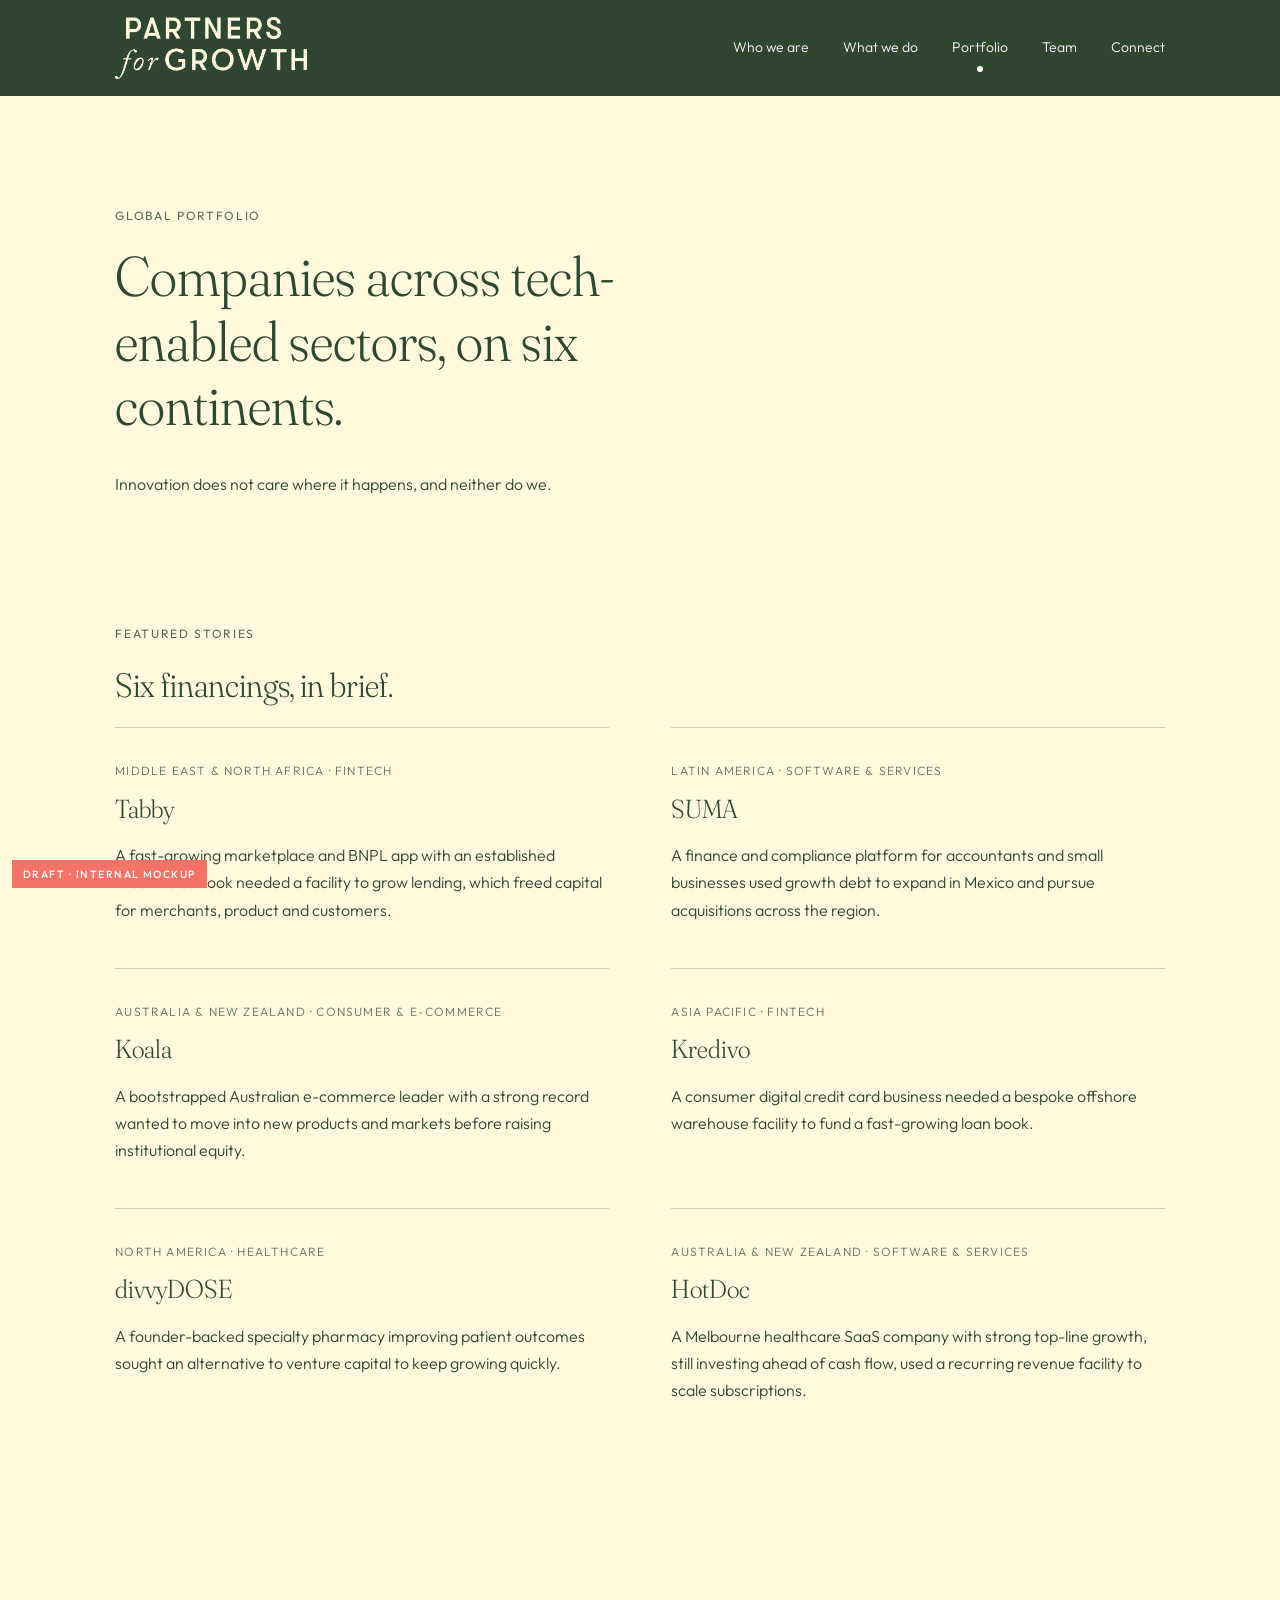
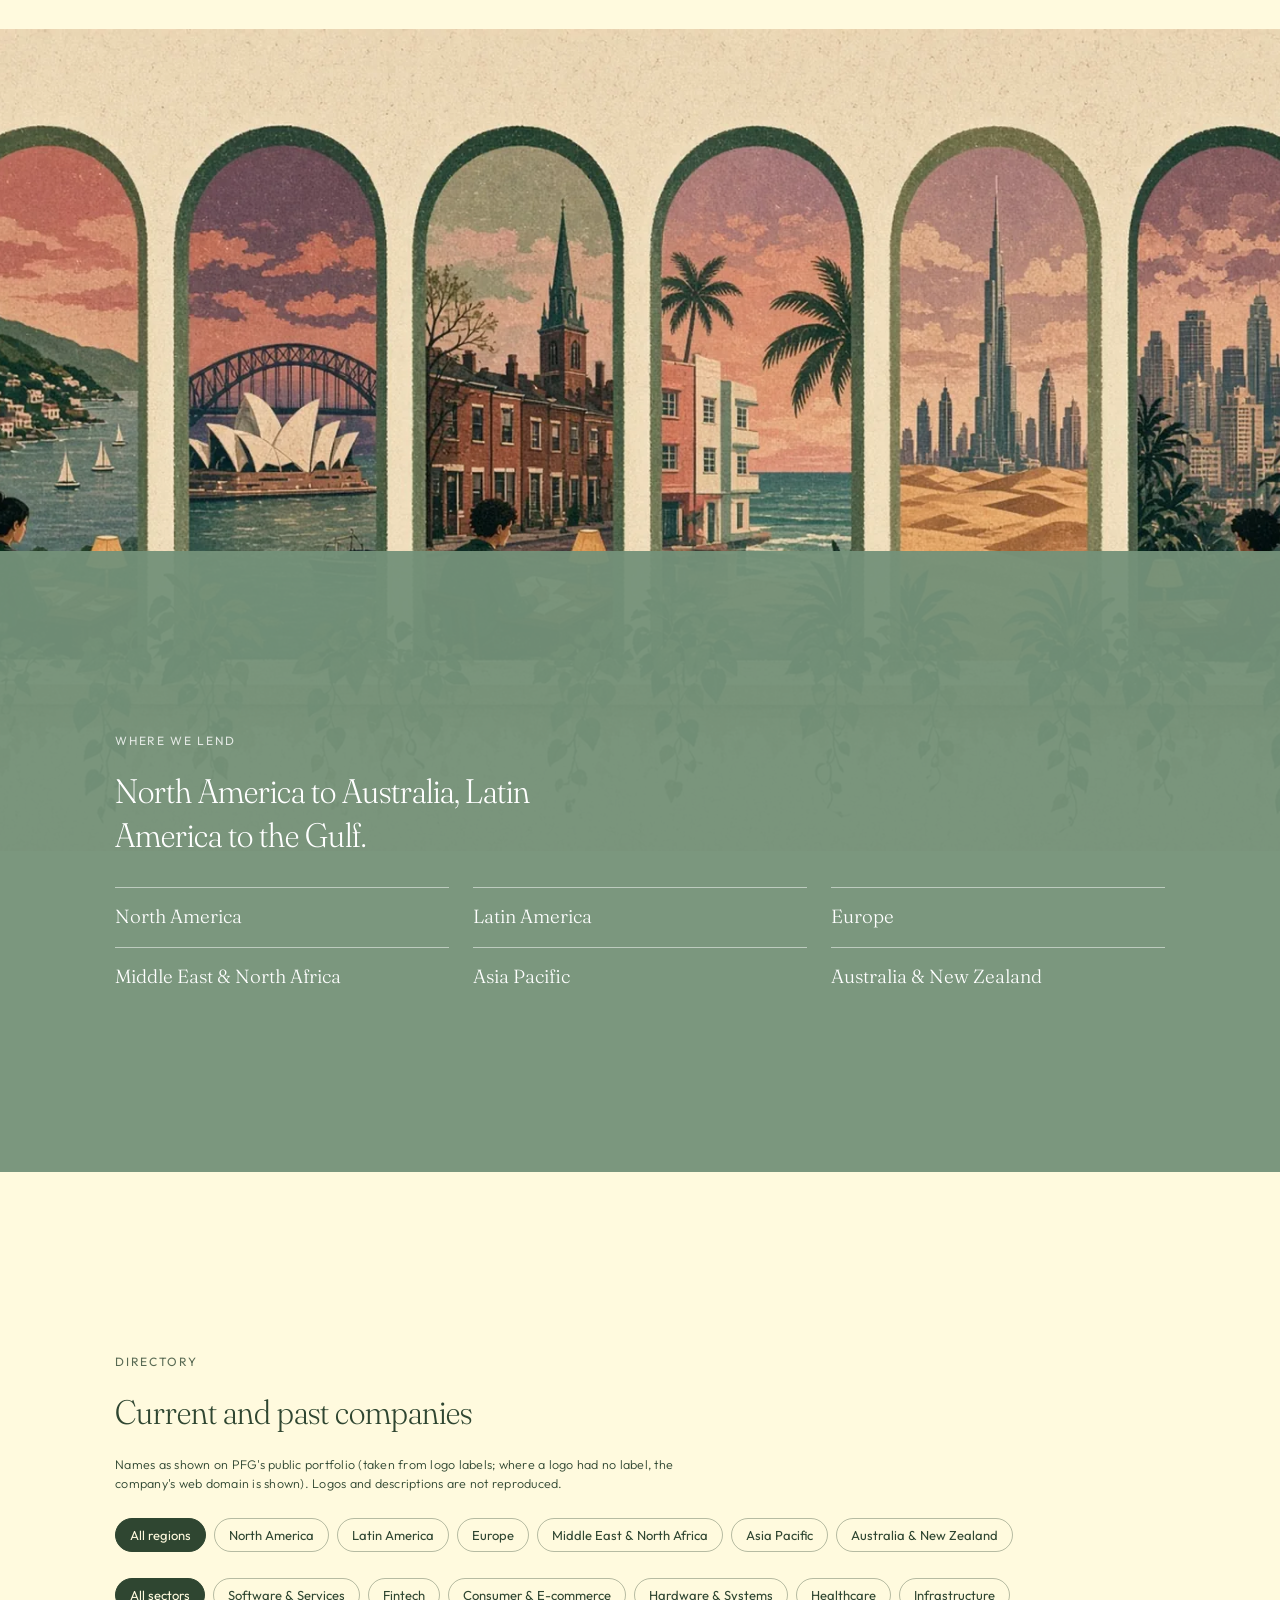
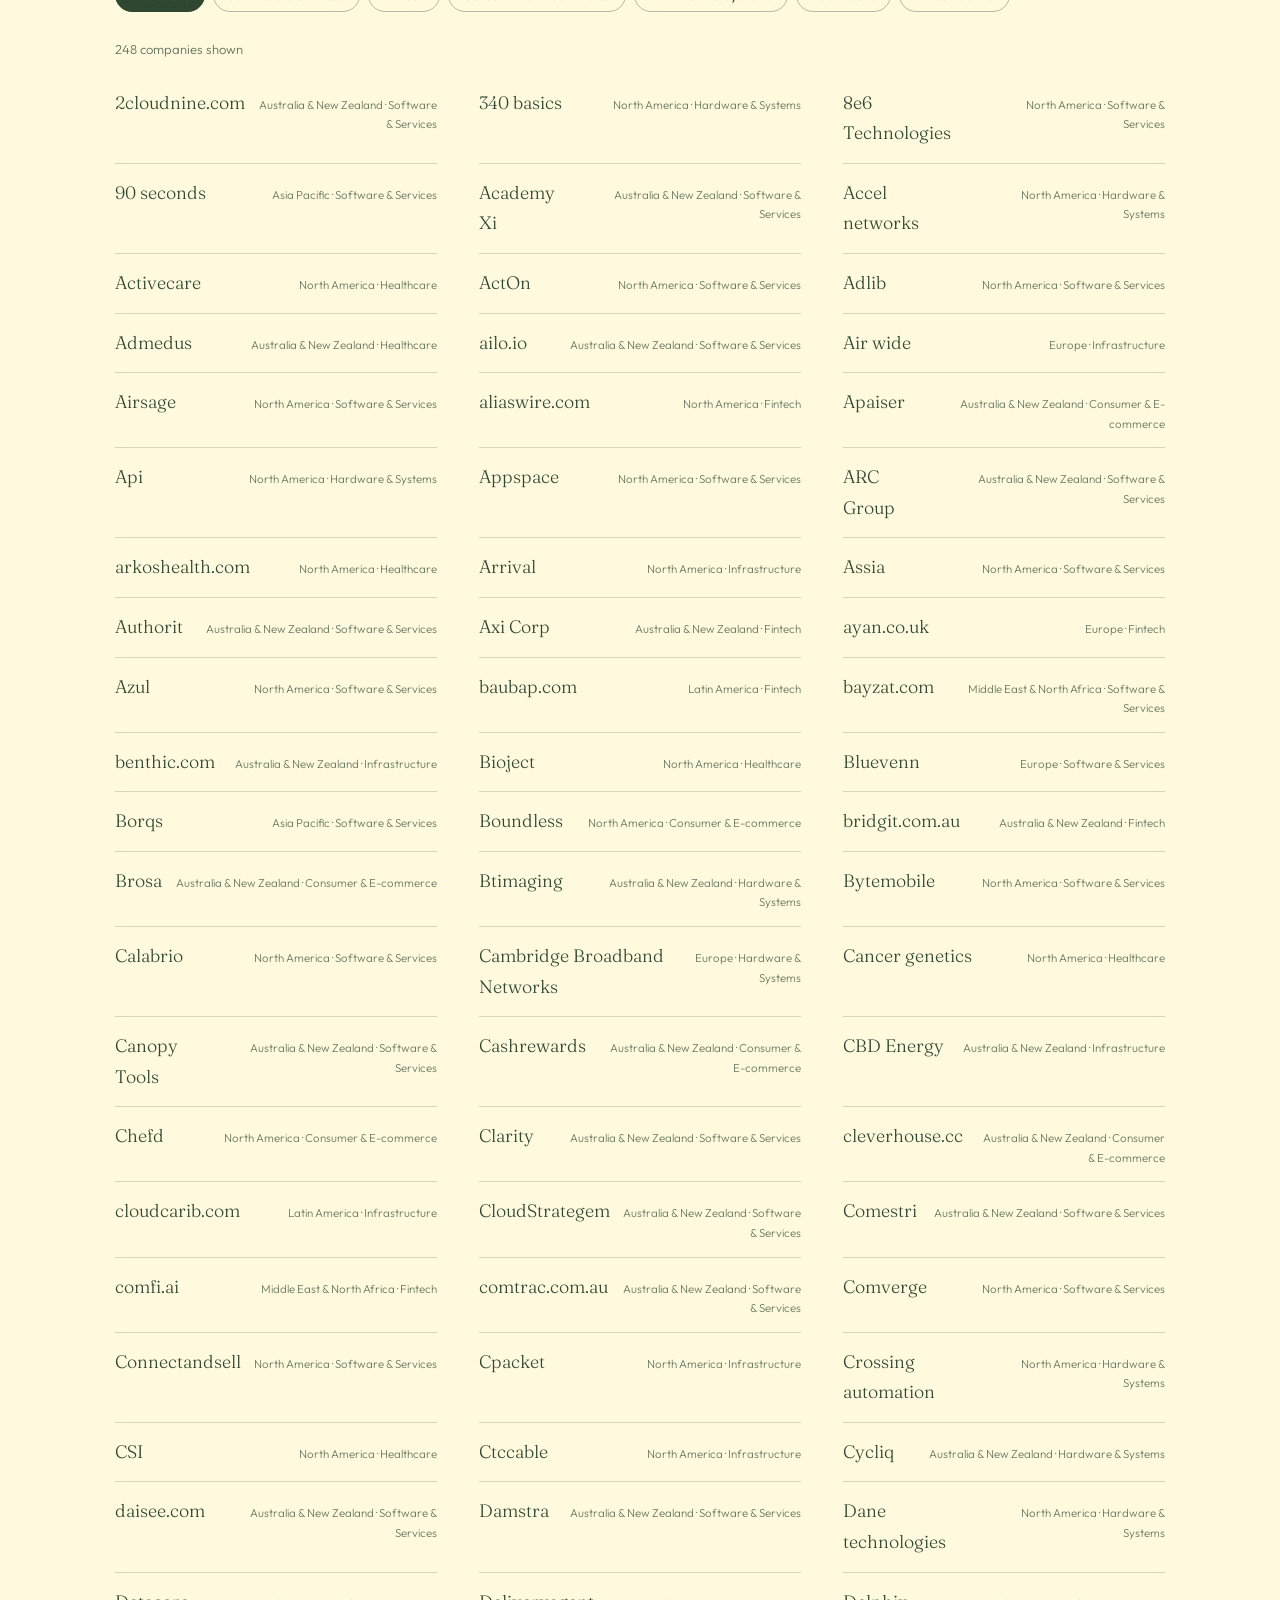
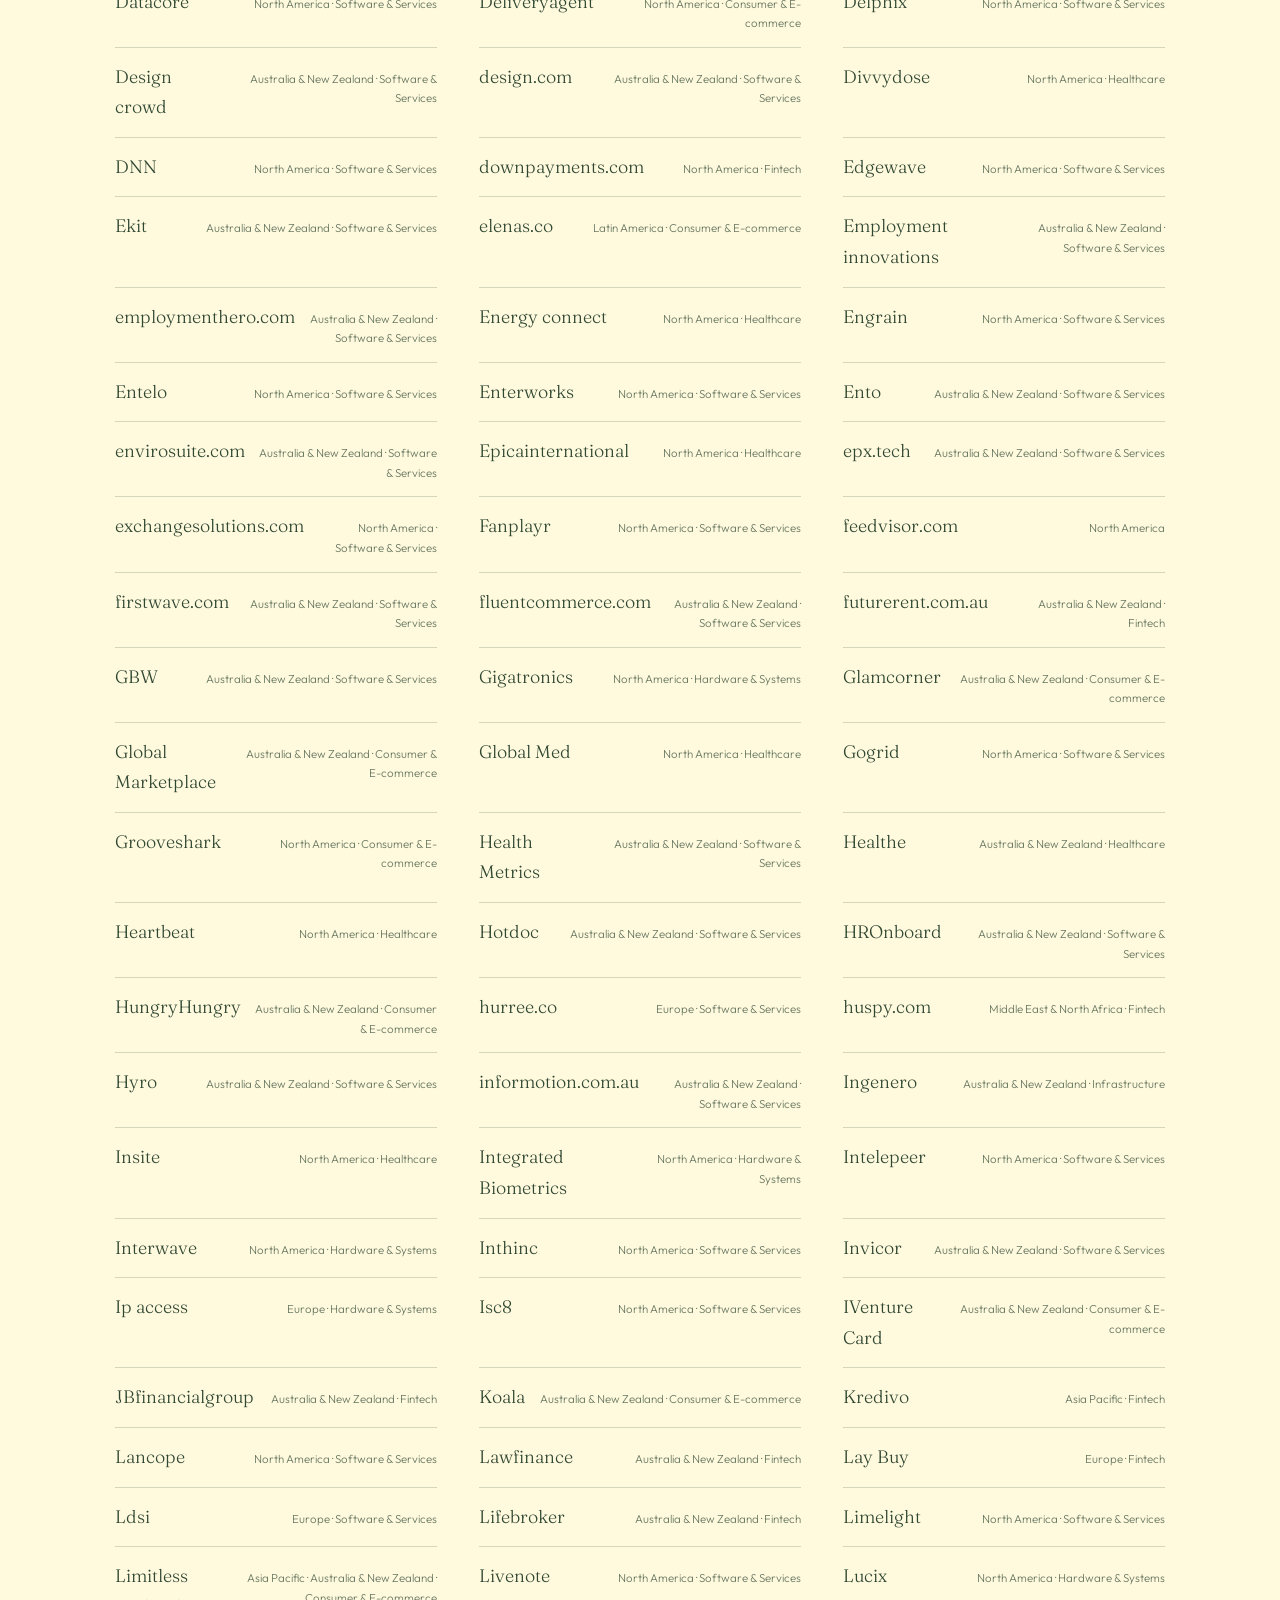
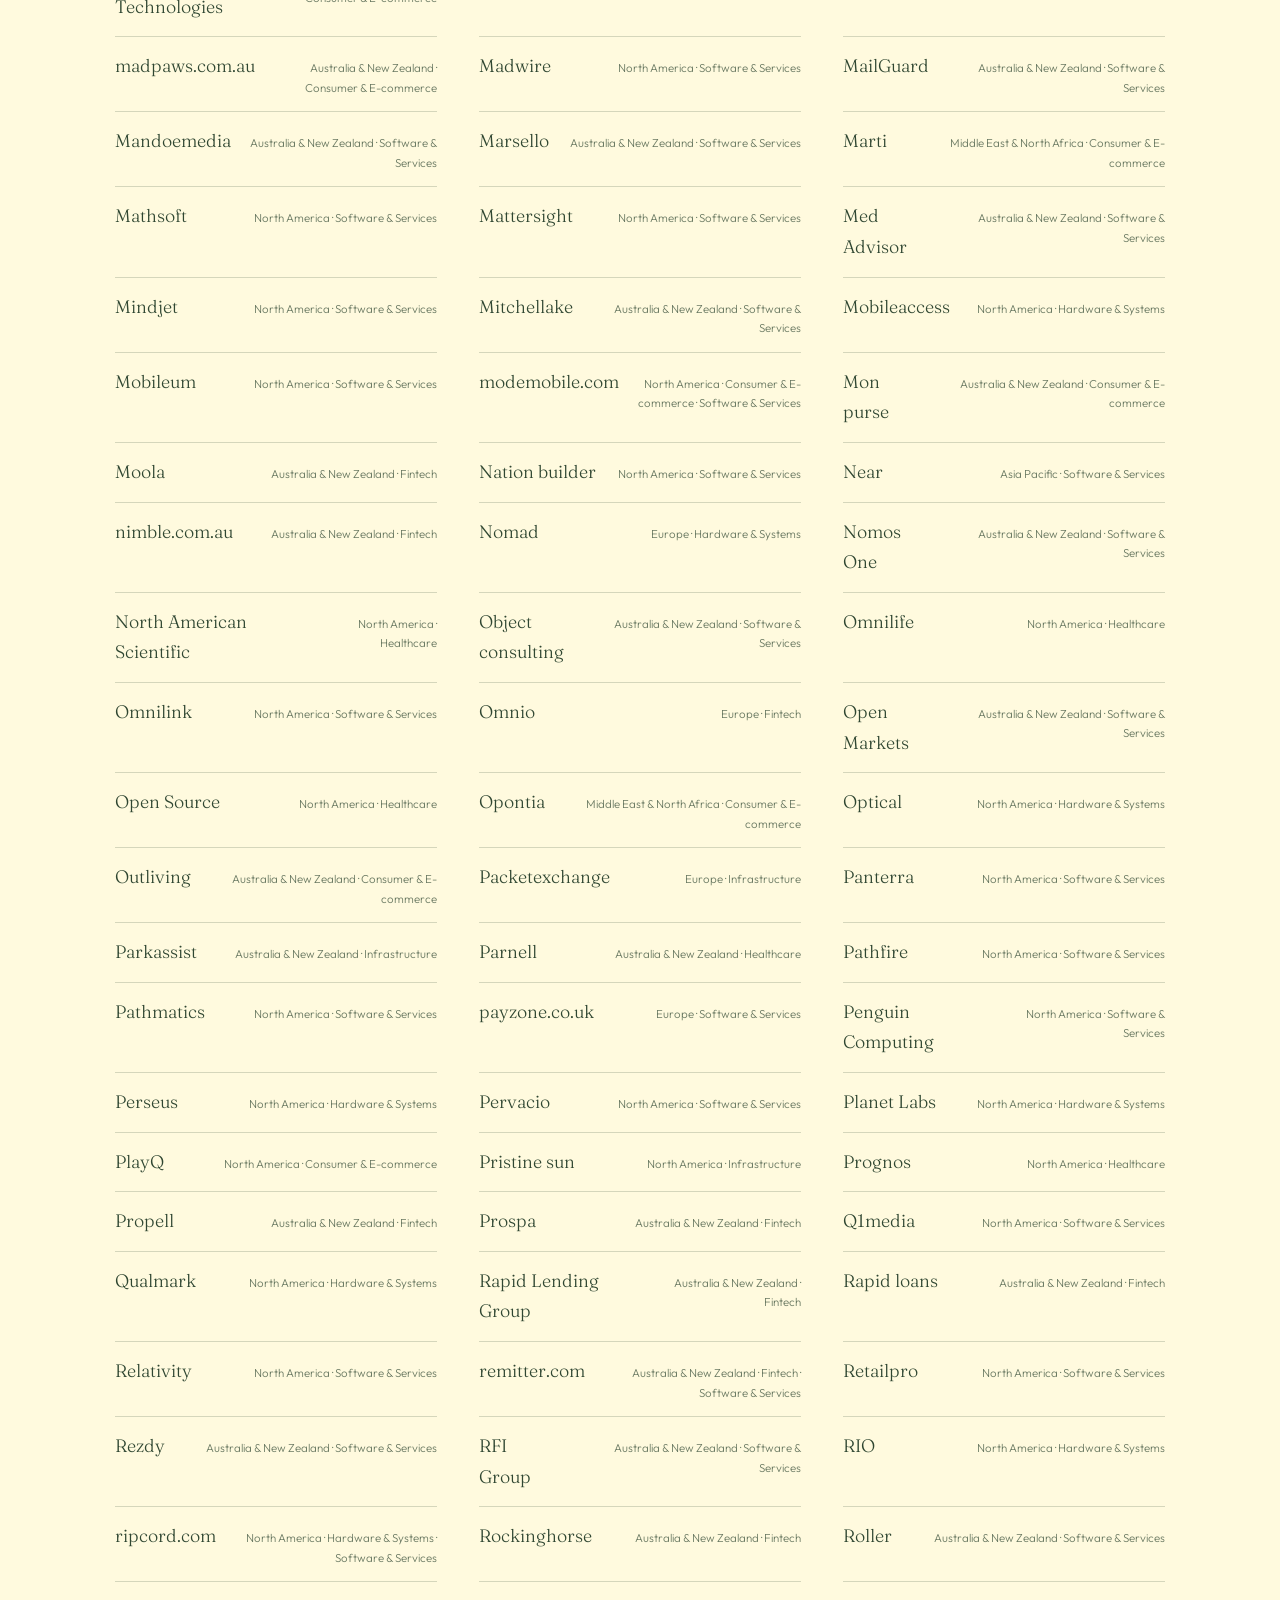
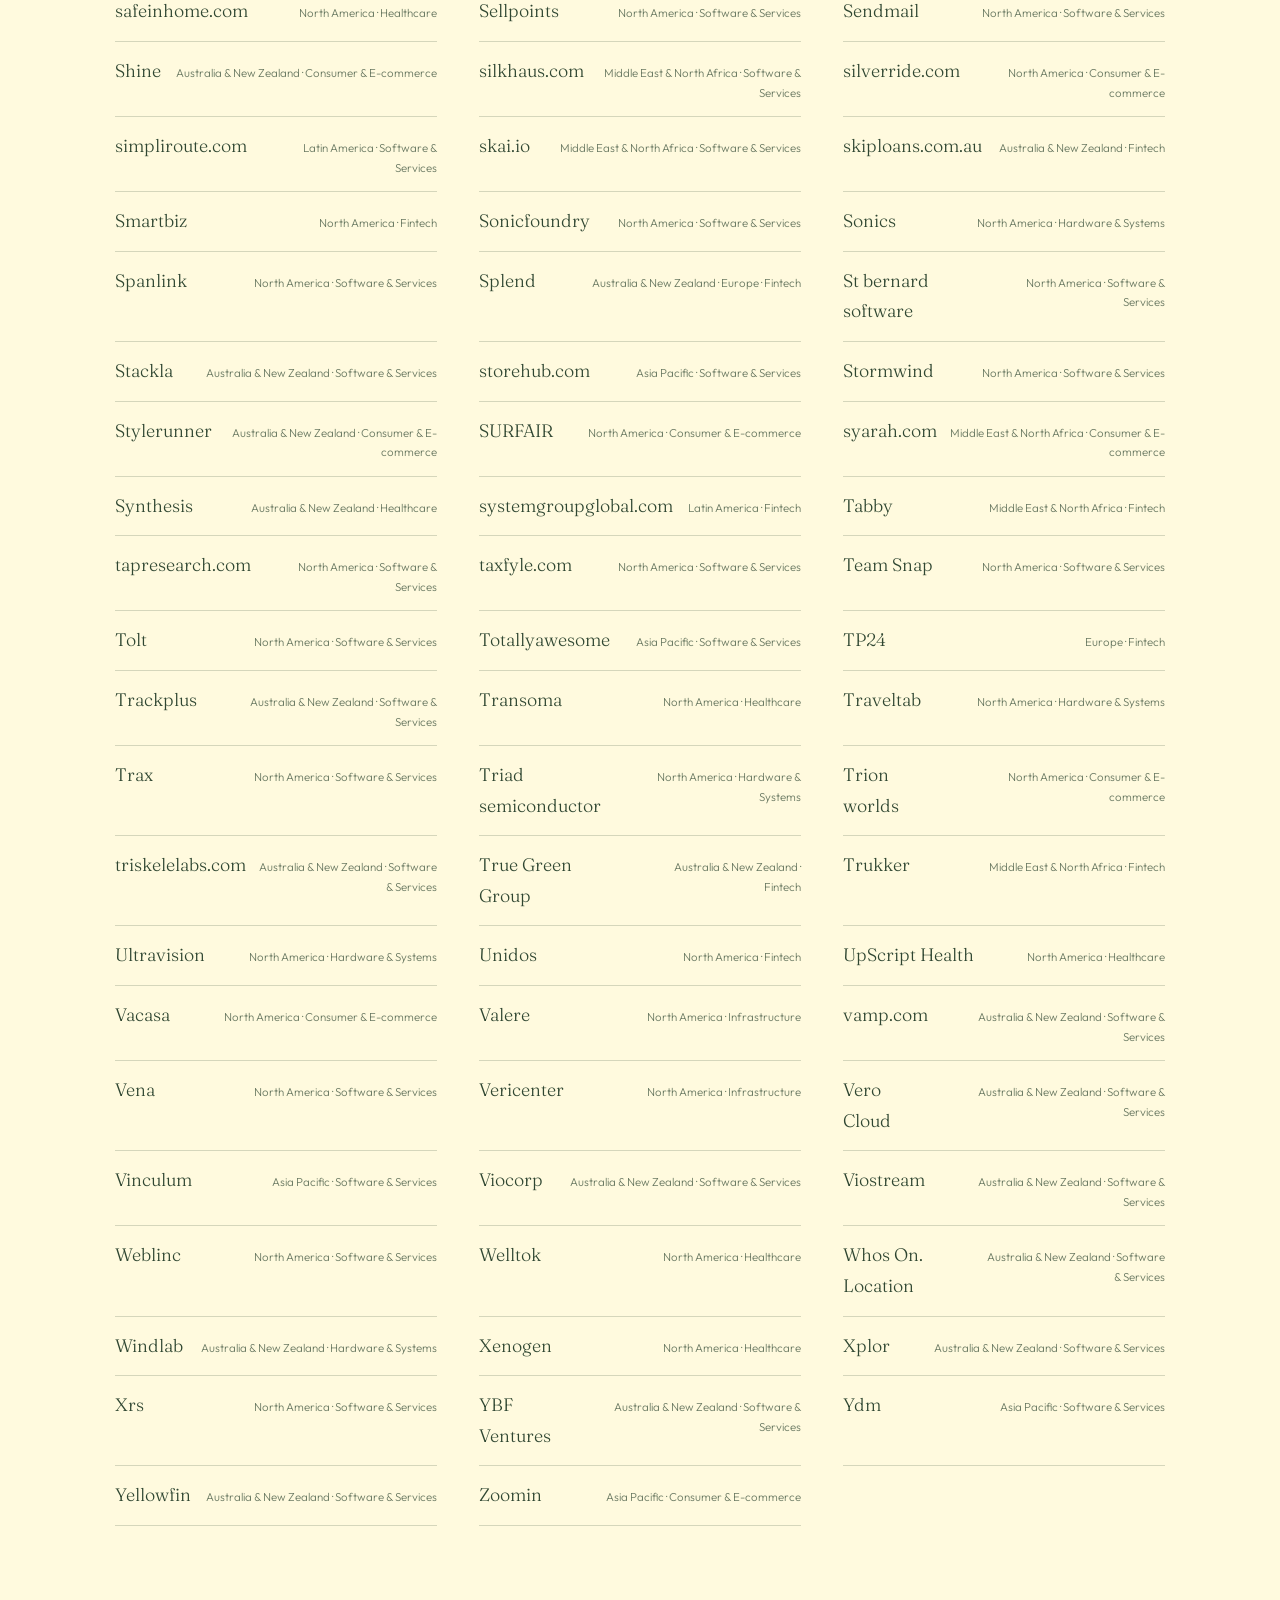
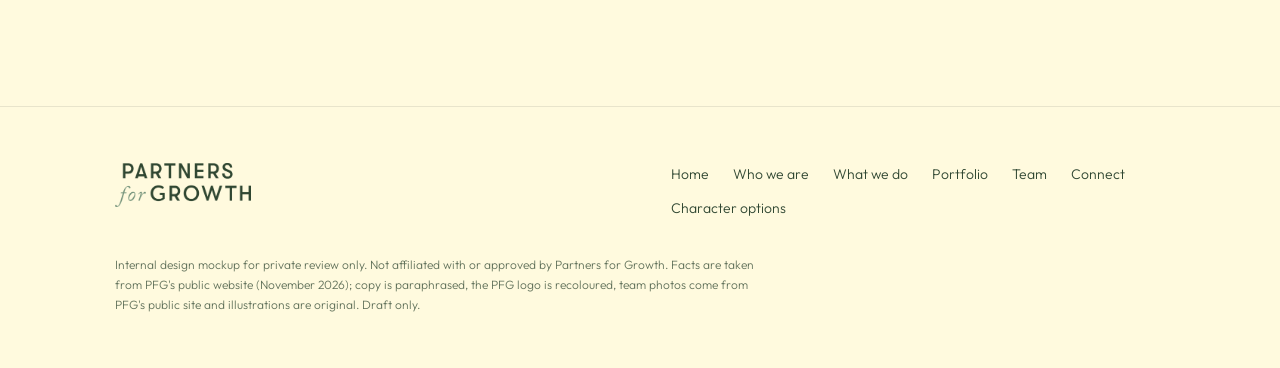
<file: v1/portfolio.html>
<!doctype html><html lang="en-AU"><head><meta charset="utf-8"><meta name="viewport" content="width=device-width,initial-scale=1">
<meta name="robots" content="noindex, nofollow"><title>Portfolio · Partners for Growth (internal mockup)</title><meta name="description" content="">
<link rel="preconnect" href="https://fonts.googleapis.com"><link rel="preconnect" href="https://fonts.gstatic.com" crossorigin>
<link href="https://fonts.googleapis.com/css2?family=Fraunces:ital,opsz,wght,SOFT@0,9..144,300..400,50;1,9..144,300,50&family=Outfit:wght@300;400;500&display=swap" rel="stylesheet">
<link rel="stylesheet" href="css/site.css?v=1794595943"></head><body class="inner">
<header class="hdr"><a class="brand" href="index.html" aria-label="Partners for Growth home"><img src="assets/brand/pfg-logo-cream.png" alt="Partners for Growth" width="720" height="233"></a><nav class="nav" aria-label="Main"><a href="who-we-are.html">Who we are</a><a href="growth-debt.html">What we do</a><a href="portfolio.html" aria-current="page">Portfolio</a><a href="team.html">Team</a><a href="connect.html">Connect</a></nav>
<button class="burger" aria-label="Menu" aria-expanded="false"><i></i><i></i></button></header>
<div class="overlay" role="dialog" aria-label="Menu"><img class="ologo" src="assets/brand/pfg-logo-cream.png" alt="Partners for Growth" width="720" height="233"><a href="index.html">Home</a><a href="who-we-are.html">Who we are</a><a href="growth-debt.html">What we do</a><a href="portfolio.html">Portfolio</a><a href="team.html">Team</a><a href="connect.html">Connect</a></div>
<main><section class="phero"><div class="wrap fx"><span class="label">Global portfolio</span><h1 class="big">Companies across tech-enabled sectors, on six continents.</h1><p style=max-width:52ch>Innovation does not care where it happens, and neither do we.</p></div></section>
<section class="sec paper"><div class="wrap"><div class="fx"><span class="label">Featured stories</span><h2 class="sect">Six financings, in brief.</h2></div><div class="two"><div class="case fx"><span class="meta">Middle East &amp; North Africa · Fintech</span><h3 class="med" style="margin-top:8px">Tabby</h3><p>A fast-growing marketplace and BNPL app with an established receivables book needed a facility to grow lending, which freed capital for merchants, product and customers.</p></div><div class="case fx"><span class="meta">Latin America · Software &amp; services</span><h3 class="med" style="margin-top:8px">SUMA</h3><p>A finance and compliance platform for accountants and small businesses used growth debt to expand in Mexico and pursue acquisitions across the region.</p></div><div class="case fx"><span class="meta">Australia &amp; New Zealand · Consumer &amp; e-commerce</span><h3 class="med" style="margin-top:8px">Koala</h3><p>A bootstrapped Australian e-commerce leader with a strong record wanted to move into new products and markets before raising institutional equity.</p></div><div class="case fx"><span class="meta">Asia Pacific · Fintech</span><h3 class="med" style="margin-top:8px">Kredivo</h3><p>A consumer digital credit card business needed a bespoke offshore warehouse facility to fund a fast-growing loan book.</p></div><div class="case fx"><span class="meta">North America · Healthcare</span><h3 class="med" style="margin-top:8px">divvyDOSE</h3><p>A founder-backed specialty pharmacy improving patient outcomes sought an alternative to venture capital to keep growing quickly.</p></div><div class="case fx"><span class="meta">Australia &amp; New Zealand · Software &amp; services</span><h3 class="med" style="margin-top:8px">HotDoc</h3><p>A Melbourne healthcare SaaS company with strong top-line growth, still investing ahead of cash flow, used a recurring revenue facility to scale subscriptions.</p></div></div></div></section>
<section class="pad"  data-dark=1><div class="art"><img src="assets/img/offices.webp" alt="Illustration: a row of arched windows opening onto cities around the world" loading="lazy"></div><div class="panel pv-sage sec"><div class="wrap fx"><span class="label">Where we lend</span><h2 class="sect" style="max-width:24ch">North America to Australia, Latin America to the Gulf.</h2><ul class="regions"><li>North America</li><li>Latin America</li><li>Europe</li><li>Middle East &amp; North Africa</li><li>Asia Pacific</li><li>Australia &amp; New Zealand</li></ul></div></div></section>
<section class="sec paper" id="directory"><div class="wrap"><span class="label">Directory</span><h2 class="sect">Current and past companies</h2>
<p class="small" style="max-width:70ch">Names as shown on PFG's public portfolio (taken from logo labels; where a logo had no label, the company's web domain is shown). Logos and descriptions are not reproduced.</p>
<div class="filters" id="freg" role="group"><button data-v="All" aria-pressed="true">All regions</button><button data-v="North America" aria-pressed="false">North America</button><button data-v="Latin America" aria-pressed="false">Latin America</button><button data-v="Europe" aria-pressed="false">Europe</button><button data-v="Middle East &amp; North Africa" aria-pressed="false">Middle East &amp; North Africa</button><button data-v="Asia Pacific" aria-pressed="false">Asia Pacific</button><button data-v="Australia &amp; New Zealand" aria-pressed="false">Australia &amp; New Zealand</button></div><div class="filters" id="fsec" role="group"><button data-v="All" aria-pressed="true">All sectors</button><button data-v="Software &amp; Services" aria-pressed="false">Software &amp; Services</button><button data-v="Fintech" aria-pressed="false">Fintech</button><button data-v="Consumer &amp; E-commerce" aria-pressed="false">Consumer &amp; E-commerce</button><button data-v="Hardware &amp; Systems" aria-pressed="false">Hardware &amp; Systems</button><button data-v="Healthcare" aria-pressed="false">Healthcare</button><button data-v="Infrastructure" aria-pressed="false">Infrastructure</button></div><p class="count" id="count"></p><ul class="dir" id="dir"></ul></div></section></main>
<footer class="ftr"><div class="wrap"><div class="grid"><div class="c6"><a class="brand" href="index.html" aria-label="Partners for Growth home"><img src="assets/brand/pfg-logo-green.png" alt="Partners for Growth" width="720" height="233"></a></div>
<div class="c6"><nav aria-label="Footer"><a href="index.html">Home</a><a href="who-we-are.html">Who we are</a><a href="growth-debt.html">What we do</a><a href="portfolio.html">Portfolio</a><a href="team.html">Team</a><a href="connect.html">Connect</a><a href="characters.html">Character options</a></nav></div></div>
<p class="legal">Internal design mockup for private review only. Not affiliated with or approved by Partners for Growth. Facts are taken from PFG's public website (November 2026); copy is paraphrased, the PFG logo is recoloured, team photos come from PFG's public site and illustrations are original. Draft only.</p></div></footer>
<div class="draft">Draft · internal mockup</div>
<script src="js/portfolio-data.js"></script><script src="js/site.js?v=1794595943"></script></body></html>
</file>
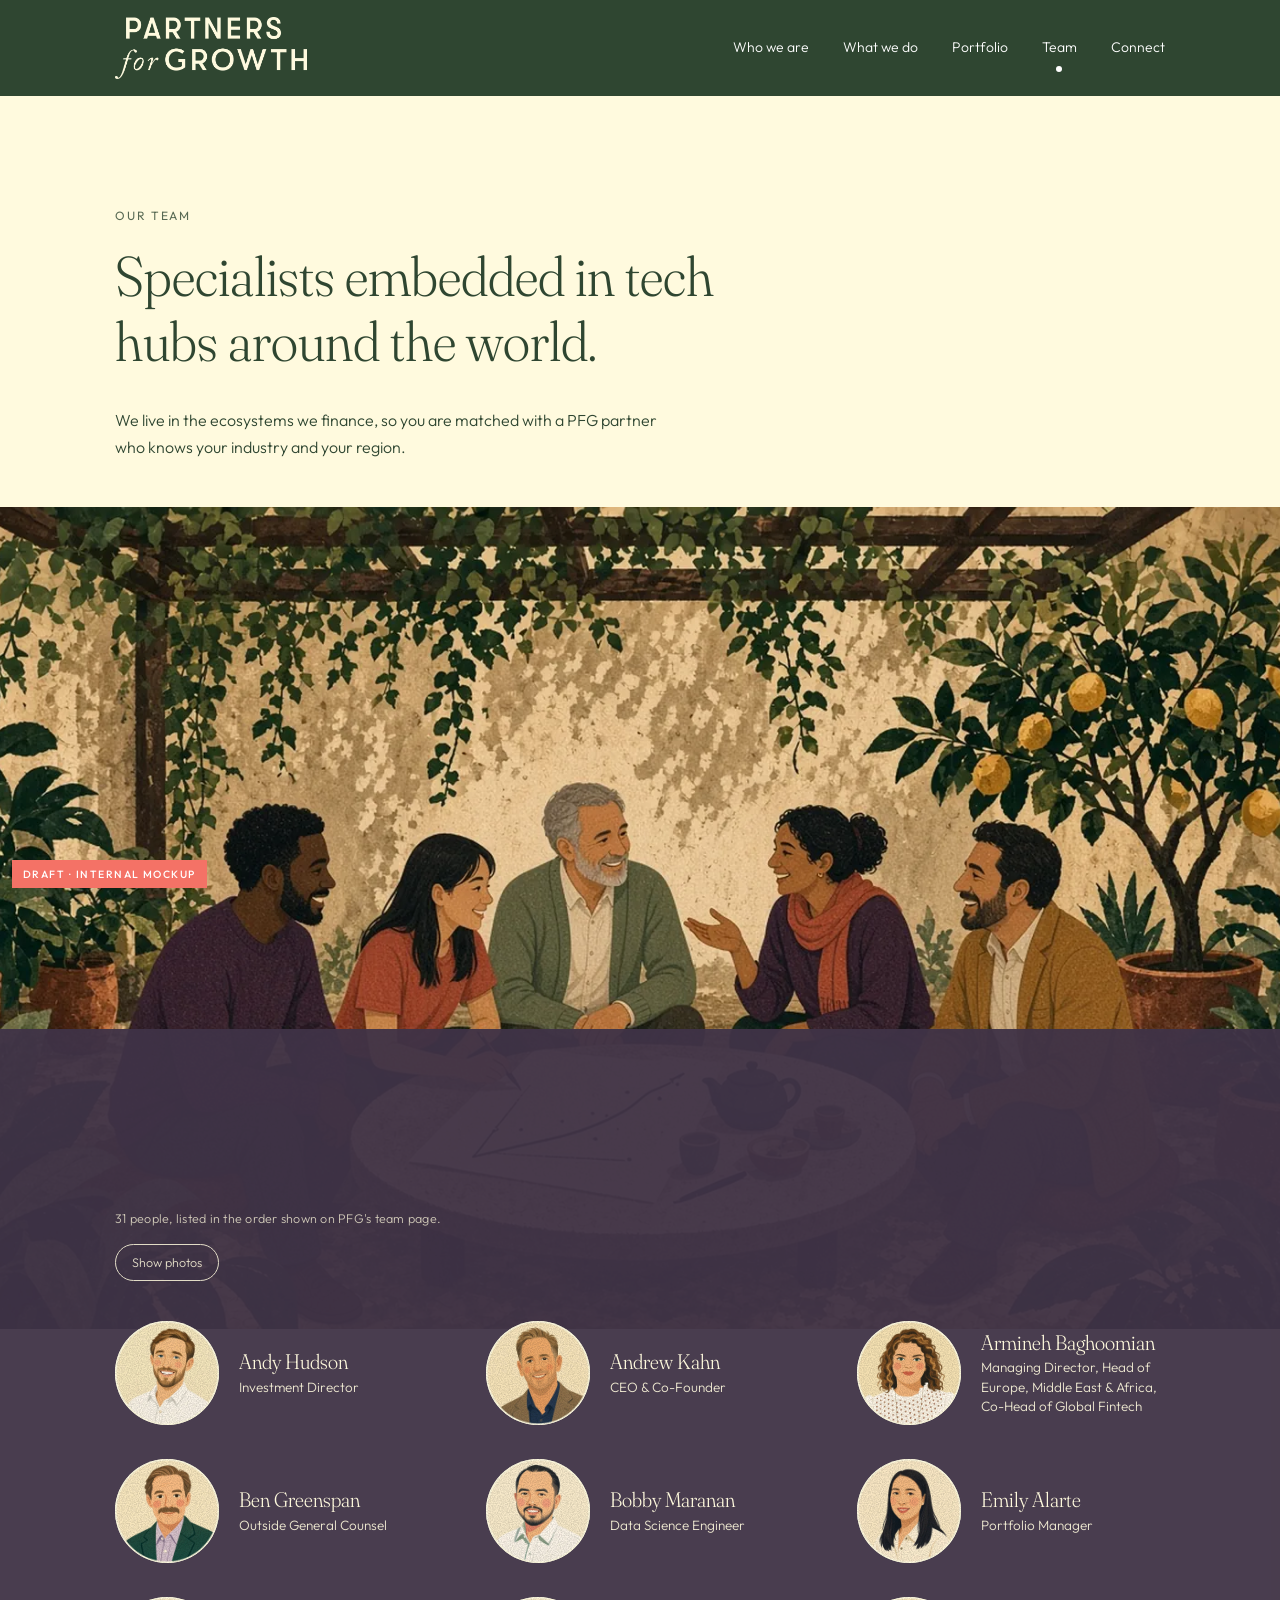
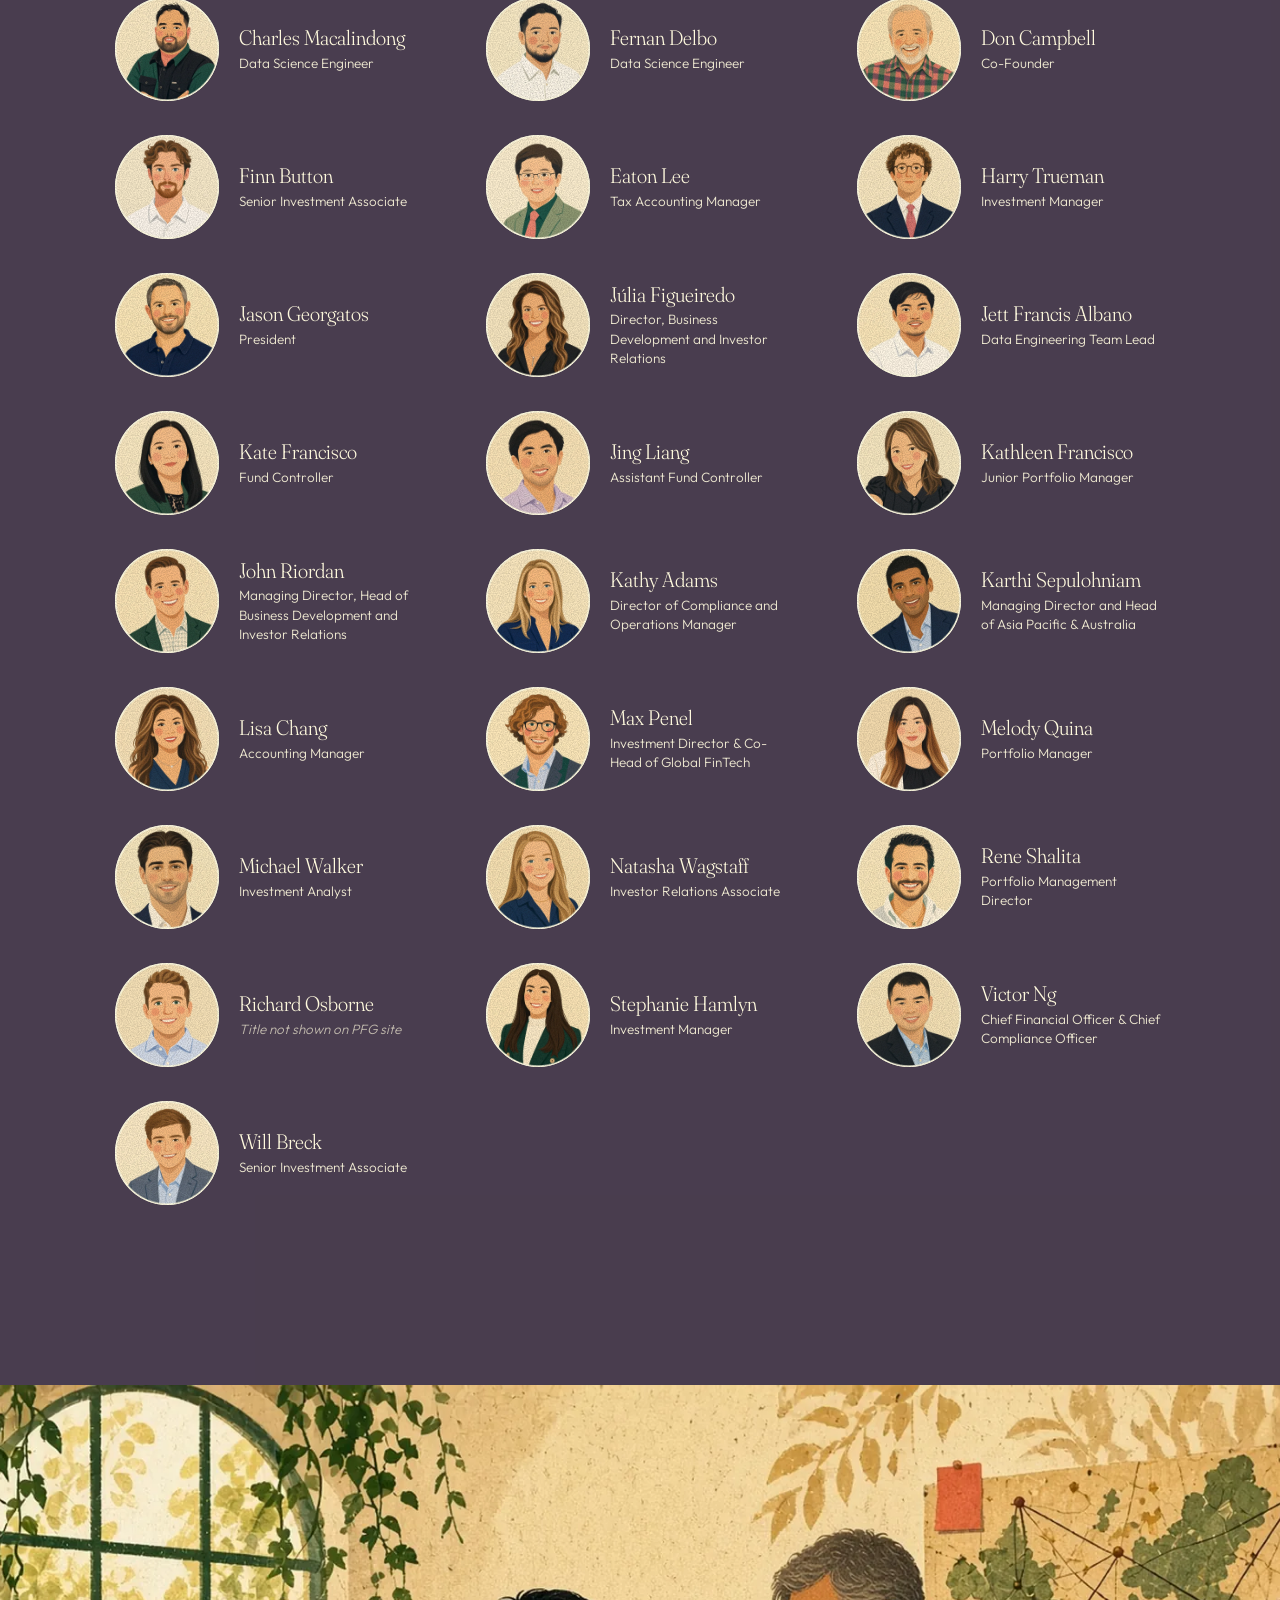
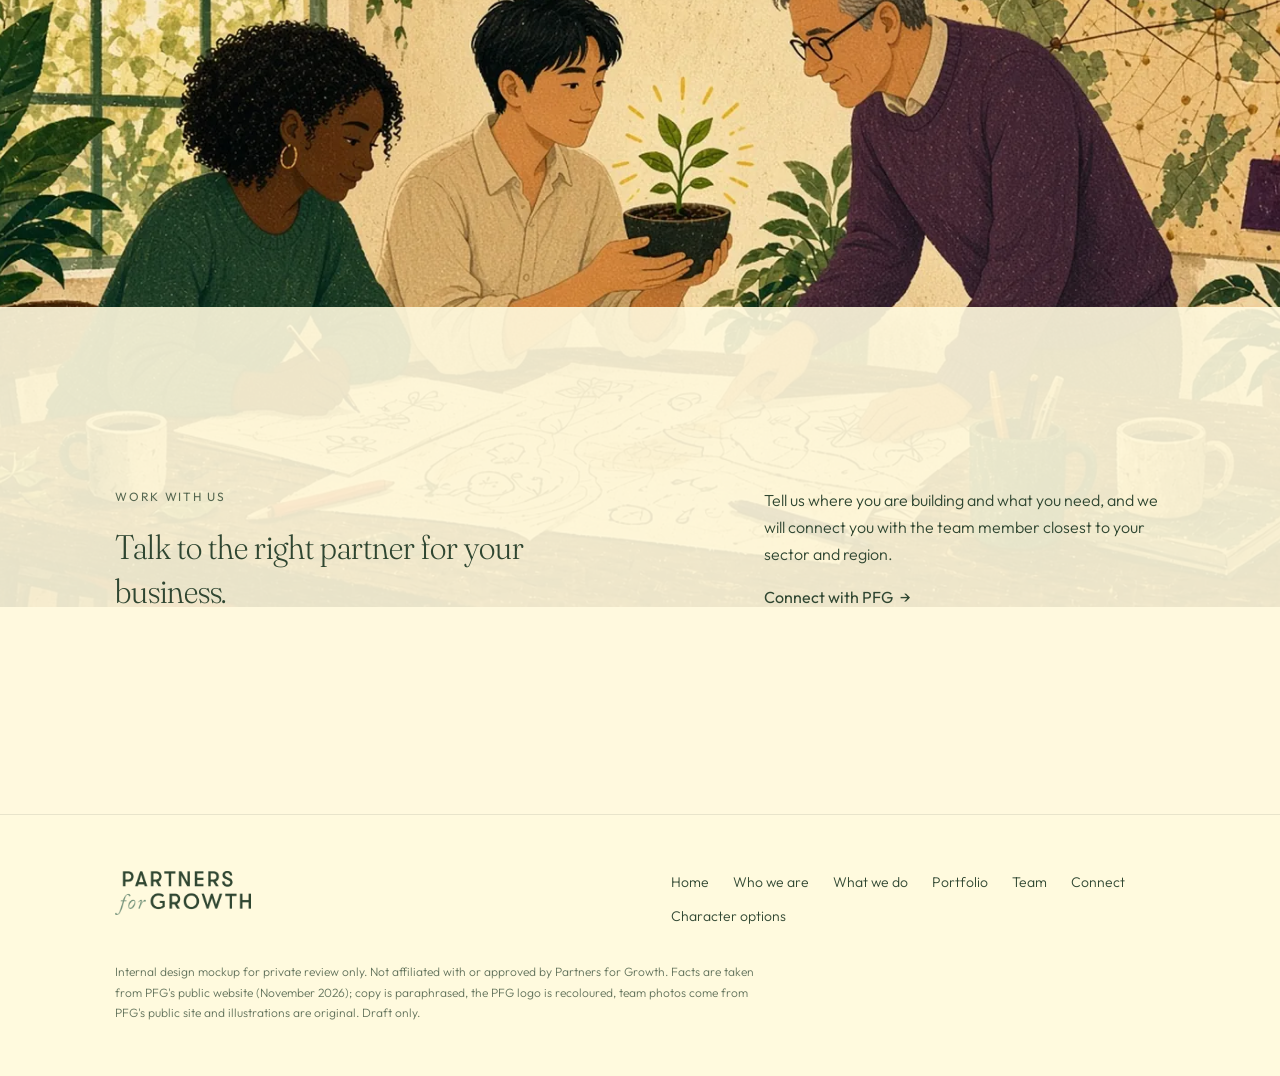
<file: v1/team.html>
<!doctype html><html lang="en-AU"><head><meta charset="utf-8"><meta name="viewport" content="width=device-width,initial-scale=1">
<meta name="robots" content="noindex, nofollow"><title>Team · Partners for Growth (internal mockup)</title><meta name="description" content="">
<link rel="preconnect" href="https://fonts.googleapis.com"><link rel="preconnect" href="https://fonts.gstatic.com" crossorigin>
<link href="https://fonts.googleapis.com/css2?family=Fraunces:ital,opsz,wght,SOFT@0,9..144,300..400,50;1,9..144,300,50&family=Outfit:wght@300;400;500&display=swap" rel="stylesheet">
<link rel="stylesheet" href="css/site.css?v=1794595943"></head><body class="inner">
<header class="hdr"><a class="brand" href="index.html" aria-label="Partners for Growth home"><img src="assets/brand/pfg-logo-cream.png" alt="Partners for Growth" width="720" height="233"></a><nav class="nav" aria-label="Main"><a href="who-we-are.html">Who we are</a><a href="growth-debt.html">What we do</a><a href="portfolio.html">Portfolio</a><a href="team.html" aria-current="page">Team</a><a href="connect.html">Connect</a></nav>
<button class="burger" aria-label="Menu" aria-expanded="false"><i></i><i></i></button></header>
<div class="overlay" role="dialog" aria-label="Menu"><img class="ologo" src="assets/brand/pfg-logo-cream.png" alt="Partners for Growth" width="720" height="233"><a href="index.html">Home</a><a href="who-we-are.html">Who we are</a><a href="growth-debt.html">What we do</a><a href="portfolio.html">Portfolio</a><a href="team.html">Team</a><a href="connect.html">Connect</a></div>
<main><section class="phero"><div class="wrap fx"><span class="label">Our team</span><h1 class="big">Specialists embedded in tech hubs around the world.</h1><p style=max-width:52ch>We live in the ecosystems we finance, so you are matched with a PFG partner who knows your industry and your region.</p></div></section>
<section class="pad"  data-dark=1><div class="art"><img src="assets/img/team-talk.webp?v=mix1" alt="Illustration: a team talking around a table in a leafy courtyard" loading="lazy"></div><div class="panel pv-plum sec"><div class="wrap"><p class="small fx" style="margin-bottom:40px;opacity:.75">31 people, listed in the order shown on PFG's team page.</p><p class="small fx" style="margin:-24px 0 40px"><button type="button" id="portraitToggle" aria-pressed="false" style="font:inherit;color:inherit;background:transparent;border:1px solid currentColor;border-radius:999px;padding:8px 16px;cursor:pointer;opacity:.85">Show photos</button></p><div class="team"><div class="person fx"><div class="portrait photo"><img src="assets/team-illustrated/andy-hudson.webp" data-photo="assets/team/andy-hudson.webp" data-ill="assets/team-illustrated/andy-hudson.webp" alt="Andy Hudson" width="360" height="360" loading="lazy"></div><div><h3>Andy Hudson</h3><p>Investment Director</p></div></div><div class="person fx"><div class="portrait photo"><img src="assets/team-illustrated/andrew-kahn.webp" data-photo="assets/team/andrew-kahn.webp" data-ill="assets/team-illustrated/andrew-kahn.webp" alt="Andrew Kahn" width="360" height="360" loading="lazy"></div><div><h3>Andrew Kahn</h3><p>CEO &amp; Co-Founder</p></div></div><div class="person fx"><div class="portrait photo"><img src="assets/team-illustrated/armineh-baghoomian.webp" data-photo="assets/team/armineh-baghoomian.webp" data-ill="assets/team-illustrated/armineh-baghoomian.webp" alt="Armineh Baghoomian" width="360" height="360" loading="lazy"></div><div><h3>Armineh Baghoomian</h3><p>Managing Director, Head of Europe, Middle East &amp; Africa, Co-Head of Global Fintech</p></div></div><div class="person fx"><div class="portrait photo"><img src="assets/team-illustrated/ben-greenspan.webp" data-photo="assets/team/ben-greenspan.webp" data-ill="assets/team-illustrated/ben-greenspan.webp" alt="Ben Greenspan" width="360" height="360" loading="lazy"></div><div><h3>Ben Greenspan</h3><p>Outside General Counsel</p></div></div><div class="person fx"><div class="portrait photo"><img src="assets/team-illustrated/bobby-maranan.webp" data-photo="assets/team/bobby-maranan.webp" data-ill="assets/team-illustrated/bobby-maranan.webp" alt="Bobby Maranan" width="360" height="360" loading="lazy"></div><div><h3>Bobby Maranan</h3><p>Data Science Engineer</p></div></div><div class="person fx"><div class="portrait photo"><img src="assets/team-illustrated/emily-alarte.webp" data-photo="assets/team/emily-alarte.webp" data-ill="assets/team-illustrated/emily-alarte.webp" alt="Emily Alarte" width="360" height="360" loading="lazy"></div><div><h3>Emily Alarte</h3><p>Portfolio Manager</p></div></div><div class="person fx"><div class="portrait photo"><img src="assets/team-illustrated/charles-macalindong.webp" data-photo="assets/team/charles-macalindong.webp" data-ill="assets/team-illustrated/charles-macalindong.webp" alt="Charles Macalindong" width="360" height="360" loading="lazy"></div><div><h3>Charles Macalindong</h3><p>Data Science Engineer</p></div></div><div class="person fx"><div class="portrait photo"><img src="assets/team-illustrated/fernan-delbo.webp" data-photo="assets/team/fernan-delbo.webp" data-ill="assets/team-illustrated/fernan-delbo.webp" alt="Fernan Delbo" width="360" height="360" loading="lazy"></div><div><h3>Fernan Delbo</h3><p>Data Science Engineer</p></div></div><div class="person fx"><div class="portrait photo"><img src="assets/team-illustrated/don-campbell.webp" data-photo="assets/team/don-campbell.webp" data-ill="assets/team-illustrated/don-campbell.webp" alt="Don Campbell" width="360" height="360" loading="lazy"></div><div><h3>Don Campbell</h3><p>Co-Founder</p></div></div><div class="person fx"><div class="portrait photo"><img src="assets/team-illustrated/finn-button.webp" data-photo="assets/team/finn-button.webp" data-ill="assets/team-illustrated/finn-button.webp" alt="Finn Button" width="360" height="360" loading="lazy"></div><div><h3>Finn Button</h3><p>Senior Investment Associate</p></div></div><div class="person fx"><div class="portrait photo"><img src="assets/team-illustrated/eaton-lee.webp" data-photo="assets/team/eaton-lee.webp" data-ill="assets/team-illustrated/eaton-lee.webp" alt="Eaton Lee" width="360" height="360" loading="lazy"></div><div><h3>Eaton Lee</h3><p>Tax Accounting Manager</p></div></div><div class="person fx"><div class="portrait photo"><img src="assets/team-illustrated/harry-trueman.webp" data-photo="assets/team/harry-trueman.webp" data-ill="assets/team-illustrated/harry-trueman.webp" alt="Harry Trueman" width="360" height="360" loading="lazy"></div><div><h3>Harry Trueman</h3><p>Investment Manager</p></div></div><div class="person fx"><div class="portrait photo"><img src="assets/team-illustrated/jason-georgatos.webp" data-photo="assets/team/jason-georgatos.webp" data-ill="assets/team-illustrated/jason-georgatos.webp" alt="Jason Georgatos" width="360" height="360" loading="lazy"></div><div><h3>Jason Georgatos</h3><p>President</p></div></div><div class="person fx"><div class="portrait photo"><img src="assets/team-illustrated/julia-figueiredo.webp" data-photo="assets/team/julia-figueiredo.webp" data-ill="assets/team-illustrated/julia-figueiredo.webp" alt="Júlia Figueiredo" width="360" height="360" loading="lazy"></div><div><h3>Júlia Figueiredo</h3><p>Director, Business Development and Investor Relations</p></div></div><div class="person fx"><div class="portrait photo"><img src="assets/team-illustrated/jett-francis-albano.webp" data-photo="assets/team/jett-francis-albano.webp" data-ill="assets/team-illustrated/jett-francis-albano.webp" alt="Jett Francis Albano" width="360" height="360" loading="lazy"></div><div><h3>Jett Francis Albano</h3><p>Data Engineering Team Lead</p></div></div><div class="person fx"><div class="portrait photo"><img src="assets/team-illustrated/kate-francisco.webp" data-photo="assets/team/kate-francisco.webp" data-ill="assets/team-illustrated/kate-francisco.webp" alt="Kate Francisco" width="360" height="360" loading="lazy"></div><div><h3>Kate Francisco</h3><p>Fund Controller</p></div></div><div class="person fx"><div class="portrait photo"><img src="assets/team-illustrated/jing-liang.webp" data-photo="assets/team/jing-liang.webp" data-ill="assets/team-illustrated/jing-liang.webp" alt="Jing Liang" width="360" height="360" loading="lazy"></div><div><h3>Jing Liang</h3><p>Assistant Fund Controller</p></div></div><div class="person fx"><div class="portrait photo"><img src="assets/team-illustrated/kathleen-francisco.webp" data-photo="assets/team/kathleen-francisco.webp" data-ill="assets/team-illustrated/kathleen-francisco.webp" alt="Kathleen Francisco" width="360" height="360" loading="lazy"></div><div><h3>Kathleen Francisco</h3><p>Junior Portfolio Manager</p></div></div><div class="person fx"><div class="portrait photo"><img src="assets/team-illustrated/john-riordan.webp" data-photo="assets/team/john-riordan.webp" data-ill="assets/team-illustrated/john-riordan.webp" alt="John Riordan" width="360" height="360" loading="lazy"></div><div><h3>John Riordan</h3><p>Managing Director, Head of Business Development and Investor Relations</p></div></div><div class="person fx"><div class="portrait photo"><img src="assets/team-illustrated/kathy-adams.webp" data-photo="assets/team/kathy-adams.webp" data-ill="assets/team-illustrated/kathy-adams.webp" alt="Kathy Adams" width="360" height="360" loading="lazy"></div><div><h3>Kathy Adams</h3><p>Director of Compliance and Operations Manager</p></div></div><div class="person fx"><div class="portrait photo"><img src="assets/team-illustrated/karthi-sepulohniam.webp" data-photo="assets/team/karthi-sepulohniam.webp" data-ill="assets/team-illustrated/karthi-sepulohniam.webp" alt="Karthi Sepulohniam" width="360" height="360" loading="lazy"></div><div><h3>Karthi Sepulohniam</h3><p>Managing Director and Head of Asia Pacific &amp; Australia</p></div></div><div class="person fx"><div class="portrait photo"><img src="assets/team-illustrated/lisa-chang.webp" data-photo="assets/team/lisa-chang.webp" data-ill="assets/team-illustrated/lisa-chang.webp" alt="Lisa Chang" width="360" height="360" loading="lazy"></div><div><h3>Lisa Chang</h3><p>Accounting Manager</p></div></div><div class="person fx"><div class="portrait photo"><img src="assets/team-illustrated/max-penel.webp" data-photo="assets/team/max-penel.webp" data-ill="assets/team-illustrated/max-penel.webp" alt="Max Penel" width="360" height="360" loading="lazy"></div><div><h3>Max Penel</h3><p>Investment Director &amp; Co-Head of Global FinTech</p></div></div><div class="person fx"><div class="portrait photo"><img src="assets/team-illustrated/melody-quina.webp" data-photo="assets/team/melody-quina.webp" data-ill="assets/team-illustrated/melody-quina.webp" alt="Melody Quina" width="360" height="360" loading="lazy"></div><div><h3>Melody Quina</h3><p>Portfolio Manager</p></div></div><div class="person fx"><div class="portrait photo"><img src="assets/team-illustrated/michael-walker.webp" data-photo="assets/team/michael-walker.webp" data-ill="assets/team-illustrated/michael-walker.webp" alt="Michael Walker" width="360" height="360" loading="lazy"></div><div><h3>Michael Walker</h3><p>Investment Analyst</p></div></div><div class="person fx"><div class="portrait photo"><img src="assets/team-illustrated/natasha-wagstaff.webp" data-photo="assets/team/natasha-wagstaff.webp" data-ill="assets/team-illustrated/natasha-wagstaff.webp" alt="Natasha Wagstaff" width="360" height="360" loading="lazy"></div><div><h3>Natasha Wagstaff</h3><p>Investor Relations Associate</p></div></div><div class="person fx"><div class="portrait photo"><img src="assets/team-illustrated/rene-shalita.webp" data-photo="assets/team/rene-shalita.webp" data-ill="assets/team-illustrated/rene-shalita.webp" alt="Rene Shalita" width="360" height="360" loading="lazy"></div><div><h3>Rene Shalita</h3><p>Portfolio Management Director</p></div></div><div class="person fx"><div class="portrait photo"><img src="assets/team-illustrated/richard-osborne.webp" data-photo="assets/team/richard-osborne.webp" data-ill="assets/team-illustrated/richard-osborne.webp" alt="Richard Osborne" width="360" height="360" loading="lazy"></div><div><h3>Richard Osborne</h3><p class="na">Title not shown on PFG site</p></div></div><div class="person fx"><div class="portrait photo"><img src="assets/team-illustrated/stephanie-hamlyn.webp" data-photo="assets/team/stephanie-hamlyn.webp" data-ill="assets/team-illustrated/stephanie-hamlyn.webp" alt="Stephanie Hamlyn" width="360" height="360" loading="lazy"></div><div><h3>Stephanie Hamlyn</h3><p>Investment Manager</p></div></div><div class="person fx"><div class="portrait photo"><img src="assets/team-illustrated/victor-ng.webp" data-photo="assets/team/victor-ng.webp" data-ill="assets/team-illustrated/victor-ng.webp" alt="Victor Ng" width="360" height="360" loading="lazy"></div><div><h3>Victor Ng</h3><p>Chief Financial Officer &amp; Chief Compliance Officer</p></div></div><div class="person fx"><div class="portrait photo"><img src="assets/team-illustrated/will-breck.webp" data-photo="assets/team/will-breck.webp" data-ill="assets/team-illustrated/will-breck.webp" alt="Will Breck" width="360" height="360" loading="lazy"></div><div><h3>Will Breck</h3><p>Senior Investment Associate</p></div></div></div></div></div></section>
<section class="pad"  ><div class="art"><img src="assets/img/founders.webp?v=mix1" alt="Illustration: founders planning around a table with a seedling and a map" loading="lazy"></div><div class="panel pv-paper sec"><div class="wrap grid"><div class="c6 fx"><span class="label">Work with us</span><h2 class="sect">Talk to the right partner for your business.</h2></div><div class="c5 push fx"><p>Tell us where you are building and what you need, and we will connect you with the team member closest to your sector and region.</p><a class="arrow" href="connect.html">Connect with PFG</a></div></div></div></section></main>
<footer class="ftr"><div class="wrap"><div class="grid"><div class="c6"><a class="brand" href="index.html" aria-label="Partners for Growth home"><img src="assets/brand/pfg-logo-green.png" alt="Partners for Growth" width="720" height="233"></a></div>
<div class="c6"><nav aria-label="Footer"><a href="index.html">Home</a><a href="who-we-are.html">Who we are</a><a href="growth-debt.html">What we do</a><a href="portfolio.html">Portfolio</a><a href="team.html">Team</a><a href="connect.html">Connect</a><a href="characters.html">Character options</a></nav></div></div>
<p class="legal">Internal design mockup for private review only. Not affiliated with or approved by Partners for Growth. Facts are taken from PFG's public website (November 2026); copy is paraphrased, the PFG logo is recoloured, team photos come from PFG's public site and illustrations are original. Draft only.</p></div></footer>
<div class="draft">Draft · internal mockup</div>
<script src="js/portfolio-data.js"></script><script src="js/site.js?v=1794595943"></script><script>(function(){var b=document.getElementById('portraitToggle');if(!b)return;b.addEventListener('click',function(){var on=b.getAttribute('aria-pressed')!=='true';b.setAttribute('aria-pressed',on);b.textContent=on?'Show illustrations':'Show photos';document.querySelectorAll('img[data-photo]').forEach(function(i){i.src=on?i.dataset.photo:i.dataset.ill;});});})();</script></body></html>
</file>
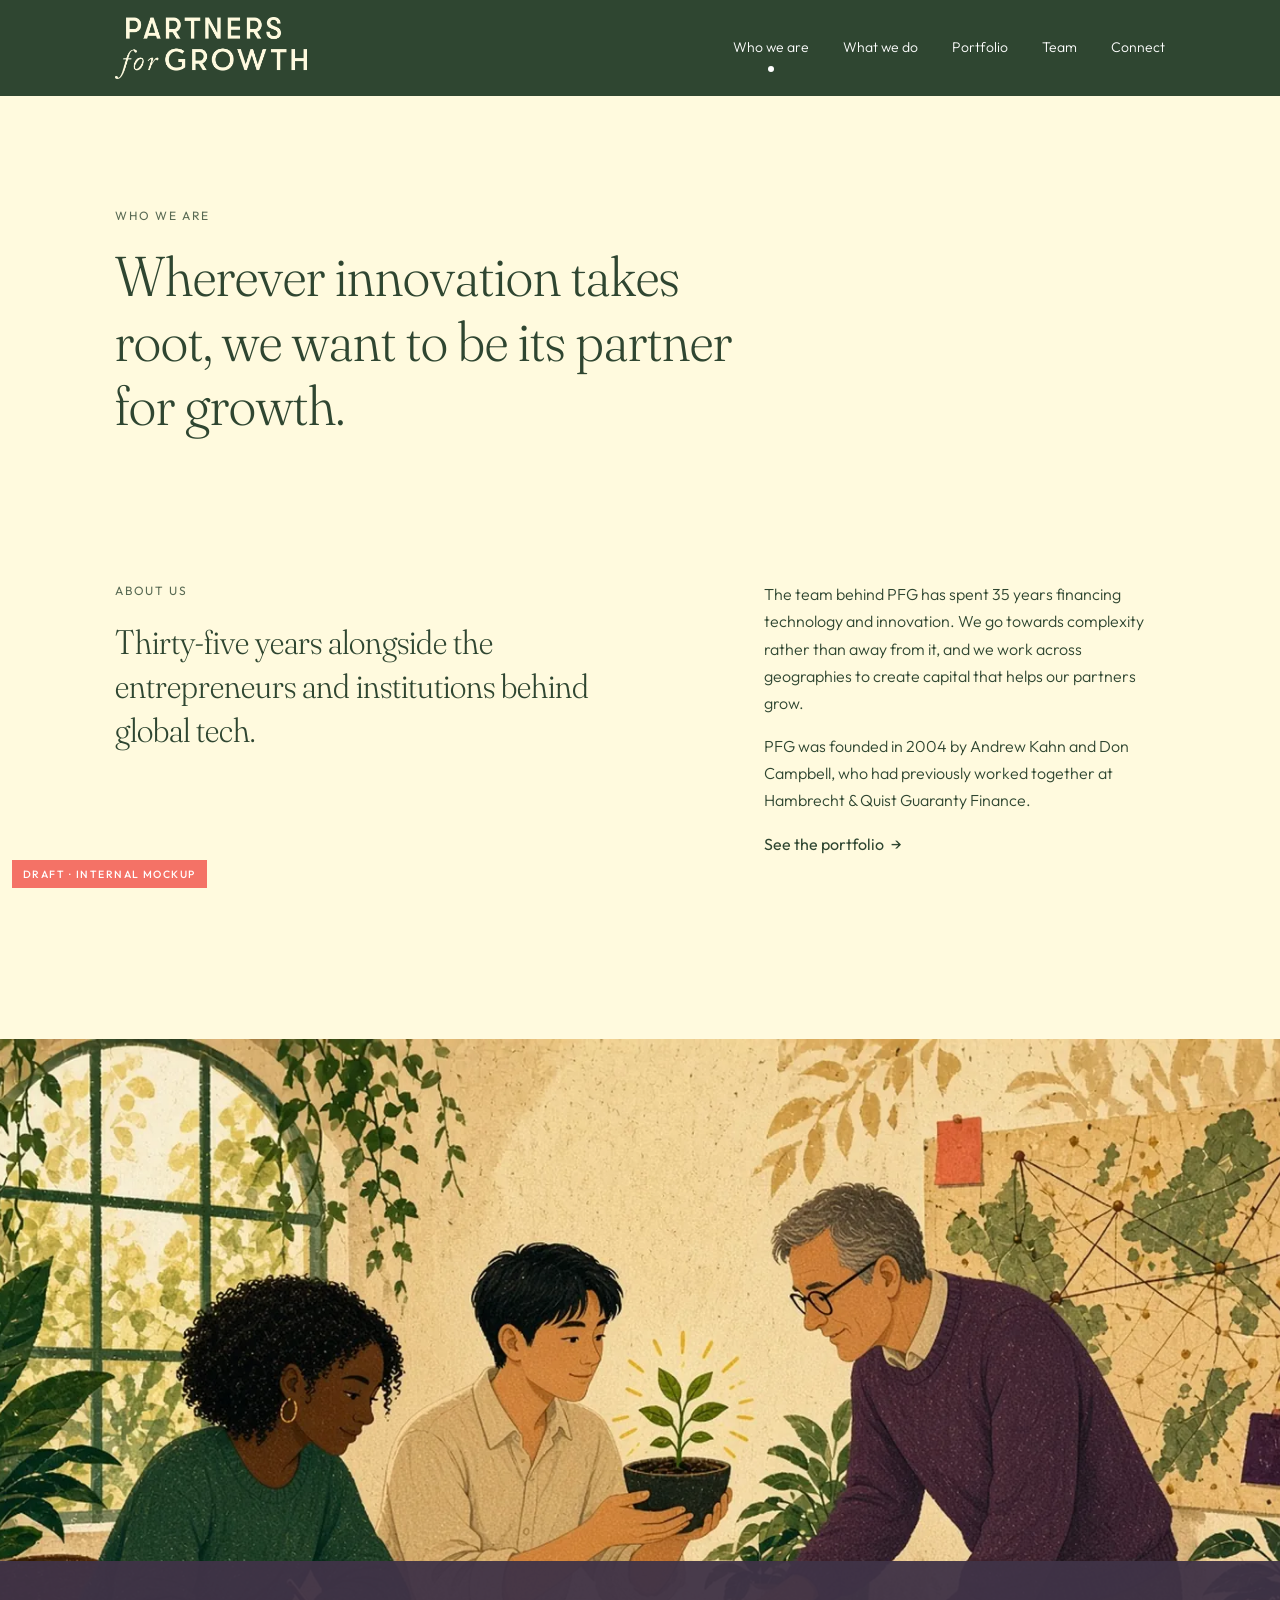
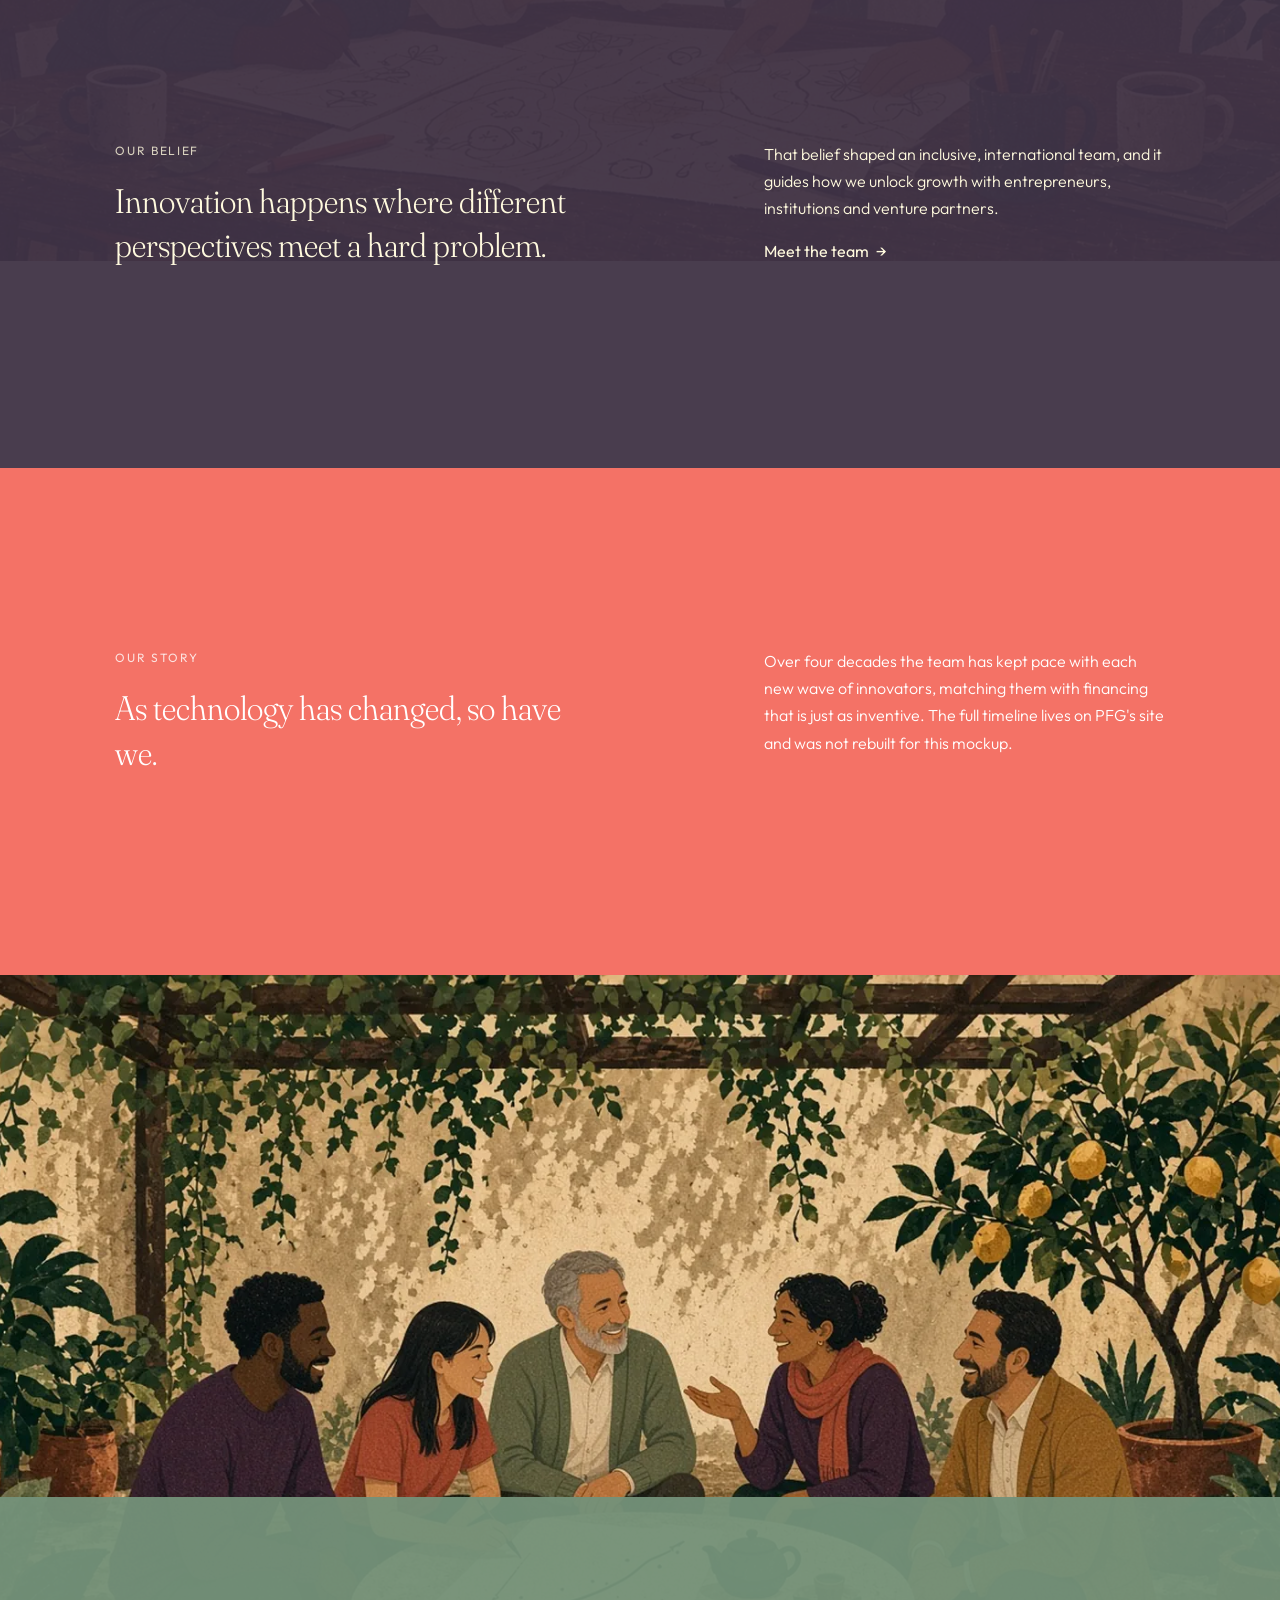
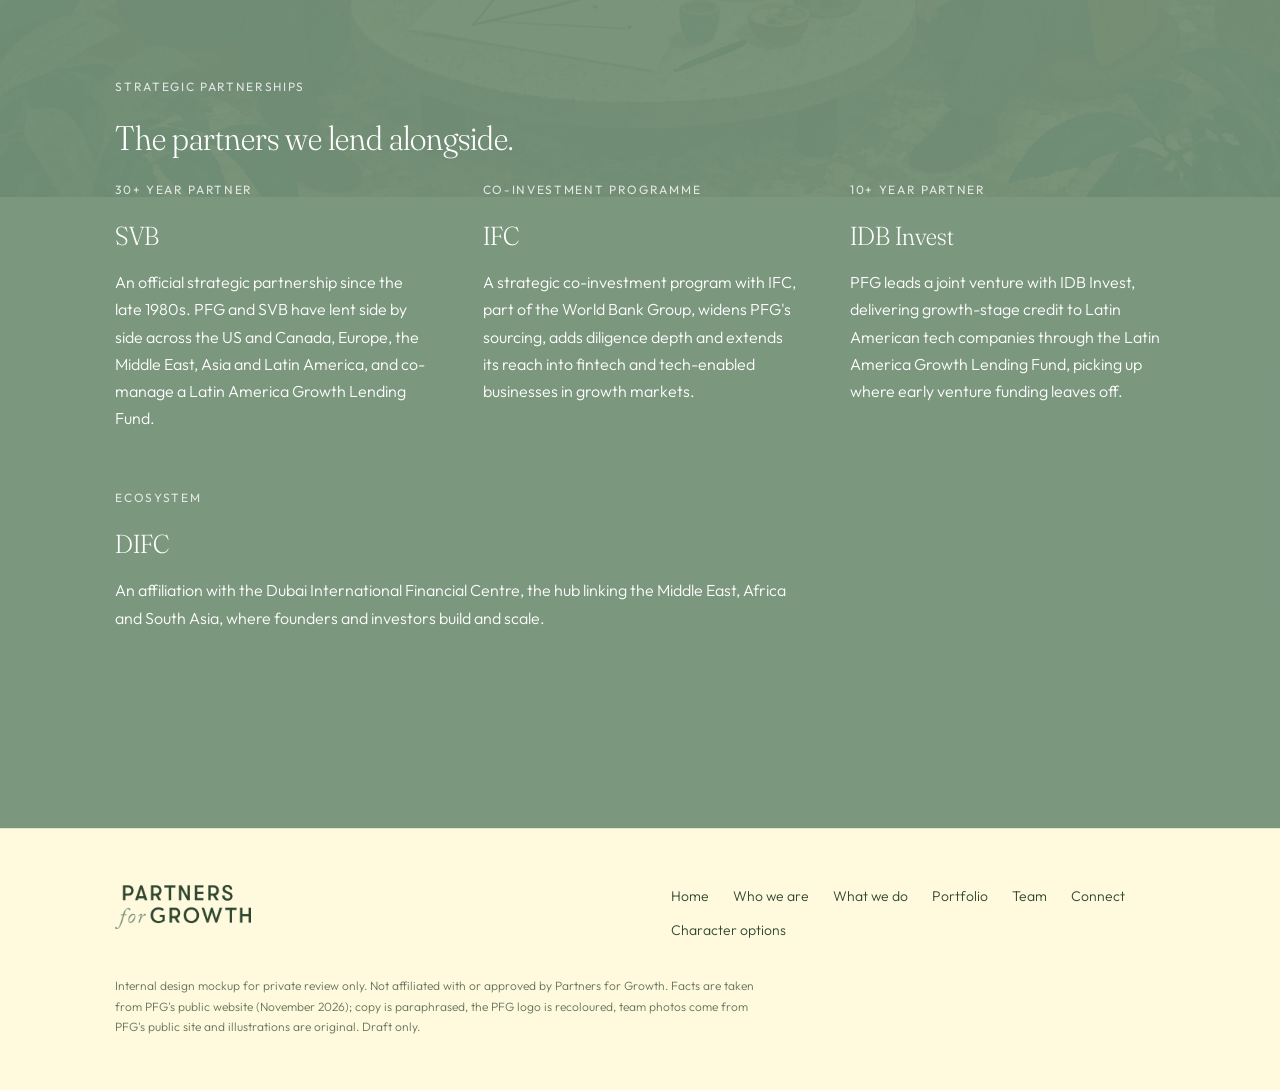
<file: v1/who-we-are.html>
<!doctype html><html lang="en-AU"><head><meta charset="utf-8"><meta name="viewport" content="width=device-width,initial-scale=1">
<meta name="robots" content="noindex, nofollow"><title>Who we are · Partners for Growth (internal mockup)</title><meta name="description" content="">
<link rel="preconnect" href="https://fonts.googleapis.com"><link rel="preconnect" href="https://fonts.gstatic.com" crossorigin>
<link href="https://fonts.googleapis.com/css2?family=Fraunces:ital,opsz,wght,SOFT@0,9..144,300..400,50;1,9..144,300,50&family=Outfit:wght@300;400;500&display=swap" rel="stylesheet">
<link rel="stylesheet" href="css/site.css?v=1794595943"></head><body class="inner">
<header class="hdr"><a class="brand" href="index.html" aria-label="Partners for Growth home"><img src="assets/brand/pfg-logo-cream.png" alt="Partners for Growth" width="720" height="233"></a><nav class="nav" aria-label="Main"><a href="who-we-are.html" aria-current="page">Who we are</a><a href="growth-debt.html">What we do</a><a href="portfolio.html">Portfolio</a><a href="team.html">Team</a><a href="connect.html">Connect</a></nav>
<button class="burger" aria-label="Menu" aria-expanded="false"><i></i><i></i></button></header>
<div class="overlay" role="dialog" aria-label="Menu"><img class="ologo" src="assets/brand/pfg-logo-cream.png" alt="Partners for Growth" width="720" height="233"><a href="index.html">Home</a><a href="who-we-are.html">Who we are</a><a href="growth-debt.html">What we do</a><a href="portfolio.html">Portfolio</a><a href="team.html">Team</a><a href="connect.html">Connect</a></div>
<main><section class="phero"><div class="wrap fx"><span class="label">Who we are</span><h1 class="big">Wherever innovation takes root, we want to be its partner for growth.</h1></div></section>
<section class="sec paper"><div class="wrap grid"><div class="c6 fx"><span class="label">About us</span><h2 class="sect">Thirty-five years alongside the entrepreneurs and institutions behind global tech.</h2></div>
<div class="c5 push fx"><p>The team behind PFG has spent 35 years financing technology and innovation. We go towards complexity rather than away from it, and we work across geographies to create capital that helps our partners grow.</p>
<p>PFG was founded in 2004 by Andrew Kahn and Don Campbell, who had previously worked together at Hambrecht &amp; Quist Guaranty Finance.</p><a class="arrow" href="portfolio.html">See the portfolio</a></div></div></section>
<section class="pad"  data-dark=1><div class="art"><img src="assets/img/founders.webp?v=mix1" alt="Illustration: founders planning around a table with a seedling and a map" loading="lazy"></div><div class="panel pv-plum sec"><div class="wrap grid"><div class="c6 fx"><span class="label">Our belief</span><h2 class="sect">Innovation happens where different perspectives meet a hard problem.</h2></div>
<div class="c5 push fx"><p>That belief shaped an inclusive, international team, and it guides how we unlock growth with entrepreneurs, institutions and venture partners.</p><a class="arrow" href="team.html">Meet the team</a></div></div></div></section>
<section class="sec coral" data-dark="1"><div class="wrap grid"><div class="c6 fx"><span class="label">Our story</span><h2 class="sect">As technology has changed, so have we.</h2></div>
<div class="c5 push fx"><p>Over four decades the team has kept pace with each new wave of innovators, matching them with financing that is just as inventive. The full timeline lives on PFG's site and was not rebuilt for this mockup.</p></div></div></section>
<section class="pad"  data-dark=1><div class="art"><img src="assets/img/team-talk.webp?v=mix1" alt="Illustration: a team talking around a table in a leafy courtyard" loading="lazy"></div><div class="panel pv-sage sec"><div class="wrap"><div class="fx"><span class="label">Strategic partnerships</span><h2 class="sect">The partners we lend alongside.</h2></div><div class="three">
<div class="fx"><span class="label">30+ year partner</span><h3 class="med">SVB</h3><p>An official strategic partnership since the late 1980s. PFG and SVB have lent side by side across the US and Canada, Europe, the Middle East, Asia and Latin America, and co-manage a Latin America Growth Lending Fund.</p></div>
<div class="fx"><span class="label">Co-investment programme</span><h3 class="med">IFC</h3><p>A strategic co-investment program with IFC, part of the World Bank Group, widens PFG's sourcing, adds diligence depth and extends its reach into fintech and tech-enabled businesses in growth markets.</p></div>
<div class="fx"><span class="label">10+ year partner</span><h3 class="med">IDB Invest</h3><p>PFG leads a joint venture with IDB Invest, delivering growth-stage credit to Latin American tech companies through the Latin America Growth Lending Fund, picking up where early venture funding leaves off.</p></div>
</div><div class="fx" style="margin-top:40px"><span class="label">Ecosystem</span><h3 class="med">DIFC</h3><p style="max-width:62ch">An affiliation with the Dubai International Financial Centre, the hub linking the Middle East, Africa and South Asia, where founders and investors build and scale.</p></div></div></div></section></main>
<footer class="ftr"><div class="wrap"><div class="grid"><div class="c6"><a class="brand" href="index.html" aria-label="Partners for Growth home"><img src="assets/brand/pfg-logo-green.png" alt="Partners for Growth" width="720" height="233"></a></div>
<div class="c6"><nav aria-label="Footer"><a href="index.html">Home</a><a href="who-we-are.html">Who we are</a><a href="growth-debt.html">What we do</a><a href="portfolio.html">Portfolio</a><a href="team.html">Team</a><a href="connect.html">Connect</a><a href="characters.html">Character options</a></nav></div></div>
<p class="legal">Internal design mockup for private review only. Not affiliated with or approved by Partners for Growth. Facts are taken from PFG's public website (November 2026); copy is paraphrased, the PFG logo is recoloured, team photos come from PFG's public site and illustrations are original. Draft only.</p></div></footer>
<div class="draft">Draft · internal mockup</div>
<script src="js/portfolio-data.js"></script><script src="js/site.js?v=1794595943"></script></body></html>
</file>
<file: css/site.css>
/* PFG internal mockup: original stylesheet written for this build */
:root{--ink:#2F4631;--paper:#FFFADE;--coral:#F47266;--sage:#74927A;--plum:#403347;--sand:#E8E4CB;--ochre:#E3A24A;
--paper-90:rgba(255,250,222,.9);--sage-95:rgba(116,146,122,.95);--plum-95:rgba(64,51,71,.95);--ink-95:rgba(47,70,49,.95);
--serif:"Fraunces",Georgia,serif;--sans:"Outfit",Arial,sans-serif;--gut:20px;--sec:96px;--hdr:76px}
@media(min-width:768px){:root{--gut:40px;--sec:140px;--hdr:96px}}
@media(min-width:1260px){:root{--gut:min(9vw,175px);--sec:180px}}
*,*::before,*::after{box-sizing:border-box}
html{scroll-behavior:smooth;-webkit-text-size-adjust:100%}
body{margin:0;background:var(--paper);color:var(--ink);font:300 16px/1.7 var(--sans);overflow-x:hidden}
img,svg{display:block;max-width:100%}
a{color:inherit;text-decoration:none;transition:color .3s,opacity .3s,border-color .3s,background-color .3s}
p{margin:0 0 1em}
h1,h2,h3,h4{font-family:var(--serif);font-weight:300;font-variation-settings:"SOFT" 50,"opsz" 96;margin:0 0 .6em;line-height:1.25}
.wrap{width:calc(100% - var(--gut)*2);max-width:1360px;margin:0 auto}
.grid{display:grid;grid-template-columns:repeat(12,1fr);column-gap:6%;row-gap:40px}
.grid>*{grid-column:span 12}
@media(min-width:768px){.c6{grid-column:span 6!important}.c5{grid-column:span 5!important}.c7{grid-column:span 7!important}.c4{grid-column:span 4!important}.c8{grid-column:span 8!important}.push{grid-column:8/span 5!important}.drop{margin-top:120px}}
.big{font-size:32px;line-height:1.15}.sect{font-size:24px;line-height:1.3}.med{font-size:20px;line-height:1.35}
@media(min-width:768px){.big{font-size:56px}.sect{font-size:34px}.med{font-size:26px}}
.lead{font-family:var(--serif);font-weight:300;font-size:21px;line-height:1.45}
@media(min-width:768px){.lead{font-size:26px}}
.small{font-size:12.5px;letter-spacing:.02em;line-height:1.5}
.label{font-size:12px;letter-spacing:.14em;text-transform:uppercase;font-weight:400;opacity:.8;margin-bottom:18px;display:block}
.sec{padding:var(--sec) 0}
.paper{background:var(--paper)}.coral{background:var(--coral);color:#fff}.sage{background:var(--sage);color:#fff}.plum{background:var(--plum);color:var(--paper)}.inkbg{background:var(--ink);color:var(--paper)}
.sand{background:var(--sand)}
/* header */
.hdr{position:absolute;top:0;left:0;right:0;z-index:50;height:var(--hdr);display:flex;align-items:center;justify-content:space-between;padding:0 var(--gut);color:#fff}
body.inner .hdr{background:var(--ink);position:relative}
.brand{display:flex;align-items:baseline;gap:10px;font-family:var(--serif);font-size:24px;z-index:60;position:relative}
.brand b{font-weight:400;letter-spacing:.04em}.brand span{font-family:var(--sans);font-size:12px;letter-spacing:.12em;text-transform:uppercase;opacity:.85}
@media(max-width:420px){.brand span{display:none}}
.nav{display:none}
@media(min-width:1024px){.nav{display:flex;gap:34px;font-size:14px}.nav a{position:relative;padding:6px 0}.nav a::after{content:"";position:absolute;left:50%;bottom:-6px;width:6px;height:6px;border-radius:50%;background:currentColor;transform:translateX(-50%);opacity:0;transition:opacity .3s}.nav a:hover::after,.nav a[aria-current]::after{opacity:1}}
.burger{width:34px;height:20px;position:relative;background:none;border:0;cursor:pointer;z-index:60;padding:0}
.burger i{position:absolute;left:0;right:0;height:2px;background:#fff;transition:.3s}.burger i:first-child{top:4px}.burger i:last-child{bottom:4px}
.open .burger i:first-child{top:9px;transform:rotate(45deg)}.open .burger i:last-child{bottom:9px;transform:rotate(-45deg)}
@media(min-width:1024px){.burger{display:none}}
.overlay{position:fixed;inset:0;background:var(--ink-95);color:var(--paper);z-index:55;display:flex;flex-direction:column;align-items:center;justify-content:center;gap:22px;opacity:0;visibility:hidden;transition:opacity .6s,visibility .6s}
.overlay a{font-family:var(--serif);font-size:30px}
.open .overlay{opacity:1;visibility:visible}
/* hero */
.hero{position:relative;height:100svh;min-height:560px;max-height:980px;overflow:hidden;color:#fff;display:flex;align-items:flex-end}
.hero img.scene{position:absolute;inset:0;width:100%;height:100%;object-fit:cover;animation:drift 28s ease-in-out infinite alternate}
.hero .shade{position:absolute;inset:0;background:linear-gradient(to top,rgba(43,37,48,.55),rgba(43,37,48,0) 55%)}
.hero .wrap{position:relative;padding-bottom:12vh;text-align:center}
.hero h1{max-width:16ch;margin:0 auto .4em}
.hero p{max-width:40ch;margin:0 auto;font-size:16px;opacity:.92}
@keyframes drift{from{transform:scale(1.06) translateX(-1%)}to{transform:scale(1.06) translateX(1%)}}
.phero{background:var(--ink);color:var(--paper);padding:72px 0 80px}
@media(min-width:768px){.phero{padding:120px 0 130px}}
.phero .big{max-width:20ch}
/* image-pad */
.pad{position:relative}
.pad .art{height:46vh;min-height:280px;max-height:520px;overflow:hidden}
.pad .art img{width:100%;height:100%;object-fit:cover}
.pad .panel{position:relative;margin-top:-90px;z-index:2}
@media(min-width:768px){.pad .panel{margin-top:-160px}}
.pv-paper{background:var(--paper-90)}.pv-sage{background:var(--sage-95);color:#fff}.pv-plum{background:var(--plum-95);color:var(--paper)}.pv-ink{background:var(--ink-95);color:var(--paper)}
/* links/buttons */
.arrow{display:inline-flex;align-items:center;gap:.45em;border-bottom:1px solid transparent;font-weight:400}
.arrow::after{content:"→";transition:transform .3s}.arrow:hover::after{transform:translateX(5px)}.arrow:hover{border-color:currentColor}
.btn{display:inline-block;border:1px solid currentColor;padding:13px 24px;font:400 14px var(--sans);letter-spacing:.04em;background:none;color:inherit;cursor:pointer}
.btn:hover{background:var(--ink);color:var(--paper);border-color:var(--ink)}
.coral .btn:hover,.sage .btn:hover,.plum .btn:hover,.inkbg .btn:hover{background:var(--paper);color:var(--ink)}
/* stats */
.stats{display:grid;grid-template-columns:repeat(3,1fr);gap:16px;margin:40px 0 0}
.stat b{display:block;font-family:var(--serif);font-weight:300;font-size:44px;line-height:1}
@media(min-width:768px){.stat b{font-size:84px}}
.stat span{font-size:12.5px;letter-spacing:.06em}
/* regions & chips */
.regions{list-style:none;padding:0;margin:30px 0 0;display:grid;grid-template-columns:1fr 1fr;gap:14px 24px}
@media(min-width:768px){.regions{grid-template-columns:repeat(3,1fr)}}
.regions li{border-top:1px solid rgba(255,255,255,.5);padding-top:12px;font-family:var(--serif);font-size:19px}
/* lists */
.rows>div{border-bottom:1px solid currentColor;border-color:rgba(47,70,49,.25);padding:26px 0}
.sage .rows>div,.plum .rows>div,.pv-sage .rows>div,.pv-plum .rows>div,.pv-ink .rows>div,.coral .rows>div{border-color:rgba(255,255,255,.4)}
.rows h3{margin-bottom:.3em}
.two{display:grid;gap:0 6%}@media(min-width:768px){.two{grid-template-columns:1fr 1fr}}
.three{display:grid;gap:34px 5%}@media(min-width:768px){.three{grid-template-columns:repeat(3,1fr)}}
.quote{font-family:var(--serif);font-style:italic;font-weight:300;font-size:19px;line-height:1.5}
/* compare table as stacked rows */
.cmp{margin-top:30px}
.cmp .row{display:grid;grid-template-columns:1fr;gap:6px 6%;padding:22px 0;border-top:1px solid rgba(255,255,255,.4)}
@media(min-width:768px){.cmp .row{grid-template-columns:1.1fr 2fr 2fr}}
.cmp .k{font-size:12px;letter-spacing:.14em;text-transform:uppercase;opacity:.85;font-weight:400}
.cmp .v small{display:block;font-size:11px;letter-spacing:.12em;text-transform:uppercase;opacity:.7}
.cmp .v.g{font-family:var(--serif);font-size:19px;line-height:1.4}
.cmp .head{display:none}@media(min-width:768px){.cmp .head{display:grid}.cmp .v small{display:none}}
/* cases */
.case{border-top:1px solid rgba(47,70,49,.25);padding:28px 0}
.case .meta{font-size:12px;letter-spacing:.1em;text-transform:uppercase;opacity:.75}
/* portfolio directory */
.filters{display:flex;flex-wrap:wrap;gap:8px;margin:26px 0}
.filters button{font:400 13px var(--sans);border:1px solid rgba(47,70,49,.35);background:none;color:var(--ink);padding:8px 14px;cursor:pointer;border-radius:999px}
.filters button[aria-pressed=true]{background:var(--ink);color:var(--paper);border-color:var(--ink)}
.dir{list-style:none;padding:0;margin:0;display:grid;grid-template-columns:1fr;gap:0 4%}
@media(min-width:600px){.dir{grid-template-columns:1fr 1fr}}@media(min-width:1024px){.dir{grid-template-columns:repeat(3,1fr)}}
.dir li{border-bottom:1px solid rgba(47,70,49,.2);padding:14px 0;display:flex;justify-content:space-between;gap:12px;align-items:baseline}
.dir li b{font-family:var(--serif);font-weight:300;font-size:18px}
.dir li span{font-size:11.5px;opacity:.7;text-align:right}
.count{font-size:13px;opacity:.75}
/* team */
.team{display:grid;grid-template-columns:1fr;gap:34px 6%}
@media(min-width:600px){.team{grid-template-columns:1fr 1fr}}@media(min-width:1180px){.team{grid-template-columns:1fr 1fr 1fr}}
.person{display:flex;gap:20px;align-items:center}
.portrait{flex:0 0 104px;width:104px;height:104px;border-radius:50%;position:relative;overflow:hidden;display:grid;place-items:center;font-family:var(--serif);font-size:34px;color:var(--ink)}
.portrait::after{content:"";position:absolute;inset:0;background:url(../assets/grain.svg);opacity:.5;mix-blend-mode:multiply}
.portrait .ph{position:absolute;bottom:13px;left:0;right:0;text-align:center;font:400 8px var(--sans);letter-spacing:.16em;text-transform:uppercase;opacity:.75}
.t0{background:var(--sand)}.t1{background:#9DB89F}.t2{background:#F79A8F}.t3{background:#C9B8D1}
.person h3{font-size:21px;margin:0 0 .15em}
.person p{margin:0;font-size:13.5px;line-height:1.45;opacity:.9}
.person .na{font-style:italic;opacity:.65}
/* offices */
.offices{display:grid;grid-template-columns:1fr;gap:0 6%}@media(min-width:768px){.offices{grid-template-columns:1fr 1fr 1fr}}
.offices div{border-top:1px solid rgba(255,255,255,.4);padding:20px 0 26px}
.offices h3{font-size:22px;margin-bottom:.3em}.offices p{font-size:14px;line-height:1.6;margin:0}
/* form */
form.mock label{display:block;font-size:12px;letter-spacing:.12em;text-transform:uppercase;margin:0 0 6px;font-weight:400}
form.mock input,form.mock select,form.mock textarea{width:100%;font:300 16px var(--sans);color:var(--ink);background:transparent;border:0;border-bottom:1px solid rgba(47,70,49,.45);padding:10px 0 12px;margin-bottom:26px;border-radius:0}
form.mock textarea{min-height:110px;resize:vertical}
form.mock .note{font-size:12.5px;opacity:.7;margin-top:12px}
/* footer */
.ftr{background:var(--paper);padding:56px 0 40px;border-top:1px solid var(--sand)}
.ftr .brand{color:var(--ink);font-size:21px}
.ftr nav{display:flex;flex-wrap:wrap;gap:10px 24px;font-size:14px}
.ftr nav a:hover{text-decoration:underline}
.ftr .legal{margin-top:34px;font-size:12px;opacity:.75;max-width:80ch}
/* draft badge */
.draft{position:fixed;left:12px;bottom:12px;z-index:90;background:var(--coral);color:#fff;font:500 10.5px var(--sans);letter-spacing:.14em;text-transform:uppercase;padding:7px 11px;pointer-events:none}
/* dot rail */
.rail{position:fixed;right:22px;top:50%;transform:translateY(-50%);z-index:40;display:none;flex-direction:column;gap:12px}
@media(min-width:1260px){.rail{display:flex}}
.rail a{display:flex;align-items:center;justify-content:flex-end;gap:10px;font-size:12px;color:var(--sage)}
.rail a i{width:10px;height:10px;border:1px solid currentColor;border-radius:50%;transition:.3s}
.rail a.on i{background:currentColor}.rail a span{opacity:0;transition:opacity .3s}.rail a:hover span,.rail a.on span{opacity:1}
.rail.light a{color:#fff}
/* reveal */
.fx{opacity:0;transform:translateY(30px);transition:opacity 1s,transform 1s}.fx.in{opacity:1;transform:none}
@media(prefers-reduced-motion:reduce){.fx{opacity:1;transform:none;transition:none}.hero img.scene{animation:none}html{scroll-behavior:auto}}
.vh{position:absolute!important;width:1px;height:1px;overflow:hidden;clip:rect(0 0 0 0)}
.sec.tight{padding-top:64px}@media(min-width:768px){.sec.tight{padding-top:96px}}
@media(max-width:600px){.draft{font-size:9px;padding:5px 8px;left:8px;bottom:8px}}
.brand img{height:40px;width:auto}@media(min-width:768px){.brand img{height:50px}}
.ftr .brand img{height:44px}
.overlay .ologo{height:56px;width:auto;margin-bottom:28px}
.pad .art img[src$=".webp"]{object-position:center 45%}
.portrait.photo{background:var(--sand)}.portrait.photo img{width:100%;height:100%;object-fit:cover;filter:saturate(.92) contrast(1.02)}
.portrait.photo::after{opacity:.18}
.portrait.photo{background:var(--sand)}.portrait.photo img{width:100%;height:100%;object-fit:cover;filter:saturate(.92) contrast(1.02)}
.portrait.photo::after{opacity:.18}
.hero img.scene[src$=".webp"]{object-position:42% 60%}
.hero .shade{background:linear-gradient(to top,rgba(36,30,40,.72),rgba(36,30,40,.15) 55%,rgba(36,30,40,.25))}
.chars{display:grid;grid-template-columns:1fr 1fr;gap:40px 5%}@media(min-width:900px){.chars{grid-template-columns:repeat(4,1fr)}}
.char{margin:0}.char img{width:100%;height:auto;background:var(--sand)}.char figcaption{padding-top:14px}.char h3{margin:.1em 0 .3em}.char p{font-size:14px;line-height:1.55}
@media(max-width:600px){.char p{font-size:13px}}
/* review fixes: art runs behind the whole band and ghosts through the panel, like the reference image-pad */
.pad{position:relative;overflow:hidden}
.pad .art{position:absolute;inset:0;height:auto;max-height:none;min-height:0;z-index:0}
.pad .art img{width:100%;height:100%;object-fit:cover;object-position:center top}
.pad .art img[src$=".webp"]{object-position:center 30%}
.pad::before{content:"";display:block;height:58vh;min-height:300px;max-height:720px}
.pad .panel{margin-top:0!important;position:relative;z-index:2}
/* inner page title on paper, like the reference inner page */
.phero{background:var(--paper);color:var(--ink);padding:64px 0 24px}
@media(min-width:768px){.phero{padding:110px 0 30px}}
.phero + .sec{padding-top:56px}@media(min-width:768px){.phero + .sec{padding-top:80px}}
@media(min-width:768px){.brand img{height:62px}}
.pad .art{bottom:auto;height:calc(58vh + 300px);max-height:1020px}
.pad::before{height:58vh}
@media(max-width:767px){.pad::before{height:34vh;min-height:240px}.pad .art{height:calc(34vh + 160px);min-height:400px}}
.pad .art img[src$=".webp"]{object-position:center 40%}

/* v2: sector card illustrations */
.sector img{display:block;width:100%;height:auto;aspect-ratio:4/3;object-fit:cover;border-radius:4px;margin-bottom:20px}

/* ===== v3 ===== */
/* hero video */
.hero video.scene{position:absolute;inset:0;width:100%;height:100%;object-fit:cover;object-position:42% 60%;opacity:0;transition:opacity 1.2s ease}
.hero.playing video.scene{opacity:1}
.hero.playing img.scene{animation:none}
@media(prefers-reduced-motion:reduce){.hero video.scene{display:none}}

/* draft label now sits in the footer, never over content */
.ftr .draft,.draft{position:static;display:inline-block;margin:16px 0 0;font-size:10px;padding:5px 10px;border-radius:999px;pointer-events:auto;left:auto;bottom:auto}

/* tap targets */
.burger{width:44px;height:44px;margin-right:-6px}
.burger i{left:6px;right:6px}
.burger i:first-child{top:17px}.burger i:last-child{bottom:17px}
.open .burger i:first-child{top:21px}.open .burger i:last-child{bottom:21px}
.filters button{min-height:44px;padding:10px 16px}
.ftr nav a{padding:10px 0}
.arrow{padding:8px 0}
.pill{min-height:44px;padding:10px 18px;border:1px solid currentColor;border-radius:999px;background:transparent;color:inherit;font:400 14px var(--sans);cursor:pointer;display:inline-flex;align-items:center;gap:8px}
.pill:hover{background:rgba(255,255,255,.12)}

/* phone: show most of each scene, panels overlap only slightly */
@media(max-width:767px){
.pad .art{height:calc(100vw * .667);min-height:0}
.pad::before{height:calc(100vw * .667 - 28px);min-height:0}
.pad.swipe .art{height:360px;overflow-x:auto;overflow-y:hidden;-webkit-overflow-scrolling:touch;overscroll-behavior-x:contain;scrollbar-width:none}
.pad.swipe .art::-webkit-scrollbar{display:none}
.pad.swipe .art img{width:auto;height:100%;max-width:none;object-fit:fill}
.pad.swipe::before{height:332px}
.swipe-hint{position:absolute;left:14px;top:14px;background:var(--plum-95);color:var(--paper);font:400 12px var(--sans);letter-spacing:.04em;padding:6px 12px;border-radius:999px;pointer-events:none}
}
@media(min-width:768px){.swipe-hint{display:none}}

/* team bar + cards as buttons */
.teambar{display:flex;flex-wrap:wrap;align-items:center;gap:12px 20px;margin-bottom:40px}
.teambar p{margin:0;opacity:.8;flex:1 1 220px}
.person{background:none;border:0;color:inherit;text-align:left;font:inherit;padding:10px;margin:-10px;border-radius:10px;cursor:pointer;width:calc(100% + 20px);transition:background-color .3s}
.person:hover,.person:focus-visible{background:rgba(255,250,222,.08)}
.person:focus-visible{outline:2px solid var(--coral);outline-offset:2px}
.pmeta{display:flex;flex-direction:column;min-width:0}
.pname{font-family:var(--serif);font-weight:300;font-size:21px;line-height:1.25;margin-bottom:.15em}
.ptitle{font-size:13.5px;line-height:1.45;opacity:.9}
.ptitle.na{font-style:italic;opacity:.65}
.pmore{font-size:11px;letter-spacing:.14em;text-transform:uppercase;margin-top:8px;opacity:.7}
.pmore::after{content:" →"}

/* profile dialog: centred card on desktop, bottom sheet on phones */
.profile{border:0;padding:0;width:min(760px,calc(100% - 40px));max-height:calc(100dvh - 60px);background:var(--paper);color:var(--ink);border-radius:8px;overflow:auto;overscroll-behavior:contain}
.profile::backdrop{background:rgba(36,30,40,.62)}
.profile[open]{animation:pfin .35s cubic-bezier(.2,.7,.2,1)}
@keyframes pfin{from{opacity:0;transform:translateY(24px)}to{opacity:1;transform:none}}
.profile .sheet{position:relative;padding:36px 32px 32px}
.profile .close{position:absolute;top:8px;right:8px;width:44px;height:44px;border:0;background:none;font-size:30px;line-height:1;color:var(--ink);cursor:pointer;border-radius:50%}
.profile .close:hover{background:var(--sand)}
.pf-head{display:flex;gap:22px;align-items:center;margin-bottom:22px;padding-right:36px}
.pf-head img{width:120px;height:120px;border-radius:50%;object-fit:cover;background:var(--sand);flex:0 0 120px}
.pf-head h2{font-size:30px;margin:0 0 .2em}
.pf-head p{margin:0;font-size:14px;opacity:.85}
.pf-region{font-size:12px;letter-spacing:.14em;text-transform:uppercase;margin-top:8px!important;opacity:.7!important}
.chips{list-style:none;padding:0;margin:8px 0 18px;display:flex;flex-wrap:wrap;gap:8px}
.chips li{font-size:12.5px;padding:5px 12px;border-radius:999px;background:var(--sand);color:var(--ink)}
.pf-bio{font-size:15.5px;line-height:1.7}
.pf-prior{padding-left:18px;margin:6px 0 18px;font-size:14px}
.pf-soon{font-style:italic;opacity:.7}
.pf-cta{display:flex;flex-wrap:wrap;gap:12px;align-items:center;margin-top:10px;padding-top:18px;border-top:1px solid var(--sand)}
.pf-cta .btn{min-height:44px}
@media(max-width:767px){
.profile{width:100%;max-width:100%;margin:auto 0 0;border-radius:18px 18px 0 0;max-height:90dvh}
.profile[open]{animation:pfup .38s cubic-bezier(.2,.7,.2,1)}
@keyframes pfup{from{transform:translateY(100%)}to{transform:none}}
.profile .sheet{padding:30px 20px 28px}
.profile .sheet::before{content:"";position:absolute;top:10px;left:50%;width:44px;height:4px;border-radius:4px;background:var(--sand);transform:translateX(-50%)}
.pf-head{flex-direction:column;align-items:flex-start;gap:14px}
.pf-head img{width:96px;height:96px;flex-basis:96px}
.pf-head h2{font-size:26px}
}

/* deal flow map */
.dealmap .mapscroll{margin-top:30px;overflow-x:auto;-webkit-overflow-scrolling:touch;overscroll-behavior-x:contain;border-radius:8px;background:var(--paper)}
.mapbox{position:relative;min-width:760px}
.mapbox img{width:100%;height:auto}
.pin{position:absolute;width:44px;height:44px;transform:translate(-50%,-50%);background:none;border:0;padding:0;cursor:pointer;color:var(--ink)}
.pin i{display:block;width:18px;height:18px;margin:auto;border-radius:50%;background:var(--coral);border:3px solid var(--paper);box-shadow:0 0 0 2px var(--coral)}
.pin span{position:absolute;left:50%;top:38px;transform:translateX(-50%);white-space:nowrap;font:400 12px var(--sans);background:var(--paper);padding:3px 9px;border-radius:999px;box-shadow:0 1px 0 rgba(47,70,49,.2)}
.pin[data-city=boston] span{top:auto;bottom:38px}
.pin[aria-pressed=true] i,.pin:hover i{background:var(--plum);box-shadow:0 0 0 2px var(--plum)}
@media(prefers-reduced-motion:no-preference){.pin i{animation:pinpulse 2.8s ease-in-out infinite}}
@keyframes pinpulse{0%,100%{box-shadow:0 0 0 2px var(--coral)}50%{box-shadow:0 0 0 8px rgba(244,114,102,.25)}}
.maphint{margin-top:12px;opacity:.7}
@media(min-width:900px){.maphint{display:none}}
.citylist{display:flex;flex-wrap:wrap;gap:8px;margin-top:14px}
.citylist .pill{border-color:rgba(47,70,49,.35)}
.citylist .pill[aria-pressed=true]{background:var(--ink);color:var(--paper);border-color:var(--ink)}
.citycard{background:var(--ink);color:var(--paper);padding:22px 22px 18px;border-radius:8px;margin-top:16px;max-width:520px}
.citycard .chips li{background:rgba(255,250,222,.14);color:var(--paper)}
.citycard h3{margin:0 0 .3em}

/* finder */
.finder .fbox{max-width:680px}
.fprog{height:4px;background:var(--sand);border-radius:4px;overflow:hidden;margin-bottom:14px}
.fprog i{display:block;height:100%;width:25%;background:var(--coral);transition:width .4s ease}
.fstep{opacity:.7;margin-bottom:8px}
.fq{border:0;padding:0;margin:0;min-width:0}
.fq:not(.cur){display:none}
.fq legend{font-family:var(--serif);font-weight:300;font-size:26px;line-height:1.3;margin-bottom:20px;padding:0}
@media(min-width:768px){.fq legend{font-size:32px}}
.opts{display:grid;gap:10px}
.opt{min-height:56px;text-align:left;padding:14px 18px;border:1px solid rgba(47,70,49,.3);border-radius:12px;background:rgba(255,255,255,.45);font:400 16px var(--sans);color:var(--ink);cursor:pointer;transition:background-color .2s,color .2s}
.opt:hover{background:var(--sand)}
.opt[aria-pressed=true]{background:var(--ink);color:var(--paper);border-color:var(--ink)}
.fback{margin-top:18px;border-color:rgba(47,70,49,.35)}
.fresult .rcard{background:var(--ink);color:var(--paper);border-radius:10px;padding:26px 22px}
.fresult .rcard h2{font-size:30px;margin:.2em 0 .4em}
.fresult .rcard ul{padding-left:18px;margin:0 0 6px}
.mates{display:grid;gap:12px;margin:18px 0}
@media(min-width:600px){.mates{grid-template-columns:1fr 1fr}}
.mate{display:flex;gap:14px;align-items:center;padding:10px;border-radius:10px;background:rgba(47,70,49,.06);min-height:44px}
.mate img{width:64px;height:64px;border-radius:50%;object-fit:cover;background:var(--sand);flex:0 0 64px}
.mate b{font-family:var(--serif);font-weight:300;font-size:18px;display:block;line-height:1.25}
.mate span{font-size:13px;opacity:.85;line-height:1.4;display:block}
.factions{display:flex;flex-wrap:wrap;gap:10px;margin-top:8px}
.fnote{margin-top:26px}

/* scroll motion: panels rise, art drifts (CSS transforms only) */
.js .pad .panel.rise{opacity:0;transform:translateY(48px);transition:opacity .9s ease,transform .9s cubic-bezier(.2,.7,.2,1);will-change:transform,opacity}
.js .pad .panel.rise.in{opacity:1;transform:none}
@supports (animation-timeline: view()){
@media(prefers-reduced-motion:no-preference){
.pad:not(.swipe) .art img{animation:artpar linear both;animation-timeline:view();animation-range:cover 0% cover 100%}
@keyframes artpar{from{transform:translate3d(0,-4%,0) scale(1.08)}to{transform:translate3d(0,4%,0) scale(1.08)}}
}
@media(min-width:768px) and (prefers-reduced-motion:no-preference){.pad.swipe .art img{animation:artpar linear both;animation-timeline:view();animation-range:cover 0% cover 100%}}
}
@media(prefers-reduced-motion:reduce){.js .pad .panel.rise{opacity:1;transform:none;transition:none}.profile[open]{animation:none}}
.dealmap .mapscroll{max-width:1100px}
/* ===== v5 device pass: WCAG 2.2 AA contrast, Apple HIG 44pt targets, iPad and landscape fixes ===== */
:root{--sage-deep:#56735C;--sage-95:rgba(86,115,92,.96);--coral-ink:#2B1F2E}
/* coral keeps its colour; text on it goes deep plum (5.6:1) */
.coral{color:var(--coral-ink)}.coral .label{opacity:1}
.coral .rows>div,.coral .stat{border-color:rgba(43,31,46,.35)}
.coral .btn:hover{background:var(--coral-ink);color:var(--paper);border-color:var(--coral-ink)}
/* sage surfaces deepen slightly so white text passes (5.3:1) */
.sage{background:var(--sage-deep)}
.pv-sage .label,.sage .label,.pv-plum .label,.pv-ink .label,.plum .label,.inkbg .label{opacity:.92}
.cmp .v small{font-size:12px;opacity:.92}
/* muted text no lower than 4.5:1 */
form.mock .note,.dir li span,.pmore,.ftr .legal,.count,.case .meta,.person .na,.ptitle.na,.fbox .small,.dealmap .small{opacity:.88}
.dir li span{font-size:12.5px}.pmore{font-size:12px}
.rail a{color:var(--ink);min-height:44px;min-width:44px}
/* draft pill: plum, readable size */
.ftr .draft,.draft{background:var(--plum);color:var(--paper);font-size:12px;padding:6px 12px}
/* 44 x 44 pt hit areas */
.brand{min-height:44px;align-items:center}
.ftr nav a{display:inline-flex;align-items:center;justify-content:center;min-height:44px;min-width:44px;padding:0 2px}
form.mock input,form.mock select{min-height:46px}
@media(min-width:1024px){.nav{align-items:center}.nav a{display:inline-flex;align-items:center;justify-content:center;min-height:44px;min-width:44px;padding:0}.nav a::after{bottom:2px}}
/* phones and small iPads in landscape: slimmer header, hero copy above the fold */
@media(orientation:landscape) and (max-height:500px){
 :root{--hdr:60px}.brand img{height:34px}
 .hero{min-height:0;height:100svh}.hero .wrap{padding-bottom:7vh}.hero h1{font-size:clamp(30px,6.4vh + 8px,44px)}
 .pad::before{height:52vh;min-height:180px}.pad .art{height:calc(52vh + 160px);min-height:300px}
 .overlay{flex-direction:row;flex-wrap:wrap;align-content:center;gap:0 6%;padding:64px 8% 16px}.overlay .ologo{display:none}.overlay a{font-size:22px;width:44%;text-align:center;padding:9px 0;min-height:44px}
}
/* honour the notch in landscape */
.hdr{padding-left:max(var(--gut),env(safe-area-inset-left));padding-right:max(var(--gut),env(safe-area-inset-right))}
:root{--sage-95:rgba(80,107,86,.97)}
.pv-sage .label,.sage .label{opacity:1}
.pv-sage .k,.sage .k,.pv-sage .rows .k{opacity:1}
#map .small{opacity:.9}
</file>
<file: v1/css/site.css>
/* PFG internal mockup: original stylesheet written for this build */
:root{--ink:#2F4631;--paper:#FFFADE;--coral:#F47266;--sage:#74927A;--plum:#403347;--sand:#E8E4CB;--ochre:#E3A24A;
--paper-90:rgba(255,250,222,.9);--sage-95:rgba(116,146,122,.95);--plum-95:rgba(64,51,71,.95);--ink-95:rgba(47,70,49,.95);
--serif:"Fraunces",Georgia,serif;--sans:"Outfit",Arial,sans-serif;--gut:20px;--sec:96px;--hdr:76px}
@media(min-width:768px){:root{--gut:40px;--sec:140px;--hdr:96px}}
@media(min-width:1260px){:root{--gut:min(9vw,175px);--sec:180px}}
*,*::before,*::after{box-sizing:border-box}
html{scroll-behavior:smooth;-webkit-text-size-adjust:100%}
body{margin:0;background:var(--paper);color:var(--ink);font:300 16px/1.7 var(--sans);overflow-x:hidden}
img,svg{display:block;max-width:100%}
a{color:inherit;text-decoration:none;transition:color .3s,opacity .3s,border-color .3s,background-color .3s}
p{margin:0 0 1em}
h1,h2,h3,h4{font-family:var(--serif);font-weight:300;font-variation-settings:"SOFT" 50,"opsz" 96;margin:0 0 .6em;line-height:1.25}
.wrap{width:calc(100% - var(--gut)*2);max-width:1360px;margin:0 auto}
.grid{display:grid;grid-template-columns:repeat(12,1fr);column-gap:6%;row-gap:40px}
.grid>*{grid-column:span 12}
@media(min-width:768px){.c6{grid-column:span 6!important}.c5{grid-column:span 5!important}.c7{grid-column:span 7!important}.c4{grid-column:span 4!important}.c8{grid-column:span 8!important}.push{grid-column:8/span 5!important}.drop{margin-top:120px}}
.big{font-size:32px;line-height:1.15}.sect{font-size:24px;line-height:1.3}.med{font-size:20px;line-height:1.35}
@media(min-width:768px){.big{font-size:56px}.sect{font-size:34px}.med{font-size:26px}}
.lead{font-family:var(--serif);font-weight:300;font-size:21px;line-height:1.45}
@media(min-width:768px){.lead{font-size:26px}}
.small{font-size:12.5px;letter-spacing:.02em;line-height:1.5}
.label{font-size:12px;letter-spacing:.14em;text-transform:uppercase;font-weight:400;opacity:.8;margin-bottom:18px;display:block}
.sec{padding:var(--sec) 0}
.paper{background:var(--paper)}.coral{background:var(--coral);color:#fff}.sage{background:var(--sage);color:#fff}.plum{background:var(--plum);color:var(--paper)}.inkbg{background:var(--ink);color:var(--paper)}
.sand{background:var(--sand)}
/* header */
.hdr{position:absolute;top:0;left:0;right:0;z-index:50;height:var(--hdr);display:flex;align-items:center;justify-content:space-between;padding:0 var(--gut);color:#fff}
body.inner .hdr{background:var(--ink);position:relative}
.brand{display:flex;align-items:baseline;gap:10px;font-family:var(--serif);font-size:24px;z-index:60;position:relative}
.brand b{font-weight:400;letter-spacing:.04em}.brand span{font-family:var(--sans);font-size:12px;letter-spacing:.12em;text-transform:uppercase;opacity:.85}
@media(max-width:420px){.brand span{display:none}}
.nav{display:none}
@media(min-width:1024px){.nav{display:flex;gap:34px;font-size:14px}.nav a{position:relative;padding:6px 0}.nav a::after{content:"";position:absolute;left:50%;bottom:-6px;width:6px;height:6px;border-radius:50%;background:currentColor;transform:translateX(-50%);opacity:0;transition:opacity .3s}.nav a:hover::after,.nav a[aria-current]::after{opacity:1}}
.burger{width:34px;height:20px;position:relative;background:none;border:0;cursor:pointer;z-index:60;padding:0}
.burger i{position:absolute;left:0;right:0;height:2px;background:#fff;transition:.3s}.burger i:first-child{top:4px}.burger i:last-child{bottom:4px}
.open .burger i:first-child{top:9px;transform:rotate(45deg)}.open .burger i:last-child{bottom:9px;transform:rotate(-45deg)}
@media(min-width:1024px){.burger{display:none}}
.overlay{position:fixed;inset:0;background:var(--ink-95);color:var(--paper);z-index:55;display:flex;flex-direction:column;align-items:center;justify-content:center;gap:22px;opacity:0;visibility:hidden;transition:opacity .6s,visibility .6s}
.overlay a{font-family:var(--serif);font-size:30px}
.open .overlay{opacity:1;visibility:visible}
/* hero */
.hero{position:relative;height:100svh;min-height:560px;max-height:980px;overflow:hidden;color:#fff;display:flex;align-items:flex-end}
.hero img.scene{position:absolute;inset:0;width:100%;height:100%;object-fit:cover;animation:drift 28s ease-in-out infinite alternate}
.hero .shade{position:absolute;inset:0;background:linear-gradient(to top,rgba(43,37,48,.55),rgba(43,37,48,0) 55%)}
.hero .wrap{position:relative;padding-bottom:12vh;text-align:center}
.hero h1{max-width:16ch;margin:0 auto .4em}
.hero p{max-width:40ch;margin:0 auto;font-size:16px;opacity:.92}
@keyframes drift{from{transform:scale(1.06) translateX(-1%)}to{transform:scale(1.06) translateX(1%)}}
.phero{background:var(--ink);color:var(--paper);padding:72px 0 80px}
@media(min-width:768px){.phero{padding:120px 0 130px}}
.phero .big{max-width:20ch}
/* image-pad */
.pad{position:relative}
.pad .art{height:46vh;min-height:280px;max-height:520px;overflow:hidden}
.pad .art img{width:100%;height:100%;object-fit:cover}
.pad .panel{position:relative;margin-top:-90px;z-index:2}
@media(min-width:768px){.pad .panel{margin-top:-160px}}
.pv-paper{background:var(--paper-90)}.pv-sage{background:var(--sage-95);color:#fff}.pv-plum{background:var(--plum-95);color:var(--paper)}.pv-ink{background:var(--ink-95);color:var(--paper)}
/* links/buttons */
.arrow{display:inline-flex;align-items:center;gap:.45em;border-bottom:1px solid transparent;font-weight:400}
.arrow::after{content:"→";transition:transform .3s}.arrow:hover::after{transform:translateX(5px)}.arrow:hover{border-color:currentColor}
.btn{display:inline-block;border:1px solid currentColor;padding:13px 24px;font:400 14px var(--sans);letter-spacing:.04em;background:none;color:inherit;cursor:pointer}
.btn:hover{background:var(--ink);color:var(--paper);border-color:var(--ink)}
.coral .btn:hover,.sage .btn:hover,.plum .btn:hover,.inkbg .btn:hover{background:var(--paper);color:var(--ink)}
/* stats */
.stats{display:grid;grid-template-columns:repeat(3,1fr);gap:16px;margin:40px 0 0}
.stat b{display:block;font-family:var(--serif);font-weight:300;font-size:44px;line-height:1}
@media(min-width:768px){.stat b{font-size:84px}}
.stat span{font-size:12.5px;letter-spacing:.06em}
/* regions & chips */
.regions{list-style:none;padding:0;margin:30px 0 0;display:grid;grid-template-columns:1fr 1fr;gap:14px 24px}
@media(min-width:768px){.regions{grid-template-columns:repeat(3,1fr)}}
.regions li{border-top:1px solid rgba(255,255,255,.5);padding-top:12px;font-family:var(--serif);font-size:19px}
/* lists */
.rows>div{border-bottom:1px solid currentColor;border-color:rgba(47,70,49,.25);padding:26px 0}
.sage .rows>div,.plum .rows>div,.pv-sage .rows>div,.pv-plum .rows>div,.pv-ink .rows>div,.coral .rows>div{border-color:rgba(255,255,255,.4)}
.rows h3{margin-bottom:.3em}
.two{display:grid;gap:0 6%}@media(min-width:768px){.two{grid-template-columns:1fr 1fr}}
.three{display:grid;gap:34px 5%}@media(min-width:768px){.three{grid-template-columns:repeat(3,1fr)}}
.quote{font-family:var(--serif);font-style:italic;font-weight:300;font-size:19px;line-height:1.5}
/* compare table as stacked rows */
.cmp{margin-top:30px}
.cmp .row{display:grid;grid-template-columns:1fr;gap:6px 6%;padding:22px 0;border-top:1px solid rgba(255,255,255,.4)}
@media(min-width:768px){.cmp .row{grid-template-columns:1.1fr 2fr 2fr}}
.cmp .k{font-size:12px;letter-spacing:.14em;text-transform:uppercase;opacity:.85;font-weight:400}
.cmp .v small{display:block;font-size:11px;letter-spacing:.12em;text-transform:uppercase;opacity:.7}
.cmp .v.g{font-family:var(--serif);font-size:19px;line-height:1.4}
.cmp .head{display:none}@media(min-width:768px){.cmp .head{display:grid}.cmp .v small{display:none}}
/* cases */
.case{border-top:1px solid rgba(47,70,49,.25);padding:28px 0}
.case .meta{font-size:12px;letter-spacing:.1em;text-transform:uppercase;opacity:.75}
/* portfolio directory */
.filters{display:flex;flex-wrap:wrap;gap:8px;margin:26px 0}
.filters button{font:400 13px var(--sans);border:1px solid rgba(47,70,49,.35);background:none;color:var(--ink);padding:8px 14px;cursor:pointer;border-radius:999px}
.filters button[aria-pressed=true]{background:var(--ink);color:var(--paper);border-color:var(--ink)}
.dir{list-style:none;padding:0;margin:0;display:grid;grid-template-columns:1fr;gap:0 4%}
@media(min-width:600px){.dir{grid-template-columns:1fr 1fr}}@media(min-width:1024px){.dir{grid-template-columns:repeat(3,1fr)}}
.dir li{border-bottom:1px solid rgba(47,70,49,.2);padding:14px 0;display:flex;justify-content:space-between;gap:12px;align-items:baseline}
.dir li b{font-family:var(--serif);font-weight:300;font-size:18px}
.dir li span{font-size:11.5px;opacity:.7;text-align:right}
.count{font-size:13px;opacity:.75}
/* team */
.team{display:grid;grid-template-columns:1fr;gap:34px 6%}
@media(min-width:600px){.team{grid-template-columns:1fr 1fr}}@media(min-width:1180px){.team{grid-template-columns:1fr 1fr 1fr}}
.person{display:flex;gap:20px;align-items:center}
.portrait{flex:0 0 104px;width:104px;height:104px;border-radius:50%;position:relative;overflow:hidden;display:grid;place-items:center;font-family:var(--serif);font-size:34px;color:var(--ink)}
.portrait::after{content:"";position:absolute;inset:0;background:url(../assets/grain.svg);opacity:.5;mix-blend-mode:multiply}
.portrait .ph{position:absolute;bottom:13px;left:0;right:0;text-align:center;font:400 8px var(--sans);letter-spacing:.16em;text-transform:uppercase;opacity:.75}
.t0{background:var(--sand)}.t1{background:#9DB89F}.t2{background:#F79A8F}.t3{background:#C9B8D1}
.person h3{font-size:21px;margin:0 0 .15em}
.person p{margin:0;font-size:13.5px;line-height:1.45;opacity:.9}
.person .na{font-style:italic;opacity:.65}
/* offices */
.offices{display:grid;grid-template-columns:1fr;gap:0 6%}@media(min-width:768px){.offices{grid-template-columns:1fr 1fr 1fr}}
.offices div{border-top:1px solid rgba(255,255,255,.4);padding:20px 0 26px}
.offices h3{font-size:22px;margin-bottom:.3em}.offices p{font-size:14px;line-height:1.6;margin:0}
/* form */
form.mock label{display:block;font-size:12px;letter-spacing:.12em;text-transform:uppercase;margin:0 0 6px;font-weight:400}
form.mock input,form.mock select,form.mock textarea{width:100%;font:300 16px var(--sans);color:var(--ink);background:transparent;border:0;border-bottom:1px solid rgba(47,70,49,.45);padding:10px 0 12px;margin-bottom:26px;border-radius:0}
form.mock textarea{min-height:110px;resize:vertical}
form.mock .note{font-size:12.5px;opacity:.7;margin-top:12px}
/* footer */
.ftr{background:var(--paper);padding:56px 0 40px;border-top:1px solid var(--sand)}
.ftr .brand{color:var(--ink);font-size:21px}
.ftr nav{display:flex;flex-wrap:wrap;gap:10px 24px;font-size:14px}
.ftr nav a:hover{text-decoration:underline}
.ftr .legal{margin-top:34px;font-size:12px;opacity:.75;max-width:80ch}
/* draft badge */
.draft{position:fixed;left:12px;bottom:12px;z-index:90;background:var(--coral);color:#fff;font:500 10.5px var(--sans);letter-spacing:.14em;text-transform:uppercase;padding:7px 11px;pointer-events:none}
/* dot rail */
.rail{position:fixed;right:22px;top:50%;transform:translateY(-50%);z-index:40;display:none;flex-direction:column;gap:12px}
@media(min-width:1260px){.rail{display:flex}}
.rail a{display:flex;align-items:center;justify-content:flex-end;gap:10px;font-size:12px;color:var(--sage)}
.rail a i{width:10px;height:10px;border:1px solid currentColor;border-radius:50%;transition:.3s}
.rail a.on i{background:currentColor}.rail a span{opacity:0;transition:opacity .3s}.rail a:hover span,.rail a.on span{opacity:1}
.rail.light a{color:#fff}
/* reveal */
.fx{opacity:0;transform:translateY(30px);transition:opacity 1s,transform 1s}.fx.in{opacity:1;transform:none}
@media(prefers-reduced-motion:reduce){.fx{opacity:1;transform:none;transition:none}.hero img.scene{animation:none}html{scroll-behavior:auto}}
.vh{position:absolute!important;width:1px;height:1px;overflow:hidden;clip:rect(0 0 0 0)}
.sec.tight{padding-top:64px}@media(min-width:768px){.sec.tight{padding-top:96px}}
@media(max-width:600px){.draft{font-size:9px;padding:5px 8px;left:8px;bottom:8px}}
.brand img{height:40px;width:auto}@media(min-width:768px){.brand img{height:50px}}
.ftr .brand img{height:44px}
.overlay .ologo{height:56px;width:auto;margin-bottom:28px}
.pad .art img[src$=".webp"]{object-position:center 45%}
.portrait.photo{background:var(--sand)}.portrait.photo img{width:100%;height:100%;object-fit:cover;filter:saturate(.92) contrast(1.02)}
.portrait.photo::after{opacity:.18}
.portrait.photo{background:var(--sand)}.portrait.photo img{width:100%;height:100%;object-fit:cover;filter:saturate(.92) contrast(1.02)}
.portrait.photo::after{opacity:.18}
.hero img.scene[src$=".webp"]{object-position:42% 60%}
.hero .shade{background:linear-gradient(to top,rgba(36,30,40,.72),rgba(36,30,40,.15) 55%,rgba(36,30,40,.25))}
.chars{display:grid;grid-template-columns:1fr 1fr;gap:40px 5%}@media(min-width:900px){.chars{grid-template-columns:repeat(4,1fr)}}
.char{margin:0}.char img{width:100%;height:auto;background:var(--sand)}.char figcaption{padding-top:14px}.char h3{margin:.1em 0 .3em}.char p{font-size:14px;line-height:1.55}
@media(max-width:600px){.char p{font-size:13px}}
/* review fixes: art runs behind the whole band and ghosts through the panel, like the reference image-pad */
.pad{position:relative;overflow:hidden}
.pad .art{position:absolute;inset:0;height:auto;max-height:none;min-height:0;z-index:0}
.pad .art img{width:100%;height:100%;object-fit:cover;object-position:center top}
.pad .art img[src$=".webp"]{object-position:center 30%}
.pad::before{content:"";display:block;height:58vh;min-height:300px;max-height:720px}
.pad .panel{margin-top:0!important;position:relative;z-index:2}
/* inner page title on paper, like the reference inner page */
.phero{background:var(--paper);color:var(--ink);padding:64px 0 24px}
@media(min-width:768px){.phero{padding:110px 0 30px}}
.phero + .sec{padding-top:56px}@media(min-width:768px){.phero + .sec{padding-top:80px}}
@media(min-width:768px){.brand img{height:62px}}
.pad .art{bottom:auto;height:calc(58vh + 300px);max-height:1020px}
.pad::before{height:58vh}
@media(max-width:767px){.pad::before{height:34vh;min-height:240px}.pad .art{height:calc(34vh + 160px);min-height:400px}}
.pad .art img[src$=".webp"]{object-position:center 40%}
</file>
